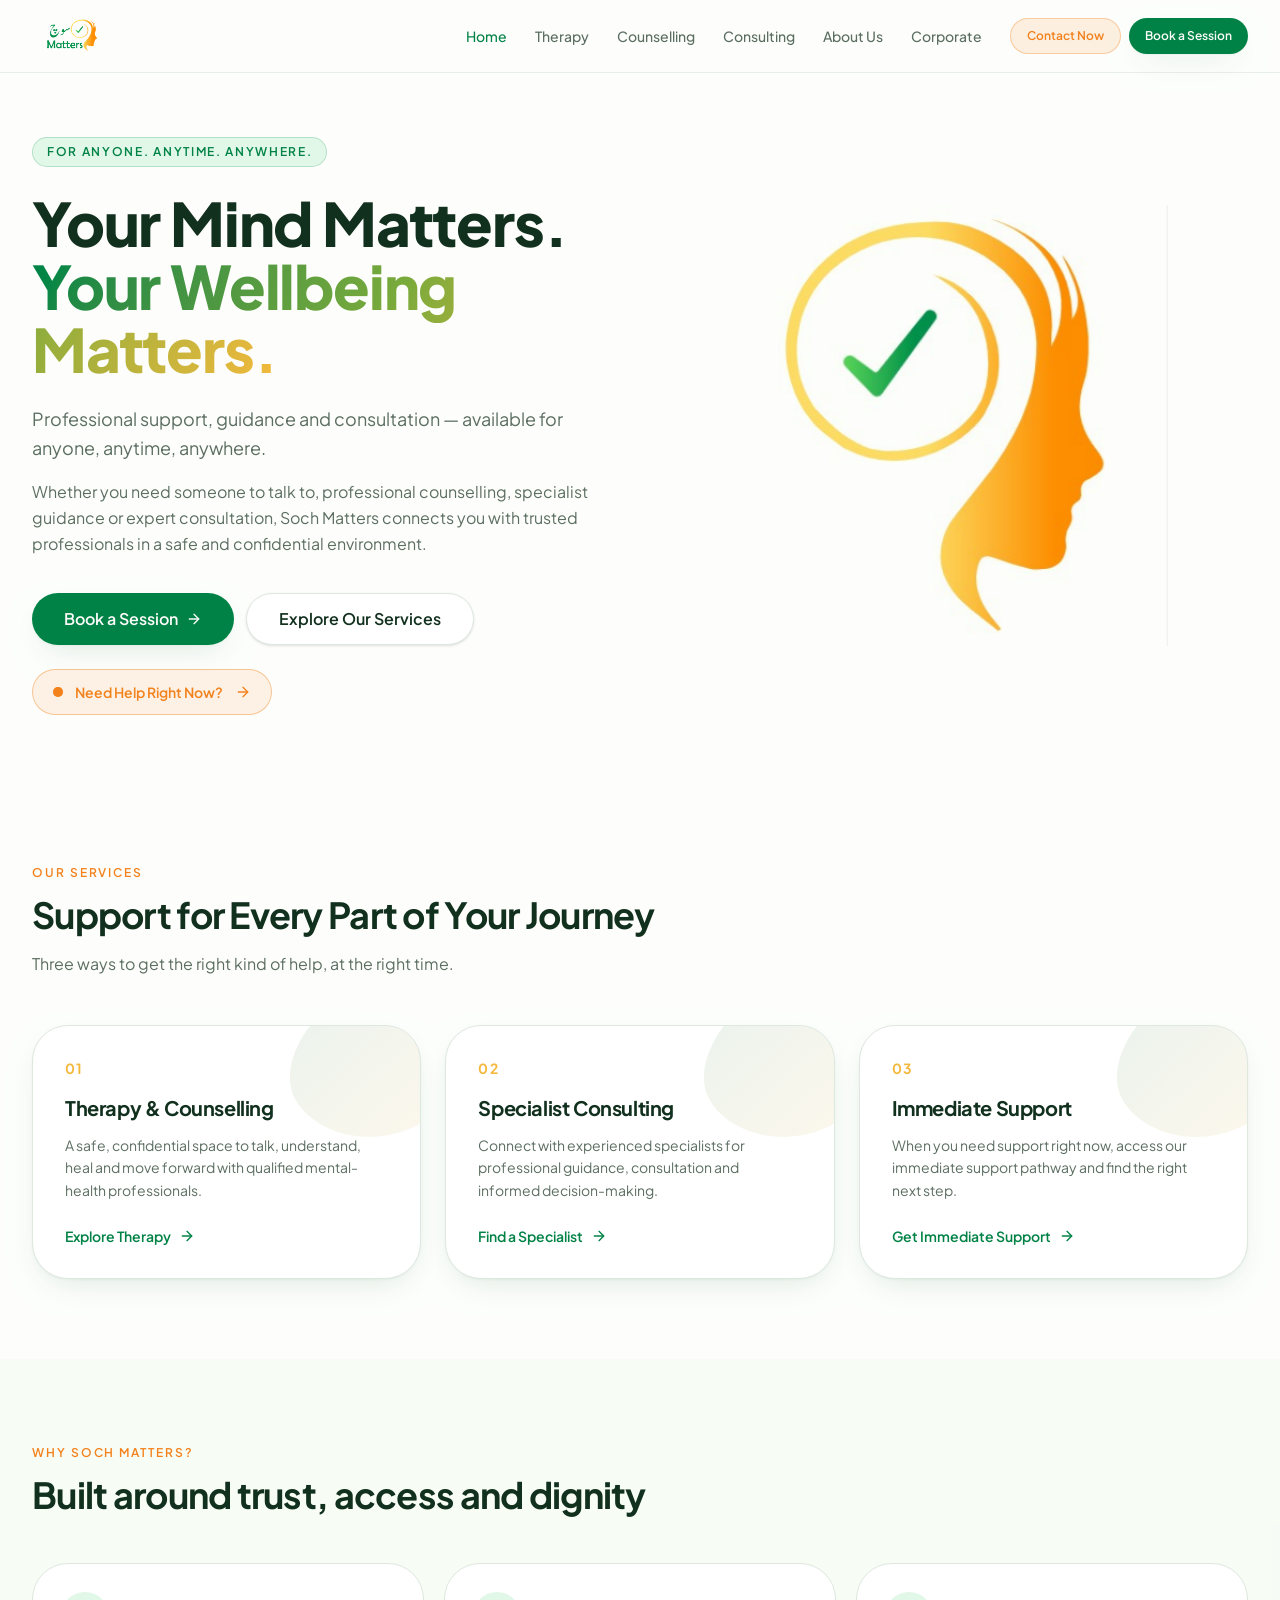
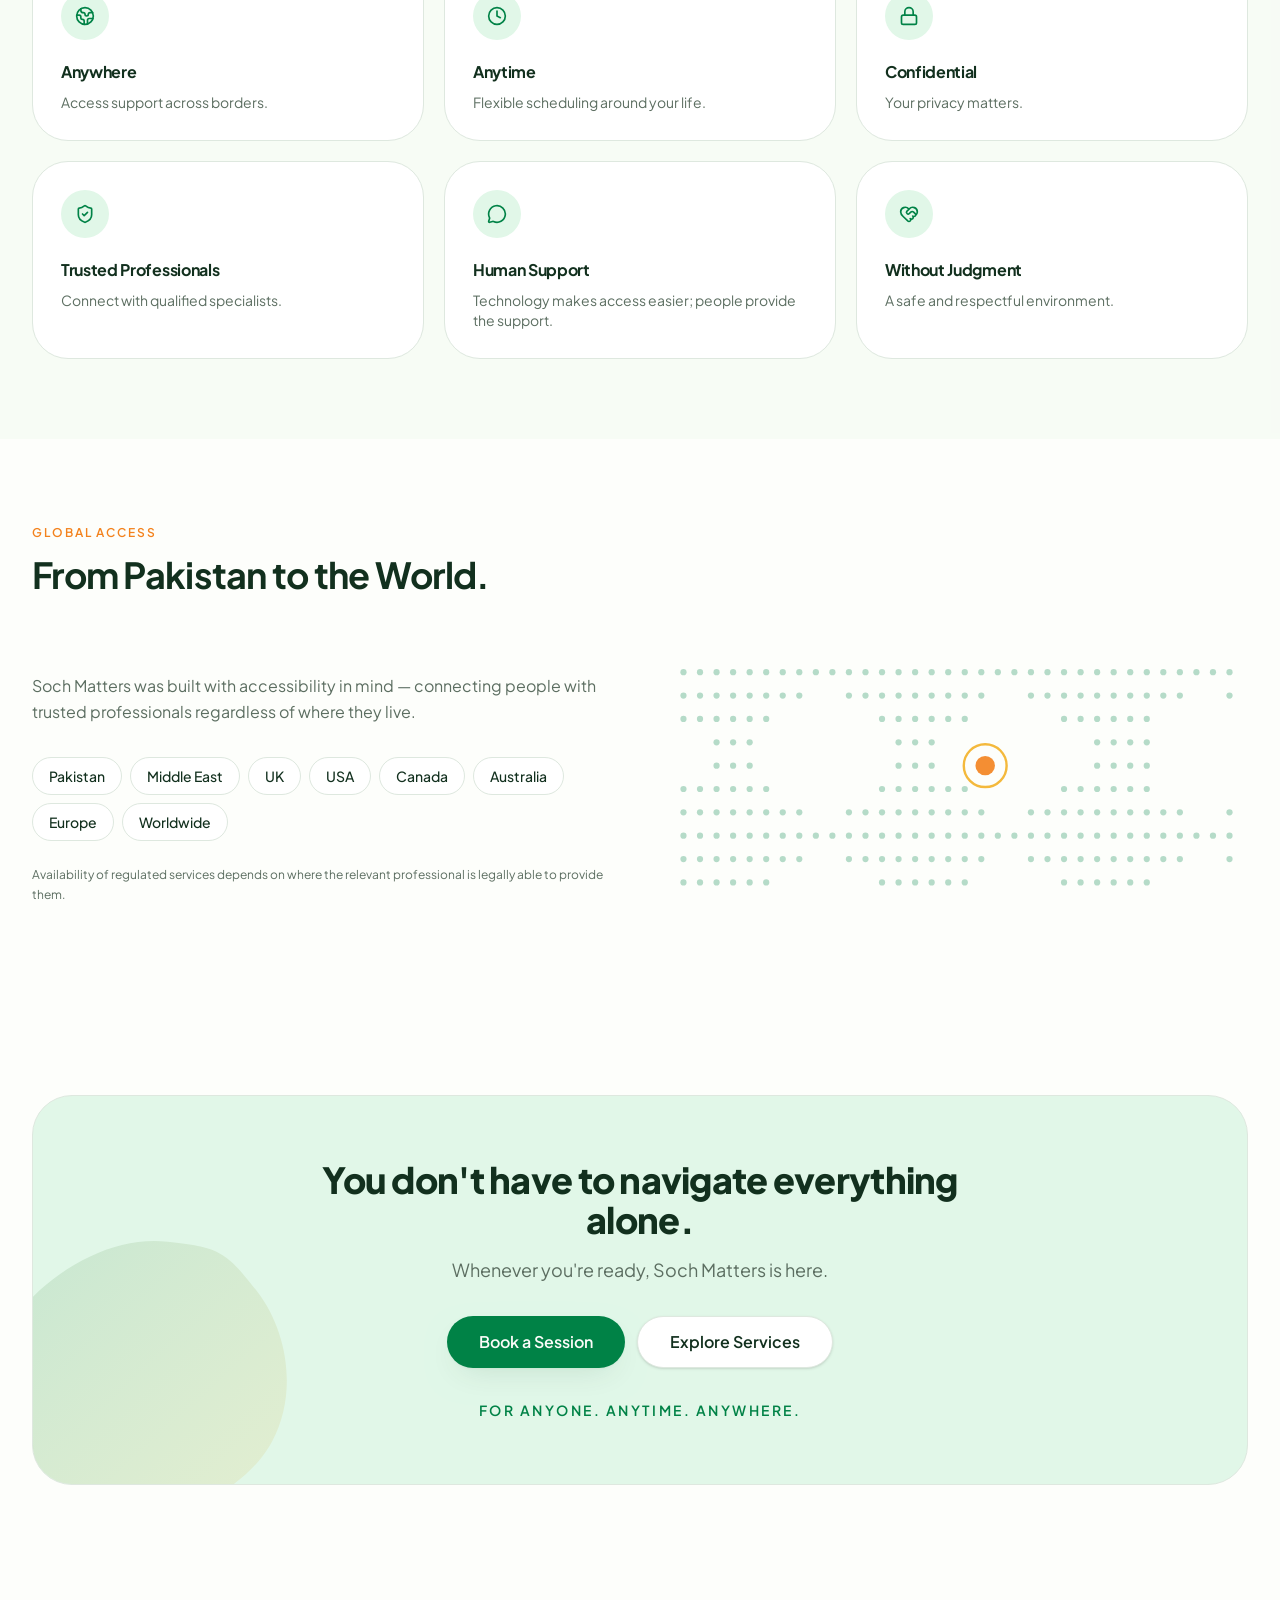
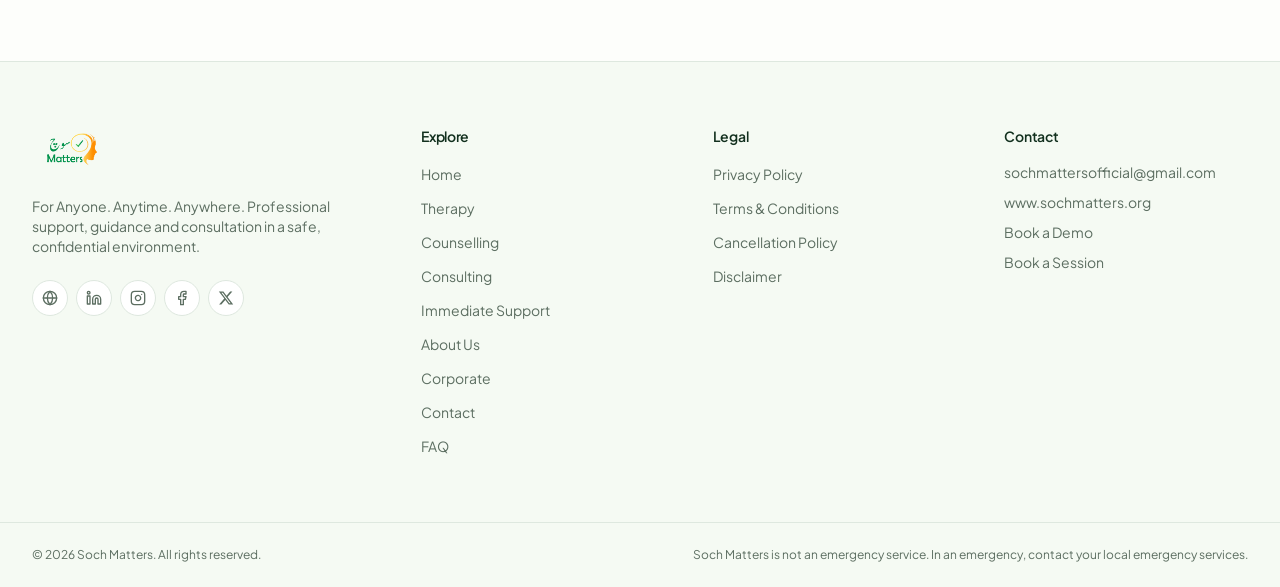
<file: index.html>
<!DOCTYPE html><html lang="en" data-tsd-source="/src/routes/__root.tsx:115:5"><head data-tsd-source="/src/routes/__root.tsx:116:7"><meta charset="utf-8"><meta name="viewport" content="width=device-width, initial-scale=1"><title>Soch Matters — Therapy, Counselling &amp; Specialist Consultation</title><meta name="author" content="Soch Matters"><meta property="og:site_name" content="Soch Matters"><meta name="theme-color" content="#0f7a3d"><meta name="description" content="Your mind matters. Book therapy, counselling or specialist consultation with trusted professionals — for anyone, anytime, anywhere."><meta property="og:title" content="Soch Matters — For Anyone. Anytime. Anywhere."><meta property="og:description" content="Professional support, guidance and consultation in a safe, confidential environment."><meta property="og:type" content="website"><meta name="twitter:card" content="summary_large_image"><link rel="icon" type="image/png" href="favicon.png"><link rel="preconnect" href="https://fonts.googleapis.com"><link rel="preconnect" href="https://fonts.gstatic.com" crossorigin="anonymous"><link rel="stylesheet" href="assets/styles.css"><link rel="stylesheet" href="https://fonts.googleapis.com/css2?family=Plus+Jakarta+Sans:wght@300;400;500;600;700;800&display=swap"></head><body data-tsd-source="/src/routes/__root.tsx:119:7"><a href="#main" class="sr-only focus:not-sr-only focus:absolute focus:left-4 focus:top-4 focus:z-[60] focus:rounded-full focus:bg-primary focus:px-4 focus:py-2 focus:text-sm focus:text-primary-foreground" data-tsd-source="/src/routes/__root.tsx:132:7">Skip to content</a><header class="sticky top-0 z-50 border-b border-border/70 bg-background/85 backdrop-blur-xl" data-tsd-source="/src/components/site/Navbar.tsx:20:5"><nav class="mx-auto grid max-w-7xl grid-cols-[minmax(0,1fr)_auto] items-center gap-4 px-4 py-3 sm:px-6 lg:px-8" aria-label="Main" data-tsd-source="/src/components/site/Navbar.tsx:21:7"><a class="inline-flex items-center gap-3 active" aria-label="Soch Matters home" data-tsd-source="/src/components/site/Logo.tsx:7:5" href="index.html" data-status="active" aria-current="page"><img src="assets/img-83f2485e.png" alt="Soch Matters" width="160" height="80" class="h-11 w-auto sm:h-12" data-tsd-source="/src/components/site/Logo.tsx:8:7"></a><div class="hidden items-center gap-1 lg:flex" data-tsd-source="/src/components/site/Navbar.tsx:27:9"><a class="rounded-full px-3 py-2 text-sm font-medium transition-colors hover:text-primary text-primary" data-tsd-source="/src/components/site/Navbar.tsx:29:13" href="index.html" data-status="active" aria-current="page">Home</a><a class="rounded-full px-3 py-2 text-sm font-medium transition-colors hover:text-primary text-muted-foreground" data-tsd-source="/src/components/site/Navbar.tsx:29:13" href="therapy.html">Therapy</a><a class="rounded-full px-3 py-2 text-sm font-medium transition-colors hover:text-primary text-muted-foreground" data-tsd-source="/src/components/site/Navbar.tsx:29:13" href="counselling.html">Counselling</a><a class="rounded-full px-3 py-2 text-sm font-medium transition-colors hover:text-primary text-muted-foreground" data-tsd-source="/src/components/site/Navbar.tsx:29:13" href="consulting.html">Consulting</a><a class="rounded-full px-3 py-2 text-sm font-medium transition-colors hover:text-primary text-muted-foreground" data-tsd-source="/src/components/site/Navbar.tsx:29:13" href="about.html">About Us</a><a class="rounded-full px-3 py-2 text-sm font-medium transition-colors hover:text-primary text-muted-foreground" data-tsd-source="/src/components/site/Navbar.tsx:29:13" href="corporate.html">Corporate</a><div class="ml-3 flex items-center gap-2" data-tsd-source="/src/components/site/Navbar.tsx:40:11"><a data-tsd-source="/src/components/site/Navbar.tsx:42:15" class="inline-flex items-center justify-center gap-2 whitespace-nowrap rounded-full font-semibold cursor-pointer transition-all duration-200 focus-visible:outline-none focus-visible:ring-2 focus-visible:ring-ring focus-visible:ring-offset-2 focus-visible:ring-offset-background disabled:pointer-events-none disabled:opacity-50 disabled:cursor-not-allowed [&amp;_svg]:pointer-events-none [&amp;_svg]:size-4 [&amp;_svg]:shrink-0 bg-accent/12 text-accent border border-accent/35 hover:bg-accent/20 h-9 px-4 text-xs" href="immediate-support.html">Contact Now</a><a data-tsd-source="/src/components/site/Navbar.tsx:45:15" class="inline-flex items-center justify-center gap-2 whitespace-nowrap rounded-full font-semibold cursor-pointer transition-all duration-200 focus-visible:outline-none focus-visible:ring-2 focus-visible:ring-ring focus-visible:ring-offset-2 focus-visible:ring-offset-background disabled:pointer-events-none disabled:opacity-50 disabled:cursor-not-allowed [&amp;_svg]:pointer-events-none [&amp;_svg]:size-4 [&amp;_svg]:shrink-0 bg-primary text-primary-foreground shadow-soft hover:bg-primary/90 hover:-translate-y-0.5 h-9 px-4 text-xs" href="book.html">Book a Session</a></div></div><button type="button" class="grid size-10 shrink-0 place-items-center rounded-xl border border-border text-foreground lg:hidden" aria-expanded="false" aria-label="Open menu" data-tsd-source="/src/components/site/Navbar.tsx:50:9"><svg xmlns="http://www.w3.org/2000/svg" width="24" height="24" viewBox="0 0 24 24" fill="none" stroke="currentColor" stroke-width="2" stroke-linecap="round" stroke-linejoin="round" class="lucide lucide-menu size-5" aria-hidden="true" data-tsd-source="/src/components/site/Navbar.tsx:57:46"><path d="M4 5h16"></path><path d="M4 12h16"></path><path d="M4 19h16"></path></svg></button></nav></header><main id="main" data-tsd-source="/src/routes/__root.tsx:139:7"><!--$--><section class="relative overflow-hidden bg-background" data-tsd-source="/src/routes/index.tsx:90:7"><div class="mx-auto grid max-w-7xl items-center gap-8 px-4 py-12 sm:px-6 sm:py-16 lg:grid-cols-[1.05fr_0.95fr] lg:gap-14 lg:px-8" data-tsd-source="/src/routes/index.tsx:91:9"><div class="animate-rise-in" data-tsd-source="/src/routes/index.tsx:92:11"><span class="inline-flex items-center rounded-full border border-primary/20 bg-primary-soft px-3.5 py-1.5 text-xs font-semibold uppercase tracking-[0.14em] text-primary" data-tsd-source="/src/routes/index.tsx:93:13">For Anyone. Anytime. Anywhere.</span><h1 class="mt-6 text-4xl font-extrabold leading-[1.05] text-foreground sm:text-6xl" data-tsd-source="/src/routes/index.tsx:96:13">Your Mind Matters.<br data-tsd-source="/src/routes/index.tsx:98:15"><span class="text-gradient-brand" data-tsd-source="/src/routes/index.tsx:99:15">Your Wellbeing Matters.</span></h1><p class="mt-6 max-w-xl text-lg leading-relaxed text-muted-foreground" data-tsd-source="/src/routes/index.tsx:101:13">Professional support, guidance and consultation — available for anyone, anytime, anywhere.</p><p class="mt-4 max-w-xl text-base leading-relaxed text-muted-foreground" data-tsd-source="/src/routes/index.tsx:105:13">Whether you need someone to talk to, professional counselling, specialist guidance or expert consultation, Soch Matters connects you with trusted professionals in a safe and confidential environment.</p><div class="mt-9 flex flex-wrap items-center gap-3" data-tsd-source="/src/routes/index.tsx:110:13"><a data-tsd-source="/src/routes/index.tsx:112:17" class="inline-flex items-center justify-center gap-2 whitespace-nowrap rounded-full font-semibold cursor-pointer transition-all duration-200 focus-visible:outline-none focus-visible:ring-2 focus-visible:ring-ring focus-visible:ring-offset-2 focus-visible:ring-offset-background disabled:pointer-events-none disabled:opacity-50 disabled:cursor-not-allowed [&amp;_svg]:pointer-events-none [&amp;_svg]:size-4 [&amp;_svg]:shrink-0 bg-primary text-primary-foreground shadow-soft hover:bg-primary/90 hover:-translate-y-0.5 h-13 px-8 text-base" href="book.html">Book a Session <svg xmlns="http://www.w3.org/2000/svg" width="24" height="24" viewBox="0 0 24 24" fill="none" stroke="currentColor" stroke-width="2" stroke-linecap="round" stroke-linejoin="round" class="lucide lucide-arrow-right" aria-hidden="true" data-tsd-source="/src/routes/index.tsx:113:34"><path d="M5 12h14"></path><path d="m12 5 7 7-7 7"></path></svg></a><a data-tsd-source="/src/routes/index.tsx:117:17" class="inline-flex items-center justify-center gap-2 whitespace-nowrap rounded-full font-semibold cursor-pointer transition-all duration-200 focus-visible:outline-none focus-visible:ring-2 focus-visible:ring-ring focus-visible:ring-offset-2 focus-visible:ring-offset-background disabled:pointer-events-none disabled:opacity-50 disabled:cursor-not-allowed [&amp;_svg]:pointer-events-none [&amp;_svg]:size-4 [&amp;_svg]:shrink-0 border border-border bg-card text-foreground shadow-sm hover:border-primary/40 hover:bg-primary-soft h-13 px-8 text-base" href="therapy.html">Explore Our Services</a></div><a class="group mt-6 inline-flex items-center gap-3 rounded-full border border-accent/40 bg-accent/10 px-5 py-3 text-sm font-semibold text-accent transition-colors hover:bg-accent/20" data-tsd-source="/src/routes/index.tsx:120:13" href="immediate-support.html"><span class="relative flex size-2.5" data-tsd-source="/src/routes/index.tsx:124:15"><span class="absolute inline-flex size-full animate-ping rounded-full bg-accent opacity-60" data-tsd-source="/src/routes/index.tsx:125:17"></span><span class="relative inline-flex size-2.5 rounded-full bg-accent" data-tsd-source="/src/routes/index.tsx:126:17"></span></span>Need Help Right Now?<svg xmlns="http://www.w3.org/2000/svg" width="24" height="24" viewBox="0 0 24 24" fill="none" stroke="currentColor" stroke-width="2" stroke-linecap="round" stroke-linejoin="round" class="lucide lucide-arrow-right size-4 transition-transform group-hover:translate-x-1" aria-hidden="true" data-tsd-source="/src/routes/index.tsx:129:15"><path d="M5 12h14"></path><path d="m12 5 7 7-7 7"></path></svg></a></div><div class="relative mx-auto flex w-full max-w-lg items-center justify-center" data-tsd-source="/src/routes/index.tsx:133:11"><img src="assets/img-e00fc472.png" alt="Soch Matters head profile with a checkmark inside a golden circle" width="364" height="412" class="h-auto w-full max-w-[220px] object-contain mix-blend-multiply dark:mix-blend-normal sm:max-w-[300px] lg:max-w-[390px]" data-tsd-source="/src/routes/index.tsx:134:13"></div></div></section><section class="py-20" data-tsd-source="/src/components/site/PageHeader.tsx:50:5"><div class="mx-auto max-w-7xl px-4 sm:px-6 lg:px-8" data-tsd-source="/src/components/site/PageHeader.tsx:51:7"><div class="mb-12 max-w-2xl" data-tsd-source="/src/components/site/PageHeader.tsx:53:11"><span class="text-xs font-semibold uppercase tracking-[0.16em] text-accent" data-tsd-source="/src/components/site/PageHeader.tsx:55:15">Our Services</span><h2 class="mt-3 text-3xl font-bold text-foreground sm:text-4xl" data-tsd-source="/src/components/site/PageHeader.tsx:60:15">Support for Every Part of Your Journey</h2><p class="mt-4 text-base leading-relaxed text-muted-foreground" data-tsd-source="/src/components/site/PageHeader.tsx:62:23">Three ways to get the right kind of help, at the right time.</p></div><div class="grid gap-6 md:grid-cols-3" data-tsd-source="/src/routes/index.tsx:151:9"><article class="group relative flex flex-col overflow-hidden rounded-3xl border border-border bg-card p-8 shadow-soft transition-all duration-300 hover:-translate-y-1 hover:shadow-lift" data-tsd-source="/src/routes/index.tsx:153:13"><svg viewBox="0 0 400 400" aria-hidden="true" class="pointer-events-none absolute -right-16 -top-16 size-52 opacity-70 transition-opacity group-hover:opacity-100" data-tsd-source="/src/components/site/MindMotif.tsx:80:5"><defs data-tsd-source="/src/components/site/MindMotif.tsx:81:7"><linearGradient id="blob-g" x1="0" y1="0" x2="1" y2="1" data-tsd-source="/src/components/site/MindMotif.tsx:82:9"><stop offset="0%" stop-color="var(--primary)" data-tsd-source="/src/components/site/MindMotif.tsx:83:11"></stop><stop offset="100%" stop-color="var(--gold)" data-tsd-source="/src/components/site/MindMotif.tsx:84:11"></stop></linearGradient></defs><path fill="url(#blob-g)" opacity="0.14" d="M320 96c34 44 42 110 16 158s-86 78-146 82-124-22-152-70 0-116 40-158 96-70 148-64 60 8 94 52z" data-tsd-source="/src/components/site/MindMotif.tsx:87:7"></path></svg><span class="relative text-sm font-bold tracking-widest text-gold" data-tsd-source="/src/routes/index.tsx:158:15">01</span><h3 class="relative mt-4 text-xl font-bold text-foreground" data-tsd-source="/src/routes/index.tsx:159:15">Therapy &amp; Counselling</h3><p class="relative mt-3 flex-1 text-sm leading-relaxed text-muted-foreground" data-tsd-source="/src/routes/index.tsx:160:15">A safe, confidential space to talk, understand, heal and move forward with qualified mental-health professionals.</p><a class="relative mt-6 inline-flex items-center gap-2 text-sm font-semibold text-primary" data-tsd-source="/src/routes/index.tsx:163:15" href="therapy.html">Explore Therapy<svg xmlns="http://www.w3.org/2000/svg" width="24" height="24" viewBox="0 0 24 24" fill="none" stroke="currentColor" stroke-width="2" stroke-linecap="round" stroke-linejoin="round" class="lucide lucide-arrow-right size-4 transition-transform group-hover:translate-x-1" aria-hidden="true" data-tsd-source="/src/routes/index.tsx:168:17"><path d="M5 12h14"></path><path d="m12 5 7 7-7 7"></path></svg></a></article><article class="group relative flex flex-col overflow-hidden rounded-3xl border border-border bg-card p-8 shadow-soft transition-all duration-300 hover:-translate-y-1 hover:shadow-lift" data-tsd-source="/src/routes/index.tsx:153:13"><svg viewBox="0 0 400 400" aria-hidden="true" class="pointer-events-none absolute -right-16 -top-16 size-52 opacity-70 transition-opacity group-hover:opacity-100" data-tsd-source="/src/components/site/MindMotif.tsx:80:5"><defs data-tsd-source="/src/components/site/MindMotif.tsx:81:7"><linearGradient id="blob-g" x1="0" y1="0" x2="1" y2="1" data-tsd-source="/src/components/site/MindMotif.tsx:82:9"><stop offset="0%" stop-color="var(--primary)" data-tsd-source="/src/components/site/MindMotif.tsx:83:11"></stop><stop offset="100%" stop-color="var(--gold)" data-tsd-source="/src/components/site/MindMotif.tsx:84:11"></stop></linearGradient></defs><path fill="url(#blob-g)" opacity="0.14" d="M320 96c34 44 42 110 16 158s-86 78-146 82-124-22-152-70 0-116 40-158 96-70 148-64 60 8 94 52z" data-tsd-source="/src/components/site/MindMotif.tsx:87:7"></path></svg><span class="relative text-sm font-bold tracking-widest text-gold" data-tsd-source="/src/routes/index.tsx:158:15">02</span><h3 class="relative mt-4 text-xl font-bold text-foreground" data-tsd-source="/src/routes/index.tsx:159:15">Specialist Consulting</h3><p class="relative mt-3 flex-1 text-sm leading-relaxed text-muted-foreground" data-tsd-source="/src/routes/index.tsx:160:15">Connect with experienced specialists for professional guidance, consultation and informed decision-making.</p><a class="relative mt-6 inline-flex items-center gap-2 text-sm font-semibold text-primary" data-tsd-source="/src/routes/index.tsx:163:15" href="consulting.html">Find a Specialist<svg xmlns="http://www.w3.org/2000/svg" width="24" height="24" viewBox="0 0 24 24" fill="none" stroke="currentColor" stroke-width="2" stroke-linecap="round" stroke-linejoin="round" class="lucide lucide-arrow-right size-4 transition-transform group-hover:translate-x-1" aria-hidden="true" data-tsd-source="/src/routes/index.tsx:168:17"><path d="M5 12h14"></path><path d="m12 5 7 7-7 7"></path></svg></a></article><article class="group relative flex flex-col overflow-hidden rounded-3xl border border-border bg-card p-8 shadow-soft transition-all duration-300 hover:-translate-y-1 hover:shadow-lift" data-tsd-source="/src/routes/index.tsx:153:13"><svg viewBox="0 0 400 400" aria-hidden="true" class="pointer-events-none absolute -right-16 -top-16 size-52 opacity-70 transition-opacity group-hover:opacity-100" data-tsd-source="/src/components/site/MindMotif.tsx:80:5"><defs data-tsd-source="/src/components/site/MindMotif.tsx:81:7"><linearGradient id="blob-g" x1="0" y1="0" x2="1" y2="1" data-tsd-source="/src/components/site/MindMotif.tsx:82:9"><stop offset="0%" stop-color="var(--primary)" data-tsd-source="/src/components/site/MindMotif.tsx:83:11"></stop><stop offset="100%" stop-color="var(--gold)" data-tsd-source="/src/components/site/MindMotif.tsx:84:11"></stop></linearGradient></defs><path fill="url(#blob-g)" opacity="0.14" d="M320 96c34 44 42 110 16 158s-86 78-146 82-124-22-152-70 0-116 40-158 96-70 148-64 60 8 94 52z" data-tsd-source="/src/components/site/MindMotif.tsx:87:7"></path></svg><span class="relative text-sm font-bold tracking-widest text-gold" data-tsd-source="/src/routes/index.tsx:158:15">03</span><h3 class="relative mt-4 text-xl font-bold text-foreground" data-tsd-source="/src/routes/index.tsx:159:15">Immediate Support</h3><p class="relative mt-3 flex-1 text-sm leading-relaxed text-muted-foreground" data-tsd-source="/src/routes/index.tsx:160:15">When you need support right now, access our immediate support pathway and find the right next step.</p><a class="relative mt-6 inline-flex items-center gap-2 text-sm font-semibold text-primary" data-tsd-source="/src/routes/index.tsx:163:15" href="immediate-support.html">Get Immediate Support<svg xmlns="http://www.w3.org/2000/svg" width="24" height="24" viewBox="0 0 24 24" fill="none" stroke="currentColor" stroke-width="2" stroke-linecap="round" stroke-linejoin="round" class="lucide lucide-arrow-right size-4 transition-transform group-hover:translate-x-1" aria-hidden="true" data-tsd-source="/src/routes/index.tsx:168:17"><path d="M5 12h14"></path><path d="m12 5 7 7-7 7"></path></svg></a></article></div></div></section><section class="bg-secondary/40 py-20" data-tsd-source="/src/components/site/PageHeader.tsx:50:5"><div class="mx-auto max-w-7xl px-4 sm:px-6 lg:px-8" data-tsd-source="/src/components/site/PageHeader.tsx:51:7"><div class="mb-12 max-w-2xl" data-tsd-source="/src/components/site/PageHeader.tsx:53:11"><span class="text-xs font-semibold uppercase tracking-[0.16em] text-accent" data-tsd-source="/src/components/site/PageHeader.tsx:55:15">Why Soch Matters?</span><h2 class="mt-3 text-3xl font-bold text-foreground sm:text-4xl" data-tsd-source="/src/components/site/PageHeader.tsx:60:15">Built around trust, access and dignity</h2></div><div class="grid gap-5 sm:grid-cols-2 lg:grid-cols-3" data-tsd-source="/src/routes/index.tsx:181:9"><div class="rounded-3xl border border-border bg-card p-7 transition-shadow hover:shadow-soft" data-tsd-source="/src/routes/index.tsx:183:13"><span class="grid size-12 place-items-center rounded-2xl bg-primary-soft text-primary" data-tsd-source="/src/routes/index.tsx:187:15"><svg xmlns="http://www.w3.org/2000/svg" width="24" height="24" viewBox="0 0 24 24" fill="none" stroke="currentColor" stroke-width="2" stroke-linecap="round" stroke-linejoin="round" class="lucide lucide-earth size-5" aria-hidden="true" data-tsd-source="/src/routes/index.tsx:188:17"><path d="M21.54 15H17a2 2 0 0 0-2 2v4.54"></path><path d="M7 3.34V5a3 3 0 0 0 3 3a2 2 0 0 1 2 2c0 1.1.9 2 2 2a2 2 0 0 0 2-2c0-1.1.9-2 2-2h3.17"></path><path d="M11 21.95V18a2 2 0 0 0-2-2a2 2 0 0 1-2-2v-1a2 2 0 0 0-2-2H2.05"></path><circle cx="12" cy="12" r="10"></circle></svg></span><h3 class="mt-5 text-base font-bold text-foreground" data-tsd-source="/src/routes/index.tsx:190:15">Anywhere</h3><p class="mt-2 text-sm text-muted-foreground" data-tsd-source="/src/routes/index.tsx:191:15">Access support across borders.</p></div><div class="rounded-3xl border border-border bg-card p-7 transition-shadow hover:shadow-soft" data-tsd-source="/src/routes/index.tsx:183:13"><span class="grid size-12 place-items-center rounded-2xl bg-primary-soft text-primary" data-tsd-source="/src/routes/index.tsx:187:15"><svg xmlns="http://www.w3.org/2000/svg" width="24" height="24" viewBox="0 0 24 24" fill="none" stroke="currentColor" stroke-width="2" stroke-linecap="round" stroke-linejoin="round" class="lucide lucide-clock size-5" aria-hidden="true" data-tsd-source="/src/routes/index.tsx:188:17"><circle cx="12" cy="12" r="10"></circle><path d="M12 6v6l4 2"></path></svg></span><h3 class="mt-5 text-base font-bold text-foreground" data-tsd-source="/src/routes/index.tsx:190:15">Anytime</h3><p class="mt-2 text-sm text-muted-foreground" data-tsd-source="/src/routes/index.tsx:191:15">Flexible scheduling around your life.</p></div><div class="rounded-3xl border border-border bg-card p-7 transition-shadow hover:shadow-soft" data-tsd-source="/src/routes/index.tsx:183:13"><span class="grid size-12 place-items-center rounded-2xl bg-primary-soft text-primary" data-tsd-source="/src/routes/index.tsx:187:15"><svg xmlns="http://www.w3.org/2000/svg" width="24" height="24" viewBox="0 0 24 24" fill="none" stroke="currentColor" stroke-width="2" stroke-linecap="round" stroke-linejoin="round" class="lucide lucide-lock size-5" aria-hidden="true" data-tsd-source="/src/routes/index.tsx:188:17"><rect width="18" height="11" x="3" y="11" rx="2" ry="2"></rect><path d="M7 11V7a5 5 0 0 1 10 0v4"></path></svg></span><h3 class="mt-5 text-base font-bold text-foreground" data-tsd-source="/src/routes/index.tsx:190:15">Confidential</h3><p class="mt-2 text-sm text-muted-foreground" data-tsd-source="/src/routes/index.tsx:191:15">Your privacy matters.</p></div><div class="rounded-3xl border border-border bg-card p-7 transition-shadow hover:shadow-soft" data-tsd-source="/src/routes/index.tsx:183:13"><span class="grid size-12 place-items-center rounded-2xl bg-primary-soft text-primary" data-tsd-source="/src/routes/index.tsx:187:15"><svg xmlns="http://www.w3.org/2000/svg" width="24" height="24" viewBox="0 0 24 24" fill="none" stroke="currentColor" stroke-width="2" stroke-linecap="round" stroke-linejoin="round" class="lucide lucide-shield-check size-5" aria-hidden="true" data-tsd-source="/src/routes/index.tsx:188:17"><path d="M20 13c0 5-3.5 7.5-7.66 8.95a1 1 0 0 1-.67-.01C7.5 20.5 4 18 4 13V6a1 1 0 0 1 1-1c2 0 4.5-1.2 6.24-2.72a1.17 1.17 0 0 1 1.52 0C14.51 3.81 17 5 19 5a1 1 0 0 1 1 1z"></path><path d="m9 12 2 2 4-4"></path></svg></span><h3 class="mt-5 text-base font-bold text-foreground" data-tsd-source="/src/routes/index.tsx:190:15">Trusted Professionals</h3><p class="mt-2 text-sm text-muted-foreground" data-tsd-source="/src/routes/index.tsx:191:15">Connect with qualified specialists.</p></div><div class="rounded-3xl border border-border bg-card p-7 transition-shadow hover:shadow-soft" data-tsd-source="/src/routes/index.tsx:183:13"><span class="grid size-12 place-items-center rounded-2xl bg-primary-soft text-primary" data-tsd-source="/src/routes/index.tsx:187:15"><svg xmlns="http://www.w3.org/2000/svg" width="24" height="24" viewBox="0 0 24 24" fill="none" stroke="currentColor" stroke-width="2" stroke-linecap="round" stroke-linejoin="round" class="lucide lucide-message-circle size-5" aria-hidden="true" data-tsd-source="/src/routes/index.tsx:188:17"><path d="M2.992 16.342a2 2 0 0 1 .094 1.167l-1.065 3.29a1 1 0 0 0 1.236 1.168l3.413-.998a2 2 0 0 1 1.099.092 10 10 0 1 0-4.777-4.719"></path></svg></span><h3 class="mt-5 text-base font-bold text-foreground" data-tsd-source="/src/routes/index.tsx:190:15">Human Support</h3><p class="mt-2 text-sm text-muted-foreground" data-tsd-source="/src/routes/index.tsx:191:15">Technology makes access easier; people provide the support.</p></div><div class="rounded-3xl border border-border bg-card p-7 transition-shadow hover:shadow-soft" data-tsd-source="/src/routes/index.tsx:183:13"><span class="grid size-12 place-items-center rounded-2xl bg-primary-soft text-primary" data-tsd-source="/src/routes/index.tsx:187:15"><svg xmlns="http://www.w3.org/2000/svg" width="24" height="24" viewBox="0 0 24 24" fill="none" stroke="currentColor" stroke-width="2" stroke-linecap="round" stroke-linejoin="round" class="lucide lucide-heart-handshake size-5" aria-hidden="true" data-tsd-source="/src/routes/index.tsx:188:17"><path d="M19.414 14.414C21 12.828 22 11.5 22 9.5a5.5 5.5 0 0 0-9.591-3.676.6.6 0 0 1-.818.001A5.5 5.5 0 0 0 2 9.5c0 2.3 1.5 4 3 5.5l5.535 5.362a2 2 0 0 0 2.879.052 2.12 2.12 0 0 0-.004-3 2.124 2.124 0 1 0 3-3 2.124 2.124 0 0 0 3.004 0 2 2 0 0 0 0-2.828l-1.881-1.882a2.41 2.41 0 0 0-3.409 0l-1.71 1.71a2 2 0 0 1-2.828 0 2 2 0 0 1 0-2.828l2.823-2.762"></path></svg></span><h3 class="mt-5 text-base font-bold text-foreground" data-tsd-source="/src/routes/index.tsx:190:15">Without Judgment</h3><p class="mt-2 text-sm text-muted-foreground" data-tsd-source="/src/routes/index.tsx:191:15">A safe and respectful environment.</p></div></div></div></section><section class="py-20" data-tsd-source="/src/components/site/PageHeader.tsx:50:5"><div class="mx-auto max-w-7xl px-4 sm:px-6 lg:px-8" data-tsd-source="/src/components/site/PageHeader.tsx:51:7"><div class="mb-12 max-w-2xl" data-tsd-source="/src/components/site/PageHeader.tsx:53:11"><span class="text-xs font-semibold uppercase tracking-[0.16em] text-accent" data-tsd-source="/src/components/site/PageHeader.tsx:55:15">Global Access</span><h2 class="mt-3 text-3xl font-bold text-foreground sm:text-4xl" data-tsd-source="/src/components/site/PageHeader.tsx:60:15">From Pakistan to the World.</h2></div><div class="grid items-center gap-12 lg:grid-cols-[1fr_1fr]" data-tsd-source="/src/routes/index.tsx:199:9"><div data-tsd-source="/src/routes/index.tsx:200:11"><p class="max-w-xl text-base leading-relaxed text-muted-foreground" data-tsd-source="/src/routes/index.tsx:201:13">Soch Matters was built with accessibility in mind — connecting people with trusted professionals regardless of where they live.</p><ul class="mt-8 flex flex-wrap gap-2" data-tsd-source="/src/routes/index.tsx:205:13"><li class="rounded-full border border-border bg-card px-4 py-2 text-sm font-medium text-foreground" data-tsd-source="/src/routes/index.tsx:207:17">Pakistan</li><li class="rounded-full border border-border bg-card px-4 py-2 text-sm font-medium text-foreground" data-tsd-source="/src/routes/index.tsx:207:17">Middle East</li><li class="rounded-full border border-border bg-card px-4 py-2 text-sm font-medium text-foreground" data-tsd-source="/src/routes/index.tsx:207:17">UK</li><li class="rounded-full border border-border bg-card px-4 py-2 text-sm font-medium text-foreground" data-tsd-source="/src/routes/index.tsx:207:17">USA</li><li class="rounded-full border border-border bg-card px-4 py-2 text-sm font-medium text-foreground" data-tsd-source="/src/routes/index.tsx:207:17">Canada</li><li class="rounded-full border border-border bg-card px-4 py-2 text-sm font-medium text-foreground" data-tsd-source="/src/routes/index.tsx:207:17">Australia</li><li class="rounded-full border border-border bg-card px-4 py-2 text-sm font-medium text-foreground" data-tsd-source="/src/routes/index.tsx:207:17">Europe</li><li class="rounded-full border border-border bg-card px-4 py-2 text-sm font-medium text-foreground" data-tsd-source="/src/routes/index.tsx:207:17">Worldwide</li></ul><p class="mt-6 max-w-xl text-xs leading-relaxed text-muted-foreground" data-tsd-source="/src/routes/index.tsx:215:13">Availability of regulated services depends on where the relevant professional is legally able to provide them.</p></div><svg viewBox="0 0 600 300" role="img" aria-label="Abstract dotted world map" class="w-full" data-tsd-source="/src/routes/index.tsx:220:11"><g fill="var(--primary)" opacity="0.28" data-tsd-source="/src/routes/index.tsx:226:13"><circle cx="20" cy="30" r="3.2" data-tsd-source="/src/routes/index.tsx:234:34"></circle><circle cx="37" cy="30" r="3.2" data-tsd-source="/src/routes/index.tsx:234:34"></circle><circle cx="54" cy="30" r="3.2" data-tsd-source="/src/routes/index.tsx:234:34"></circle><circle cx="71" cy="30" r="3.2" data-tsd-source="/src/routes/index.tsx:234:34"></circle><circle cx="88" cy="30" r="3.2" data-tsd-source="/src/routes/index.tsx:234:34"></circle><circle cx="105" cy="30" r="3.2" data-tsd-source="/src/routes/index.tsx:234:34"></circle><circle cx="122" cy="30" r="3.2" data-tsd-source="/src/routes/index.tsx:234:34"></circle><circle cx="139" cy="30" r="3.2" data-tsd-source="/src/routes/index.tsx:234:34"></circle><circle cx="156" cy="30" r="3.2" data-tsd-source="/src/routes/index.tsx:234:34"></circle><circle cx="173" cy="30" r="3.2" data-tsd-source="/src/routes/index.tsx:234:34"></circle><circle cx="190" cy="30" r="3.2" data-tsd-source="/src/routes/index.tsx:234:34"></circle><circle cx="207" cy="30" r="3.2" data-tsd-source="/src/routes/index.tsx:234:34"></circle><circle cx="224" cy="30" r="3.2" data-tsd-source="/src/routes/index.tsx:234:34"></circle><circle cx="241" cy="30" r="3.2" data-tsd-source="/src/routes/index.tsx:234:34"></circle><circle cx="258" cy="30" r="3.2" data-tsd-source="/src/routes/index.tsx:234:34"></circle><circle cx="275" cy="30" r="3.2" data-tsd-source="/src/routes/index.tsx:234:34"></circle><circle cx="292" cy="30" r="3.2" data-tsd-source="/src/routes/index.tsx:234:34"></circle><circle cx="309" cy="30" r="3.2" data-tsd-source="/src/routes/index.tsx:234:34"></circle><circle cx="326" cy="30" r="3.2" data-tsd-source="/src/routes/index.tsx:234:34"></circle><circle cx="343" cy="30" r="3.2" data-tsd-source="/src/routes/index.tsx:234:34"></circle><circle cx="360" cy="30" r="3.2" data-tsd-source="/src/routes/index.tsx:234:34"></circle><circle cx="377" cy="30" r="3.2" data-tsd-source="/src/routes/index.tsx:234:34"></circle><circle cx="394" cy="30" r="3.2" data-tsd-source="/src/routes/index.tsx:234:34"></circle><circle cx="411" cy="30" r="3.2" data-tsd-source="/src/routes/index.tsx:234:34"></circle><circle cx="428" cy="30" r="3.2" data-tsd-source="/src/routes/index.tsx:234:34"></circle><circle cx="445" cy="30" r="3.2" data-tsd-source="/src/routes/index.tsx:234:34"></circle><circle cx="462" cy="30" r="3.2" data-tsd-source="/src/routes/index.tsx:234:34"></circle><circle cx="479" cy="30" r="3.2" data-tsd-source="/src/routes/index.tsx:234:34"></circle><circle cx="496" cy="30" r="3.2" data-tsd-source="/src/routes/index.tsx:234:34"></circle><circle cx="513" cy="30" r="3.2" data-tsd-source="/src/routes/index.tsx:234:34"></circle><circle cx="530" cy="30" r="3.2" data-tsd-source="/src/routes/index.tsx:234:34"></circle><circle cx="547" cy="30" r="3.2" data-tsd-source="/src/routes/index.tsx:234:34"></circle><circle cx="564" cy="30" r="3.2" data-tsd-source="/src/routes/index.tsx:234:34"></circle><circle cx="581" cy="30" r="3.2" data-tsd-source="/src/routes/index.tsx:234:34"></circle><circle cx="20" cy="54" r="3.2" data-tsd-source="/src/routes/index.tsx:234:34"></circle><circle cx="37" cy="54" r="3.2" data-tsd-source="/src/routes/index.tsx:234:34"></circle><circle cx="54" cy="54" r="3.2" data-tsd-source="/src/routes/index.tsx:234:34"></circle><circle cx="71" cy="54" r="3.2" data-tsd-source="/src/routes/index.tsx:234:34"></circle><circle cx="88" cy="54" r="3.2" data-tsd-source="/src/routes/index.tsx:234:34"></circle><circle cx="105" cy="54" r="3.2" data-tsd-source="/src/routes/index.tsx:234:34"></circle><circle cx="122" cy="54" r="3.2" data-tsd-source="/src/routes/index.tsx:234:34"></circle><circle cx="139" cy="54" r="3.2" data-tsd-source="/src/routes/index.tsx:234:34"></circle><circle cx="190" cy="54" r="3.2" data-tsd-source="/src/routes/index.tsx:234:34"></circle><circle cx="207" cy="54" r="3.2" data-tsd-source="/src/routes/index.tsx:234:34"></circle><circle cx="224" cy="54" r="3.2" data-tsd-source="/src/routes/index.tsx:234:34"></circle><circle cx="241" cy="54" r="3.2" data-tsd-source="/src/routes/index.tsx:234:34"></circle><circle cx="258" cy="54" r="3.2" data-tsd-source="/src/routes/index.tsx:234:34"></circle><circle cx="275" cy="54" r="3.2" data-tsd-source="/src/routes/index.tsx:234:34"></circle><circle cx="292" cy="54" r="3.2" data-tsd-source="/src/routes/index.tsx:234:34"></circle><circle cx="309" cy="54" r="3.2" data-tsd-source="/src/routes/index.tsx:234:34"></circle><circle cx="326" cy="54" r="3.2" data-tsd-source="/src/routes/index.tsx:234:34"></circle><circle cx="377" cy="54" r="3.2" data-tsd-source="/src/routes/index.tsx:234:34"></circle><circle cx="394" cy="54" r="3.2" data-tsd-source="/src/routes/index.tsx:234:34"></circle><circle cx="411" cy="54" r="3.2" data-tsd-source="/src/routes/index.tsx:234:34"></circle><circle cx="428" cy="54" r="3.2" data-tsd-source="/src/routes/index.tsx:234:34"></circle><circle cx="445" cy="54" r="3.2" data-tsd-source="/src/routes/index.tsx:234:34"></circle><circle cx="462" cy="54" r="3.2" data-tsd-source="/src/routes/index.tsx:234:34"></circle><circle cx="479" cy="54" r="3.2" data-tsd-source="/src/routes/index.tsx:234:34"></circle><circle cx="496" cy="54" r="3.2" data-tsd-source="/src/routes/index.tsx:234:34"></circle><circle cx="513" cy="54" r="3.2" data-tsd-source="/src/routes/index.tsx:234:34"></circle><circle cx="530" cy="54" r="3.2" data-tsd-source="/src/routes/index.tsx:234:34"></circle><circle cx="581" cy="54" r="3.2" data-tsd-source="/src/routes/index.tsx:234:34"></circle><circle cx="20" cy="78" r="3.2" data-tsd-source="/src/routes/index.tsx:234:34"></circle><circle cx="37" cy="78" r="3.2" data-tsd-source="/src/routes/index.tsx:234:34"></circle><circle cx="54" cy="78" r="3.2" data-tsd-source="/src/routes/index.tsx:234:34"></circle><circle cx="71" cy="78" r="3.2" data-tsd-source="/src/routes/index.tsx:234:34"></circle><circle cx="88" cy="78" r="3.2" data-tsd-source="/src/routes/index.tsx:234:34"></circle><circle cx="105" cy="78" r="3.2" data-tsd-source="/src/routes/index.tsx:234:34"></circle><circle cx="224" cy="78" r="3.2" data-tsd-source="/src/routes/index.tsx:234:34"></circle><circle cx="241" cy="78" r="3.2" data-tsd-source="/src/routes/index.tsx:234:34"></circle><circle cx="258" cy="78" r="3.2" data-tsd-source="/src/routes/index.tsx:234:34"></circle><circle cx="275" cy="78" r="3.2" data-tsd-source="/src/routes/index.tsx:234:34"></circle><circle cx="292" cy="78" r="3.2" data-tsd-source="/src/routes/index.tsx:234:34"></circle><circle cx="309" cy="78" r="3.2" data-tsd-source="/src/routes/index.tsx:234:34"></circle><circle cx="411" cy="78" r="3.2" data-tsd-source="/src/routes/index.tsx:234:34"></circle><circle cx="428" cy="78" r="3.2" data-tsd-source="/src/routes/index.tsx:234:34"></circle><circle cx="445" cy="78" r="3.2" data-tsd-source="/src/routes/index.tsx:234:34"></circle><circle cx="462" cy="78" r="3.2" data-tsd-source="/src/routes/index.tsx:234:34"></circle><circle cx="479" cy="78" r="3.2" data-tsd-source="/src/routes/index.tsx:234:34"></circle><circle cx="496" cy="78" r="3.2" data-tsd-source="/src/routes/index.tsx:234:34"></circle><circle cx="54" cy="102" r="3.2" data-tsd-source="/src/routes/index.tsx:234:34"></circle><circle cx="71" cy="102" r="3.2" data-tsd-source="/src/routes/index.tsx:234:34"></circle><circle cx="88" cy="102" r="3.2" data-tsd-source="/src/routes/index.tsx:234:34"></circle><circle cx="241" cy="102" r="3.2" data-tsd-source="/src/routes/index.tsx:234:34"></circle><circle cx="258" cy="102" r="3.2" data-tsd-source="/src/routes/index.tsx:234:34"></circle><circle cx="275" cy="102" r="3.2" data-tsd-source="/src/routes/index.tsx:234:34"></circle><circle cx="445" cy="102" r="3.2" data-tsd-source="/src/routes/index.tsx:234:34"></circle><circle cx="462" cy="102" r="3.2" data-tsd-source="/src/routes/index.tsx:234:34"></circle><circle cx="479" cy="102" r="3.2" data-tsd-source="/src/routes/index.tsx:234:34"></circle><circle cx="496" cy="102" r="3.2" data-tsd-source="/src/routes/index.tsx:234:34"></circle><circle cx="54" cy="126" r="3.2" data-tsd-source="/src/routes/index.tsx:234:34"></circle><circle cx="71" cy="126" r="3.2" data-tsd-source="/src/routes/index.tsx:234:34"></circle><circle cx="88" cy="126" r="3.2" data-tsd-source="/src/routes/index.tsx:234:34"></circle><circle cx="241" cy="126" r="3.2" data-tsd-source="/src/routes/index.tsx:234:34"></circle><circle cx="258" cy="126" r="3.2" data-tsd-source="/src/routes/index.tsx:234:34"></circle><circle cx="275" cy="126" r="3.2" data-tsd-source="/src/routes/index.tsx:234:34"></circle><circle cx="445" cy="126" r="3.2" data-tsd-source="/src/routes/index.tsx:234:34"></circle><circle cx="462" cy="126" r="3.2" data-tsd-source="/src/routes/index.tsx:234:34"></circle><circle cx="479" cy="126" r="3.2" data-tsd-source="/src/routes/index.tsx:234:34"></circle><circle cx="496" cy="126" r="3.2" data-tsd-source="/src/routes/index.tsx:234:34"></circle><circle cx="20" cy="150" r="3.2" data-tsd-source="/src/routes/index.tsx:234:34"></circle><circle cx="37" cy="150" r="3.2" data-tsd-source="/src/routes/index.tsx:234:34"></circle><circle cx="54" cy="150" r="3.2" data-tsd-source="/src/routes/index.tsx:234:34"></circle><circle cx="71" cy="150" r="3.2" data-tsd-source="/src/routes/index.tsx:234:34"></circle><circle cx="88" cy="150" r="3.2" data-tsd-source="/src/routes/index.tsx:234:34"></circle><circle cx="105" cy="150" r="3.2" data-tsd-source="/src/routes/index.tsx:234:34"></circle><circle cx="224" cy="150" r="3.2" data-tsd-source="/src/routes/index.tsx:234:34"></circle><circle cx="241" cy="150" r="3.2" data-tsd-source="/src/routes/index.tsx:234:34"></circle><circle cx="258" cy="150" r="3.2" data-tsd-source="/src/routes/index.tsx:234:34"></circle><circle cx="275" cy="150" r="3.2" data-tsd-source="/src/routes/index.tsx:234:34"></circle><circle cx="292" cy="150" r="3.2" data-tsd-source="/src/routes/index.tsx:234:34"></circle><circle cx="309" cy="150" r="3.2" data-tsd-source="/src/routes/index.tsx:234:34"></circle><circle cx="411" cy="150" r="3.2" data-tsd-source="/src/routes/index.tsx:234:34"></circle><circle cx="428" cy="150" r="3.2" data-tsd-source="/src/routes/index.tsx:234:34"></circle><circle cx="445" cy="150" r="3.2" data-tsd-source="/src/routes/index.tsx:234:34"></circle><circle cx="462" cy="150" r="3.2" data-tsd-source="/src/routes/index.tsx:234:34"></circle><circle cx="479" cy="150" r="3.2" data-tsd-source="/src/routes/index.tsx:234:34"></circle><circle cx="496" cy="150" r="3.2" data-tsd-source="/src/routes/index.tsx:234:34"></circle><circle cx="20" cy="174" r="3.2" data-tsd-source="/src/routes/index.tsx:234:34"></circle><circle cx="37" cy="174" r="3.2" data-tsd-source="/src/routes/index.tsx:234:34"></circle><circle cx="54" cy="174" r="3.2" data-tsd-source="/src/routes/index.tsx:234:34"></circle><circle cx="71" cy="174" r="3.2" data-tsd-source="/src/routes/index.tsx:234:34"></circle><circle cx="88" cy="174" r="3.2" data-tsd-source="/src/routes/index.tsx:234:34"></circle><circle cx="105" cy="174" r="3.2" data-tsd-source="/src/routes/index.tsx:234:34"></circle><circle cx="122" cy="174" r="3.2" data-tsd-source="/src/routes/index.tsx:234:34"></circle><circle cx="139" cy="174" r="3.2" data-tsd-source="/src/routes/index.tsx:234:34"></circle><circle cx="190" cy="174" r="3.2" data-tsd-source="/src/routes/index.tsx:234:34"></circle><circle cx="207" cy="174" r="3.2" data-tsd-source="/src/routes/index.tsx:234:34"></circle><circle cx="224" cy="174" r="3.2" data-tsd-source="/src/routes/index.tsx:234:34"></circle><circle cx="241" cy="174" r="3.2" data-tsd-source="/src/routes/index.tsx:234:34"></circle><circle cx="258" cy="174" r="3.2" data-tsd-source="/src/routes/index.tsx:234:34"></circle><circle cx="275" cy="174" r="3.2" data-tsd-source="/src/routes/index.tsx:234:34"></circle><circle cx="292" cy="174" r="3.2" data-tsd-source="/src/routes/index.tsx:234:34"></circle><circle cx="309" cy="174" r="3.2" data-tsd-source="/src/routes/index.tsx:234:34"></circle><circle cx="326" cy="174" r="3.2" data-tsd-source="/src/routes/index.tsx:234:34"></circle><circle cx="377" cy="174" r="3.2" data-tsd-source="/src/routes/index.tsx:234:34"></circle><circle cx="394" cy="174" r="3.2" data-tsd-source="/src/routes/index.tsx:234:34"></circle><circle cx="411" cy="174" r="3.2" data-tsd-source="/src/routes/index.tsx:234:34"></circle><circle cx="428" cy="174" r="3.2" data-tsd-source="/src/routes/index.tsx:234:34"></circle><circle cx="445" cy="174" r="3.2" data-tsd-source="/src/routes/index.tsx:234:34"></circle><circle cx="462" cy="174" r="3.2" data-tsd-source="/src/routes/index.tsx:234:34"></circle><circle cx="479" cy="174" r="3.2" data-tsd-source="/src/routes/index.tsx:234:34"></circle><circle cx="496" cy="174" r="3.2" data-tsd-source="/src/routes/index.tsx:234:34"></circle><circle cx="513" cy="174" r="3.2" data-tsd-source="/src/routes/index.tsx:234:34"></circle><circle cx="530" cy="174" r="3.2" data-tsd-source="/src/routes/index.tsx:234:34"></circle><circle cx="581" cy="174" r="3.2" data-tsd-source="/src/routes/index.tsx:234:34"></circle><circle cx="20" cy="198" r="3.2" data-tsd-source="/src/routes/index.tsx:234:34"></circle><circle cx="37" cy="198" r="3.2" data-tsd-source="/src/routes/index.tsx:234:34"></circle><circle cx="54" cy="198" r="3.2" data-tsd-source="/src/routes/index.tsx:234:34"></circle><circle cx="71" cy="198" r="3.2" data-tsd-source="/src/routes/index.tsx:234:34"></circle><circle cx="88" cy="198" r="3.2" data-tsd-source="/src/routes/index.tsx:234:34"></circle><circle cx="105" cy="198" r="3.2" data-tsd-source="/src/routes/index.tsx:234:34"></circle><circle cx="122" cy="198" r="3.2" data-tsd-source="/src/routes/index.tsx:234:34"></circle><circle cx="139" cy="198" r="3.2" data-tsd-source="/src/routes/index.tsx:234:34"></circle><circle cx="156" cy="198" r="3.2" data-tsd-source="/src/routes/index.tsx:234:34"></circle><circle cx="173" cy="198" r="3.2" data-tsd-source="/src/routes/index.tsx:234:34"></circle><circle cx="190" cy="198" r="3.2" data-tsd-source="/src/routes/index.tsx:234:34"></circle><circle cx="207" cy="198" r="3.2" data-tsd-source="/src/routes/index.tsx:234:34"></circle><circle cx="224" cy="198" r="3.2" data-tsd-source="/src/routes/index.tsx:234:34"></circle><circle cx="241" cy="198" r="3.2" data-tsd-source="/src/routes/index.tsx:234:34"></circle><circle cx="258" cy="198" r="3.2" data-tsd-source="/src/routes/index.tsx:234:34"></circle><circle cx="275" cy="198" r="3.2" data-tsd-source="/src/routes/index.tsx:234:34"></circle><circle cx="292" cy="198" r="3.2" data-tsd-source="/src/routes/index.tsx:234:34"></circle><circle cx="309" cy="198" r="3.2" data-tsd-source="/src/routes/index.tsx:234:34"></circle><circle cx="326" cy="198" r="3.2" data-tsd-source="/src/routes/index.tsx:234:34"></circle><circle cx="343" cy="198" r="3.2" data-tsd-source="/src/routes/index.tsx:234:34"></circle><circle cx="360" cy="198" r="3.2" data-tsd-source="/src/routes/index.tsx:234:34"></circle><circle cx="377" cy="198" r="3.2" data-tsd-source="/src/routes/index.tsx:234:34"></circle><circle cx="394" cy="198" r="3.2" data-tsd-source="/src/routes/index.tsx:234:34"></circle><circle cx="411" cy="198" r="3.2" data-tsd-source="/src/routes/index.tsx:234:34"></circle><circle cx="428" cy="198" r="3.2" data-tsd-source="/src/routes/index.tsx:234:34"></circle><circle cx="445" cy="198" r="3.2" data-tsd-source="/src/routes/index.tsx:234:34"></circle><circle cx="462" cy="198" r="3.2" data-tsd-source="/src/routes/index.tsx:234:34"></circle><circle cx="479" cy="198" r="3.2" data-tsd-source="/src/routes/index.tsx:234:34"></circle><circle cx="496" cy="198" r="3.2" data-tsd-source="/src/routes/index.tsx:234:34"></circle><circle cx="513" cy="198" r="3.2" data-tsd-source="/src/routes/index.tsx:234:34"></circle><circle cx="530" cy="198" r="3.2" data-tsd-source="/src/routes/index.tsx:234:34"></circle><circle cx="547" cy="198" r="3.2" data-tsd-source="/src/routes/index.tsx:234:34"></circle><circle cx="564" cy="198" r="3.2" data-tsd-source="/src/routes/index.tsx:234:34"></circle><circle cx="581" cy="198" r="3.2" data-tsd-source="/src/routes/index.tsx:234:34"></circle><circle cx="20" cy="222" r="3.2" data-tsd-source="/src/routes/index.tsx:234:34"></circle><circle cx="37" cy="222" r="3.2" data-tsd-source="/src/routes/index.tsx:234:34"></circle><circle cx="54" cy="222" r="3.2" data-tsd-source="/src/routes/index.tsx:234:34"></circle><circle cx="71" cy="222" r="3.2" data-tsd-source="/src/routes/index.tsx:234:34"></circle><circle cx="88" cy="222" r="3.2" data-tsd-source="/src/routes/index.tsx:234:34"></circle><circle cx="105" cy="222" r="3.2" data-tsd-source="/src/routes/index.tsx:234:34"></circle><circle cx="122" cy="222" r="3.2" data-tsd-source="/src/routes/index.tsx:234:34"></circle><circle cx="139" cy="222" r="3.2" data-tsd-source="/src/routes/index.tsx:234:34"></circle><circle cx="190" cy="222" r="3.2" data-tsd-source="/src/routes/index.tsx:234:34"></circle><circle cx="207" cy="222" r="3.2" data-tsd-source="/src/routes/index.tsx:234:34"></circle><circle cx="224" cy="222" r="3.2" data-tsd-source="/src/routes/index.tsx:234:34"></circle><circle cx="241" cy="222" r="3.2" data-tsd-source="/src/routes/index.tsx:234:34"></circle><circle cx="258" cy="222" r="3.2" data-tsd-source="/src/routes/index.tsx:234:34"></circle><circle cx="275" cy="222" r="3.2" data-tsd-source="/src/routes/index.tsx:234:34"></circle><circle cx="292" cy="222" r="3.2" data-tsd-source="/src/routes/index.tsx:234:34"></circle><circle cx="309" cy="222" r="3.2" data-tsd-source="/src/routes/index.tsx:234:34"></circle><circle cx="326" cy="222" r="3.2" data-tsd-source="/src/routes/index.tsx:234:34"></circle><circle cx="377" cy="222" r="3.2" data-tsd-source="/src/routes/index.tsx:234:34"></circle><circle cx="394" cy="222" r="3.2" data-tsd-source="/src/routes/index.tsx:234:34"></circle><circle cx="411" cy="222" r="3.2" data-tsd-source="/src/routes/index.tsx:234:34"></circle><circle cx="428" cy="222" r="3.2" data-tsd-source="/src/routes/index.tsx:234:34"></circle><circle cx="445" cy="222" r="3.2" data-tsd-source="/src/routes/index.tsx:234:34"></circle><circle cx="462" cy="222" r="3.2" data-tsd-source="/src/routes/index.tsx:234:34"></circle><circle cx="479" cy="222" r="3.2" data-tsd-source="/src/routes/index.tsx:234:34"></circle><circle cx="496" cy="222" r="3.2" data-tsd-source="/src/routes/index.tsx:234:34"></circle><circle cx="513" cy="222" r="3.2" data-tsd-source="/src/routes/index.tsx:234:34"></circle><circle cx="530" cy="222" r="3.2" data-tsd-source="/src/routes/index.tsx:234:34"></circle><circle cx="581" cy="222" r="3.2" data-tsd-source="/src/routes/index.tsx:234:34"></circle><circle cx="20" cy="246" r="3.2" data-tsd-source="/src/routes/index.tsx:234:34"></circle><circle cx="37" cy="246" r="3.2" data-tsd-source="/src/routes/index.tsx:234:34"></circle><circle cx="54" cy="246" r="3.2" data-tsd-source="/src/routes/index.tsx:234:34"></circle><circle cx="71" cy="246" r="3.2" data-tsd-source="/src/routes/index.tsx:234:34"></circle><circle cx="88" cy="246" r="3.2" data-tsd-source="/src/routes/index.tsx:234:34"></circle><circle cx="105" cy="246" r="3.2" data-tsd-source="/src/routes/index.tsx:234:34"></circle><circle cx="224" cy="246" r="3.2" data-tsd-source="/src/routes/index.tsx:234:34"></circle><circle cx="241" cy="246" r="3.2" data-tsd-source="/src/routes/index.tsx:234:34"></circle><circle cx="258" cy="246" r="3.2" data-tsd-source="/src/routes/index.tsx:234:34"></circle><circle cx="275" cy="246" r="3.2" data-tsd-source="/src/routes/index.tsx:234:34"></circle><circle cx="292" cy="246" r="3.2" data-tsd-source="/src/routes/index.tsx:234:34"></circle><circle cx="309" cy="246" r="3.2" data-tsd-source="/src/routes/index.tsx:234:34"></circle><circle cx="411" cy="246" r="3.2" data-tsd-source="/src/routes/index.tsx:234:34"></circle><circle cx="428" cy="246" r="3.2" data-tsd-source="/src/routes/index.tsx:234:34"></circle><circle cx="445" cy="246" r="3.2" data-tsd-source="/src/routes/index.tsx:234:34"></circle><circle cx="462" cy="246" r="3.2" data-tsd-source="/src/routes/index.tsx:234:34"></circle><circle cx="479" cy="246" r="3.2" data-tsd-source="/src/routes/index.tsx:234:34"></circle><circle cx="496" cy="246" r="3.2" data-tsd-source="/src/routes/index.tsx:234:34"></circle></g><g data-tsd-source="/src/routes/index.tsx:237:13"><circle cx="330" cy="126" r="10" fill="var(--accent)" opacity="0.9" data-tsd-source="/src/routes/index.tsx:238:15"></circle><circle cx="330" cy="126" r="22" fill="none" stroke="var(--gold)" stroke-width="2.5" data-tsd-source="/src/routes/index.tsx:239:15"></circle></g></svg></div></div></section><section class="py-20" data-tsd-source="/src/routes/index.tsx:246:7"><div class="mx-auto max-w-7xl px-4 sm:px-6 lg:px-8" data-tsd-source="/src/routes/index.tsx:247:9"><div class="relative overflow-hidden rounded-[2.5rem] border border-border bg-primary-soft px-6 py-16 text-center sm:px-16" data-tsd-source="/src/routes/index.tsx:248:11"><svg viewBox="0 0 400 400" aria-hidden="true" class="pointer-events-none absolute -left-20 -bottom-24 size-[380px]" data-tsd-source="/src/components/site/MindMotif.tsx:80:5"><defs data-tsd-source="/src/components/site/MindMotif.tsx:81:7"><linearGradient id="blob-g" x1="0" y1="0" x2="1" y2="1" data-tsd-source="/src/components/site/MindMotif.tsx:82:9"><stop offset="0%" stop-color="var(--primary)" data-tsd-source="/src/components/site/MindMotif.tsx:83:11"></stop><stop offset="100%" stop-color="var(--gold)" data-tsd-source="/src/components/site/MindMotif.tsx:84:11"></stop></linearGradient></defs><path fill="url(#blob-g)" opacity="0.14" d="M320 96c34 44 42 110 16 158s-86 78-146 82-124-22-152-70 0-116 40-158 96-70 148-64 60 8 94 52z" data-tsd-source="/src/components/site/MindMotif.tsx:87:7"></path></svg><div class="relative mx-auto max-w-2xl" data-tsd-source="/src/routes/index.tsx:250:13"><h2 class="text-3xl font-extrabold text-foreground sm:text-4xl" data-tsd-source="/src/routes/index.tsx:251:15">You don't have to navigate everything alone.</h2><p class="mt-4 text-lg text-muted-foreground" data-tsd-source="/src/routes/index.tsx:254:15">Whenever you're ready, Soch Matters is here.</p><div class="mt-8 flex flex-wrap justify-center gap-3" data-tsd-source="/src/routes/index.tsx:257:15"><a data-tsd-source="/src/routes/index.tsx:259:19" class="inline-flex items-center justify-center gap-2 whitespace-nowrap rounded-full font-semibold cursor-pointer transition-all duration-200 focus-visible:outline-none focus-visible:ring-2 focus-visible:ring-ring focus-visible:ring-offset-2 focus-visible:ring-offset-background disabled:pointer-events-none disabled:opacity-50 disabled:cursor-not-allowed [&amp;_svg]:pointer-events-none [&amp;_svg]:size-4 [&amp;_svg]:shrink-0 bg-primary text-primary-foreground shadow-soft hover:bg-primary/90 hover:-translate-y-0.5 h-13 px-8 text-base" href="book.html">Book a Session</a><a data-tsd-source="/src/routes/index.tsx:262:19" class="inline-flex items-center justify-center gap-2 whitespace-nowrap rounded-full font-semibold cursor-pointer transition-all duration-200 focus-visible:outline-none focus-visible:ring-2 focus-visible:ring-ring focus-visible:ring-offset-2 focus-visible:ring-offset-background disabled:pointer-events-none disabled:opacity-50 disabled:cursor-not-allowed [&amp;_svg]:pointer-events-none [&amp;_svg]:size-4 [&amp;_svg]:shrink-0 border border-border bg-card text-foreground shadow-sm hover:border-primary/40 hover:bg-primary-soft h-13 px-8 text-base" href="consulting.html">Explore Services</a></div><p class="mt-8 text-sm font-semibold uppercase tracking-[0.18em] text-primary" data-tsd-source="/src/routes/index.tsx:265:15">For Anyone. Anytime. Anywhere.</p></div></div></div></section><!--/$--></main><footer class="mt-24 border-t border-border bg-secondary/50" data-tsd-source="/src/components/site/Footer.tsx:26:5"><div class="mx-auto grid max-w-7xl gap-12 px-4 py-16 sm:px-6 lg:grid-cols-[1.4fr_1fr_1fr_1fr] lg:px-8" data-tsd-source="/src/components/site/Footer.tsx:27:7"><div class="max-w-sm" data-tsd-source="/src/components/site/Footer.tsx:28:9"><a class="inline-flex items-center gap-3 active" aria-label="Soch Matters home" data-tsd-source="/src/components/site/Logo.tsx:7:5" href="index.html" data-status="active" aria-current="page"><img src="assets/img-83f2485e.png" alt="Soch Matters" width="160" height="80" class="h-11 w-auto sm:h-12" data-tsd-source="/src/components/site/Logo.tsx:8:7"></a><p class="mt-4 text-sm text-muted-foreground" data-tsd-source="/src/components/site/Footer.tsx:30:11">For Anyone. Anytime. Anywhere. Professional support, guidance and consultation in a safe, confidential environment.</p><div class="mt-6 flex gap-2" data-tsd-source="/src/components/site/Footer.tsx:34:11"><a href="https://www.sochmatters.org" target="_blank" rel="noopener noreferrer" aria-label="Soch Matters website" class="grid size-9 place-items-center rounded-xl border border-border bg-card text-muted-foreground transition-colors hover:text-primary hover:border-primary/40 hover:bg-primary-soft" data-tsd-source="/src/components/site/Footer.tsx:36:15"><svg xmlns="http://www.w3.org/2000/svg" width="24" height="24" viewBox="0 0 24 24" fill="none" stroke="currentColor" stroke-width="2" stroke-linecap="round" stroke-linejoin="round" class="lucide lucide-globe size-4" aria-hidden="true" data-tsd-source="/src/components/site/Footer.tsx:40:17"><circle cx="12" cy="12" r="10"></circle><path d="M12 2a14.5 14.5 0 0 0 0 20 14.5 14.5 0 0 0 0-20"></path><path d="M2 12h20"></path></svg></a><a href="https://www.linkedin.com/company/soch-matters/" target="_blank" rel="noopener noreferrer" aria-label="Soch Matters on LinkedIn" class="grid size-9 place-items-center rounded-xl border border-border bg-card text-muted-foreground transition-colors hover:text-primary hover:border-primary/40 hover:bg-primary-soft" data-tsd-source="/src/components/site/Footer.tsx:36:15"><svg xmlns="http://www.w3.org/2000/svg" width="24" height="24" viewBox="0 0 24 24" fill="none" stroke="currentColor" stroke-width="2" stroke-linecap="round" stroke-linejoin="round" class="lucide lucide-linkedin size-4" aria-hidden="true" data-tsd-source="/src/components/site/Footer.tsx:40:17"><path d="M16 8a6 6 0 0 1 6 6v7h-4v-7a2 2 0 0 0-2-2 2 2 0 0 0-2 2v7h-4v-7a6 6 0 0 1 6-6z"></path><rect width="4" height="12" x="2" y="9"></rect><circle cx="4" cy="4" r="2"></circle></svg></a><a href="https://www.instagram.com/sochmatters/" target="_blank" rel="noopener noreferrer" aria-label="Soch Matters on Instagram" class="grid size-9 place-items-center rounded-xl border border-border bg-card text-muted-foreground transition-colors hover:text-primary hover:border-primary/40 hover:bg-primary-soft" data-tsd-source="/src/components/site/Footer.tsx:36:15"><svg xmlns="http://www.w3.org/2000/svg" width="24" height="24" viewBox="0 0 24 24" fill="none" stroke="currentColor" stroke-width="2" stroke-linecap="round" stroke-linejoin="round" class="lucide lucide-instagram size-4" aria-hidden="true" data-tsd-source="/src/components/site/Footer.tsx:40:17"><rect width="20" height="20" x="2" y="2" rx="5" ry="5"></rect><path d="M16 11.37A4 4 0 1 1 12.63 8 4 4 0 0 1 16 11.37z"></path><line x1="17.5" x2="17.51" y1="6.5" y2="6.5"></line></svg></a><a href="https://www.facebook.com/sochmatters/" target="_blank" rel="noopener noreferrer" aria-label="Soch Matters on Facebook" class="grid size-9 place-items-center rounded-xl border border-border bg-card text-muted-foreground transition-colors hover:text-primary hover:border-primary/40 hover:bg-primary-soft" data-tsd-source="/src/components/site/Footer.tsx:36:15"><svg xmlns="http://www.w3.org/2000/svg" width="24" height="24" viewBox="0 0 24 24" fill="none" stroke="currentColor" stroke-width="2" stroke-linecap="round" stroke-linejoin="round" class="lucide lucide-facebook size-4" aria-hidden="true" data-tsd-source="/src/components/site/Footer.tsx:40:17"><path d="M18 2h-3a5 5 0 0 0-5 5v3H7v4h3v8h4v-8h3l1-4h-4V7a1 1 0 0 1 1-1h3z"></path></svg></a><a href="https://x.com/sochmatters" target="_blank" rel="noopener noreferrer" aria-label="Soch Matters on X" class="grid size-9 place-items-center rounded-xl border border-border bg-card text-muted-foreground transition-colors hover:text-primary hover:border-primary/40 hover:bg-primary-soft"><svg xmlns="http://www.w3.org/2000/svg" width="24" height="24" viewBox="0 0 24 24" fill="currentColor" class="size-4" aria-hidden="true"><path d="M18.244 2.25h3.308l-7.227 8.26 8.502 11.24H16.17l-5.214-6.817L4.99 21.75H1.68l7.73-8.835L1.254 2.25H8.08l4.713 6.231zm-1.161 17.52h1.833L7.084 4.126H5.117z"/></svg></a></div></div><div data-tsd-source="/src/components/site/Footer.tsx:46:9"><h2 class="text-sm font-semibold text-foreground" data-tsd-source="/src/components/site/Footer.tsx:47:11">Explore</h2><ul class="mt-4 space-y-2.5" data-tsd-source="/src/components/site/Footer.tsx:48:11"><li data-tsd-source="/src/components/site/Footer.tsx:50:15"><a class="text-sm text-muted-foreground transition-colors hover:text-primary active" data-tsd-source="/src/components/site/Footer.tsx:51:17" href="index.html" data-status="active" aria-current="page">Home</a></li><li data-tsd-source="/src/components/site/Footer.tsx:50:15"><a class="text-sm text-muted-foreground transition-colors hover:text-primary" data-tsd-source="/src/components/site/Footer.tsx:51:17" href="therapy.html">Therapy</a></li><li data-tsd-source="/src/components/site/Footer.tsx:50:15"><a class="text-sm text-muted-foreground transition-colors hover:text-primary" data-tsd-source="/src/components/site/Footer.tsx:51:17" href="counselling.html">Counselling</a></li><li data-tsd-source="/src/components/site/Footer.tsx:50:15"><a class="text-sm text-muted-foreground transition-colors hover:text-primary" data-tsd-source="/src/components/site/Footer.tsx:51:17" href="consulting.html">Consulting</a></li><li data-tsd-source="/src/components/site/Footer.tsx:50:15"><a class="text-sm text-muted-foreground transition-colors hover:text-primary" data-tsd-source="/src/components/site/Footer.tsx:51:17" href="immediate-support.html">Immediate Support</a></li><li data-tsd-source="/src/components/site/Footer.tsx:50:15"><a class="text-sm text-muted-foreground transition-colors hover:text-primary" data-tsd-source="/src/components/site/Footer.tsx:51:17" href="about.html">About Us</a></li><li data-tsd-source="/src/components/site/Footer.tsx:50:15"><a class="text-sm text-muted-foreground transition-colors hover:text-primary" data-tsd-source="/src/components/site/Footer.tsx:51:17" href="corporate.html">Corporate</a></li><li data-tsd-source="/src/components/site/Footer.tsx:50:15"><a class="text-sm text-muted-foreground transition-colors hover:text-primary" data-tsd-source="/src/components/site/Footer.tsx:51:17" href="contact.html">Contact</a></li><li data-tsd-source="/src/components/site/Footer.tsx:50:15"><a class="text-sm text-muted-foreground transition-colors hover:text-primary" data-tsd-source="/src/components/site/Footer.tsx:51:17" href="faq.html">FAQ</a></li></ul></div><div data-tsd-source="/src/components/site/Footer.tsx:59:9"><h2 class="text-sm font-semibold text-foreground" data-tsd-source="/src/components/site/Footer.tsx:60:11">Legal</h2><ul class="mt-4 space-y-2.5" data-tsd-source="/src/components/site/Footer.tsx:61:11"><li data-tsd-source="/src/components/site/Footer.tsx:63:15"><a class="text-sm text-muted-foreground transition-colors hover:text-primary" data-tsd-source="/src/components/site/Footer.tsx:64:17" href="privacy.html">Privacy Policy</a></li><li data-tsd-source="/src/components/site/Footer.tsx:63:15"><a class="text-sm text-muted-foreground transition-colors hover:text-primary" data-tsd-source="/src/components/site/Footer.tsx:64:17" href="terms.html">Terms &amp; Conditions</a></li><li data-tsd-source="/src/components/site/Footer.tsx:63:15"><a class="text-sm text-muted-foreground transition-colors hover:text-primary" data-tsd-source="/src/components/site/Footer.tsx:64:17" href="terms.html">Cancellation Policy</a></li><li data-tsd-source="/src/components/site/Footer.tsx:63:15"><a class="text-sm text-muted-foreground transition-colors hover:text-primary" data-tsd-source="/src/components/site/Footer.tsx:64:17" href="terms.html">Disclaimer</a></li></ul></div><div data-tsd-source="/src/components/site/Footer.tsx:72:9"><h2 class="text-sm font-semibold text-foreground" data-tsd-source="/src/components/site/Footer.tsx:73:11">Contact</h2><ul class="mt-4 space-y-2.5 text-sm text-muted-foreground" data-tsd-source="/src/components/site/Footer.tsx:74:11"><li data-tsd-source="/src/components/site/Footer.tsx:75:13"><a href="mailto:sochmattersofficial@gmail.com" class="transition-colors hover:text-primary" data-tsd-source="/src/components/site/Footer.tsx:76:15">sochmattersofficial@gmail.com</a></li><li data-tsd-source="/src/components/site/Footer.tsx:80:13"><a href="https://www.sochmatters.org" class="transition-colors hover:text-primary" data-tsd-source="/src/components/site/Footer.tsx:81:15">www.sochmatters.org</a></li><li data-tsd-source="/src/components/site/Footer.tsx:85:13"><a class="transition-colors hover:text-primary" data-tsd-source="/src/components/site/Footer.tsx:86:15" href="demo.html">Book a Demo</a></li><li data-tsd-source="/src/components/site/Footer.tsx:90:13"><a class="transition-colors hover:text-primary" data-tsd-source="/src/components/site/Footer.tsx:91:15" href="book.html">Book a Session</a></li></ul></div></div><div class="border-t border-border" data-tsd-source="/src/components/site/Footer.tsx:99:7"><div class="mx-auto flex max-w-7xl flex-col gap-3 px-4 py-6 text-xs text-muted-foreground sm:flex-row sm:items-center sm:justify-between sm:px-6 lg:px-8" data-tsd-source="/src/components/site/Footer.tsx:100:9"><p data-tsd-source="/src/components/site/Footer.tsx:101:11">© <!-- -->2026<!-- --> Soch Matters. All rights reserved.</p><p data-tsd-source="/src/components/site/Footer.tsx:102:11">Soch Matters is not an emergency service. In an emergency, contact your local emergency services.</p></div></div></footer><section aria-label="Notifications alt+T" tabindex="-1" aria-live="polite" aria-relevant="additions text" aria-atomic="false"></section><nav id="sm-mobile" style="display:none;position:fixed;top:68px;left:0;right:0;z-index:60;flex-direction:column;gap:10px;padding:20px" class="bg-background border-b shadow-lift"><a class="rounded-full px-3 py-2 text-sm font-medium transition-colors hover:text-primary text-primary" data-tsd-source="/src/components/site/Navbar.tsx:29:13" href="index.html" data-status="active" aria-current="page">Home</a><a class="rounded-full px-3 py-2 text-sm font-medium transition-colors hover:text-primary text-muted-foreground" data-tsd-source="/src/components/site/Navbar.tsx:29:13" href="therapy.html">Therapy</a><a class="rounded-full px-3 py-2 text-sm font-medium transition-colors hover:text-primary text-muted-foreground" data-tsd-source="/src/components/site/Navbar.tsx:29:13" href="counselling.html">Counselling</a><a class="rounded-full px-3 py-2 text-sm font-medium transition-colors hover:text-primary text-muted-foreground" data-tsd-source="/src/components/site/Navbar.tsx:29:13" href="consulting.html">Consulting</a><a class="rounded-full px-3 py-2 text-sm font-medium transition-colors hover:text-primary text-muted-foreground" data-tsd-source="/src/components/site/Navbar.tsx:29:13" href="about.html">About Us</a><a class="rounded-full px-3 py-2 text-sm font-medium transition-colors hover:text-primary text-muted-foreground" data-tsd-source="/src/components/site/Navbar.tsx:29:13" href="corporate.html">Corporate</a><a data-tsd-source="/src/components/site/Navbar.tsx:42:15" class="inline-flex items-center justify-center gap-2 whitespace-nowrap rounded-full font-semibold cursor-pointer transition-all duration-200 focus-visible:outline-none focus-visible:ring-2 focus-visible:ring-ring focus-visible:ring-offset-2 focus-visible:ring-offset-background disabled:pointer-events-none disabled:opacity-50 disabled:cursor-not-allowed [&amp;_svg]:pointer-events-none [&amp;_svg]:size-4 [&amp;_svg]:shrink-0 bg-accent/12 text-accent border border-accent/35 hover:bg-accent/20 h-9 px-4 text-xs" href="immediate-support.html">Contact Now</a><a data-tsd-source="/src/components/site/Navbar.tsx:45:15" class="inline-flex items-center justify-center gap-2 whitespace-nowrap rounded-full font-semibold cursor-pointer transition-all duration-200 focus-visible:outline-none focus-visible:ring-2 focus-visible:ring-ring focus-visible:ring-offset-2 focus-visible:ring-offset-background disabled:pointer-events-none disabled:opacity-50 disabled:cursor-not-allowed [&amp;_svg]:pointer-events-none [&amp;_svg]:size-4 [&amp;_svg]:shrink-0 bg-primary text-primary-foreground shadow-soft hover:bg-primary/90 hover:-translate-y-0.5 h-9 px-4 text-xs" href="book.html">Book a Session</a></nav><script src="assets/site.js"></script></body></html>
</file>
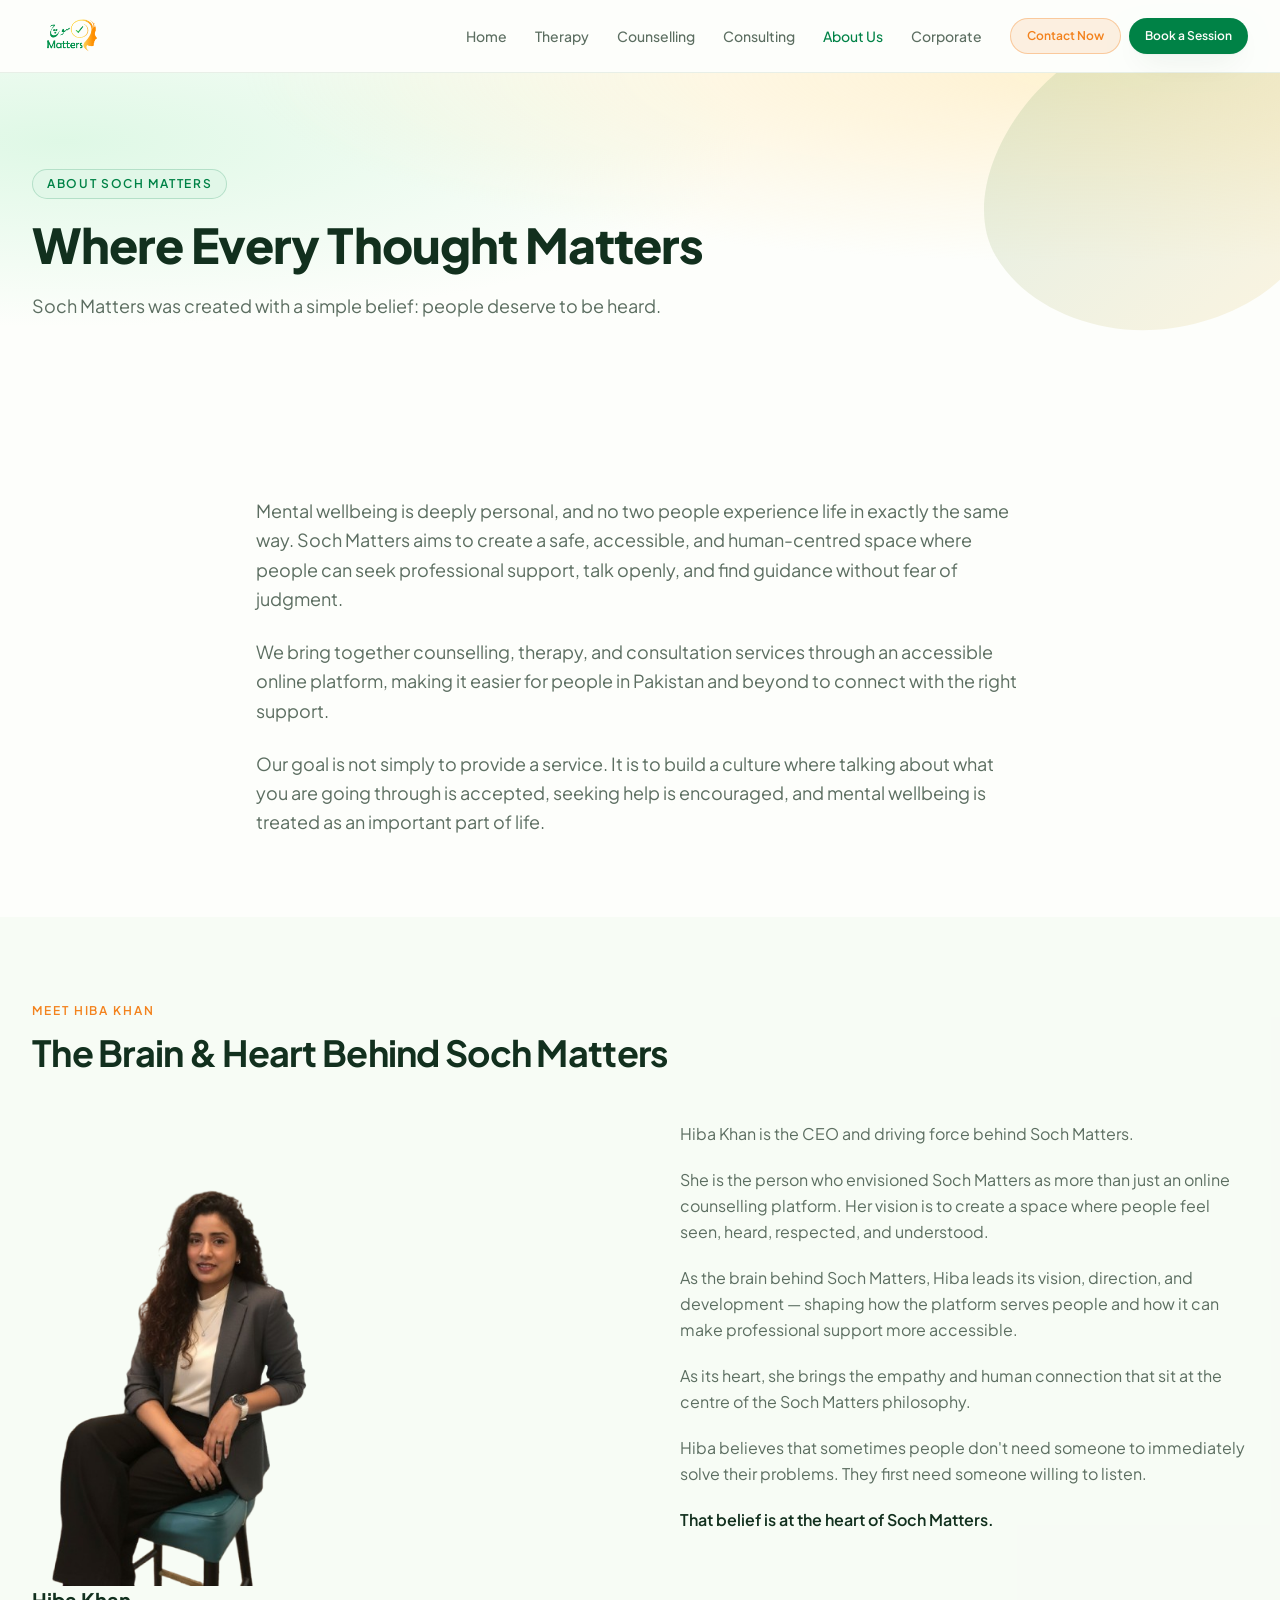
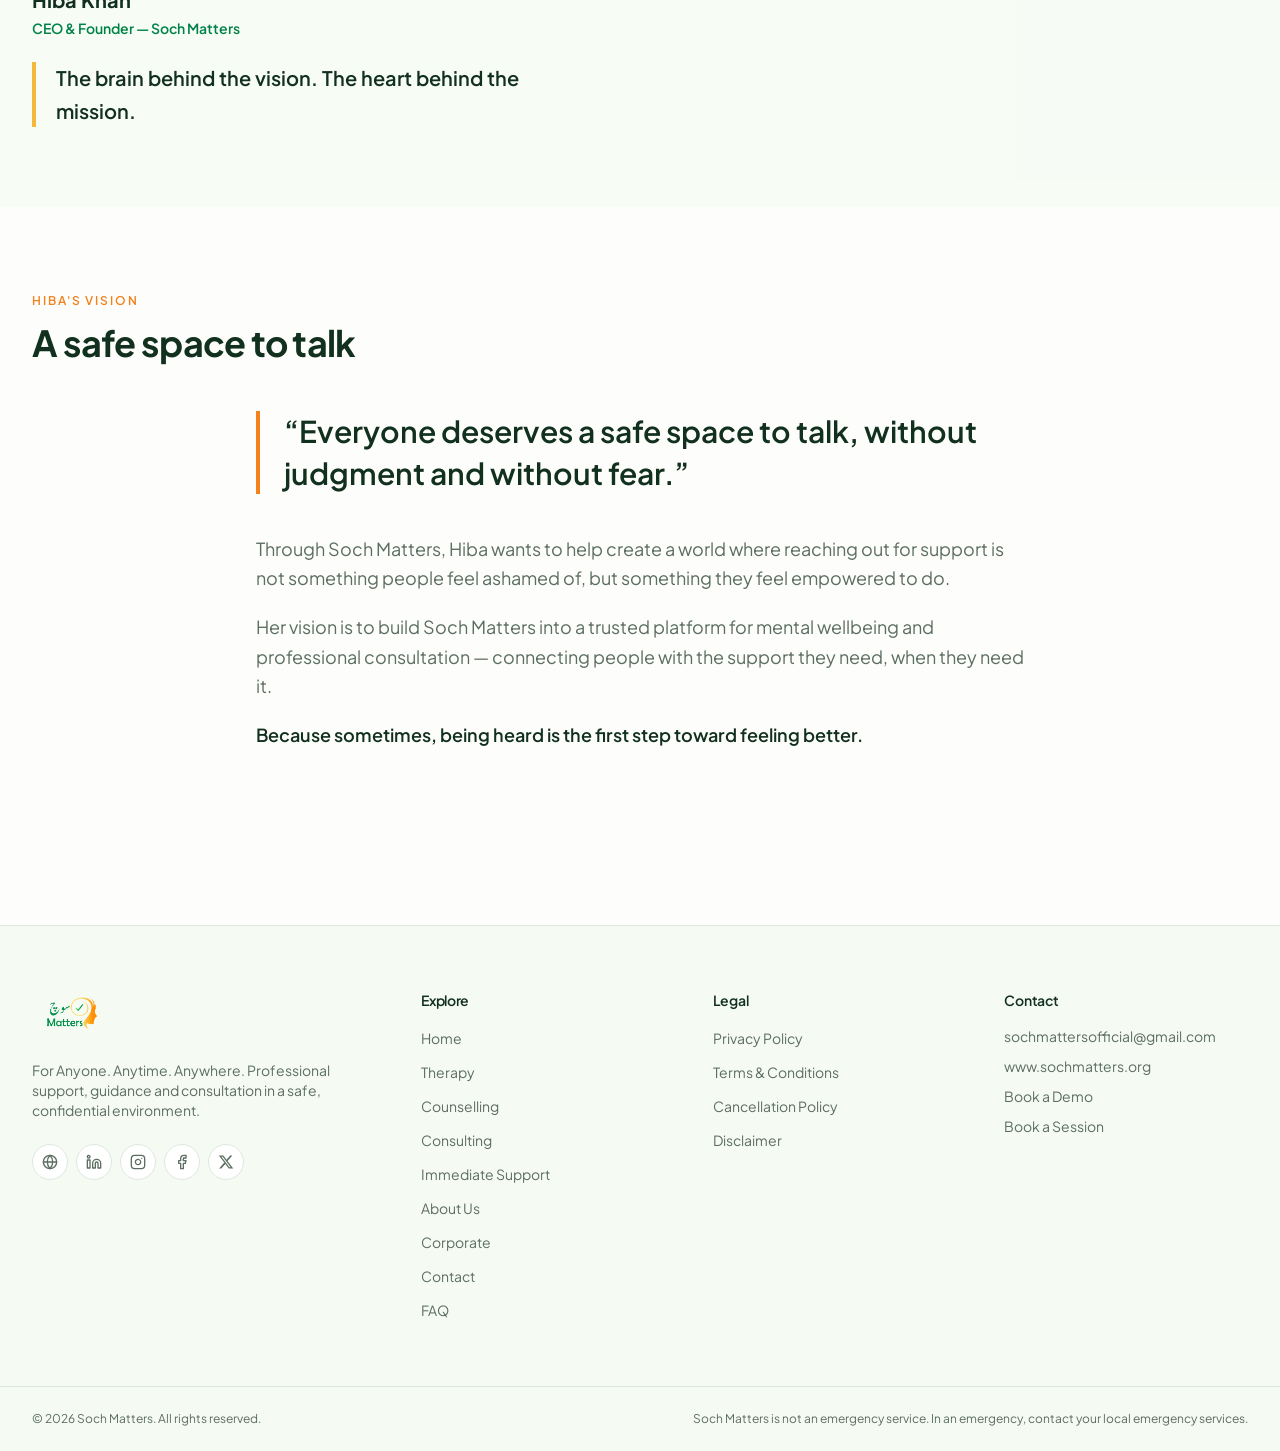
<file: about.html>
<!DOCTYPE html><html lang="en" data-tsd-source="/src/routes/__root.tsx:115:5"><head data-tsd-source="/src/routes/__root.tsx:116:7"><meta charset="utf-8"><meta name="viewport" content="width=device-width, initial-scale=1"><title>About Us — Soch Matters</title><meta name="author" content="Soch Matters"><meta property="og:site_name" content="Soch Matters"><meta name="theme-color" content="#0f7a3d"><meta name="description" content="Where Every Thought Matters. Discover the story behind Soch Matters and meet founder Hiba Khan."><meta property="og:title" content="About Soch Matters"><meta property="og:description" content="Where Every Thought Matters. Meet Hiba Khan, the brain and heart behind Soch Matters."><meta property="og:type" content="website"><meta name="twitter:card" content="summary_large_image"><link rel="icon" type="image/png" href="favicon.png"><link rel="preconnect" href="https://fonts.googleapis.com"><link rel="preconnect" href="https://fonts.gstatic.com" crossorigin="anonymous"><link rel="stylesheet" href="assets/styles.css"><link rel="stylesheet" href="https://fonts.googleapis.com/css2?family=Plus+Jakarta+Sans:wght@300;400;500;600;700;800&display=swap"></head><body data-tsd-source="/src/routes/__root.tsx:119:7"><a href="#main" class="sr-only focus:not-sr-only focus:absolute focus:left-4 focus:top-4 focus:z-[60] focus:rounded-full focus:bg-primary focus:px-4 focus:py-2 focus:text-sm focus:text-primary-foreground" data-tsd-source="/src/routes/__root.tsx:132:7">Skip to content</a><header class="sticky top-0 z-50 border-b border-border/70 bg-background/85 backdrop-blur-xl" data-tsd-source="/src/components/site/Navbar.tsx:20:5"><nav class="mx-auto grid max-w-7xl grid-cols-[minmax(0,1fr)_auto] items-center gap-4 px-4 py-3 sm:px-6 lg:px-8" aria-label="Main" data-tsd-source="/src/components/site/Navbar.tsx:21:7"><a class="inline-flex items-center gap-3" aria-label="Soch Matters home" data-tsd-source="/src/components/site/Logo.tsx:7:5" href="index.html"><img src="assets/img-83f2485e.png" alt="Soch Matters" width="160" height="80" class="h-11 w-auto sm:h-12" data-tsd-source="/src/components/site/Logo.tsx:8:7"></a><div class="hidden items-center gap-1 lg:flex" data-tsd-source="/src/components/site/Navbar.tsx:27:9"><a class="rounded-full px-3 py-2 text-sm font-medium transition-colors hover:text-primary text-muted-foreground" data-tsd-source="/src/components/site/Navbar.tsx:29:13" href="index.html">Home</a><a class="rounded-full px-3 py-2 text-sm font-medium transition-colors hover:text-primary text-muted-foreground" data-tsd-source="/src/components/site/Navbar.tsx:29:13" href="therapy.html">Therapy</a><a class="rounded-full px-3 py-2 text-sm font-medium transition-colors hover:text-primary text-muted-foreground" data-tsd-source="/src/components/site/Navbar.tsx:29:13" href="counselling.html">Counselling</a><a class="rounded-full px-3 py-2 text-sm font-medium transition-colors hover:text-primary text-muted-foreground" data-tsd-source="/src/components/site/Navbar.tsx:29:13" href="consulting.html">Consulting</a><a class="rounded-full px-3 py-2 text-sm font-medium transition-colors hover:text-primary text-primary" data-tsd-source="/src/components/site/Navbar.tsx:29:13" href="about.html" data-status="active" aria-current="page">About Us</a><a class="rounded-full px-3 py-2 text-sm font-medium transition-colors hover:text-primary text-muted-foreground" data-tsd-source="/src/components/site/Navbar.tsx:29:13" href="corporate.html">Corporate</a><div class="ml-3 flex items-center gap-2" data-tsd-source="/src/components/site/Navbar.tsx:40:11"><a data-tsd-source="/src/components/site/Navbar.tsx:42:15" class="inline-flex items-center justify-center gap-2 whitespace-nowrap rounded-full font-semibold cursor-pointer transition-all duration-200 focus-visible:outline-none focus-visible:ring-2 focus-visible:ring-ring focus-visible:ring-offset-2 focus-visible:ring-offset-background disabled:pointer-events-none disabled:opacity-50 disabled:cursor-not-allowed [&amp;_svg]:pointer-events-none [&amp;_svg]:size-4 [&amp;_svg]:shrink-0 bg-accent/12 text-accent border border-accent/35 hover:bg-accent/20 h-9 px-4 text-xs" href="immediate-support.html">Contact Now</a><a data-tsd-source="/src/components/site/Navbar.tsx:45:15" class="inline-flex items-center justify-center gap-2 whitespace-nowrap rounded-full font-semibold cursor-pointer transition-all duration-200 focus-visible:outline-none focus-visible:ring-2 focus-visible:ring-ring focus-visible:ring-offset-2 focus-visible:ring-offset-background disabled:pointer-events-none disabled:opacity-50 disabled:cursor-not-allowed [&amp;_svg]:pointer-events-none [&amp;_svg]:size-4 [&amp;_svg]:shrink-0 bg-primary text-primary-foreground shadow-soft hover:bg-primary/90 hover:-translate-y-0.5 h-9 px-4 text-xs" href="book.html">Book a Session</a></div></div><button type="button" class="grid size-10 shrink-0 place-items-center rounded-xl border border-border text-foreground lg:hidden" aria-expanded="false" aria-label="Open menu" data-tsd-source="/src/components/site/Navbar.tsx:50:9"><svg xmlns="http://www.w3.org/2000/svg" width="24" height="24" viewBox="0 0 24 24" fill="none" stroke="currentColor" stroke-width="2" stroke-linecap="round" stroke-linejoin="round" class="lucide lucide-menu size-5" aria-hidden="true" data-tsd-source="/src/components/site/Navbar.tsx:57:46"><path d="M4 5h16"></path><path d="M4 12h16"></path><path d="M4 19h16"></path></svg></button></nav></header><main id="main" data-tsd-source="/src/routes/__root.tsx:139:7"><!--$--><section class="relative overflow-hidden bg-hero-glow" data-tsd-source="/src/components/site/PageHeader.tsx:16:5"><svg viewBox="0 0 400 400" aria-hidden="true" class="pointer-events-none absolute -right-24 -top-24 size-[420px]" data-tsd-source="/src/components/site/MindMotif.tsx:80:5"><defs data-tsd-source="/src/components/site/MindMotif.tsx:81:7"><linearGradient id="blob-g" x1="0" y1="0" x2="1" y2="1" data-tsd-source="/src/components/site/MindMotif.tsx:82:9"><stop offset="0%" stop-color="var(--primary)" data-tsd-source="/src/components/site/MindMotif.tsx:83:11"></stop><stop offset="100%" stop-color="var(--gold)" data-tsd-source="/src/components/site/MindMotif.tsx:84:11"></stop></linearGradient></defs><path fill="url(#blob-g)" opacity="0.14" d="M320 96c34 44 42 110 16 158s-86 78-146 82-124-22-152-70 0-116 40-158 96-70 148-64 60 8 94 52z" data-tsd-source="/src/components/site/MindMotif.tsx:87:7"></path></svg><div class="relative mx-auto max-w-7xl px-4 py-16 sm:px-6 sm:py-24 lg:px-8" data-tsd-source="/src/components/site/PageHeader.tsx:18:7"><div class="max-w-3xl animate-rise-in" data-tsd-source="/src/components/site/PageHeader.tsx:19:9"><span class="inline-flex items-center rounded-full border border-primary/20 bg-primary-soft px-3.5 py-1.5 text-xs font-semibold uppercase tracking-[0.14em] text-primary" data-tsd-source="/src/components/site/PageHeader.tsx:21:13">About Soch Matters</span><h1 class="mt-5 text-4xl font-extrabold leading-[1.08] text-foreground sm:text-5xl" data-tsd-source="/src/components/site/PageHeader.tsx:25:11">Where Every Thought Matters</h1><p class="mt-5 text-lg leading-relaxed text-muted-foreground" data-tsd-source="/src/components/site/PageHeader.tsx:28:21">Soch Matters was created with a simple belief: people deserve to be heard.</p></div></div></section><section class="py-20" data-tsd-source="/src/components/site/PageHeader.tsx:50:5"><div class="mx-auto max-w-7xl px-4 sm:px-6 lg:px-8" data-tsd-source="/src/components/site/PageHeader.tsx:51:7"><div class="mx-auto max-w-3xl space-y-6 text-base leading-relaxed text-muted-foreground sm:text-lg" data-tsd-source="/src/routes/about.tsx:36:9"><p data-tsd-source="/src/routes/about.tsx:37:11">Mental wellbeing is deeply personal, and no two people experience life in exactly the same way. Soch Matters aims to create a safe, accessible, and human-centred space where people can seek professional support, talk openly, and find guidance without fear of judgment.</p><p data-tsd-source="/src/routes/about.tsx:38:11">We bring together counselling, therapy, and consultation services through an accessible online platform, making it easier for people in Pakistan and beyond to connect with the right support.</p><p data-tsd-source="/src/routes/about.tsx:39:11">Our goal is not simply to provide a service. It is to build a culture where talking about what you are going through is accepted, seeking help is encouraged, and mental wellbeing is treated as an important part of life.</p></div></div></section><section class="bg-secondary/40 py-20" data-tsd-source="/src/components/site/PageHeader.tsx:50:5"><div class="mx-auto max-w-7xl px-4 sm:px-6 lg:px-8" data-tsd-source="/src/components/site/PageHeader.tsx:51:7"><div class="mb-12 max-w-2xl" data-tsd-source="/src/components/site/PageHeader.tsx:53:11"><span class="text-xs font-semibold uppercase tracking-[0.16em] text-accent" data-tsd-source="/src/components/site/PageHeader.tsx:55:15">Meet Hiba Khan</span><h2 class="mt-3 text-3xl font-bold text-foreground sm:text-4xl" data-tsd-source="/src/components/site/PageHeader.tsx:60:15">The Brain &amp; Heart Behind Soch Matters</h2></div><div class="grid gap-10 lg:grid-cols-[minmax(0,1fr)_minmax(0,1fr)] lg:gap-20" data-tsd-source="/src/routes/about.tsx:44:9"><div data-tsd-source="/src/routes/about.tsx:45:11"><img src="assets/img-ac28742e.png" alt="Hiba Khan, CEO and Founder of Soch Matters" width="420" height="510" class="w-full max-w-[300px] object-contain sm:max-w-[340px]" data-tsd-source="/src/routes/about.tsx:46:13"><p class="text-xl font-bold text-foreground" data-tsd-source="/src/routes/about.tsx:53:13">Hiba Khan</p><p class="mt-1 text-sm font-semibold text-primary" data-tsd-source="/src/routes/about.tsx:54:13">CEO &amp; Founder — Soch Matters</p><p class="mt-6 border-l-4 border-gold pl-5 text-xl font-semibold leading-relaxed text-foreground" data-tsd-source="/src/routes/about.tsx:55:13">The brain behind the vision. The heart behind the mission.</p></div><div class="space-y-5 text-base leading-relaxed text-muted-foreground" data-tsd-source="/src/routes/about.tsx:59:11"><p data-tsd-source="/src/routes/about.tsx:60:13">Hiba Khan is the CEO and driving force behind Soch Matters.</p><p data-tsd-source="/src/routes/about.tsx:61:13">She is the person who envisioned Soch Matters as more than just an online counselling platform. Her vision is to create a space where people feel seen, heard, respected, and understood.</p><p data-tsd-source="/src/routes/about.tsx:62:13">As the brain behind Soch Matters, Hiba leads its vision, direction, and development — shaping how the platform serves people and how it can make professional support more accessible.</p><p data-tsd-source="/src/routes/about.tsx:63:13">As its heart, she brings the empathy and human connection that sit at the centre of the Soch Matters philosophy.</p><p data-tsd-source="/src/routes/about.tsx:64:13">Hiba believes that sometimes people don't need someone to immediately solve their problems. They first need someone willing to listen.</p><p class="font-semibold text-foreground" data-tsd-source="/src/routes/about.tsx:65:13">That belief is at the heart of Soch Matters.</p></div></div></div></section><section class="py-20" data-tsd-source="/src/components/site/PageHeader.tsx:50:5"><div class="mx-auto max-w-7xl px-4 sm:px-6 lg:px-8" data-tsd-source="/src/components/site/PageHeader.tsx:51:7"><div class="mb-12 max-w-2xl" data-tsd-source="/src/components/site/PageHeader.tsx:53:11"><span class="text-xs font-semibold uppercase tracking-[0.16em] text-accent" data-tsd-source="/src/components/site/PageHeader.tsx:55:15">Hiba's Vision</span><h2 class="mt-3 text-3xl font-bold text-foreground sm:text-4xl" data-tsd-source="/src/components/site/PageHeader.tsx:60:15">A safe space to talk</h2></div><div class="mx-auto max-w-3xl" data-tsd-source="/src/routes/about.tsx:71:9"><blockquote class="border-l-4 border-accent pl-6 text-2xl font-semibold leading-snug text-foreground sm:text-3xl" data-tsd-source="/src/routes/about.tsx:72:11">“Everyone deserves a safe space to talk, without judgment and without fear.”</blockquote><div class="mt-10 space-y-5 text-base leading-relaxed text-muted-foreground sm:text-lg" data-tsd-source="/src/routes/about.tsx:75:11"><p data-tsd-source="/src/routes/about.tsx:76:13">Through Soch Matters, Hiba wants to help create a world where reaching out for support is not something people feel ashamed of, but something they feel empowered to do.</p><p data-tsd-source="/src/routes/about.tsx:77:13">Her vision is to build Soch Matters into a trusted platform for mental wellbeing and professional consultation — connecting people with the support they need, when they need it.</p><p class="font-semibold text-foreground" data-tsd-source="/src/routes/about.tsx:78:13">Because sometimes, being heard is the first step toward feeling better.</p></div></div></div></section><!--/$--></main><footer class="mt-24 border-t border-border bg-secondary/50" data-tsd-source="/src/components/site/Footer.tsx:26:5"><div class="mx-auto grid max-w-7xl gap-12 px-4 py-16 sm:px-6 lg:grid-cols-[1.4fr_1fr_1fr_1fr] lg:px-8" data-tsd-source="/src/components/site/Footer.tsx:27:7"><div class="max-w-sm" data-tsd-source="/src/components/site/Footer.tsx:28:9"><a class="inline-flex items-center gap-3" aria-label="Soch Matters home" data-tsd-source="/src/components/site/Logo.tsx:7:5" href="index.html"><img src="assets/img-83f2485e.png" alt="Soch Matters" width="160" height="80" class="h-11 w-auto sm:h-12" data-tsd-source="/src/components/site/Logo.tsx:8:7"></a><p class="mt-4 text-sm text-muted-foreground" data-tsd-source="/src/components/site/Footer.tsx:30:11">For Anyone. Anytime. Anywhere. Professional support, guidance and consultation in a safe, confidential environment.</p><div class="mt-6 flex gap-2" data-tsd-source="/src/components/site/Footer.tsx:34:11"><a href="https://www.sochmatters.org" target="_blank" rel="noopener noreferrer" aria-label="Soch Matters website" class="grid size-9 place-items-center rounded-xl border border-border bg-card text-muted-foreground transition-colors hover:text-primary hover:border-primary/40 hover:bg-primary-soft" data-tsd-source="/src/components/site/Footer.tsx:36:15"><svg xmlns="http://www.w3.org/2000/svg" width="24" height="24" viewBox="0 0 24 24" fill="none" stroke="currentColor" stroke-width="2" stroke-linecap="round" stroke-linejoin="round" class="lucide lucide-globe size-4" aria-hidden="true" data-tsd-source="/src/components/site/Footer.tsx:40:17"><circle cx="12" cy="12" r="10"></circle><path d="M12 2a14.5 14.5 0 0 0 0 20 14.5 14.5 0 0 0 0-20"></path><path d="M2 12h20"></path></svg></a><a href="https://www.linkedin.com/company/soch-matters/" target="_blank" rel="noopener noreferrer" aria-label="Soch Matters on LinkedIn" class="grid size-9 place-items-center rounded-xl border border-border bg-card text-muted-foreground transition-colors hover:text-primary hover:border-primary/40 hover:bg-primary-soft" data-tsd-source="/src/components/site/Footer.tsx:36:15"><svg xmlns="http://www.w3.org/2000/svg" width="24" height="24" viewBox="0 0 24 24" fill="none" stroke="currentColor" stroke-width="2" stroke-linecap="round" stroke-linejoin="round" class="lucide lucide-linkedin size-4" aria-hidden="true" data-tsd-source="/src/components/site/Footer.tsx:40:17"><path d="M16 8a6 6 0 0 1 6 6v7h-4v-7a2 2 0 0 0-2-2 2 2 0 0 0-2 2v7h-4v-7a6 6 0 0 1 6-6z"></path><rect width="4" height="12" x="2" y="9"></rect><circle cx="4" cy="4" r="2"></circle></svg></a><a href="https://www.instagram.com/sochmatters/" target="_blank" rel="noopener noreferrer" aria-label="Soch Matters on Instagram" class="grid size-9 place-items-center rounded-xl border border-border bg-card text-muted-foreground transition-colors hover:text-primary hover:border-primary/40 hover:bg-primary-soft" data-tsd-source="/src/components/site/Footer.tsx:36:15"><svg xmlns="http://www.w3.org/2000/svg" width="24" height="24" viewBox="0 0 24 24" fill="none" stroke="currentColor" stroke-width="2" stroke-linecap="round" stroke-linejoin="round" class="lucide lucide-instagram size-4" aria-hidden="true" data-tsd-source="/src/components/site/Footer.tsx:40:17"><rect width="20" height="20" x="2" y="2" rx="5" ry="5"></rect><path d="M16 11.37A4 4 0 1 1 12.63 8 4 4 0 0 1 16 11.37z"></path><line x1="17.5" x2="17.51" y1="6.5" y2="6.5"></line></svg></a><a href="https://www.facebook.com/sochmatters/" target="_blank" rel="noopener noreferrer" aria-label="Soch Matters on Facebook" class="grid size-9 place-items-center rounded-xl border border-border bg-card text-muted-foreground transition-colors hover:text-primary hover:border-primary/40 hover:bg-primary-soft" data-tsd-source="/src/components/site/Footer.tsx:36:15"><svg xmlns="http://www.w3.org/2000/svg" width="24" height="24" viewBox="0 0 24 24" fill="none" stroke="currentColor" stroke-width="2" stroke-linecap="round" stroke-linejoin="round" class="lucide lucide-facebook size-4" aria-hidden="true" data-tsd-source="/src/components/site/Footer.tsx:40:17"><path d="M18 2h-3a5 5 0 0 0-5 5v3H7v4h3v8h4v-8h3l1-4h-4V7a1 1 0 0 1 1-1h3z"></path></svg></a><a href="https://x.com/sochmatters" target="_blank" rel="noopener noreferrer" aria-label="Soch Matters on X" class="grid size-9 place-items-center rounded-xl border border-border bg-card text-muted-foreground transition-colors hover:text-primary hover:border-primary/40 hover:bg-primary-soft"><svg xmlns="http://www.w3.org/2000/svg" width="24" height="24" viewBox="0 0 24 24" fill="currentColor" class="size-4" aria-hidden="true"><path d="M18.244 2.25h3.308l-7.227 8.26 8.502 11.24H16.17l-5.214-6.817L4.99 21.75H1.68l7.73-8.835L1.254 2.25H8.08l4.713 6.231zm-1.161 17.52h1.833L7.084 4.126H5.117z"/></svg></a></div></div><div data-tsd-source="/src/components/site/Footer.tsx:46:9"><h2 class="text-sm font-semibold text-foreground" data-tsd-source="/src/components/site/Footer.tsx:47:11">Explore</h2><ul class="mt-4 space-y-2.5" data-tsd-source="/src/components/site/Footer.tsx:48:11"><li data-tsd-source="/src/components/site/Footer.tsx:50:15"><a class="text-sm text-muted-foreground transition-colors hover:text-primary" data-tsd-source="/src/components/site/Footer.tsx:51:17" href="index.html">Home</a></li><li data-tsd-source="/src/components/site/Footer.tsx:50:15"><a class="text-sm text-muted-foreground transition-colors hover:text-primary" data-tsd-source="/src/components/site/Footer.tsx:51:17" href="therapy.html">Therapy</a></li><li data-tsd-source="/src/components/site/Footer.tsx:50:15"><a class="text-sm text-muted-foreground transition-colors hover:text-primary" data-tsd-source="/src/components/site/Footer.tsx:51:17" href="counselling.html">Counselling</a></li><li data-tsd-source="/src/components/site/Footer.tsx:50:15"><a class="text-sm text-muted-foreground transition-colors hover:text-primary" data-tsd-source="/src/components/site/Footer.tsx:51:17" href="consulting.html">Consulting</a></li><li data-tsd-source="/src/components/site/Footer.tsx:50:15"><a class="text-sm text-muted-foreground transition-colors hover:text-primary" data-tsd-source="/src/components/site/Footer.tsx:51:17" href="immediate-support.html">Immediate Support</a></li><li data-tsd-source="/src/components/site/Footer.tsx:50:15"><a class="text-sm text-muted-foreground transition-colors hover:text-primary active" data-tsd-source="/src/components/site/Footer.tsx:51:17" href="about.html" data-status="active" aria-current="page">About Us</a></li><li data-tsd-source="/src/components/site/Footer.tsx:50:15"><a class="text-sm text-muted-foreground transition-colors hover:text-primary" data-tsd-source="/src/components/site/Footer.tsx:51:17" href="corporate.html">Corporate</a></li><li data-tsd-source="/src/components/site/Footer.tsx:50:15"><a class="text-sm text-muted-foreground transition-colors hover:text-primary" data-tsd-source="/src/components/site/Footer.tsx:51:17" href="contact.html">Contact</a></li><li data-tsd-source="/src/components/site/Footer.tsx:50:15"><a class="text-sm text-muted-foreground transition-colors hover:text-primary" data-tsd-source="/src/components/site/Footer.tsx:51:17" href="faq.html">FAQ</a></li></ul></div><div data-tsd-source="/src/components/site/Footer.tsx:59:9"><h2 class="text-sm font-semibold text-foreground" data-tsd-source="/src/components/site/Footer.tsx:60:11">Legal</h2><ul class="mt-4 space-y-2.5" data-tsd-source="/src/components/site/Footer.tsx:61:11"><li data-tsd-source="/src/components/site/Footer.tsx:63:15"><a class="text-sm text-muted-foreground transition-colors hover:text-primary" data-tsd-source="/src/components/site/Footer.tsx:64:17" href="privacy.html">Privacy Policy</a></li><li data-tsd-source="/src/components/site/Footer.tsx:63:15"><a class="text-sm text-muted-foreground transition-colors hover:text-primary" data-tsd-source="/src/components/site/Footer.tsx:64:17" href="terms.html">Terms &amp; Conditions</a></li><li data-tsd-source="/src/components/site/Footer.tsx:63:15"><a class="text-sm text-muted-foreground transition-colors hover:text-primary" data-tsd-source="/src/components/site/Footer.tsx:64:17" href="terms.html">Cancellation Policy</a></li><li data-tsd-source="/src/components/site/Footer.tsx:63:15"><a class="text-sm text-muted-foreground transition-colors hover:text-primary" data-tsd-source="/src/components/site/Footer.tsx:64:17" href="terms.html">Disclaimer</a></li></ul></div><div data-tsd-source="/src/components/site/Footer.tsx:72:9"><h2 class="text-sm font-semibold text-foreground" data-tsd-source="/src/components/site/Footer.tsx:73:11">Contact</h2><ul class="mt-4 space-y-2.5 text-sm text-muted-foreground" data-tsd-source="/src/components/site/Footer.tsx:74:11"><li data-tsd-source="/src/components/site/Footer.tsx:75:13"><a href="mailto:sochmattersofficial@gmail.com" class="transition-colors hover:text-primary" data-tsd-source="/src/components/site/Footer.tsx:76:15">sochmattersofficial@gmail.com</a></li><li data-tsd-source="/src/components/site/Footer.tsx:80:13"><a href="https://www.sochmatters.org" class="transition-colors hover:text-primary" data-tsd-source="/src/components/site/Footer.tsx:81:15">www.sochmatters.org</a></li><li data-tsd-source="/src/components/site/Footer.tsx:85:13"><a class="transition-colors hover:text-primary" data-tsd-source="/src/components/site/Footer.tsx:86:15" href="demo.html">Book a Demo</a></li><li data-tsd-source="/src/components/site/Footer.tsx:90:13"><a class="transition-colors hover:text-primary" data-tsd-source="/src/components/site/Footer.tsx:91:15" href="book.html">Book a Session</a></li></ul></div></div><div class="border-t border-border" data-tsd-source="/src/components/site/Footer.tsx:99:7"><div class="mx-auto flex max-w-7xl flex-col gap-3 px-4 py-6 text-xs text-muted-foreground sm:flex-row sm:items-center sm:justify-between sm:px-6 lg:px-8" data-tsd-source="/src/components/site/Footer.tsx:100:9"><p data-tsd-source="/src/components/site/Footer.tsx:101:11">© <!-- -->2026<!-- --> Soch Matters. All rights reserved.</p><p data-tsd-source="/src/components/site/Footer.tsx:102:11">Soch Matters is not an emergency service. In an emergency, contact your local emergency services.</p></div></div></footer><section aria-label="Notifications alt+T" tabindex="-1" aria-live="polite" aria-relevant="additions text" aria-atomic="false"></section><nav id="sm-mobile" style="display:none;position:fixed;top:68px;left:0;right:0;z-index:60;flex-direction:column;gap:10px;padding:20px" class="bg-background border-b shadow-lift"><a class="rounded-full px-3 py-2 text-sm font-medium transition-colors hover:text-primary text-muted-foreground" data-tsd-source="/src/components/site/Navbar.tsx:29:13" href="index.html">Home</a><a class="rounded-full px-3 py-2 text-sm font-medium transition-colors hover:text-primary text-muted-foreground" data-tsd-source="/src/components/site/Navbar.tsx:29:13" href="therapy.html">Therapy</a><a class="rounded-full px-3 py-2 text-sm font-medium transition-colors hover:text-primary text-muted-foreground" data-tsd-source="/src/components/site/Navbar.tsx:29:13" href="counselling.html">Counselling</a><a class="rounded-full px-3 py-2 text-sm font-medium transition-colors hover:text-primary text-muted-foreground" data-tsd-source="/src/components/site/Navbar.tsx:29:13" href="consulting.html">Consulting</a><a class="rounded-full px-3 py-2 text-sm font-medium transition-colors hover:text-primary text-primary" data-tsd-source="/src/components/site/Navbar.tsx:29:13" href="about.html" data-status="active" aria-current="page">About Us</a><a class="rounded-full px-3 py-2 text-sm font-medium transition-colors hover:text-primary text-muted-foreground" data-tsd-source="/src/components/site/Navbar.tsx:29:13" href="corporate.html">Corporate</a><a data-tsd-source="/src/components/site/Navbar.tsx:42:15" class="inline-flex items-center justify-center gap-2 whitespace-nowrap rounded-full font-semibold cursor-pointer transition-all duration-200 focus-visible:outline-none focus-visible:ring-2 focus-visible:ring-ring focus-visible:ring-offset-2 focus-visible:ring-offset-background disabled:pointer-events-none disabled:opacity-50 disabled:cursor-not-allowed [&amp;_svg]:pointer-events-none [&amp;_svg]:size-4 [&amp;_svg]:shrink-0 bg-accent/12 text-accent border border-accent/35 hover:bg-accent/20 h-9 px-4 text-xs" href="immediate-support.html">Contact Now</a><a data-tsd-source="/src/components/site/Navbar.tsx:45:15" class="inline-flex items-center justify-center gap-2 whitespace-nowrap rounded-full font-semibold cursor-pointer transition-all duration-200 focus-visible:outline-none focus-visible:ring-2 focus-visible:ring-ring focus-visible:ring-offset-2 focus-visible:ring-offset-background disabled:pointer-events-none disabled:opacity-50 disabled:cursor-not-allowed [&amp;_svg]:pointer-events-none [&amp;_svg]:size-4 [&amp;_svg]:shrink-0 bg-primary text-primary-foreground shadow-soft hover:bg-primary/90 hover:-translate-y-0.5 h-9 px-4 text-xs" href="book.html">Book a Session</a></nav><script src="assets/site.js"></script></body></html>
</file>
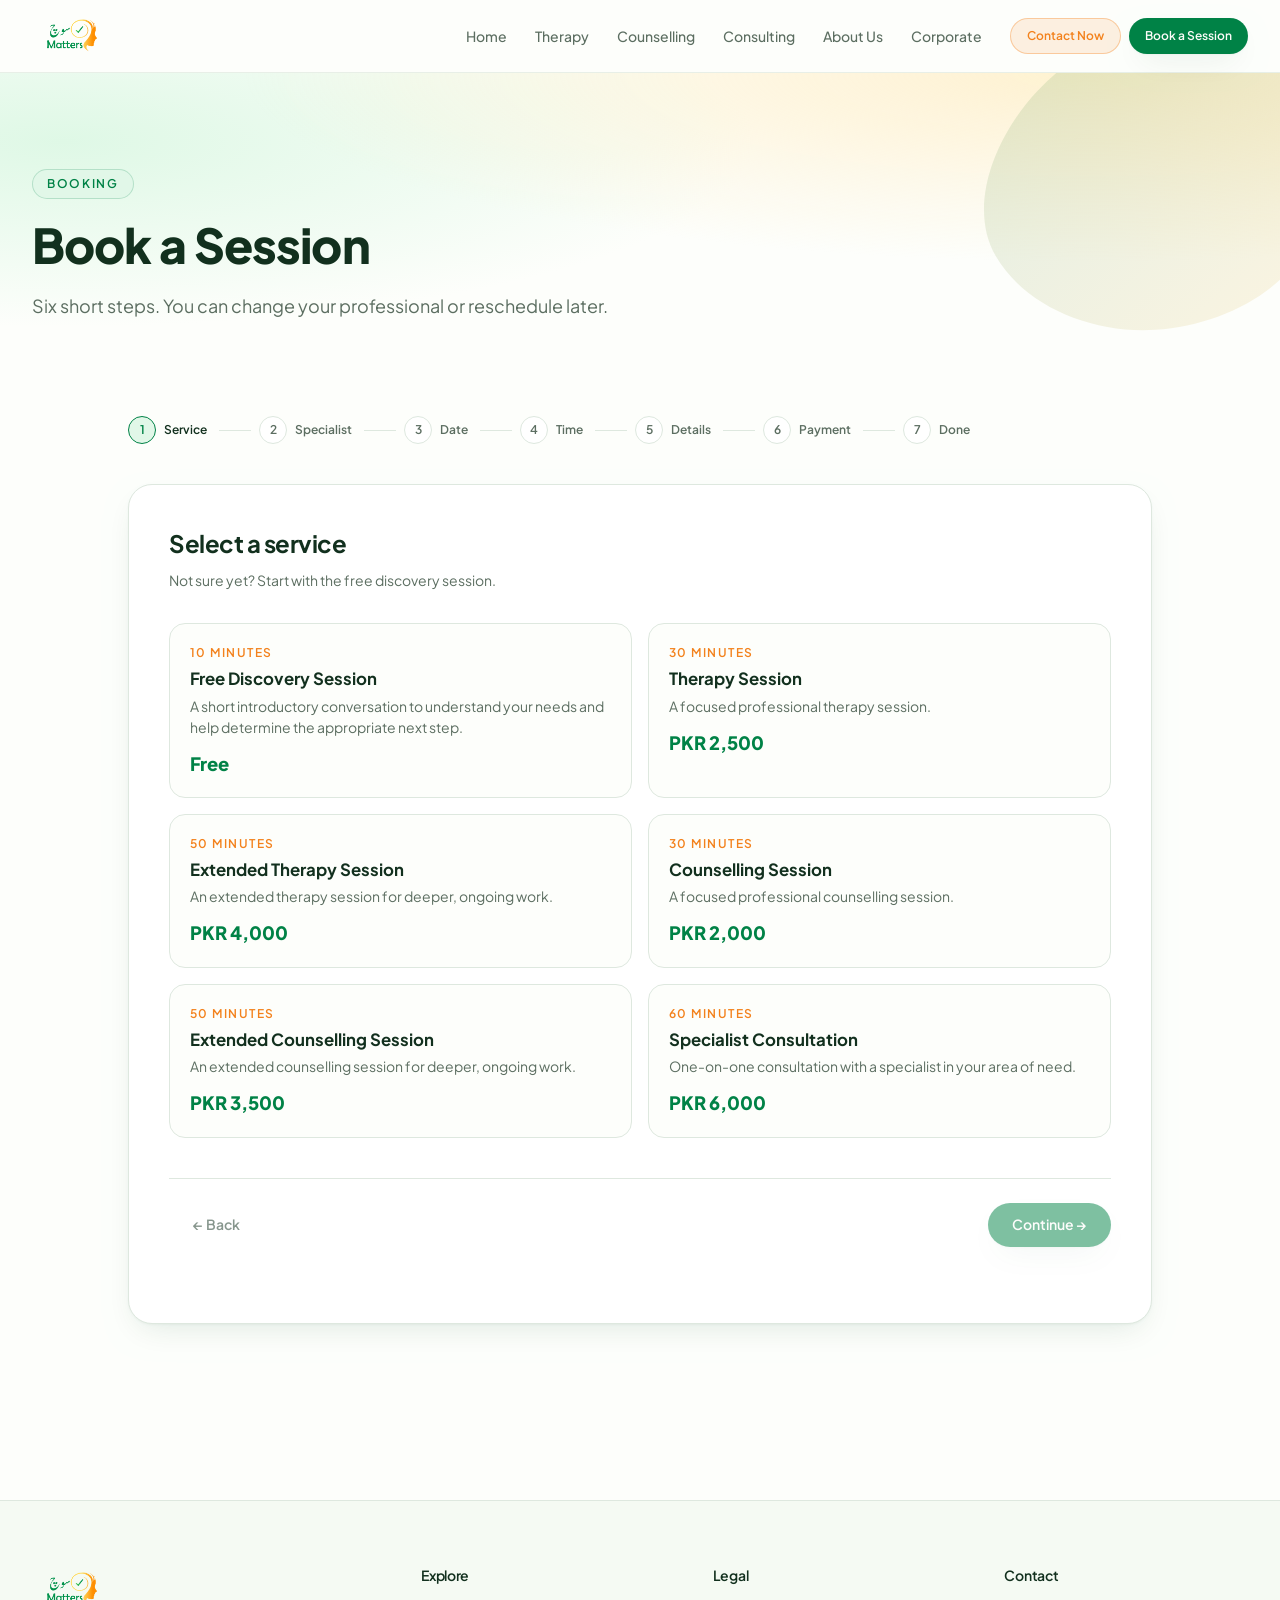
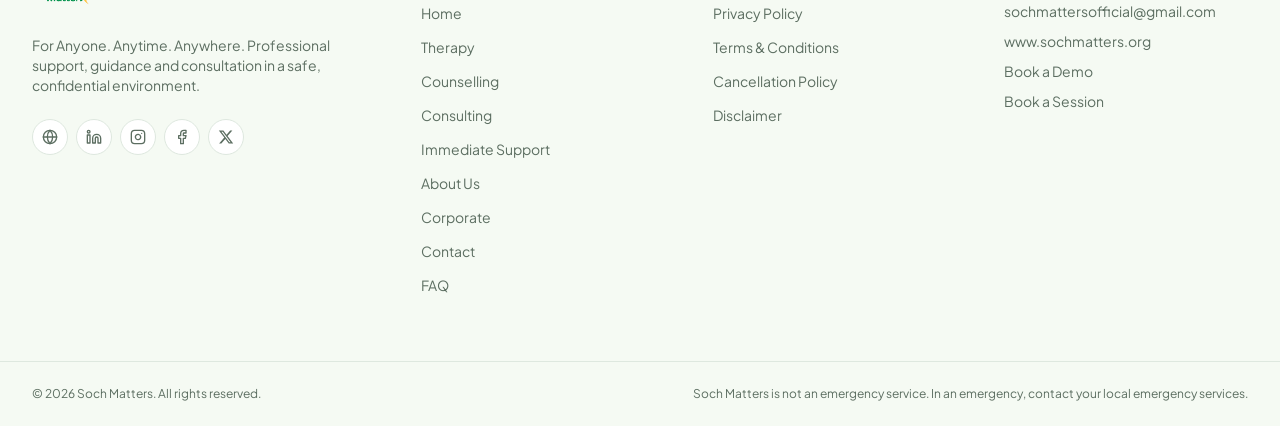
<file: book.html>
<!DOCTYPE html><html lang="en" data-tsd-source="/src/routes/__root.tsx:115:5"><head data-tsd-source="/src/routes/__root.tsx:116:7"><meta charset="utf-8"><meta name="viewport" content="width=device-width, initial-scale=1"><title>Book a Session — Soch Matters</title><meta name="author" content="Soch Matters"><meta property="og:site_name" content="Soch Matters"><meta property="og:type" content="website"><meta name="twitter:card" content="summary_large_image"><meta name="theme-color" content="#0f7a3d"><meta name="description" content="Book therapy, counselling or a specialist consultation in a few steps. Times shown in your local timezone."><meta property="og:title" content="Book a Session — Soch Matters"><meta property="og:description" content="Choose a service, a professional, a date and a time that works for you."><link rel="icon" type="image/png" href="favicon.png"><link rel="preconnect" href="https://fonts.googleapis.com"><link rel="preconnect" href="https://fonts.gstatic.com" crossorigin="anonymous"><link rel="stylesheet" href="assets/styles.css"><link rel="stylesheet" href="https://fonts.googleapis.com/css2?family=Plus+Jakarta+Sans:wght@300;400;500;600;700;800&display=swap"><style>.bk-steps{display:flex;flex-wrap:wrap;align-items:center;gap:.75rem .5rem;margin:0 0 2.5rem;padding:0;list-style:none;font-size:.75rem;font-weight:600}
.bk-steps li{display:flex;align-items:center;gap:.5rem;color:var(--muted-foreground)}
.bk-dot{display:grid;place-items:center;width:1.75rem;height:1.75rem;border-radius:999px;border:1px solid var(--border);background:var(--card);transition:all .2s}
.bk-steps li.is-active{color:var(--foreground)}
.bk-steps li.is-active .bk-dot{border-color:var(--primary);background:var(--primary-soft);color:var(--primary)}
.bk-steps li.is-done{color:var(--foreground)}
.bk-steps li.is-done .bk-dot{border-color:var(--primary);background:var(--primary);color:var(--primary-foreground)}
.bk-line{display:block;width:1rem;height:1px;background:var(--border);margin-left:.25rem}
@media(min-width:640px){.bk-line{width:2rem}}
.bk-card{border:1px solid var(--border);background:var(--card);border-radius:1.5rem;padding:1.5rem;box-shadow:var(--shadow-soft)}
@media(min-width:640px){.bk-card{padding:2.5rem}}
.bk-h{margin:0;font-size:1.5rem;font-weight:700;color:var(--foreground);outline:none}
.bk-sub{margin:.5rem 0 0;font-size:.875rem;line-height:1.6;color:var(--muted-foreground)}
.bk-grid{display:grid;gap:1rem;margin-top:2rem}
@media(min-width:640px){.bk-grid.cols2,.bk-pay{grid-template-columns:repeat(2,minmax(0,1fr))}}
.bk-dates{grid-template-columns:repeat(auto-fill,minmax(5.5rem,1fr))}
.bk-times{grid-template-columns:repeat(auto-fill,minmax(7.5rem,1fr))}
.bk-opt{display:flex;flex-direction:column;align-items:flex-start;gap:.25rem;text-align:left;border:1px solid var(--border);background:var(--background);border-radius:1rem;padding:1.25rem;cursor:pointer;font:inherit;color:var(--foreground);transition:transform .2s,box-shadow .2s,border-color .2s,background .2s}
.bk-opt:hover:not(:disabled){transform:translateY(-2px);box-shadow:var(--shadow-soft)}
.bk-opt:focus-visible,.bk-btn:focus-visible{outline:2px solid var(--ring);outline-offset:2px}
.bk-opt[aria-pressed=true]{border-color:var(--primary);background:var(--primary-soft);box-shadow:0 0 0 1px var(--primary)}
.bk-opt:disabled{opacity:.4;cursor:not-allowed}
.bk-date,.bk-times .bk-opt{padding:.9rem 1rem}
.bk-kicker{font-size:.75rem;font-weight:600;letter-spacing:.12em;text-transform:uppercase;color:var(--accent)}
.bk-title{font-size:1.05rem;font-weight:700}
.bk-desc{font-size:.875rem;line-height:1.5;color:var(--muted-foreground)}
.bk-price{margin-top:.5rem;font-size:1.15rem;font-weight:800;color:var(--primary)}
.bk-times .bk-price{margin-top:0;font-size:.75rem;font-weight:600;color:var(--muted-foreground)}
.bk-nav{display:flex;align-items:center;justify-content:space-between;gap:1rem;margin-top:2.5rem;padding-top:1.5rem;border-top:1px solid var(--border)}
.bk-btn{display:inline-flex;align-items:center;justify-content:center;gap:.5rem;height:2.75rem;padding:0 1.5rem;border:0;border-radius:999px;font:inherit;font-size:.875rem;font-weight:600;cursor:pointer;transition:all .2s}
.bk-btn.primary{background:var(--primary);color:var(--primary-foreground);box-shadow:var(--shadow-soft)}
.bk-btn.primary:hover:not(:disabled){transform:translateY(-2px);filter:brightness(1.05)}
.bk-btn.ghost{background:transparent;color:var(--foreground)}
.bk-btn.ghost:hover:not(:disabled){background:var(--secondary)}
.bk-btn:disabled{opacity:.5;cursor:not-allowed}
.bk-form{display:grid;gap:1.25rem;margin-top:2rem}
@media(min-width:640px){.bk-form{grid-template-columns:repeat(2,minmax(0,1fr))}.bk-wide{grid-column:1/-1}}
.bk-field label{display:block;margin-bottom:.375rem;font-size:.875rem;font-weight:500}
.bk-field input,.bk-field textarea{width:100%;box-sizing:border-box;border:1px solid var(--input);border-radius:.5rem;padding:.6rem .75rem;font:inherit;font-size:.9rem;background:transparent;color:var(--foreground)}
.bk-field input:focus,.bk-field textarea:focus{outline:2px solid var(--ring);outline-offset:1px}
.bk-check{display:flex;gap:.75rem;align-items:flex-start;font-size:.85rem;line-height:1.5;color:var(--muted-foreground);cursor:pointer}
.bk-check input{margin-top:.2rem;width:1rem;height:1rem;accent-color:var(--primary);flex:none}
.bk-check a{color:var(--primary);text-decoration:underline}
.bk-sum{margin:1.75rem 0 0;padding:1rem 1.25rem;border:1px solid var(--border);border-radius:1rem;background:var(--secondary);font-size:.875rem}
.bk-sum div{display:flex;justify-content:space-between;gap:1rem;padding:.35rem 0}
.bk-sum dt{color:var(--muted-foreground)}
.bk-sum dd{margin:0;font-weight:600;text-align:right}
.bk-err{margin:1rem 0 0;min-height:1.25rem;font-size:.875rem;font-weight:600;color:var(--destructive)}
.bk-err a{text-decoration:underline}
.bk-done{text-align:center}
.bk-tick{display:grid;place-items:center;width:3.5rem;height:3.5rem;margin:0 auto 1rem;border-radius:999px;background:var(--primary);color:var(--primary-foreground);font-size:1.5rem;font-weight:700}
.bk-ref{margin:1rem 0 0;font-size:.9rem;color:var(--muted-foreground)}
</style></head><body data-tsd-source="/src/routes/__root.tsx:119:7"><a href="#main" class="sr-only focus:not-sr-only focus:absolute focus:left-4 focus:top-4 focus:z-[60] focus:rounded-full focus:bg-primary focus:px-4 focus:py-2 focus:text-sm focus:text-primary-foreground" data-tsd-source="/src/routes/__root.tsx:132:7">Skip to content</a><header class="sticky top-0 z-50 border-b border-border/70 bg-background/85 backdrop-blur-xl" data-tsd-source="/src/components/site/Navbar.tsx:20:5"><nav class="mx-auto grid max-w-7xl grid-cols-[minmax(0,1fr)_auto] items-center gap-4 px-4 py-3 sm:px-6 lg:px-8" aria-label="Main" data-tsd-source="/src/components/site/Navbar.tsx:21:7"><a class="inline-flex items-center gap-3" aria-label="Soch Matters home" data-tsd-source="/src/components/site/Logo.tsx:7:5" href="index.html"><img src="assets/img-83f2485e.png" alt="Soch Matters" width="160" height="80" class="h-11 w-auto sm:h-12" data-tsd-source="/src/components/site/Logo.tsx:8:7"></a><div class="hidden items-center gap-1 lg:flex" data-tsd-source="/src/components/site/Navbar.tsx:27:9"><a class="rounded-full px-3 py-2 text-sm font-medium transition-colors hover:text-primary text-muted-foreground" data-tsd-source="/src/components/site/Navbar.tsx:29:13" href="index.html">Home</a><a class="rounded-full px-3 py-2 text-sm font-medium transition-colors hover:text-primary text-muted-foreground" data-tsd-source="/src/components/site/Navbar.tsx:29:13" href="therapy.html">Therapy</a><a class="rounded-full px-3 py-2 text-sm font-medium transition-colors hover:text-primary text-muted-foreground" data-tsd-source="/src/components/site/Navbar.tsx:29:13" href="counselling.html">Counselling</a><a class="rounded-full px-3 py-2 text-sm font-medium transition-colors hover:text-primary text-muted-foreground" data-tsd-source="/src/components/site/Navbar.tsx:29:13" href="consulting.html">Consulting</a><a class="rounded-full px-3 py-2 text-sm font-medium transition-colors hover:text-primary text-muted-foreground" data-tsd-source="/src/components/site/Navbar.tsx:29:13" href="about.html">About Us</a><a class="rounded-full px-3 py-2 text-sm font-medium transition-colors hover:text-primary text-muted-foreground" data-tsd-source="/src/components/site/Navbar.tsx:29:13" href="corporate.html">Corporate</a><div class="ml-3 flex items-center gap-2" data-tsd-source="/src/components/site/Navbar.tsx:40:11"><a data-tsd-source="/src/components/site/Navbar.tsx:42:15" class="inline-flex items-center justify-center gap-2 whitespace-nowrap rounded-full font-semibold cursor-pointer transition-all duration-200 focus-visible:outline-none focus-visible:ring-2 focus-visible:ring-ring focus-visible:ring-offset-2 focus-visible:ring-offset-background disabled:pointer-events-none disabled:opacity-50 disabled:cursor-not-allowed [&amp;_svg]:pointer-events-none [&amp;_svg]:size-4 [&amp;_svg]:shrink-0 bg-accent/12 text-accent border border-accent/35 hover:bg-accent/20 h-9 px-4 text-xs" href="immediate-support.html">Contact Now</a><a data-tsd-source="/src/components/site/Navbar.tsx:45:15" class="inline-flex items-center justify-center gap-2 whitespace-nowrap rounded-full font-semibold cursor-pointer transition-all duration-200 focus-visible:outline-none focus-visible:ring-2 focus-visible:ring-ring focus-visible:ring-offset-2 focus-visible:ring-offset-background disabled:pointer-events-none disabled:opacity-50 disabled:cursor-not-allowed [&amp;_svg]:pointer-events-none [&amp;_svg]:size-4 [&amp;_svg]:shrink-0 bg-primary text-primary-foreground shadow-soft hover:bg-primary/90 hover:-translate-y-0.5 h-9 px-4 text-xs active" href="book.html" data-status="active" aria-current="page">Book a Session</a></div></div><button type="button" class="grid size-10 shrink-0 place-items-center rounded-xl border border-border text-foreground lg:hidden" aria-expanded="false" aria-label="Open menu" data-tsd-source="/src/components/site/Navbar.tsx:50:9"><svg xmlns="http://www.w3.org/2000/svg" width="24" height="24" viewBox="0 0 24 24" fill="none" stroke="currentColor" stroke-width="2" stroke-linecap="round" stroke-linejoin="round" class="lucide lucide-menu size-5" aria-hidden="true" data-tsd-source="/src/components/site/Navbar.tsx:57:46"><path d="M4 5h16"></path><path d="M4 12h16"></path><path d="M4 19h16"></path></svg></button></nav></header><main id="main" data-tsd-source="/src/routes/__root.tsx:139:7"><!--$--><section class="relative overflow-hidden bg-hero-glow" data-tsd-source="/src/components/site/PageHeader.tsx:16:5"><svg viewBox="0 0 400 400" aria-hidden="true" class="pointer-events-none absolute -right-24 -top-24 size-[420px]" data-tsd-source="/src/components/site/MindMotif.tsx:80:5"><defs data-tsd-source="/src/components/site/MindMotif.tsx:81:7"><linearGradient id="blob-g" x1="0" y1="0" x2="1" y2="1" data-tsd-source="/src/components/site/MindMotif.tsx:82:9"><stop offset="0%" stop-color="var(--primary)" data-tsd-source="/src/components/site/MindMotif.tsx:83:11"></stop><stop offset="100%" stop-color="var(--gold)" data-tsd-source="/src/components/site/MindMotif.tsx:84:11"></stop></linearGradient></defs><path fill="url(#blob-g)" opacity="0.14" d="M320 96c34 44 42 110 16 158s-86 78-146 82-124-22-152-70 0-116 40-158 96-70 148-64 60 8 94 52z" data-tsd-source="/src/components/site/MindMotif.tsx:87:7"></path></svg><div class="relative mx-auto max-w-7xl px-4 py-16 sm:px-6 sm:py-24 lg:px-8" data-tsd-source="/src/components/site/PageHeader.tsx:18:7"><div class="max-w-3xl animate-rise-in" data-tsd-source="/src/components/site/PageHeader.tsx:19:9"><span class="inline-flex items-center rounded-full border border-primary/20 bg-primary-soft px-3.5 py-1.5 text-xs font-semibold uppercase tracking-[0.14em] text-primary" data-tsd-source="/src/components/site/PageHeader.tsx:21:13">Booking</span><h1 class="mt-5 text-4xl font-extrabold leading-[1.08] text-foreground sm:text-5xl" data-tsd-source="/src/components/site/PageHeader.tsx:25:11">Book a Session</h1><p class="mt-5 text-lg leading-relaxed text-muted-foreground" data-tsd-source="/src/components/site/PageHeader.tsx:28:21">Six short steps. You can change your professional or reschedule later.</p></div></div></section><div class="px-4 pb-20 sm:px-6 lg:px-8"><div id="sm-booking" class="mx-auto max-w-5xl"><noscript><p style="padding:2rem;text-align:center">Online booking needs JavaScript. Please email <a href="mailto:sochmattersofficial@gmail.com" style="text-decoration:underline">sochmattersofficial@gmail.com</a> to book your session.</p></noscript></div></div><!--/$--></main><footer class="mt-24 border-t border-border bg-secondary/50" data-tsd-source="/src/components/site/Footer.tsx:26:5"><div class="mx-auto grid max-w-7xl gap-12 px-4 py-16 sm:px-6 lg:grid-cols-[1.4fr_1fr_1fr_1fr] lg:px-8" data-tsd-source="/src/components/site/Footer.tsx:27:7"><div class="max-w-sm" data-tsd-source="/src/components/site/Footer.tsx:28:9"><a class="inline-flex items-center gap-3" aria-label="Soch Matters home" data-tsd-source="/src/components/site/Logo.tsx:7:5" href="index.html"><img src="assets/img-83f2485e.png" alt="Soch Matters" width="160" height="80" class="h-11 w-auto sm:h-12" data-tsd-source="/src/components/site/Logo.tsx:8:7"></a><p class="mt-4 text-sm text-muted-foreground" data-tsd-source="/src/components/site/Footer.tsx:30:11">For Anyone. Anytime. Anywhere. Professional support, guidance and consultation in a safe, confidential environment.</p><div class="mt-6 flex gap-2" data-tsd-source="/src/components/site/Footer.tsx:34:11"><a href="https://www.sochmatters.org" target="_blank" rel="noopener noreferrer" aria-label="Soch Matters website" class="grid size-9 place-items-center rounded-xl border border-border bg-card text-muted-foreground transition-colors hover:text-primary hover:border-primary/40 hover:bg-primary-soft" data-tsd-source="/src/components/site/Footer.tsx:36:15"><svg xmlns="http://www.w3.org/2000/svg" width="24" height="24" viewBox="0 0 24 24" fill="none" stroke="currentColor" stroke-width="2" stroke-linecap="round" stroke-linejoin="round" class="lucide lucide-globe size-4" aria-hidden="true" data-tsd-source="/src/components/site/Footer.tsx:40:17"><circle cx="12" cy="12" r="10"></circle><path d="M12 2a14.5 14.5 0 0 0 0 20 14.5 14.5 0 0 0 0-20"></path><path d="M2 12h20"></path></svg></a><a href="https://www.linkedin.com/company/soch-matters/" target="_blank" rel="noopener noreferrer" aria-label="Soch Matters on LinkedIn" class="grid size-9 place-items-center rounded-xl border border-border bg-card text-muted-foreground transition-colors hover:text-primary hover:border-primary/40 hover:bg-primary-soft" data-tsd-source="/src/components/site/Footer.tsx:36:15"><svg xmlns="http://www.w3.org/2000/svg" width="24" height="24" viewBox="0 0 24 24" fill="none" stroke="currentColor" stroke-width="2" stroke-linecap="round" stroke-linejoin="round" class="lucide lucide-linkedin size-4" aria-hidden="true" data-tsd-source="/src/components/site/Footer.tsx:40:17"><path d="M16 8a6 6 0 0 1 6 6v7h-4v-7a2 2 0 0 0-2-2 2 2 0 0 0-2 2v7h-4v-7a6 6 0 0 1 6-6z"></path><rect width="4" height="12" x="2" y="9"></rect><circle cx="4" cy="4" r="2"></circle></svg></a><a href="https://www.instagram.com/sochmatters/" target="_blank" rel="noopener noreferrer" aria-label="Soch Matters on Instagram" class="grid size-9 place-items-center rounded-xl border border-border bg-card text-muted-foreground transition-colors hover:text-primary hover:border-primary/40 hover:bg-primary-soft" data-tsd-source="/src/components/site/Footer.tsx:36:15"><svg xmlns="http://www.w3.org/2000/svg" width="24" height="24" viewBox="0 0 24 24" fill="none" stroke="currentColor" stroke-width="2" stroke-linecap="round" stroke-linejoin="round" class="lucide lucide-instagram size-4" aria-hidden="true" data-tsd-source="/src/components/site/Footer.tsx:40:17"><rect width="20" height="20" x="2" y="2" rx="5" ry="5"></rect><path d="M16 11.37A4 4 0 1 1 12.63 8 4 4 0 0 1 16 11.37z"></path><line x1="17.5" x2="17.51" y1="6.5" y2="6.5"></line></svg></a><a href="https://www.facebook.com/sochmatters/" target="_blank" rel="noopener noreferrer" aria-label="Soch Matters on Facebook" class="grid size-9 place-items-center rounded-xl border border-border bg-card text-muted-foreground transition-colors hover:text-primary hover:border-primary/40 hover:bg-primary-soft" data-tsd-source="/src/components/site/Footer.tsx:36:15"><svg xmlns="http://www.w3.org/2000/svg" width="24" height="24" viewBox="0 0 24 24" fill="none" stroke="currentColor" stroke-width="2" stroke-linecap="round" stroke-linejoin="round" class="lucide lucide-facebook size-4" aria-hidden="true" data-tsd-source="/src/components/site/Footer.tsx:40:17"><path d="M18 2h-3a5 5 0 0 0-5 5v3H7v4h3v8h4v-8h3l1-4h-4V7a1 1 0 0 1 1-1h3z"></path></svg></a><a href="https://x.com/sochmatters" target="_blank" rel="noopener noreferrer" aria-label="Soch Matters on X" class="grid size-9 place-items-center rounded-xl border border-border bg-card text-muted-foreground transition-colors hover:text-primary hover:border-primary/40 hover:bg-primary-soft"><svg xmlns="http://www.w3.org/2000/svg" width="24" height="24" viewBox="0 0 24 24" fill="currentColor" class="size-4" aria-hidden="true"><path d="M18.244 2.25h3.308l-7.227 8.26 8.502 11.24H16.17l-5.214-6.817L4.99 21.75H1.68l7.73-8.835L1.254 2.25H8.08l4.713 6.231zm-1.161 17.52h1.833L7.084 4.126H5.117z"/></svg></a></div></div><div data-tsd-source="/src/components/site/Footer.tsx:46:9"><h2 class="text-sm font-semibold text-foreground" data-tsd-source="/src/components/site/Footer.tsx:47:11">Explore</h2><ul class="mt-4 space-y-2.5" data-tsd-source="/src/components/site/Footer.tsx:48:11"><li data-tsd-source="/src/components/site/Footer.tsx:50:15"><a class="text-sm text-muted-foreground transition-colors hover:text-primary" data-tsd-source="/src/components/site/Footer.tsx:51:17" href="index.html">Home</a></li><li data-tsd-source="/src/components/site/Footer.tsx:50:15"><a class="text-sm text-muted-foreground transition-colors hover:text-primary" data-tsd-source="/src/components/site/Footer.tsx:51:17" href="therapy.html">Therapy</a></li><li data-tsd-source="/src/components/site/Footer.tsx:50:15"><a class="text-sm text-muted-foreground transition-colors hover:text-primary" data-tsd-source="/src/components/site/Footer.tsx:51:17" href="counselling.html">Counselling</a></li><li data-tsd-source="/src/components/site/Footer.tsx:50:15"><a class="text-sm text-muted-foreground transition-colors hover:text-primary" data-tsd-source="/src/components/site/Footer.tsx:51:17" href="consulting.html">Consulting</a></li><li data-tsd-source="/src/components/site/Footer.tsx:50:15"><a class="text-sm text-muted-foreground transition-colors hover:text-primary" data-tsd-source="/src/components/site/Footer.tsx:51:17" href="immediate-support.html">Immediate Support</a></li><li data-tsd-source="/src/components/site/Footer.tsx:50:15"><a class="text-sm text-muted-foreground transition-colors hover:text-primary" data-tsd-source="/src/components/site/Footer.tsx:51:17" href="about.html">About Us</a></li><li data-tsd-source="/src/components/site/Footer.tsx:50:15"><a class="text-sm text-muted-foreground transition-colors hover:text-primary" data-tsd-source="/src/components/site/Footer.tsx:51:17" href="corporate.html">Corporate</a></li><li data-tsd-source="/src/components/site/Footer.tsx:50:15"><a class="text-sm text-muted-foreground transition-colors hover:text-primary" data-tsd-source="/src/components/site/Footer.tsx:51:17" href="contact.html">Contact</a></li><li data-tsd-source="/src/components/site/Footer.tsx:50:15"><a class="text-sm text-muted-foreground transition-colors hover:text-primary" data-tsd-source="/src/components/site/Footer.tsx:51:17" href="faq.html">FAQ</a></li></ul></div><div data-tsd-source="/src/components/site/Footer.tsx:59:9"><h2 class="text-sm font-semibold text-foreground" data-tsd-source="/src/components/site/Footer.tsx:60:11">Legal</h2><ul class="mt-4 space-y-2.5" data-tsd-source="/src/components/site/Footer.tsx:61:11"><li data-tsd-source="/src/components/site/Footer.tsx:63:15"><a class="text-sm text-muted-foreground transition-colors hover:text-primary" data-tsd-source="/src/components/site/Footer.tsx:64:17" href="privacy.html">Privacy Policy</a></li><li data-tsd-source="/src/components/site/Footer.tsx:63:15"><a class="text-sm text-muted-foreground transition-colors hover:text-primary" data-tsd-source="/src/components/site/Footer.tsx:64:17" href="terms.html">Terms &amp; Conditions</a></li><li data-tsd-source="/src/components/site/Footer.tsx:63:15"><a class="text-sm text-muted-foreground transition-colors hover:text-primary" data-tsd-source="/src/components/site/Footer.tsx:64:17" href="terms.html">Cancellation Policy</a></li><li data-tsd-source="/src/components/site/Footer.tsx:63:15"><a class="text-sm text-muted-foreground transition-colors hover:text-primary" data-tsd-source="/src/components/site/Footer.tsx:64:17" href="terms.html">Disclaimer</a></li></ul></div><div data-tsd-source="/src/components/site/Footer.tsx:72:9"><h2 class="text-sm font-semibold text-foreground" data-tsd-source="/src/components/site/Footer.tsx:73:11">Contact</h2><ul class="mt-4 space-y-2.5 text-sm text-muted-foreground" data-tsd-source="/src/components/site/Footer.tsx:74:11"><li data-tsd-source="/src/components/site/Footer.tsx:75:13"><a href="mailto:sochmattersofficial@gmail.com" class="transition-colors hover:text-primary" data-tsd-source="/src/components/site/Footer.tsx:76:15">sochmattersofficial@gmail.com</a></li><li data-tsd-source="/src/components/site/Footer.tsx:80:13"><a href="https://www.sochmatters.org" class="transition-colors hover:text-primary" data-tsd-source="/src/components/site/Footer.tsx:81:15">www.sochmatters.org</a></li><li data-tsd-source="/src/components/site/Footer.tsx:85:13"><a class="transition-colors hover:text-primary" data-tsd-source="/src/components/site/Footer.tsx:86:15" href="demo.html">Book a Demo</a></li><li data-tsd-source="/src/components/site/Footer.tsx:90:13"><a class="transition-colors hover:text-primary active" data-tsd-source="/src/components/site/Footer.tsx:91:15" href="book.html" data-status="active" aria-current="page">Book a Session</a></li></ul></div></div><div class="border-t border-border" data-tsd-source="/src/components/site/Footer.tsx:99:7"><div class="mx-auto flex max-w-7xl flex-col gap-3 px-4 py-6 text-xs text-muted-foreground sm:flex-row sm:items-center sm:justify-between sm:px-6 lg:px-8" data-tsd-source="/src/components/site/Footer.tsx:100:9"><p data-tsd-source="/src/components/site/Footer.tsx:101:11">© <!-- -->2026<!-- --> Soch Matters. All rights reserved.</p><p data-tsd-source="/src/components/site/Footer.tsx:102:11">Soch Matters is not an emergency service. In an emergency, contact your local emergency services.</p></div></div></footer><section aria-label="Notifications alt+T" tabindex="-1" aria-live="polite" aria-relevant="additions text" aria-atomic="false"></section><nav id="sm-mobile" style="display:none;position:fixed;top:68px;left:0;right:0;z-index:60;flex-direction:column;gap:10px;padding:20px" class="bg-background border-b shadow-lift"><a class="rounded-full px-3 py-2 text-sm font-medium transition-colors hover:text-primary text-muted-foreground" data-tsd-source="/src/components/site/Navbar.tsx:29:13" href="index.html">Home</a><a class="rounded-full px-3 py-2 text-sm font-medium transition-colors hover:text-primary text-muted-foreground" data-tsd-source="/src/components/site/Navbar.tsx:29:13" href="therapy.html">Therapy</a><a class="rounded-full px-3 py-2 text-sm font-medium transition-colors hover:text-primary text-muted-foreground" data-tsd-source="/src/components/site/Navbar.tsx:29:13" href="counselling.html">Counselling</a><a class="rounded-full px-3 py-2 text-sm font-medium transition-colors hover:text-primary text-muted-foreground" data-tsd-source="/src/components/site/Navbar.tsx:29:13" href="consulting.html">Consulting</a><a class="rounded-full px-3 py-2 text-sm font-medium transition-colors hover:text-primary text-muted-foreground" data-tsd-source="/src/components/site/Navbar.tsx:29:13" href="about.html">About Us</a><a class="rounded-full px-3 py-2 text-sm font-medium transition-colors hover:text-primary text-muted-foreground" data-tsd-source="/src/components/site/Navbar.tsx:29:13" href="corporate.html">Corporate</a><a data-tsd-source="/src/components/site/Navbar.tsx:42:15" class="inline-flex items-center justify-center gap-2 whitespace-nowrap rounded-full font-semibold cursor-pointer transition-all duration-200 focus-visible:outline-none focus-visible:ring-2 focus-visible:ring-ring focus-visible:ring-offset-2 focus-visible:ring-offset-background disabled:pointer-events-none disabled:opacity-50 disabled:cursor-not-allowed [&amp;_svg]:pointer-events-none [&amp;_svg]:size-4 [&amp;_svg]:shrink-0 bg-accent/12 text-accent border border-accent/35 hover:bg-accent/20 h-9 px-4 text-xs" href="immediate-support.html">Contact Now</a><a data-tsd-source="/src/components/site/Navbar.tsx:45:15" class="inline-flex items-center justify-center gap-2 whitespace-nowrap rounded-full font-semibold cursor-pointer transition-all duration-200 focus-visible:outline-none focus-visible:ring-2 focus-visible:ring-ring focus-visible:ring-offset-2 focus-visible:ring-offset-background disabled:pointer-events-none disabled:opacity-50 disabled:cursor-not-allowed [&amp;_svg]:pointer-events-none [&amp;_svg]:size-4 [&amp;_svg]:shrink-0 bg-primary text-primary-foreground shadow-soft hover:bg-primary/90 hover:-translate-y-0.5 h-9 px-4 text-xs active" href="book.html" data-status="active" aria-current="page">Book a Session</a></nav><script src="assets/site.js"></script></body></html>
</file>
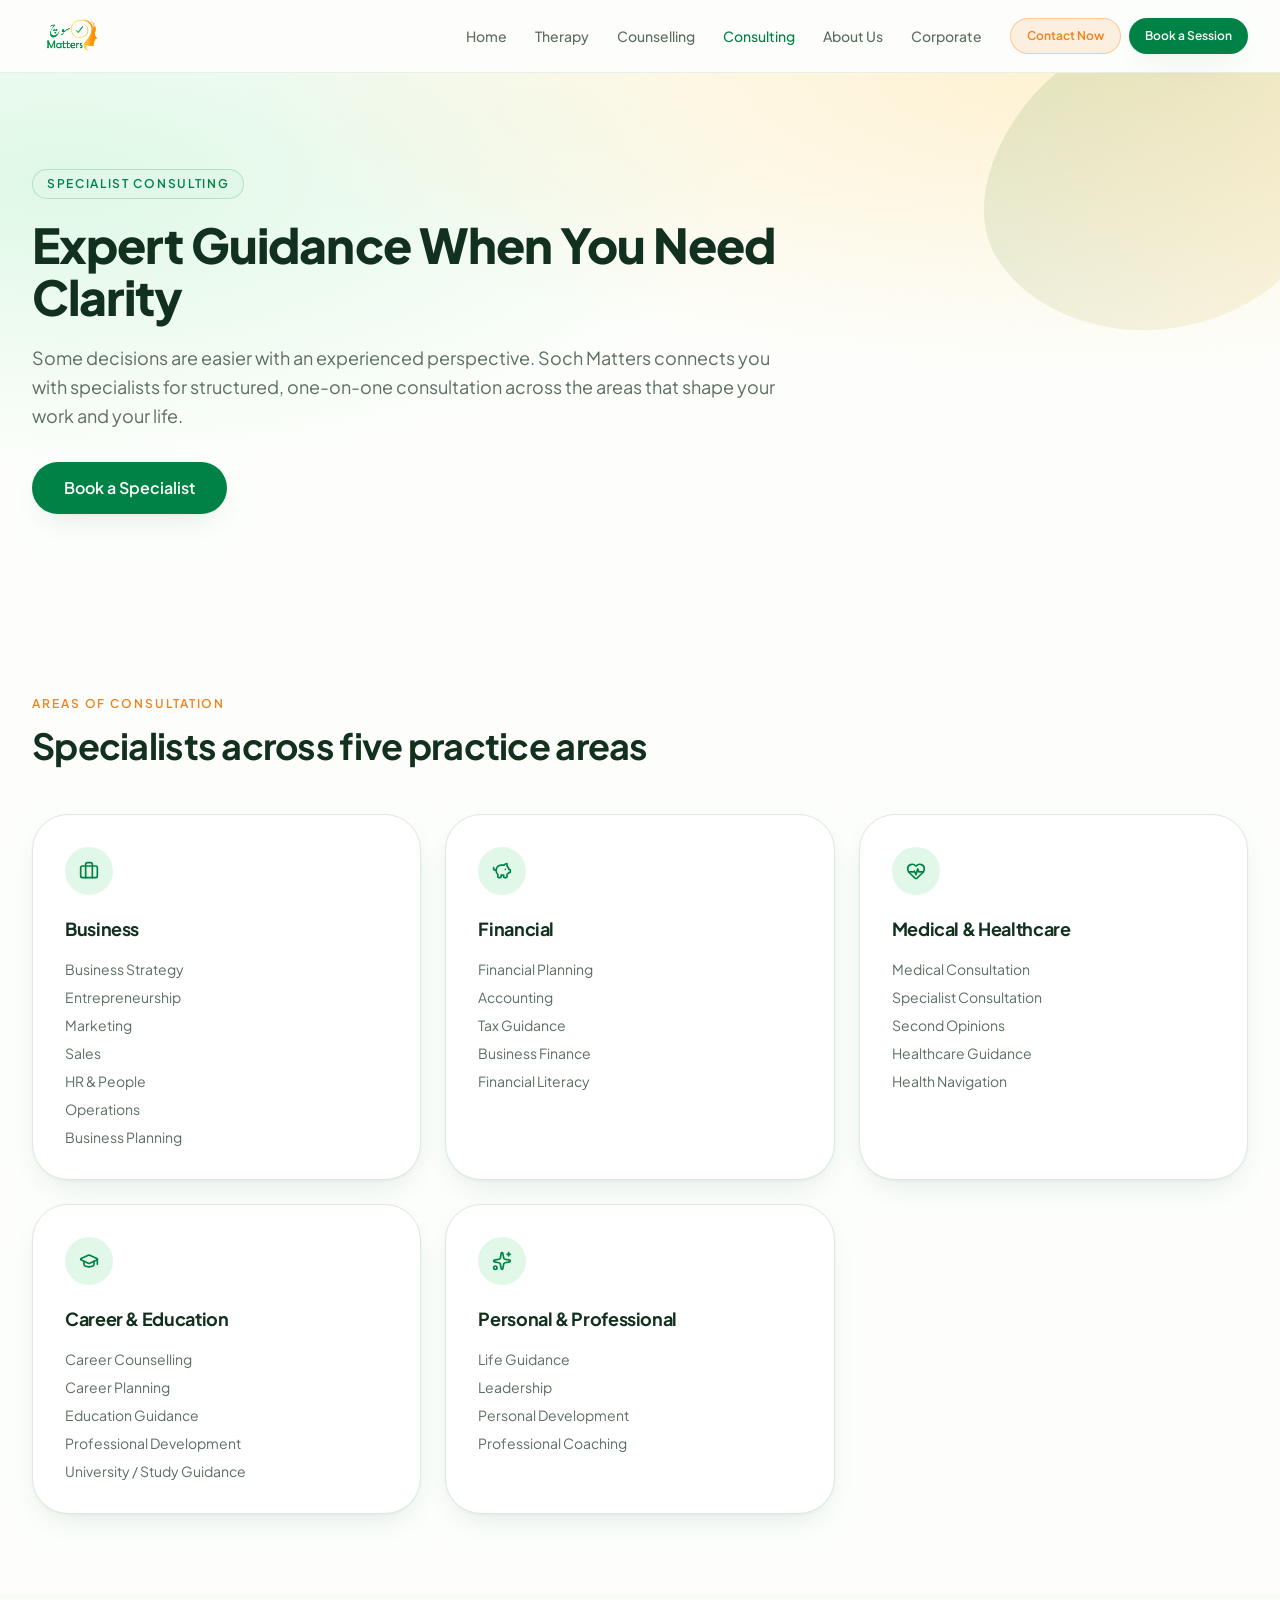
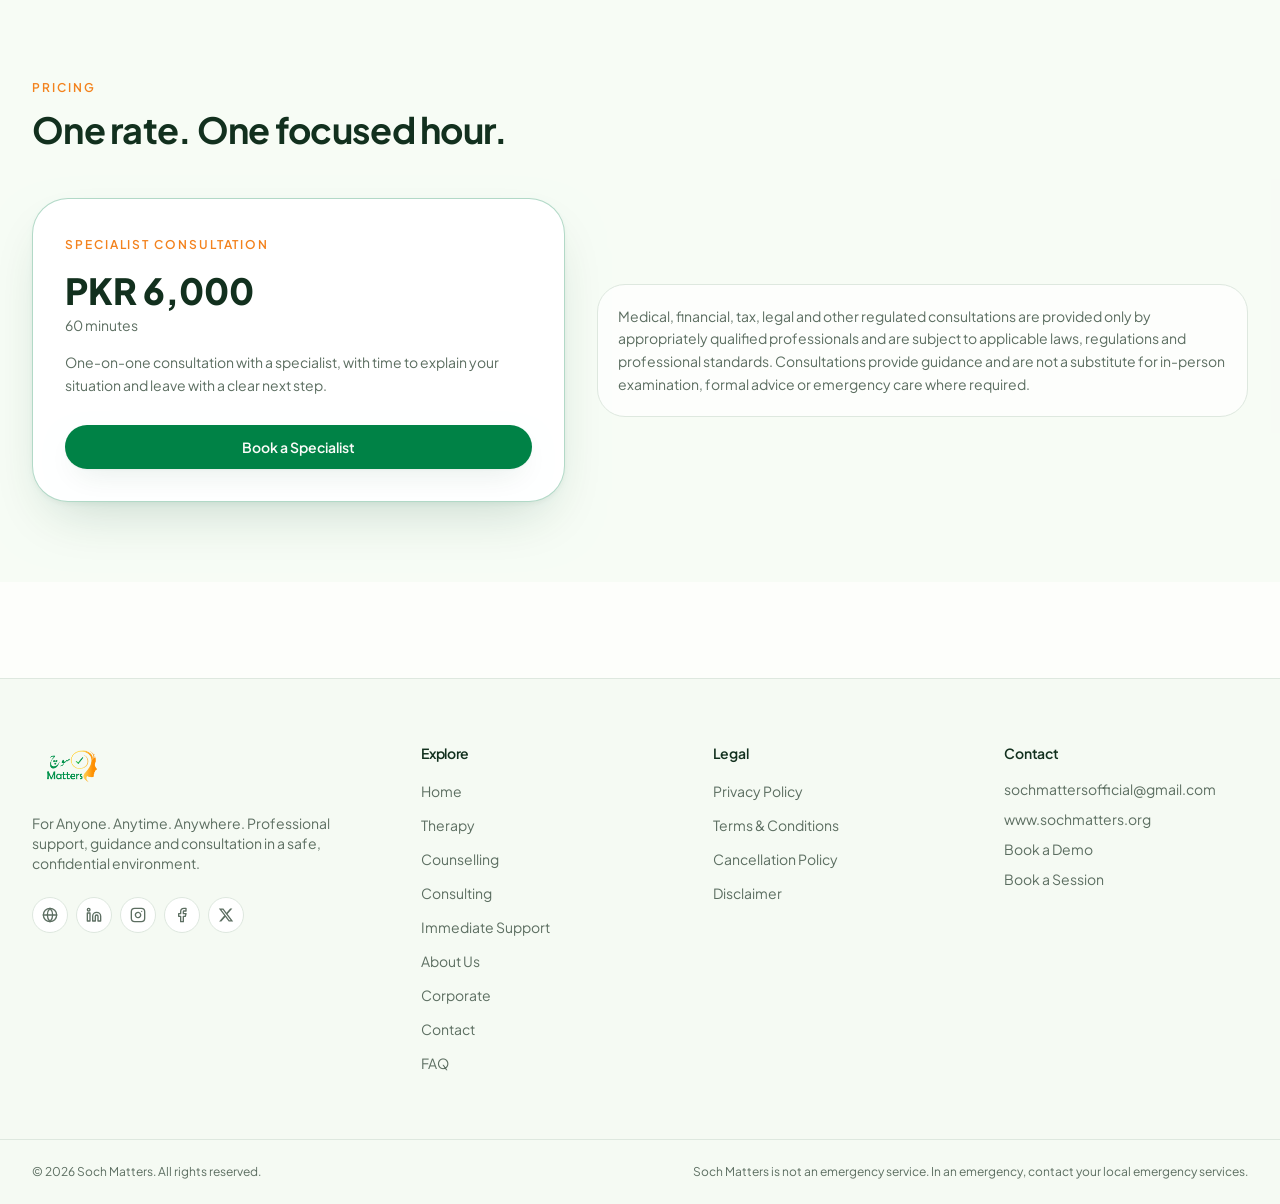
<file: consulting.html>
<!DOCTYPE html><html lang="en" data-tsd-source="/src/routes/__root.tsx:115:5"><head data-tsd-source="/src/routes/__root.tsx:116:7"><meta charset="utf-8"><meta name="viewport" content="width=device-width, initial-scale=1"><title>Specialist Consulting — Soch Matters</title><meta name="author" content="Soch Matters"><meta property="og:site_name" content="Soch Matters"><meta property="og:type" content="website"><meta name="twitter:card" content="summary_large_image"><meta name="theme-color" content="#0f7a3d"><meta name="description" content="Book a 60-minute consultation with specialists across business, finance, healthcare, career and personal development."><meta property="og:title" content="Specialist Consulting — Soch Matters"><meta property="og:description" content="Expert guidance when you need clarity — one-on-one specialist consultation."><link rel="icon" type="image/png" href="favicon.png"><link rel="preconnect" href="https://fonts.googleapis.com"><link rel="preconnect" href="https://fonts.gstatic.com" crossorigin="anonymous"><link rel="stylesheet" href="assets/styles.css"><link rel="stylesheet" href="https://fonts.googleapis.com/css2?family=Plus+Jakarta+Sans:wght@300;400;500;600;700;800&display=swap"></head><body data-tsd-source="/src/routes/__root.tsx:119:7"><a href="#main" class="sr-only focus:not-sr-only focus:absolute focus:left-4 focus:top-4 focus:z-[60] focus:rounded-full focus:bg-primary focus:px-4 focus:py-2 focus:text-sm focus:text-primary-foreground" data-tsd-source="/src/routes/__root.tsx:132:7">Skip to content</a><header class="sticky top-0 z-50 border-b border-border/70 bg-background/85 backdrop-blur-xl" data-tsd-source="/src/components/site/Navbar.tsx:20:5"><nav class="mx-auto grid max-w-7xl grid-cols-[minmax(0,1fr)_auto] items-center gap-4 px-4 py-3 sm:px-6 lg:px-8" aria-label="Main" data-tsd-source="/src/components/site/Navbar.tsx:21:7"><a class="inline-flex items-center gap-3" aria-label="Soch Matters home" data-tsd-source="/src/components/site/Logo.tsx:7:5" href="index.html"><img src="assets/img-83f2485e.png" alt="Soch Matters" width="160" height="80" class="h-11 w-auto sm:h-12" data-tsd-source="/src/components/site/Logo.tsx:8:7"></a><div class="hidden items-center gap-1 lg:flex" data-tsd-source="/src/components/site/Navbar.tsx:27:9"><a class="rounded-full px-3 py-2 text-sm font-medium transition-colors hover:text-primary text-muted-foreground" data-tsd-source="/src/components/site/Navbar.tsx:29:13" href="index.html">Home</a><a class="rounded-full px-3 py-2 text-sm font-medium transition-colors hover:text-primary text-muted-foreground" data-tsd-source="/src/components/site/Navbar.tsx:29:13" href="therapy.html">Therapy</a><a class="rounded-full px-3 py-2 text-sm font-medium transition-colors hover:text-primary text-muted-foreground" data-tsd-source="/src/components/site/Navbar.tsx:29:13" href="counselling.html">Counselling</a><a class="rounded-full px-3 py-2 text-sm font-medium transition-colors hover:text-primary text-primary" data-tsd-source="/src/components/site/Navbar.tsx:29:13" href="consulting.html" data-status="active" aria-current="page">Consulting</a><a class="rounded-full px-3 py-2 text-sm font-medium transition-colors hover:text-primary text-muted-foreground" data-tsd-source="/src/components/site/Navbar.tsx:29:13" href="about.html">About Us</a><a class="rounded-full px-3 py-2 text-sm font-medium transition-colors hover:text-primary text-muted-foreground" data-tsd-source="/src/components/site/Navbar.tsx:29:13" href="corporate.html">Corporate</a><div class="ml-3 flex items-center gap-2" data-tsd-source="/src/components/site/Navbar.tsx:40:11"><a data-tsd-source="/src/components/site/Navbar.tsx:42:15" class="inline-flex items-center justify-center gap-2 whitespace-nowrap rounded-full font-semibold cursor-pointer transition-all duration-200 focus-visible:outline-none focus-visible:ring-2 focus-visible:ring-ring focus-visible:ring-offset-2 focus-visible:ring-offset-background disabled:pointer-events-none disabled:opacity-50 disabled:cursor-not-allowed [&amp;_svg]:pointer-events-none [&amp;_svg]:size-4 [&amp;_svg]:shrink-0 bg-accent/12 text-accent border border-accent/35 hover:bg-accent/20 h-9 px-4 text-xs" href="immediate-support.html">Contact Now</a><a data-tsd-source="/src/components/site/Navbar.tsx:45:15" class="inline-flex items-center justify-center gap-2 whitespace-nowrap rounded-full font-semibold cursor-pointer transition-all duration-200 focus-visible:outline-none focus-visible:ring-2 focus-visible:ring-ring focus-visible:ring-offset-2 focus-visible:ring-offset-background disabled:pointer-events-none disabled:opacity-50 disabled:cursor-not-allowed [&amp;_svg]:pointer-events-none [&amp;_svg]:size-4 [&amp;_svg]:shrink-0 bg-primary text-primary-foreground shadow-soft hover:bg-primary/90 hover:-translate-y-0.5 h-9 px-4 text-xs" href="book.html">Book a Session</a></div></div><button type="button" class="grid size-10 shrink-0 place-items-center rounded-xl border border-border text-foreground lg:hidden" aria-expanded="false" aria-label="Open menu" data-tsd-source="/src/components/site/Navbar.tsx:50:9"><svg xmlns="http://www.w3.org/2000/svg" width="24" height="24" viewBox="0 0 24 24" fill="none" stroke="currentColor" stroke-width="2" stroke-linecap="round" stroke-linejoin="round" class="lucide lucide-menu size-5" aria-hidden="true" data-tsd-source="/src/components/site/Navbar.tsx:57:46"><path d="M4 5h16"></path><path d="M4 12h16"></path><path d="M4 19h16"></path></svg></button></nav></header><main id="main" data-tsd-source="/src/routes/__root.tsx:139:7"><!--$--><section class="relative overflow-hidden bg-hero-glow" data-tsd-source="/src/components/site/PageHeader.tsx:16:5"><svg viewBox="0 0 400 400" aria-hidden="true" class="pointer-events-none absolute -right-24 -top-24 size-[420px]" data-tsd-source="/src/components/site/MindMotif.tsx:80:5"><defs data-tsd-source="/src/components/site/MindMotif.tsx:81:7"><linearGradient id="blob-g" x1="0" y1="0" x2="1" y2="1" data-tsd-source="/src/components/site/MindMotif.tsx:82:9"><stop offset="0%" stop-color="var(--primary)" data-tsd-source="/src/components/site/MindMotif.tsx:83:11"></stop><stop offset="100%" stop-color="var(--gold)" data-tsd-source="/src/components/site/MindMotif.tsx:84:11"></stop></linearGradient></defs><path fill="url(#blob-g)" opacity="0.14" d="M320 96c34 44 42 110 16 158s-86 78-146 82-124-22-152-70 0-116 40-158 96-70 148-64 60 8 94 52z" data-tsd-source="/src/components/site/MindMotif.tsx:87:7"></path></svg><div class="relative mx-auto max-w-7xl px-4 py-16 sm:px-6 sm:py-24 lg:px-8" data-tsd-source="/src/components/site/PageHeader.tsx:18:7"><div class="max-w-3xl animate-rise-in" data-tsd-source="/src/components/site/PageHeader.tsx:19:9"><span class="inline-flex items-center rounded-full border border-primary/20 bg-primary-soft px-3.5 py-1.5 text-xs font-semibold uppercase tracking-[0.14em] text-primary" data-tsd-source="/src/components/site/PageHeader.tsx:21:13">Specialist Consulting</span><h1 class="mt-5 text-4xl font-extrabold leading-[1.08] text-foreground sm:text-5xl" data-tsd-source="/src/components/site/PageHeader.tsx:25:11">Expert Guidance When You Need Clarity</h1><p class="mt-5 text-lg leading-relaxed text-muted-foreground" data-tsd-source="/src/components/site/PageHeader.tsx:28:21">Some decisions are easier with an experienced perspective. Soch Matters connects you with specialists for structured, one-on-one consultation across the areas that shape your work and your life.</p><div class="mt-8" data-tsd-source="/src/components/site/PageHeader.tsx:29:24"><a data-tsd-source="/src/routes/consulting.tsx:88:11" class="inline-flex items-center justify-center gap-2 whitespace-nowrap rounded-full font-semibold cursor-pointer transition-all duration-200 focus-visible:outline-none focus-visible:ring-2 focus-visible:ring-ring focus-visible:ring-offset-2 focus-visible:ring-offset-background disabled:pointer-events-none disabled:opacity-50 disabled:cursor-not-allowed [&amp;_svg]:pointer-events-none [&amp;_svg]:size-4 [&amp;_svg]:shrink-0 bg-primary text-primary-foreground shadow-soft hover:bg-primary/90 hover:-translate-y-0.5 h-13 px-8 text-base" href="book.html">Book a Specialist</a></div></div></div></section><section class="py-20" data-tsd-source="/src/components/site/PageHeader.tsx:50:5"><div class="mx-auto max-w-7xl px-4 sm:px-6 lg:px-8" data-tsd-source="/src/components/site/PageHeader.tsx:51:7"><div class="mb-12 max-w-2xl" data-tsd-source="/src/components/site/PageHeader.tsx:53:11"><span class="text-xs font-semibold uppercase tracking-[0.16em] text-accent" data-tsd-source="/src/components/site/PageHeader.tsx:55:15">Areas of consultation</span><h2 class="mt-3 text-3xl font-bold text-foreground sm:text-4xl" data-tsd-source="/src/components/site/PageHeader.tsx:60:15">Specialists across five practice areas</h2></div><div class="grid gap-6 md:grid-cols-2 lg:grid-cols-3" data-tsd-source="/src/routes/consulting.tsx:95:9"><article class="rounded-3xl border border-border bg-card p-8 shadow-soft transition-all duration-300 hover:-translate-y-1 hover:shadow-lift" data-tsd-source="/src/routes/consulting.tsx:97:13"><span class="grid size-12 place-items-center rounded-2xl bg-primary-soft text-primary" data-tsd-source="/src/routes/consulting.tsx:101:15"><svg xmlns="http://www.w3.org/2000/svg" width="24" height="24" viewBox="0 0 24 24" fill="none" stroke="currentColor" stroke-width="2" stroke-linecap="round" stroke-linejoin="round" class="lucide lucide-briefcase size-5" aria-hidden="true" data-tsd-source="/src/routes/consulting.tsx:102:17"><path d="M16 20V4a2 2 0 0 0-2-2h-4a2 2 0 0 0-2 2v16"></path><rect width="20" height="14" x="2" y="6" rx="2"></rect></svg></span><h3 class="mt-5 text-lg font-bold text-foreground" data-tsd-source="/src/routes/consulting.tsx:104:15">Business</h3><ul class="mt-4 space-y-2" data-tsd-source="/src/routes/consulting.tsx:105:15"><li class="text-sm text-muted-foreground" data-tsd-source="/src/routes/consulting.tsx:107:19">Business Strategy</li><li class="text-sm text-muted-foreground" data-tsd-source="/src/routes/consulting.tsx:107:19">Entrepreneurship</li><li class="text-sm text-muted-foreground" data-tsd-source="/src/routes/consulting.tsx:107:19">Marketing</li><li class="text-sm text-muted-foreground" data-tsd-source="/src/routes/consulting.tsx:107:19">Sales</li><li class="text-sm text-muted-foreground" data-tsd-source="/src/routes/consulting.tsx:107:19">HR &amp; People</li><li class="text-sm text-muted-foreground" data-tsd-source="/src/routes/consulting.tsx:107:19">Operations</li><li class="text-sm text-muted-foreground" data-tsd-source="/src/routes/consulting.tsx:107:19">Business Planning</li></ul></article><article class="rounded-3xl border border-border bg-card p-8 shadow-soft transition-all duration-300 hover:-translate-y-1 hover:shadow-lift" data-tsd-source="/src/routes/consulting.tsx:97:13"><span class="grid size-12 place-items-center rounded-2xl bg-primary-soft text-primary" data-tsd-source="/src/routes/consulting.tsx:101:15"><svg xmlns="http://www.w3.org/2000/svg" width="24" height="24" viewBox="0 0 24 24" fill="none" stroke="currentColor" stroke-width="2" stroke-linecap="round" stroke-linejoin="round" class="lucide lucide-piggy-bank size-5" aria-hidden="true" data-tsd-source="/src/routes/consulting.tsx:102:17"><path d="M11 17h3v2a1 1 0 0 0 1 1h2a1 1 0 0 0 1-1v-3a3.16 3.16 0 0 0 2-2h1a1 1 0 0 0 1-1v-2a1 1 0 0 0-1-1h-1a5 5 0 0 0-2-4V3a4 4 0 0 0-3.2 1.6l-.3.4H11a6 6 0 0 0-6 6v1a5 5 0 0 0 2 4v3a1 1 0 0 0 1 1h2a1 1 0 0 0 1-1z"></path><path d="M16 10h.01"></path><path d="M2 8v1a2 2 0 0 0 2 2h1"></path></svg></span><h3 class="mt-5 text-lg font-bold text-foreground" data-tsd-source="/src/routes/consulting.tsx:104:15">Financial</h3><ul class="mt-4 space-y-2" data-tsd-source="/src/routes/consulting.tsx:105:15"><li class="text-sm text-muted-foreground" data-tsd-source="/src/routes/consulting.tsx:107:19">Financial Planning</li><li class="text-sm text-muted-foreground" data-tsd-source="/src/routes/consulting.tsx:107:19">Accounting</li><li class="text-sm text-muted-foreground" data-tsd-source="/src/routes/consulting.tsx:107:19">Tax Guidance</li><li class="text-sm text-muted-foreground" data-tsd-source="/src/routes/consulting.tsx:107:19">Business Finance</li><li class="text-sm text-muted-foreground" data-tsd-source="/src/routes/consulting.tsx:107:19">Financial Literacy</li></ul></article><article class="rounded-3xl border border-border bg-card p-8 shadow-soft transition-all duration-300 hover:-translate-y-1 hover:shadow-lift" data-tsd-source="/src/routes/consulting.tsx:97:13"><span class="grid size-12 place-items-center rounded-2xl bg-primary-soft text-primary" data-tsd-source="/src/routes/consulting.tsx:101:15"><svg xmlns="http://www.w3.org/2000/svg" width="24" height="24" viewBox="0 0 24 24" fill="none" stroke="currentColor" stroke-width="2" stroke-linecap="round" stroke-linejoin="round" class="lucide lucide-heart-pulse size-5" aria-hidden="true" data-tsd-source="/src/routes/consulting.tsx:102:17"><path d="M2 9.5a5.5 5.5 0 0 1 9.591-3.676.56.56 0 0 0 .818 0A5.49 5.49 0 0 1 22 9.5c0 2.29-1.5 4-3 5.5l-5.492 5.313a2 2 0 0 1-3 .019L5 15c-1.5-1.5-3-3.2-3-5.5"></path><path d="M3.22 13H9.5l.5-1 2 4.5 2-7 1.5 3.5h5.27"></path></svg></span><h3 class="mt-5 text-lg font-bold text-foreground" data-tsd-source="/src/routes/consulting.tsx:104:15">Medical &amp; Healthcare</h3><ul class="mt-4 space-y-2" data-tsd-source="/src/routes/consulting.tsx:105:15"><li class="text-sm text-muted-foreground" data-tsd-source="/src/routes/consulting.tsx:107:19">Medical Consultation</li><li class="text-sm text-muted-foreground" data-tsd-source="/src/routes/consulting.tsx:107:19">Specialist Consultation</li><li class="text-sm text-muted-foreground" data-tsd-source="/src/routes/consulting.tsx:107:19">Second Opinions</li><li class="text-sm text-muted-foreground" data-tsd-source="/src/routes/consulting.tsx:107:19">Healthcare Guidance</li><li class="text-sm text-muted-foreground" data-tsd-source="/src/routes/consulting.tsx:107:19">Health Navigation</li></ul></article><article class="rounded-3xl border border-border bg-card p-8 shadow-soft transition-all duration-300 hover:-translate-y-1 hover:shadow-lift" data-tsd-source="/src/routes/consulting.tsx:97:13"><span class="grid size-12 place-items-center rounded-2xl bg-primary-soft text-primary" data-tsd-source="/src/routes/consulting.tsx:101:15"><svg xmlns="http://www.w3.org/2000/svg" width="24" height="24" viewBox="0 0 24 24" fill="none" stroke="currentColor" stroke-width="2" stroke-linecap="round" stroke-linejoin="round" class="lucide lucide-graduation-cap size-5" aria-hidden="true" data-tsd-source="/src/routes/consulting.tsx:102:17"><path d="M21.42 10.922a1 1 0 0 0-.019-1.838L12.83 5.18a2 2 0 0 0-1.66 0L2.6 9.08a1 1 0 0 0 0 1.832l8.57 3.908a2 2 0 0 0 1.66 0z"></path><path d="M22 10v6"></path><path d="M6 12.5V16a6 3 0 0 0 12 0v-3.5"></path></svg></span><h3 class="mt-5 text-lg font-bold text-foreground" data-tsd-source="/src/routes/consulting.tsx:104:15">Career &amp; Education</h3><ul class="mt-4 space-y-2" data-tsd-source="/src/routes/consulting.tsx:105:15"><li class="text-sm text-muted-foreground" data-tsd-source="/src/routes/consulting.tsx:107:19">Career Counselling</li><li class="text-sm text-muted-foreground" data-tsd-source="/src/routes/consulting.tsx:107:19">Career Planning</li><li class="text-sm text-muted-foreground" data-tsd-source="/src/routes/consulting.tsx:107:19">Education Guidance</li><li class="text-sm text-muted-foreground" data-tsd-source="/src/routes/consulting.tsx:107:19">Professional Development</li><li class="text-sm text-muted-foreground" data-tsd-source="/src/routes/consulting.tsx:107:19">University / Study Guidance</li></ul></article><article class="rounded-3xl border border-border bg-card p-8 shadow-soft transition-all duration-300 hover:-translate-y-1 hover:shadow-lift" data-tsd-source="/src/routes/consulting.tsx:97:13"><span class="grid size-12 place-items-center rounded-2xl bg-primary-soft text-primary" data-tsd-source="/src/routes/consulting.tsx:101:15"><svg xmlns="http://www.w3.org/2000/svg" width="24" height="24" viewBox="0 0 24 24" fill="none" stroke="currentColor" stroke-width="2" stroke-linecap="round" stroke-linejoin="round" class="lucide lucide-sparkles size-5" aria-hidden="true" data-tsd-source="/src/routes/consulting.tsx:102:17"><path d="M11.017 2.814a1 1 0 0 1 1.966 0l1.051 5.558a2 2 0 0 0 1.594 1.594l5.558 1.051a1 1 0 0 1 0 1.966l-5.558 1.051a2 2 0 0 0-1.594 1.594l-1.051 5.558a1 1 0 0 1-1.966 0l-1.051-5.558a2 2 0 0 0-1.594-1.594l-5.558-1.051a1 1 0 0 1 0-1.966l5.558-1.051a2 2 0 0 0 1.594-1.594z"></path><path d="M20 2v4"></path><path d="M22 4h-4"></path><circle cx="4" cy="20" r="2"></circle></svg></span><h3 class="mt-5 text-lg font-bold text-foreground" data-tsd-source="/src/routes/consulting.tsx:104:15">Personal &amp; Professional</h3><ul class="mt-4 space-y-2" data-tsd-source="/src/routes/consulting.tsx:105:15"><li class="text-sm text-muted-foreground" data-tsd-source="/src/routes/consulting.tsx:107:19">Life Guidance</li><li class="text-sm text-muted-foreground" data-tsd-source="/src/routes/consulting.tsx:107:19">Leadership</li><li class="text-sm text-muted-foreground" data-tsd-source="/src/routes/consulting.tsx:107:19">Personal Development</li><li class="text-sm text-muted-foreground" data-tsd-source="/src/routes/consulting.tsx:107:19">Professional Coaching</li></ul></article></div></div></section><section class="bg-secondary/40 py-20" data-tsd-source="/src/components/site/PageHeader.tsx:50:5"><div class="mx-auto max-w-7xl px-4 sm:px-6 lg:px-8" data-tsd-source="/src/components/site/PageHeader.tsx:51:7"><div class="mb-12 max-w-2xl" data-tsd-source="/src/components/site/PageHeader.tsx:53:11"><span class="text-xs font-semibold uppercase tracking-[0.16em] text-accent" data-tsd-source="/src/components/site/PageHeader.tsx:55:15">Pricing</span><h2 class="mt-3 text-3xl font-bold text-foreground sm:text-4xl" data-tsd-source="/src/components/site/PageHeader.tsx:60:15">One rate. One focused hour.</h2></div><div class="grid gap-8 lg:grid-cols-[0.9fr_1.1fr]" data-tsd-source="/src/routes/consulting.tsx:118:9"><div class="rounded-3xl border border-primary/30 bg-card p-8 shadow-lift" data-tsd-source="/src/routes/consulting.tsx:119:11"><span class="text-xs font-semibold uppercase tracking-[0.16em] text-accent" data-tsd-source="/src/routes/consulting.tsx:120:13">Specialist Consultation</span><p class="mt-4 text-4xl font-extrabold text-foreground" data-tsd-source="/src/routes/consulting.tsx:123:13">PKR 6,000</p><p class="mt-1 text-sm text-muted-foreground" data-tsd-source="/src/routes/consulting.tsx:124:13">60 minutes</p><p class="mt-4 text-sm leading-relaxed text-muted-foreground" data-tsd-source="/src/routes/consulting.tsx:125:13">One-on-one consultation with a specialist, with time to explain your situation and leave with a clear next step.</p><a data-tsd-source="/src/routes/consulting.tsx:130:15" class="inline-flex items-center justify-center gap-2 whitespace-nowrap rounded-full text-sm font-semibold cursor-pointer transition-all duration-200 focus-visible:outline-none focus-visible:ring-2 focus-visible:ring-ring focus-visible:ring-offset-2 focus-visible:ring-offset-background disabled:pointer-events-none disabled:opacity-50 disabled:cursor-not-allowed [&amp;_svg]:pointer-events-none [&amp;_svg]:size-4 [&amp;_svg]:shrink-0 bg-primary text-primary-foreground shadow-soft hover:bg-primary/90 hover:-translate-y-0.5 h-11 px-6 py-2 mt-7 w-full" href="book.html">Book a Specialist</a></div><div class="self-center" data-tsd-source="/src/routes/consulting.tsx:135:11"><p class="rounded-2xl border border-border bg-card/70 p-5 text-sm leading-relaxed text-muted-foreground" data-tsd-source="/src/components/site/PageHeader.tsx:73:5">Medical, financial, tax, legal and other regulated consultations are provided only by appropriately qualified professionals and are subject to applicable laws, regulations and professional standards. Consultations provide guidance and are not a substitute for in-person examination, formal advice or emergency care where required.</p></div></div></div></section><!--/$--></main><footer class="mt-24 border-t border-border bg-secondary/50" data-tsd-source="/src/components/site/Footer.tsx:26:5"><div class="mx-auto grid max-w-7xl gap-12 px-4 py-16 sm:px-6 lg:grid-cols-[1.4fr_1fr_1fr_1fr] lg:px-8" data-tsd-source="/src/components/site/Footer.tsx:27:7"><div class="max-w-sm" data-tsd-source="/src/components/site/Footer.tsx:28:9"><a class="inline-flex items-center gap-3" aria-label="Soch Matters home" data-tsd-source="/src/components/site/Logo.tsx:7:5" href="index.html"><img src="assets/img-83f2485e.png" alt="Soch Matters" width="160" height="80" class="h-11 w-auto sm:h-12" data-tsd-source="/src/components/site/Logo.tsx:8:7"></a><p class="mt-4 text-sm text-muted-foreground" data-tsd-source="/src/components/site/Footer.tsx:30:11">For Anyone. Anytime. Anywhere. Professional support, guidance and consultation in a safe, confidential environment.</p><div class="mt-6 flex gap-2" data-tsd-source="/src/components/site/Footer.tsx:34:11"><a href="https://www.sochmatters.org" target="_blank" rel="noopener noreferrer" aria-label="Soch Matters website" class="grid size-9 place-items-center rounded-xl border border-border bg-card text-muted-foreground transition-colors hover:text-primary hover:border-primary/40 hover:bg-primary-soft" data-tsd-source="/src/components/site/Footer.tsx:36:15"><svg xmlns="http://www.w3.org/2000/svg" width="24" height="24" viewBox="0 0 24 24" fill="none" stroke="currentColor" stroke-width="2" stroke-linecap="round" stroke-linejoin="round" class="lucide lucide-globe size-4" aria-hidden="true" data-tsd-source="/src/components/site/Footer.tsx:40:17"><circle cx="12" cy="12" r="10"></circle><path d="M12 2a14.5 14.5 0 0 0 0 20 14.5 14.5 0 0 0 0-20"></path><path d="M2 12h20"></path></svg></a><a href="https://www.linkedin.com/company/soch-matters/" target="_blank" rel="noopener noreferrer" aria-label="Soch Matters on LinkedIn" class="grid size-9 place-items-center rounded-xl border border-border bg-card text-muted-foreground transition-colors hover:text-primary hover:border-primary/40 hover:bg-primary-soft" data-tsd-source="/src/components/site/Footer.tsx:36:15"><svg xmlns="http://www.w3.org/2000/svg" width="24" height="24" viewBox="0 0 24 24" fill="none" stroke="currentColor" stroke-width="2" stroke-linecap="round" stroke-linejoin="round" class="lucide lucide-linkedin size-4" aria-hidden="true" data-tsd-source="/src/components/site/Footer.tsx:40:17"><path d="M16 8a6 6 0 0 1 6 6v7h-4v-7a2 2 0 0 0-2-2 2 2 0 0 0-2 2v7h-4v-7a6 6 0 0 1 6-6z"></path><rect width="4" height="12" x="2" y="9"></rect><circle cx="4" cy="4" r="2"></circle></svg></a><a href="https://www.instagram.com/sochmatters/" target="_blank" rel="noopener noreferrer" aria-label="Soch Matters on Instagram" class="grid size-9 place-items-center rounded-xl border border-border bg-card text-muted-foreground transition-colors hover:text-primary hover:border-primary/40 hover:bg-primary-soft" data-tsd-source="/src/components/site/Footer.tsx:36:15"><svg xmlns="http://www.w3.org/2000/svg" width="24" height="24" viewBox="0 0 24 24" fill="none" stroke="currentColor" stroke-width="2" stroke-linecap="round" stroke-linejoin="round" class="lucide lucide-instagram size-4" aria-hidden="true" data-tsd-source="/src/components/site/Footer.tsx:40:17"><rect width="20" height="20" x="2" y="2" rx="5" ry="5"></rect><path d="M16 11.37A4 4 0 1 1 12.63 8 4 4 0 0 1 16 11.37z"></path><line x1="17.5" x2="17.51" y1="6.5" y2="6.5"></line></svg></a><a href="https://www.facebook.com/sochmatters/" target="_blank" rel="noopener noreferrer" aria-label="Soch Matters on Facebook" class="grid size-9 place-items-center rounded-xl border border-border bg-card text-muted-foreground transition-colors hover:text-primary hover:border-primary/40 hover:bg-primary-soft" data-tsd-source="/src/components/site/Footer.tsx:36:15"><svg xmlns="http://www.w3.org/2000/svg" width="24" height="24" viewBox="0 0 24 24" fill="none" stroke="currentColor" stroke-width="2" stroke-linecap="round" stroke-linejoin="round" class="lucide lucide-facebook size-4" aria-hidden="true" data-tsd-source="/src/components/site/Footer.tsx:40:17"><path d="M18 2h-3a5 5 0 0 0-5 5v3H7v4h3v8h4v-8h3l1-4h-4V7a1 1 0 0 1 1-1h3z"></path></svg></a><a href="https://x.com/sochmatters" target="_blank" rel="noopener noreferrer" aria-label="Soch Matters on X" class="grid size-9 place-items-center rounded-xl border border-border bg-card text-muted-foreground transition-colors hover:text-primary hover:border-primary/40 hover:bg-primary-soft"><svg xmlns="http://www.w3.org/2000/svg" width="24" height="24" viewBox="0 0 24 24" fill="currentColor" class="size-4" aria-hidden="true"><path d="M18.244 2.25h3.308l-7.227 8.26 8.502 11.24H16.17l-5.214-6.817L4.99 21.75H1.68l7.73-8.835L1.254 2.25H8.08l4.713 6.231zm-1.161 17.52h1.833L7.084 4.126H5.117z"/></svg></a></div></div><div data-tsd-source="/src/components/site/Footer.tsx:46:9"><h2 class="text-sm font-semibold text-foreground" data-tsd-source="/src/components/site/Footer.tsx:47:11">Explore</h2><ul class="mt-4 space-y-2.5" data-tsd-source="/src/components/site/Footer.tsx:48:11"><li data-tsd-source="/src/components/site/Footer.tsx:50:15"><a class="text-sm text-muted-foreground transition-colors hover:text-primary" data-tsd-source="/src/components/site/Footer.tsx:51:17" href="index.html">Home</a></li><li data-tsd-source="/src/components/site/Footer.tsx:50:15"><a class="text-sm text-muted-foreground transition-colors hover:text-primary" data-tsd-source="/src/components/site/Footer.tsx:51:17" href="therapy.html">Therapy</a></li><li data-tsd-source="/src/components/site/Footer.tsx:50:15"><a class="text-sm text-muted-foreground transition-colors hover:text-primary" data-tsd-source="/src/components/site/Footer.tsx:51:17" href="counselling.html">Counselling</a></li><li data-tsd-source="/src/components/site/Footer.tsx:50:15"><a class="text-sm text-muted-foreground transition-colors hover:text-primary active" data-tsd-source="/src/components/site/Footer.tsx:51:17" href="consulting.html" data-status="active" aria-current="page">Consulting</a></li><li data-tsd-source="/src/components/site/Footer.tsx:50:15"><a class="text-sm text-muted-foreground transition-colors hover:text-primary" data-tsd-source="/src/components/site/Footer.tsx:51:17" href="immediate-support.html">Immediate Support</a></li><li data-tsd-source="/src/components/site/Footer.tsx:50:15"><a class="text-sm text-muted-foreground transition-colors hover:text-primary" data-tsd-source="/src/components/site/Footer.tsx:51:17" href="about.html">About Us</a></li><li data-tsd-source="/src/components/site/Footer.tsx:50:15"><a class="text-sm text-muted-foreground transition-colors hover:text-primary" data-tsd-source="/src/components/site/Footer.tsx:51:17" href="corporate.html">Corporate</a></li><li data-tsd-source="/src/components/site/Footer.tsx:50:15"><a class="text-sm text-muted-foreground transition-colors hover:text-primary" data-tsd-source="/src/components/site/Footer.tsx:51:17" href="contact.html">Contact</a></li><li data-tsd-source="/src/components/site/Footer.tsx:50:15"><a class="text-sm text-muted-foreground transition-colors hover:text-primary" data-tsd-source="/src/components/site/Footer.tsx:51:17" href="faq.html">FAQ</a></li></ul></div><div data-tsd-source="/src/components/site/Footer.tsx:59:9"><h2 class="text-sm font-semibold text-foreground" data-tsd-source="/src/components/site/Footer.tsx:60:11">Legal</h2><ul class="mt-4 space-y-2.5" data-tsd-source="/src/components/site/Footer.tsx:61:11"><li data-tsd-source="/src/components/site/Footer.tsx:63:15"><a class="text-sm text-muted-foreground transition-colors hover:text-primary" data-tsd-source="/src/components/site/Footer.tsx:64:17" href="privacy.html">Privacy Policy</a></li><li data-tsd-source="/src/components/site/Footer.tsx:63:15"><a class="text-sm text-muted-foreground transition-colors hover:text-primary" data-tsd-source="/src/components/site/Footer.tsx:64:17" href="terms.html">Terms &amp; Conditions</a></li><li data-tsd-source="/src/components/site/Footer.tsx:63:15"><a class="text-sm text-muted-foreground transition-colors hover:text-primary" data-tsd-source="/src/components/site/Footer.tsx:64:17" href="terms.html">Cancellation Policy</a></li><li data-tsd-source="/src/components/site/Footer.tsx:63:15"><a class="text-sm text-muted-foreground transition-colors hover:text-primary" data-tsd-source="/src/components/site/Footer.tsx:64:17" href="terms.html">Disclaimer</a></li></ul></div><div data-tsd-source="/src/components/site/Footer.tsx:72:9"><h2 class="text-sm font-semibold text-foreground" data-tsd-source="/src/components/site/Footer.tsx:73:11">Contact</h2><ul class="mt-4 space-y-2.5 text-sm text-muted-foreground" data-tsd-source="/src/components/site/Footer.tsx:74:11"><li data-tsd-source="/src/components/site/Footer.tsx:75:13"><a href="mailto:sochmattersofficial@gmail.com" class="transition-colors hover:text-primary" data-tsd-source="/src/components/site/Footer.tsx:76:15">sochmattersofficial@gmail.com</a></li><li data-tsd-source="/src/components/site/Footer.tsx:80:13"><a href="https://www.sochmatters.org" class="transition-colors hover:text-primary" data-tsd-source="/src/components/site/Footer.tsx:81:15">www.sochmatters.org</a></li><li data-tsd-source="/src/components/site/Footer.tsx:85:13"><a class="transition-colors hover:text-primary" data-tsd-source="/src/components/site/Footer.tsx:86:15" href="demo.html">Book a Demo</a></li><li data-tsd-source="/src/components/site/Footer.tsx:90:13"><a class="transition-colors hover:text-primary" data-tsd-source="/src/components/site/Footer.tsx:91:15" href="book.html">Book a Session</a></li></ul></div></div><div class="border-t border-border" data-tsd-source="/src/components/site/Footer.tsx:99:7"><div class="mx-auto flex max-w-7xl flex-col gap-3 px-4 py-6 text-xs text-muted-foreground sm:flex-row sm:items-center sm:justify-between sm:px-6 lg:px-8" data-tsd-source="/src/components/site/Footer.tsx:100:9"><p data-tsd-source="/src/components/site/Footer.tsx:101:11">© <!-- -->2026<!-- --> Soch Matters. All rights reserved.</p><p data-tsd-source="/src/components/site/Footer.tsx:102:11">Soch Matters is not an emergency service. In an emergency, contact your local emergency services.</p></div></div></footer><section aria-label="Notifications alt+T" tabindex="-1" aria-live="polite" aria-relevant="additions text" aria-atomic="false"></section><nav id="sm-mobile" style="display:none;position:fixed;top:68px;left:0;right:0;z-index:60;flex-direction:column;gap:10px;padding:20px" class="bg-background border-b shadow-lift"><a class="rounded-full px-3 py-2 text-sm font-medium transition-colors hover:text-primary text-muted-foreground" data-tsd-source="/src/components/site/Navbar.tsx:29:13" href="index.html">Home</a><a class="rounded-full px-3 py-2 text-sm font-medium transition-colors hover:text-primary text-muted-foreground" data-tsd-source="/src/components/site/Navbar.tsx:29:13" href="therapy.html">Therapy</a><a class="rounded-full px-3 py-2 text-sm font-medium transition-colors hover:text-primary text-muted-foreground" data-tsd-source="/src/components/site/Navbar.tsx:29:13" href="counselling.html">Counselling</a><a class="rounded-full px-3 py-2 text-sm font-medium transition-colors hover:text-primary text-primary" data-tsd-source="/src/components/site/Navbar.tsx:29:13" href="consulting.html" data-status="active" aria-current="page">Consulting</a><a class="rounded-full px-3 py-2 text-sm font-medium transition-colors hover:text-primary text-muted-foreground" data-tsd-source="/src/components/site/Navbar.tsx:29:13" href="about.html">About Us</a><a class="rounded-full px-3 py-2 text-sm font-medium transition-colors hover:text-primary text-muted-foreground" data-tsd-source="/src/components/site/Navbar.tsx:29:13" href="corporate.html">Corporate</a><a data-tsd-source="/src/components/site/Navbar.tsx:42:15" class="inline-flex items-center justify-center gap-2 whitespace-nowrap rounded-full font-semibold cursor-pointer transition-all duration-200 focus-visible:outline-none focus-visible:ring-2 focus-visible:ring-ring focus-visible:ring-offset-2 focus-visible:ring-offset-background disabled:pointer-events-none disabled:opacity-50 disabled:cursor-not-allowed [&amp;_svg]:pointer-events-none [&amp;_svg]:size-4 [&amp;_svg]:shrink-0 bg-accent/12 text-accent border border-accent/35 hover:bg-accent/20 h-9 px-4 text-xs" href="immediate-support.html">Contact Now</a><a data-tsd-source="/src/components/site/Navbar.tsx:45:15" class="inline-flex items-center justify-center gap-2 whitespace-nowrap rounded-full font-semibold cursor-pointer transition-all duration-200 focus-visible:outline-none focus-visible:ring-2 focus-visible:ring-ring focus-visible:ring-offset-2 focus-visible:ring-offset-background disabled:pointer-events-none disabled:opacity-50 disabled:cursor-not-allowed [&amp;_svg]:pointer-events-none [&amp;_svg]:size-4 [&amp;_svg]:shrink-0 bg-primary text-primary-foreground shadow-soft hover:bg-primary/90 hover:-translate-y-0.5 h-9 px-4 text-xs" href="book.html">Book a Session</a></nav><script src="assets/site.js"></script></body></html>
</file>
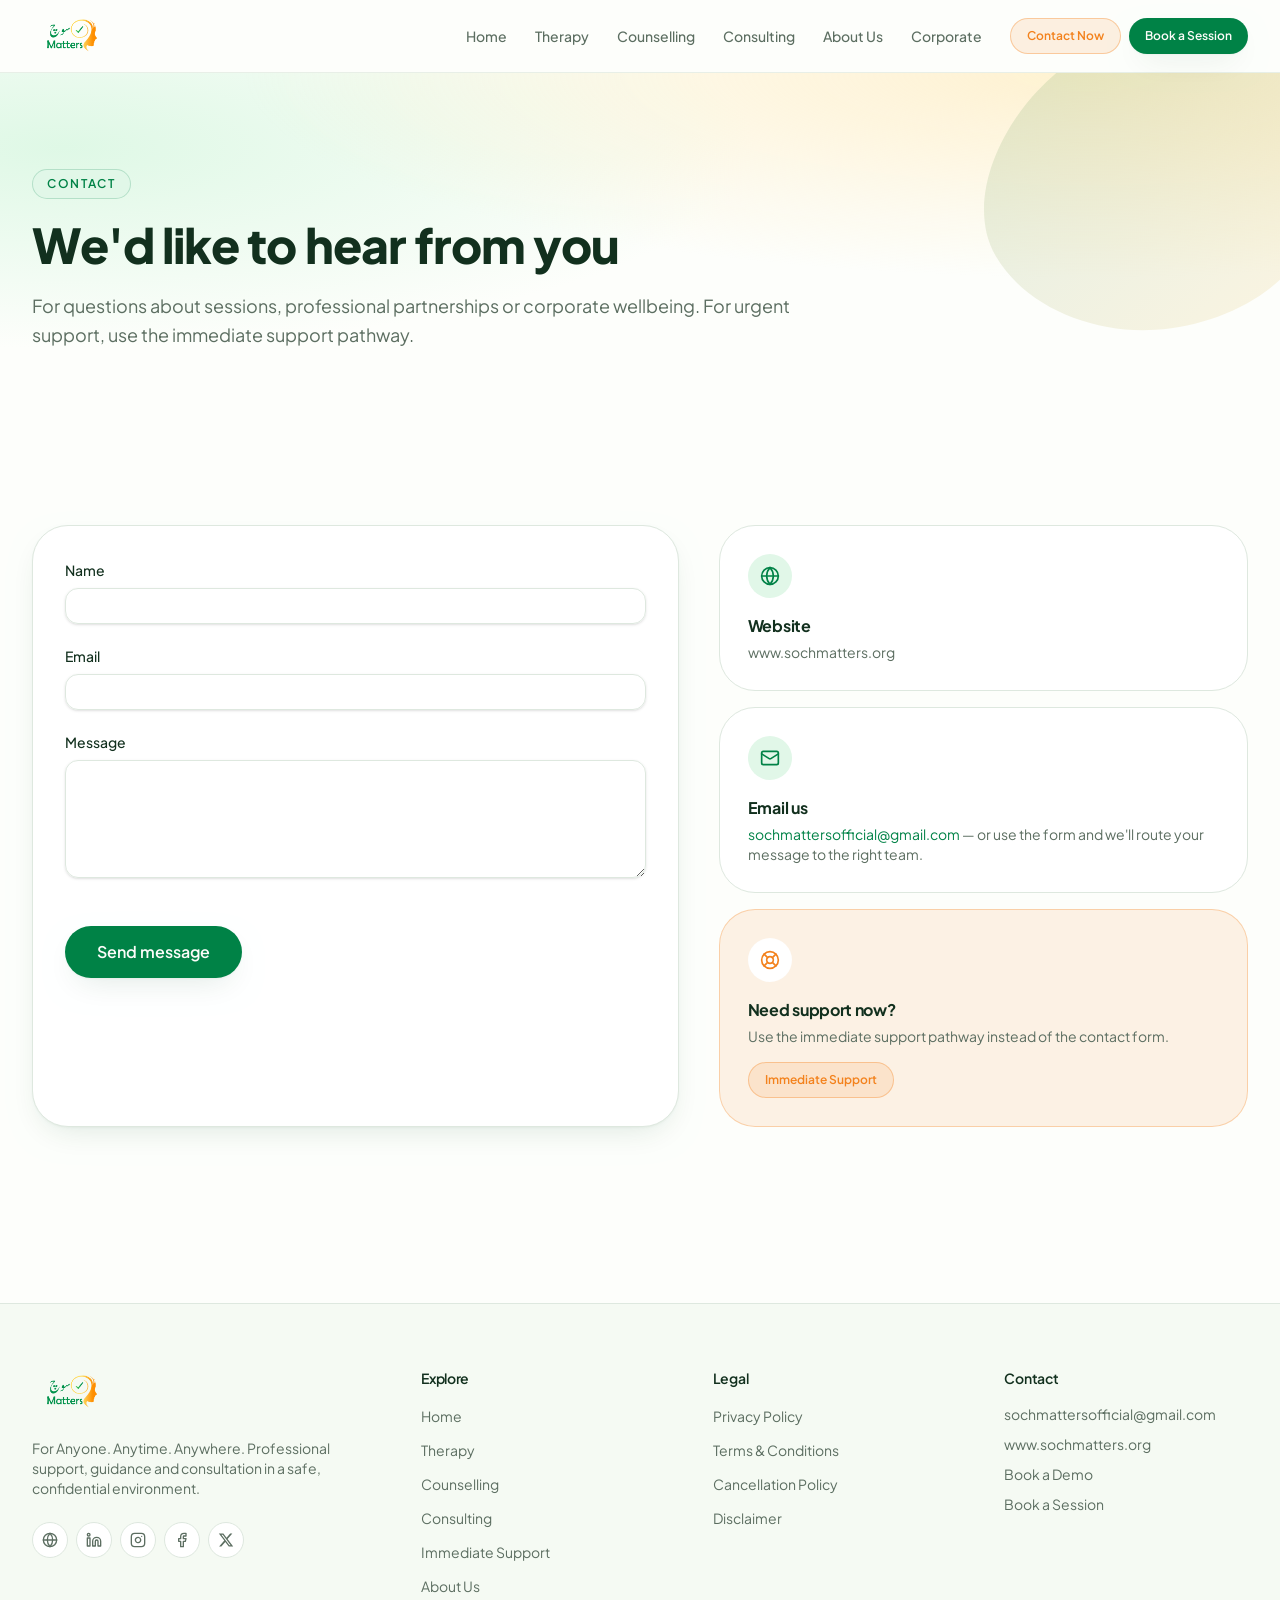
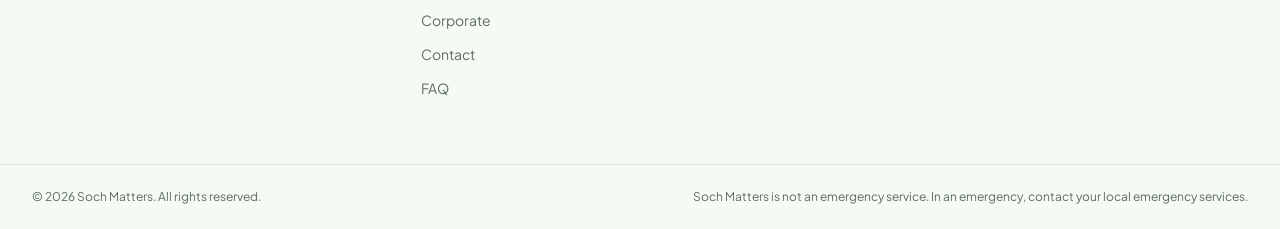
<file: contact.html>
<!DOCTYPE html><html lang="en" data-tsd-source="/src/routes/__root.tsx:115:5"><head data-tsd-source="/src/routes/__root.tsx:116:7"><meta charset="utf-8"><meta name="viewport" content="width=device-width, initial-scale=1"><title>Contact — Soch Matters</title><meta name="author" content="Soch Matters"><meta property="og:site_name" content="Soch Matters"><meta property="og:type" content="website"><meta name="twitter:card" content="summary_large_image"><meta name="theme-color" content="#0f7a3d"><meta name="description" content="Get in touch with Soch Matters about sessions, partnerships or corporate wellbeing."><meta property="og:title" content="Contact Soch Matters"><meta property="og:description" content="Questions about sessions or partnerships? Write to us."><link rel="icon" type="image/png" href="favicon.png"><link rel="preconnect" href="https://fonts.googleapis.com"><link rel="preconnect" href="https://fonts.gstatic.com" crossorigin="anonymous"><link rel="stylesheet" href="assets/styles.css"><link rel="stylesheet" href="https://fonts.googleapis.com/css2?family=Plus+Jakarta+Sans:wght@300;400;500;600;700;800&display=swap"></head><body data-tsd-source="/src/routes/__root.tsx:119:7"><a href="#main" class="sr-only focus:not-sr-only focus:absolute focus:left-4 focus:top-4 focus:z-[60] focus:rounded-full focus:bg-primary focus:px-4 focus:py-2 focus:text-sm focus:text-primary-foreground" data-tsd-source="/src/routes/__root.tsx:132:7">Skip to content</a><header class="sticky top-0 z-50 border-b border-border/70 bg-background/85 backdrop-blur-xl" data-tsd-source="/src/components/site/Navbar.tsx:20:5"><nav class="mx-auto grid max-w-7xl grid-cols-[minmax(0,1fr)_auto] items-center gap-4 px-4 py-3 sm:px-6 lg:px-8" aria-label="Main" data-tsd-source="/src/components/site/Navbar.tsx:21:7"><a class="inline-flex items-center gap-3" aria-label="Soch Matters home" data-tsd-source="/src/components/site/Logo.tsx:7:5" href="index.html"><img src="assets/img-83f2485e.png" alt="Soch Matters" width="160" height="80" class="h-11 w-auto sm:h-12" data-tsd-source="/src/components/site/Logo.tsx:8:7"></a><div class="hidden items-center gap-1 lg:flex" data-tsd-source="/src/components/site/Navbar.tsx:27:9"><a class="rounded-full px-3 py-2 text-sm font-medium transition-colors hover:text-primary text-muted-foreground" data-tsd-source="/src/components/site/Navbar.tsx:29:13" href="index.html">Home</a><a class="rounded-full px-3 py-2 text-sm font-medium transition-colors hover:text-primary text-muted-foreground" data-tsd-source="/src/components/site/Navbar.tsx:29:13" href="therapy.html">Therapy</a><a class="rounded-full px-3 py-2 text-sm font-medium transition-colors hover:text-primary text-muted-foreground" data-tsd-source="/src/components/site/Navbar.tsx:29:13" href="counselling.html">Counselling</a><a class="rounded-full px-3 py-2 text-sm font-medium transition-colors hover:text-primary text-muted-foreground" data-tsd-source="/src/components/site/Navbar.tsx:29:13" href="consulting.html">Consulting</a><a class="rounded-full px-3 py-2 text-sm font-medium transition-colors hover:text-primary text-muted-foreground" data-tsd-source="/src/components/site/Navbar.tsx:29:13" href="about.html">About Us</a><a class="rounded-full px-3 py-2 text-sm font-medium transition-colors hover:text-primary text-muted-foreground" data-tsd-source="/src/components/site/Navbar.tsx:29:13" href="corporate.html">Corporate</a><div class="ml-3 flex items-center gap-2" data-tsd-source="/src/components/site/Navbar.tsx:40:11"><a data-tsd-source="/src/components/site/Navbar.tsx:42:15" class="inline-flex items-center justify-center gap-2 whitespace-nowrap rounded-full font-semibold cursor-pointer transition-all duration-200 focus-visible:outline-none focus-visible:ring-2 focus-visible:ring-ring focus-visible:ring-offset-2 focus-visible:ring-offset-background disabled:pointer-events-none disabled:opacity-50 disabled:cursor-not-allowed [&amp;_svg]:pointer-events-none [&amp;_svg]:size-4 [&amp;_svg]:shrink-0 bg-accent/12 text-accent border border-accent/35 hover:bg-accent/20 h-9 px-4 text-xs" href="immediate-support.html">Contact Now</a><a data-tsd-source="/src/components/site/Navbar.tsx:45:15" class="inline-flex items-center justify-center gap-2 whitespace-nowrap rounded-full font-semibold cursor-pointer transition-all duration-200 focus-visible:outline-none focus-visible:ring-2 focus-visible:ring-ring focus-visible:ring-offset-2 focus-visible:ring-offset-background disabled:pointer-events-none disabled:opacity-50 disabled:cursor-not-allowed [&amp;_svg]:pointer-events-none [&amp;_svg]:size-4 [&amp;_svg]:shrink-0 bg-primary text-primary-foreground shadow-soft hover:bg-primary/90 hover:-translate-y-0.5 h-9 px-4 text-xs" href="book.html">Book a Session</a></div></div><button type="button" class="grid size-10 shrink-0 place-items-center rounded-xl border border-border text-foreground lg:hidden" aria-expanded="false" aria-label="Open menu" data-tsd-source="/src/components/site/Navbar.tsx:50:9"><svg xmlns="http://www.w3.org/2000/svg" width="24" height="24" viewBox="0 0 24 24" fill="none" stroke="currentColor" stroke-width="2" stroke-linecap="round" stroke-linejoin="round" class="lucide lucide-menu size-5" aria-hidden="true" data-tsd-source="/src/components/site/Navbar.tsx:57:46"><path d="M4 5h16"></path><path d="M4 12h16"></path><path d="M4 19h16"></path></svg></button></nav></header><main id="main" data-tsd-source="/src/routes/__root.tsx:139:7"><!--$--><section class="relative overflow-hidden bg-hero-glow" data-tsd-source="/src/components/site/PageHeader.tsx:16:5"><svg viewBox="0 0 400 400" aria-hidden="true" class="pointer-events-none absolute -right-24 -top-24 size-[420px]" data-tsd-source="/src/components/site/MindMotif.tsx:80:5"><defs data-tsd-source="/src/components/site/MindMotif.tsx:81:7"><linearGradient id="blob-g" x1="0" y1="0" x2="1" y2="1" data-tsd-source="/src/components/site/MindMotif.tsx:82:9"><stop offset="0%" stop-color="var(--primary)" data-tsd-source="/src/components/site/MindMotif.tsx:83:11"></stop><stop offset="100%" stop-color="var(--gold)" data-tsd-source="/src/components/site/MindMotif.tsx:84:11"></stop></linearGradient></defs><path fill="url(#blob-g)" opacity="0.14" d="M320 96c34 44 42 110 16 158s-86 78-146 82-124-22-152-70 0-116 40-158 96-70 148-64 60 8 94 52z" data-tsd-source="/src/components/site/MindMotif.tsx:87:7"></path></svg><div class="relative mx-auto max-w-7xl px-4 py-16 sm:px-6 sm:py-24 lg:px-8" data-tsd-source="/src/components/site/PageHeader.tsx:18:7"><div class="max-w-3xl animate-rise-in" data-tsd-source="/src/components/site/PageHeader.tsx:19:9"><span class="inline-flex items-center rounded-full border border-primary/20 bg-primary-soft px-3.5 py-1.5 text-xs font-semibold uppercase tracking-[0.14em] text-primary" data-tsd-source="/src/components/site/PageHeader.tsx:21:13">Contact</span><h1 class="mt-5 text-4xl font-extrabold leading-[1.08] text-foreground sm:text-5xl" data-tsd-source="/src/components/site/PageHeader.tsx:25:11">We'd like to hear from you</h1><p class="mt-5 text-lg leading-relaxed text-muted-foreground" data-tsd-source="/src/components/site/PageHeader.tsx:28:21">For questions about sessions, professional partnerships or corporate wellbeing. For urgent support, use the immediate support pathway.</p></div></div></section><section class="py-20" data-tsd-source="/src/components/site/PageHeader.tsx:50:5"><div class="mx-auto max-w-7xl px-4 sm:px-6 lg:px-8" data-tsd-source="/src/components/site/PageHeader.tsx:51:7"><div class="grid gap-10 lg:grid-cols-[1.1fr_0.9fr]" data-tsd-source="/src/routes/contact.tsx:60:9"><form class="rounded-3xl border border-border bg-card p-8 shadow-soft" data-tsd-source="/src/routes/contact.tsx:61:11" data-sm-form="contact" data-subject="New message from sochmatters.org (Contact form)" style="position:relative"><div class="grid gap-5" data-tsd-source="/src/routes/contact.tsx:62:13"><div data-tsd-source="/src/routes/contact.tsx:63:15"><label class="text-sm font-medium leading-none peer-disabled:cursor-not-allowed peer-disabled:opacity-70" for="name" data-tsd-source="/src/routes/contact.tsx:64:17">Name</label><input class="flex h-9 w-full rounded-md border border-input bg-transparent px-3 py-1 text-base shadow-sm transition-colors file:border-0 file:bg-transparent file:text-sm file:font-medium file:text-foreground placeholder:text-muted-foreground focus-visible:outline-none focus-visible:ring-1 focus-visible:ring-ring disabled:cursor-not-allowed disabled:opacity-50 md:text-sm mt-1.5" id="name" required maxlength="100" aria-invalid="false" data-tsd-source="/src/routes/contact.tsx:65:17" value="" name="name"></div><div data-tsd-source="/src/routes/contact.tsx:75:15"><label class="text-sm font-medium leading-none peer-disabled:cursor-not-allowed peer-disabled:opacity-70" for="email" data-tsd-source="/src/routes/contact.tsx:76:17">Email</label><input type="email" class="flex h-9 w-full rounded-md border border-input bg-transparent px-3 py-1 text-base shadow-sm transition-colors file:border-0 file:bg-transparent file:text-sm file:font-medium file:text-foreground placeholder:text-muted-foreground focus-visible:outline-none focus-visible:ring-1 focus-visible:ring-ring disabled:cursor-not-allowed disabled:opacity-50 md:text-sm mt-1.5" id="email" required maxlength="255" aria-invalid="false" data-tsd-source="/src/routes/contact.tsx:77:17" value="" name="email"></div><div data-tsd-source="/src/routes/contact.tsx:88:15"><label class="text-sm font-medium leading-none peer-disabled:cursor-not-allowed peer-disabled:opacity-70" for="message" data-tsd-source="/src/routes/contact.tsx:89:17">Message</label><textarea class="flex min-h-[60px] w-full rounded-md border border-input bg-transparent px-3 py-2 text-base shadow-sm placeholder:text-muted-foreground focus-visible:outline-none focus-visible:ring-1 focus-visible:ring-ring disabled:cursor-not-allowed disabled:opacity-50 md:text-sm mt-1.5" id="message" required rows="5" maxlength="1000" aria-invalid="false" data-tsd-source="/src/routes/contact.tsx:90:17" name="message"></textarea></div></div><input type="text" name="_honey" tabindex="-1" autocomplete="off" aria-hidden="true" style="position:absolute;left:-9999px;width:1px;height:1px;opacity:0"><p data-sm-status role="status" aria-live="polite" class="mt-5 text-sm"></p><button class="inline-flex items-center justify-center gap-2 whitespace-nowrap rounded-full font-semibold cursor-pointer transition-all duration-200 focus-visible:outline-none focus-visible:ring-2 focus-visible:ring-ring focus-visible:ring-offset-2 focus-visible:ring-offset-background disabled:pointer-events-none disabled:opacity-50 disabled:cursor-not-allowed [&amp;_svg]:pointer-events-none [&amp;_svg]:size-4 [&amp;_svg]:shrink-0 bg-primary text-primary-foreground shadow-soft hover:bg-primary/90 hover:-translate-y-0.5 h-13 px-8 text-base mt-7" type="submit" data-tsd-source="/src/routes/contact.tsx:102:13">Send message</button></form><div class="space-y-4" data-tsd-source="/src/routes/contact.tsx:107:11"><div class="rounded-3xl border border-border bg-card p-7" data-tsd-source="/src/routes/contact.tsx:108:13"><span class="grid size-11 place-items-center rounded-2xl bg-primary-soft text-primary" data-tsd-source="/src/routes/contact.tsx:109:15"><svg xmlns="http://www.w3.org/2000/svg" width="24" height="24" viewBox="0 0 24 24" fill="none" stroke="currentColor" stroke-width="2" stroke-linecap="round" stroke-linejoin="round" class="lucide lucide-globe size-5" aria-hidden="true" data-tsd-source="/src/routes/contact.tsx:110:17"><circle cx="12" cy="12" r="10"></circle><path d="M12 2a14.5 14.5 0 0 0 0 20 14.5 14.5 0 0 0 0-20"></path><path d="M2 12h20"></path></svg></span><h2 class="mt-4 font-bold text-foreground" data-tsd-source="/src/routes/contact.tsx:112:15">Website</h2><p class="mt-1 text-sm text-muted-foreground" data-tsd-source="/src/routes/contact.tsx:113:15">www.sochmatters.org</p></div><div class="rounded-3xl border border-border bg-card p-7" data-tsd-source="/src/routes/contact.tsx:115:13"><span class="grid size-11 place-items-center rounded-2xl bg-primary-soft text-primary" data-tsd-source="/src/routes/contact.tsx:116:15"><svg xmlns="http://www.w3.org/2000/svg" width="24" height="24" viewBox="0 0 24 24" fill="none" stroke="currentColor" stroke-width="2" stroke-linecap="round" stroke-linejoin="round" class="lucide lucide-mail size-5" aria-hidden="true" data-tsd-source="/src/routes/contact.tsx:117:17"><path d="m22 7-8.991 5.727a2 2 0 0 1-2.009 0L2 7"></path><rect x="2" y="4" width="20" height="16" rx="2"></rect></svg></span><h2 class="mt-4 font-bold text-foreground" data-tsd-source="/src/routes/contact.tsx:119:15">Email us</h2><p class="mt-1 text-sm text-muted-foreground" data-tsd-source="/src/routes/contact.tsx:120:15"><a href="mailto:sochmattersofficial@gmail.com" class="text-primary hover:underline" data-tsd-source="/src/routes/contact.tsx:121:17">sochmattersofficial@gmail.com</a> <!-- -->— or use the form and we'll route your message to the right team.</p></div><div class="rounded-3xl border border-accent/30 bg-accent/10 p-7" data-tsd-source="/src/routes/contact.tsx:127:13"><span class="grid size-11 place-items-center rounded-2xl bg-card text-accent" data-tsd-source="/src/routes/contact.tsx:128:15"><svg xmlns="http://www.w3.org/2000/svg" width="24" height="24" viewBox="0 0 24 24" fill="none" stroke="currentColor" stroke-width="2" stroke-linecap="round" stroke-linejoin="round" class="lucide lucide-life-buoy size-5" aria-hidden="true" data-tsd-source="/src/routes/contact.tsx:129:17"><circle cx="12" cy="12" r="10"></circle><path d="m4.93 4.93 4.24 4.24"></path><path d="m14.83 9.17 4.24-4.24"></path><path d="m14.83 14.83 4.24 4.24"></path><path d="m9.17 14.83-4.24 4.24"></path><circle cx="12" cy="12" r="4"></circle></svg></span><h2 class="mt-4 font-bold text-foreground" data-tsd-source="/src/routes/contact.tsx:131:15">Need support now?</h2><p class="mt-1 text-sm text-muted-foreground" data-tsd-source="/src/routes/contact.tsx:132:15">Use the immediate support pathway instead of the contact form.</p><a data-tsd-source="/src/routes/contact.tsx:136:17" class="inline-flex items-center justify-center gap-2 whitespace-nowrap rounded-full font-semibold cursor-pointer transition-all duration-200 focus-visible:outline-none focus-visible:ring-2 focus-visible:ring-ring focus-visible:ring-offset-2 focus-visible:ring-offset-background disabled:pointer-events-none disabled:opacity-50 disabled:cursor-not-allowed [&amp;_svg]:pointer-events-none [&amp;_svg]:size-4 [&amp;_svg]:shrink-0 bg-accent/12 text-accent border border-accent/35 hover:bg-accent/20 h-9 px-4 text-xs mt-4" href="immediate-support.html">Immediate Support</a></div></div></div></div></section><!--/$--></main><footer class="mt-24 border-t border-border bg-secondary/50" data-tsd-source="/src/components/site/Footer.tsx:26:5"><div class="mx-auto grid max-w-7xl gap-12 px-4 py-16 sm:px-6 lg:grid-cols-[1.4fr_1fr_1fr_1fr] lg:px-8" data-tsd-source="/src/components/site/Footer.tsx:27:7"><div class="max-w-sm" data-tsd-source="/src/components/site/Footer.tsx:28:9"><a class="inline-flex items-center gap-3" aria-label="Soch Matters home" data-tsd-source="/src/components/site/Logo.tsx:7:5" href="index.html"><img src="assets/img-83f2485e.png" alt="Soch Matters" width="160" height="80" class="h-11 w-auto sm:h-12" data-tsd-source="/src/components/site/Logo.tsx:8:7"></a><p class="mt-4 text-sm text-muted-foreground" data-tsd-source="/src/components/site/Footer.tsx:30:11">For Anyone. Anytime. Anywhere. Professional support, guidance and consultation in a safe, confidential environment.</p><div class="mt-6 flex gap-2" data-tsd-source="/src/components/site/Footer.tsx:34:11"><a href="https://www.sochmatters.org" target="_blank" rel="noopener noreferrer" aria-label="Soch Matters website" class="grid size-9 place-items-center rounded-xl border border-border bg-card text-muted-foreground transition-colors hover:text-primary hover:border-primary/40 hover:bg-primary-soft" data-tsd-source="/src/components/site/Footer.tsx:36:15"><svg xmlns="http://www.w3.org/2000/svg" width="24" height="24" viewBox="0 0 24 24" fill="none" stroke="currentColor" stroke-width="2" stroke-linecap="round" stroke-linejoin="round" class="lucide lucide-globe size-4" aria-hidden="true" data-tsd-source="/src/components/site/Footer.tsx:40:17"><circle cx="12" cy="12" r="10"></circle><path d="M12 2a14.5 14.5 0 0 0 0 20 14.5 14.5 0 0 0 0-20"></path><path d="M2 12h20"></path></svg></a><a href="https://www.linkedin.com/company/soch-matters/" target="_blank" rel="noopener noreferrer" aria-label="Soch Matters on LinkedIn" class="grid size-9 place-items-center rounded-xl border border-border bg-card text-muted-foreground transition-colors hover:text-primary hover:border-primary/40 hover:bg-primary-soft" data-tsd-source="/src/components/site/Footer.tsx:36:15"><svg xmlns="http://www.w3.org/2000/svg" width="24" height="24" viewBox="0 0 24 24" fill="none" stroke="currentColor" stroke-width="2" stroke-linecap="round" stroke-linejoin="round" class="lucide lucide-linkedin size-4" aria-hidden="true" data-tsd-source="/src/components/site/Footer.tsx:40:17"><path d="M16 8a6 6 0 0 1 6 6v7h-4v-7a2 2 0 0 0-2-2 2 2 0 0 0-2 2v7h-4v-7a6 6 0 0 1 6-6z"></path><rect width="4" height="12" x="2" y="9"></rect><circle cx="4" cy="4" r="2"></circle></svg></a><a href="https://www.instagram.com/sochmatters/" target="_blank" rel="noopener noreferrer" aria-label="Soch Matters on Instagram" class="grid size-9 place-items-center rounded-xl border border-border bg-card text-muted-foreground transition-colors hover:text-primary hover:border-primary/40 hover:bg-primary-soft" data-tsd-source="/src/components/site/Footer.tsx:36:15"><svg xmlns="http://www.w3.org/2000/svg" width="24" height="24" viewBox="0 0 24 24" fill="none" stroke="currentColor" stroke-width="2" stroke-linecap="round" stroke-linejoin="round" class="lucide lucide-instagram size-4" aria-hidden="true" data-tsd-source="/src/components/site/Footer.tsx:40:17"><rect width="20" height="20" x="2" y="2" rx="5" ry="5"></rect><path d="M16 11.37A4 4 0 1 1 12.63 8 4 4 0 0 1 16 11.37z"></path><line x1="17.5" x2="17.51" y1="6.5" y2="6.5"></line></svg></a><a href="https://www.facebook.com/sochmatters/" target="_blank" rel="noopener noreferrer" aria-label="Soch Matters on Facebook" class="grid size-9 place-items-center rounded-xl border border-border bg-card text-muted-foreground transition-colors hover:text-primary hover:border-primary/40 hover:bg-primary-soft" data-tsd-source="/src/components/site/Footer.tsx:36:15"><svg xmlns="http://www.w3.org/2000/svg" width="24" height="24" viewBox="0 0 24 24" fill="none" stroke="currentColor" stroke-width="2" stroke-linecap="round" stroke-linejoin="round" class="lucide lucide-facebook size-4" aria-hidden="true" data-tsd-source="/src/components/site/Footer.tsx:40:17"><path d="M18 2h-3a5 5 0 0 0-5 5v3H7v4h3v8h4v-8h3l1-4h-4V7a1 1 0 0 1 1-1h3z"></path></svg></a><a href="https://x.com/sochmatters" target="_blank" rel="noopener noreferrer" aria-label="Soch Matters on X" class="grid size-9 place-items-center rounded-xl border border-border bg-card text-muted-foreground transition-colors hover:text-primary hover:border-primary/40 hover:bg-primary-soft"><svg xmlns="http://www.w3.org/2000/svg" width="24" height="24" viewBox="0 0 24 24" fill="currentColor" class="size-4" aria-hidden="true"><path d="M18.244 2.25h3.308l-7.227 8.26 8.502 11.24H16.17l-5.214-6.817L4.99 21.75H1.68l7.73-8.835L1.254 2.25H8.08l4.713 6.231zm-1.161 17.52h1.833L7.084 4.126H5.117z"/></svg></a></div></div><div data-tsd-source="/src/components/site/Footer.tsx:46:9"><h2 class="text-sm font-semibold text-foreground" data-tsd-source="/src/components/site/Footer.tsx:47:11">Explore</h2><ul class="mt-4 space-y-2.5" data-tsd-source="/src/components/site/Footer.tsx:48:11"><li data-tsd-source="/src/components/site/Footer.tsx:50:15"><a class="text-sm text-muted-foreground transition-colors hover:text-primary" data-tsd-source="/src/components/site/Footer.tsx:51:17" href="index.html">Home</a></li><li data-tsd-source="/src/components/site/Footer.tsx:50:15"><a class="text-sm text-muted-foreground transition-colors hover:text-primary" data-tsd-source="/src/components/site/Footer.tsx:51:17" href="therapy.html">Therapy</a></li><li data-tsd-source="/src/components/site/Footer.tsx:50:15"><a class="text-sm text-muted-foreground transition-colors hover:text-primary" data-tsd-source="/src/components/site/Footer.tsx:51:17" href="counselling.html">Counselling</a></li><li data-tsd-source="/src/components/site/Footer.tsx:50:15"><a class="text-sm text-muted-foreground transition-colors hover:text-primary" data-tsd-source="/src/components/site/Footer.tsx:51:17" href="consulting.html">Consulting</a></li><li data-tsd-source="/src/components/site/Footer.tsx:50:15"><a class="text-sm text-muted-foreground transition-colors hover:text-primary" data-tsd-source="/src/components/site/Footer.tsx:51:17" href="immediate-support.html">Immediate Support</a></li><li data-tsd-source="/src/components/site/Footer.tsx:50:15"><a class="text-sm text-muted-foreground transition-colors hover:text-primary" data-tsd-source="/src/components/site/Footer.tsx:51:17" href="about.html">About Us</a></li><li data-tsd-source="/src/components/site/Footer.tsx:50:15"><a class="text-sm text-muted-foreground transition-colors hover:text-primary" data-tsd-source="/src/components/site/Footer.tsx:51:17" href="corporate.html">Corporate</a></li><li data-tsd-source="/src/components/site/Footer.tsx:50:15"><a class="text-sm text-muted-foreground transition-colors hover:text-primary active" data-tsd-source="/src/components/site/Footer.tsx:51:17" href="contact.html" data-status="active" aria-current="page">Contact</a></li><li data-tsd-source="/src/components/site/Footer.tsx:50:15"><a class="text-sm text-muted-foreground transition-colors hover:text-primary" data-tsd-source="/src/components/site/Footer.tsx:51:17" href="faq.html">FAQ</a></li></ul></div><div data-tsd-source="/src/components/site/Footer.tsx:59:9"><h2 class="text-sm font-semibold text-foreground" data-tsd-source="/src/components/site/Footer.tsx:60:11">Legal</h2><ul class="mt-4 space-y-2.5" data-tsd-source="/src/components/site/Footer.tsx:61:11"><li data-tsd-source="/src/components/site/Footer.tsx:63:15"><a class="text-sm text-muted-foreground transition-colors hover:text-primary" data-tsd-source="/src/components/site/Footer.tsx:64:17" href="privacy.html">Privacy Policy</a></li><li data-tsd-source="/src/components/site/Footer.tsx:63:15"><a class="text-sm text-muted-foreground transition-colors hover:text-primary" data-tsd-source="/src/components/site/Footer.tsx:64:17" href="terms.html">Terms &amp; Conditions</a></li><li data-tsd-source="/src/components/site/Footer.tsx:63:15"><a class="text-sm text-muted-foreground transition-colors hover:text-primary" data-tsd-source="/src/components/site/Footer.tsx:64:17" href="terms.html">Cancellation Policy</a></li><li data-tsd-source="/src/components/site/Footer.tsx:63:15"><a class="text-sm text-muted-foreground transition-colors hover:text-primary" data-tsd-source="/src/components/site/Footer.tsx:64:17" href="terms.html">Disclaimer</a></li></ul></div><div data-tsd-source="/src/components/site/Footer.tsx:72:9"><h2 class="text-sm font-semibold text-foreground" data-tsd-source="/src/components/site/Footer.tsx:73:11">Contact</h2><ul class="mt-4 space-y-2.5 text-sm text-muted-foreground" data-tsd-source="/src/components/site/Footer.tsx:74:11"><li data-tsd-source="/src/components/site/Footer.tsx:75:13"><a href="mailto:sochmattersofficial@gmail.com" class="transition-colors hover:text-primary" data-tsd-source="/src/components/site/Footer.tsx:76:15">sochmattersofficial@gmail.com</a></li><li data-tsd-source="/src/components/site/Footer.tsx:80:13"><a href="https://www.sochmatters.org" class="transition-colors hover:text-primary" data-tsd-source="/src/components/site/Footer.tsx:81:15">www.sochmatters.org</a></li><li data-tsd-source="/src/components/site/Footer.tsx:85:13"><a class="transition-colors hover:text-primary" data-tsd-source="/src/components/site/Footer.tsx:86:15" href="demo.html">Book a Demo</a></li><li data-tsd-source="/src/components/site/Footer.tsx:90:13"><a class="transition-colors hover:text-primary" data-tsd-source="/src/components/site/Footer.tsx:91:15" href="book.html">Book a Session</a></li></ul></div></div><div class="border-t border-border" data-tsd-source="/src/components/site/Footer.tsx:99:7"><div class="mx-auto flex max-w-7xl flex-col gap-3 px-4 py-6 text-xs text-muted-foreground sm:flex-row sm:items-center sm:justify-between sm:px-6 lg:px-8" data-tsd-source="/src/components/site/Footer.tsx:100:9"><p data-tsd-source="/src/components/site/Footer.tsx:101:11">© <!-- -->2026<!-- --> Soch Matters. All rights reserved.</p><p data-tsd-source="/src/components/site/Footer.tsx:102:11">Soch Matters is not an emergency service. In an emergency, contact your local emergency services.</p></div></div></footer><section aria-label="Notifications alt+T" tabindex="-1" aria-live="polite" aria-relevant="additions text" aria-atomic="false"></section><nav id="sm-mobile" style="display:none;position:fixed;top:68px;left:0;right:0;z-index:60;flex-direction:column;gap:10px;padding:20px" class="bg-background border-b shadow-lift"><a class="rounded-full px-3 py-2 text-sm font-medium transition-colors hover:text-primary text-muted-foreground" data-tsd-source="/src/components/site/Navbar.tsx:29:13" href="index.html">Home</a><a class="rounded-full px-3 py-2 text-sm font-medium transition-colors hover:text-primary text-muted-foreground" data-tsd-source="/src/components/site/Navbar.tsx:29:13" href="therapy.html">Therapy</a><a class="rounded-full px-3 py-2 text-sm font-medium transition-colors hover:text-primary text-muted-foreground" data-tsd-source="/src/components/site/Navbar.tsx:29:13" href="counselling.html">Counselling</a><a class="rounded-full px-3 py-2 text-sm font-medium transition-colors hover:text-primary text-muted-foreground" data-tsd-source="/src/components/site/Navbar.tsx:29:13" href="consulting.html">Consulting</a><a class="rounded-full px-3 py-2 text-sm font-medium transition-colors hover:text-primary text-muted-foreground" data-tsd-source="/src/components/site/Navbar.tsx:29:13" href="about.html">About Us</a><a class="rounded-full px-3 py-2 text-sm font-medium transition-colors hover:text-primary text-muted-foreground" data-tsd-source="/src/components/site/Navbar.tsx:29:13" href="corporate.html">Corporate</a><a data-tsd-source="/src/components/site/Navbar.tsx:42:15" class="inline-flex items-center justify-center gap-2 whitespace-nowrap rounded-full font-semibold cursor-pointer transition-all duration-200 focus-visible:outline-none focus-visible:ring-2 focus-visible:ring-ring focus-visible:ring-offset-2 focus-visible:ring-offset-background disabled:pointer-events-none disabled:opacity-50 disabled:cursor-not-allowed [&amp;_svg]:pointer-events-none [&amp;_svg]:size-4 [&amp;_svg]:shrink-0 bg-accent/12 text-accent border border-accent/35 hover:bg-accent/20 h-9 px-4 text-xs" href="immediate-support.html">Contact Now</a><a data-tsd-source="/src/components/site/Navbar.tsx:45:15" class="inline-flex items-center justify-center gap-2 whitespace-nowrap rounded-full font-semibold cursor-pointer transition-all duration-200 focus-visible:outline-none focus-visible:ring-2 focus-visible:ring-ring focus-visible:ring-offset-2 focus-visible:ring-offset-background disabled:pointer-events-none disabled:opacity-50 disabled:cursor-not-allowed [&amp;_svg]:pointer-events-none [&amp;_svg]:size-4 [&amp;_svg]:shrink-0 bg-primary text-primary-foreground shadow-soft hover:bg-primary/90 hover:-translate-y-0.5 h-9 px-4 text-xs" href="book.html">Book a Session</a></nav><script src="assets/site.js"></script></body></html>
</file>
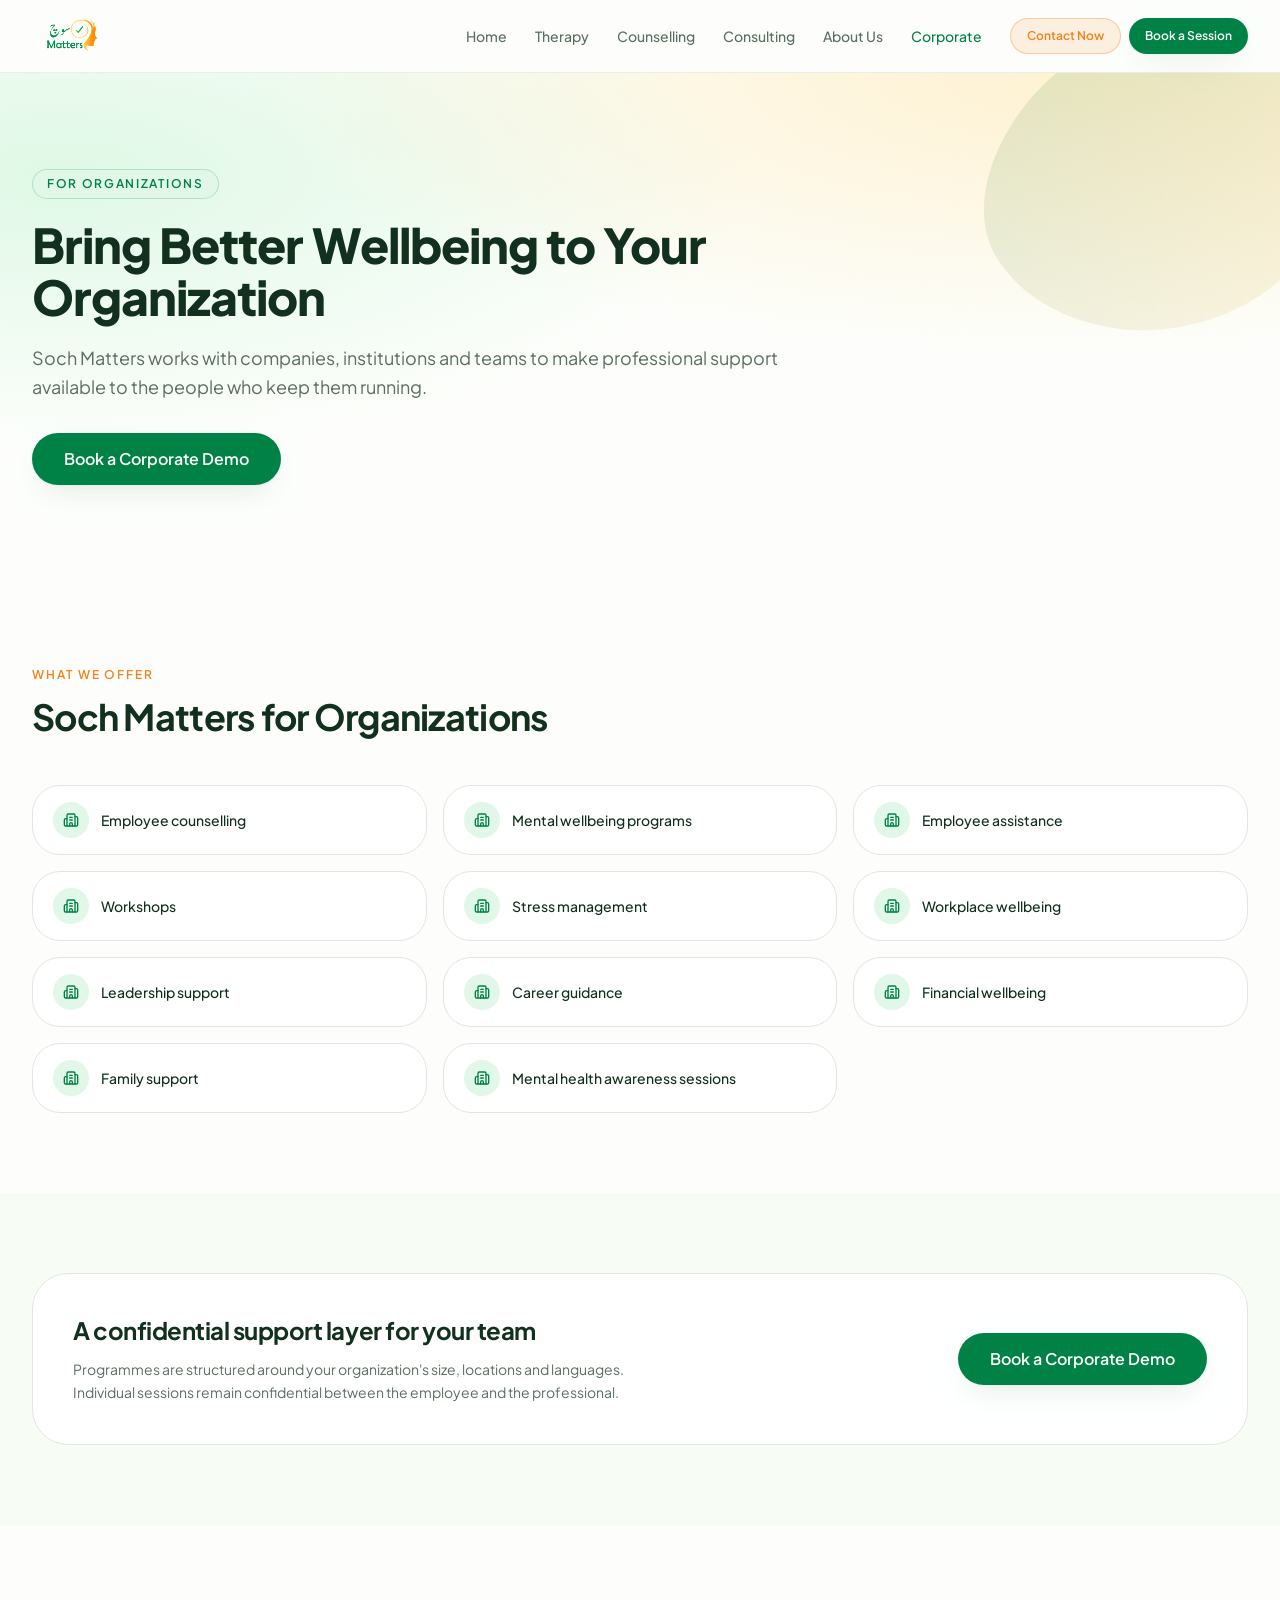
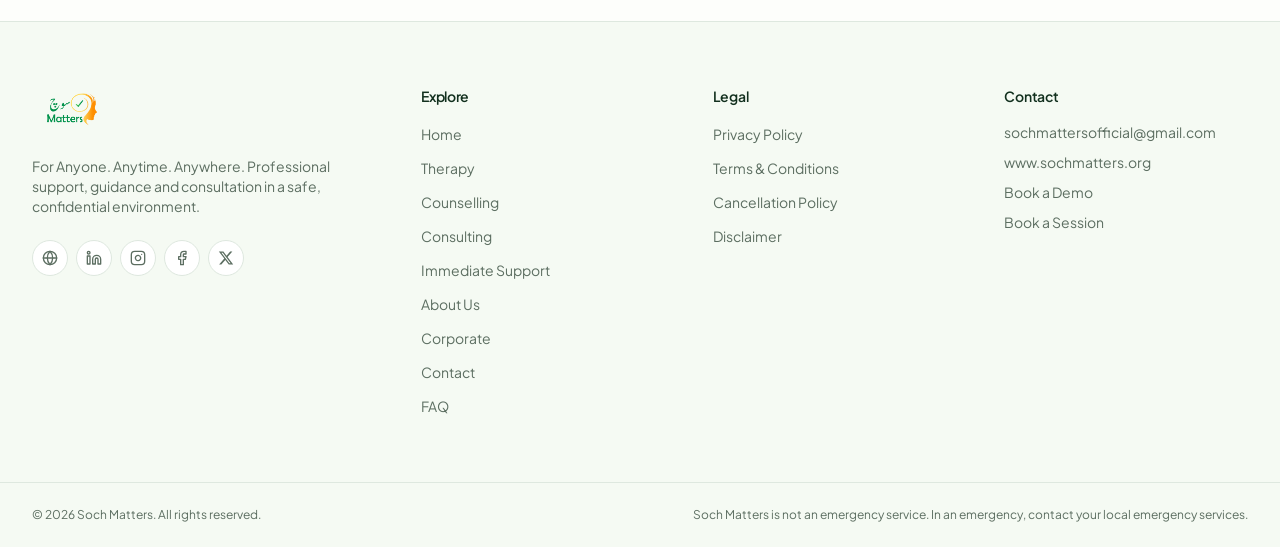
<file: corporate.html>
<!DOCTYPE html><html lang="en" data-tsd-source="/src/routes/__root.tsx:115:5"><head data-tsd-source="/src/routes/__root.tsx:116:7"><meta charset="utf-8"><meta name="viewport" content="width=device-width, initial-scale=1"><title>Soch Matters for Organizations</title><meta name="author" content="Soch Matters"><meta property="og:site_name" content="Soch Matters"><meta property="og:type" content="website"><meta name="twitter:card" content="summary_large_image"><meta name="theme-color" content="#0f7a3d"><meta name="description" content="Employee counselling, wellbeing programmes, workshops and professional support for organizations and institutions."><meta property="og:title" content="Soch Matters for Organizations"><meta property="og:description" content="Bring better wellbeing to your organization. Book a corporate demo."><link rel="icon" type="image/png" href="favicon.png"><link rel="preconnect" href="https://fonts.googleapis.com"><link rel="preconnect" href="https://fonts.gstatic.com" crossorigin="anonymous"><link rel="stylesheet" href="assets/styles.css"><link rel="stylesheet" href="https://fonts.googleapis.com/css2?family=Plus+Jakarta+Sans:wght@300;400;500;600;700;800&display=swap"></head><body data-tsd-source="/src/routes/__root.tsx:119:7"><a href="#main" class="sr-only focus:not-sr-only focus:absolute focus:left-4 focus:top-4 focus:z-[60] focus:rounded-full focus:bg-primary focus:px-4 focus:py-2 focus:text-sm focus:text-primary-foreground" data-tsd-source="/src/routes/__root.tsx:132:7">Skip to content</a><header class="sticky top-0 z-50 border-b border-border/70 bg-background/85 backdrop-blur-xl" data-tsd-source="/src/components/site/Navbar.tsx:20:5"><nav class="mx-auto grid max-w-7xl grid-cols-[minmax(0,1fr)_auto] items-center gap-4 px-4 py-3 sm:px-6 lg:px-8" aria-label="Main" data-tsd-source="/src/components/site/Navbar.tsx:21:7"><a class="inline-flex items-center gap-3" aria-label="Soch Matters home" data-tsd-source="/src/components/site/Logo.tsx:7:5" href="index.html"><img src="assets/img-83f2485e.png" alt="Soch Matters" width="160" height="80" class="h-11 w-auto sm:h-12" data-tsd-source="/src/components/site/Logo.tsx:8:7"></a><div class="hidden items-center gap-1 lg:flex" data-tsd-source="/src/components/site/Navbar.tsx:27:9"><a class="rounded-full px-3 py-2 text-sm font-medium transition-colors hover:text-primary text-muted-foreground" data-tsd-source="/src/components/site/Navbar.tsx:29:13" href="index.html">Home</a><a class="rounded-full px-3 py-2 text-sm font-medium transition-colors hover:text-primary text-muted-foreground" data-tsd-source="/src/components/site/Navbar.tsx:29:13" href="therapy.html">Therapy</a><a class="rounded-full px-3 py-2 text-sm font-medium transition-colors hover:text-primary text-muted-foreground" data-tsd-source="/src/components/site/Navbar.tsx:29:13" href="counselling.html">Counselling</a><a class="rounded-full px-3 py-2 text-sm font-medium transition-colors hover:text-primary text-muted-foreground" data-tsd-source="/src/components/site/Navbar.tsx:29:13" href="consulting.html">Consulting</a><a class="rounded-full px-3 py-2 text-sm font-medium transition-colors hover:text-primary text-muted-foreground" data-tsd-source="/src/components/site/Navbar.tsx:29:13" href="about.html">About Us</a><a class="rounded-full px-3 py-2 text-sm font-medium transition-colors hover:text-primary text-primary" data-tsd-source="/src/components/site/Navbar.tsx:29:13" href="corporate.html" data-status="active" aria-current="page">Corporate</a><div class="ml-3 flex items-center gap-2" data-tsd-source="/src/components/site/Navbar.tsx:40:11"><a data-tsd-source="/src/components/site/Navbar.tsx:42:15" class="inline-flex items-center justify-center gap-2 whitespace-nowrap rounded-full font-semibold cursor-pointer transition-all duration-200 focus-visible:outline-none focus-visible:ring-2 focus-visible:ring-ring focus-visible:ring-offset-2 focus-visible:ring-offset-background disabled:pointer-events-none disabled:opacity-50 disabled:cursor-not-allowed [&amp;_svg]:pointer-events-none [&amp;_svg]:size-4 [&amp;_svg]:shrink-0 bg-accent/12 text-accent border border-accent/35 hover:bg-accent/20 h-9 px-4 text-xs" href="immediate-support.html">Contact Now</a><a data-tsd-source="/src/components/site/Navbar.tsx:45:15" class="inline-flex items-center justify-center gap-2 whitespace-nowrap rounded-full font-semibold cursor-pointer transition-all duration-200 focus-visible:outline-none focus-visible:ring-2 focus-visible:ring-ring focus-visible:ring-offset-2 focus-visible:ring-offset-background disabled:pointer-events-none disabled:opacity-50 disabled:cursor-not-allowed [&amp;_svg]:pointer-events-none [&amp;_svg]:size-4 [&amp;_svg]:shrink-0 bg-primary text-primary-foreground shadow-soft hover:bg-primary/90 hover:-translate-y-0.5 h-9 px-4 text-xs" href="book.html">Book a Session</a></div></div><button type="button" class="grid size-10 shrink-0 place-items-center rounded-xl border border-border text-foreground lg:hidden" aria-expanded="false" aria-label="Open menu" data-tsd-source="/src/components/site/Navbar.tsx:50:9"><svg xmlns="http://www.w3.org/2000/svg" width="24" height="24" viewBox="0 0 24 24" fill="none" stroke="currentColor" stroke-width="2" stroke-linecap="round" stroke-linejoin="round" class="lucide lucide-menu size-5" aria-hidden="true" data-tsd-source="/src/components/site/Navbar.tsx:57:46"><path d="M4 5h16"></path><path d="M4 12h16"></path><path d="M4 19h16"></path></svg></button></nav></header><main id="main" data-tsd-source="/src/routes/__root.tsx:139:7"><!--$--><section class="relative overflow-hidden bg-hero-glow" data-tsd-source="/src/components/site/PageHeader.tsx:16:5"><svg viewBox="0 0 400 400" aria-hidden="true" class="pointer-events-none absolute -right-24 -top-24 size-[420px]" data-tsd-source="/src/components/site/MindMotif.tsx:80:5"><defs data-tsd-source="/src/components/site/MindMotif.tsx:81:7"><linearGradient id="blob-g" x1="0" y1="0" x2="1" y2="1" data-tsd-source="/src/components/site/MindMotif.tsx:82:9"><stop offset="0%" stop-color="var(--primary)" data-tsd-source="/src/components/site/MindMotif.tsx:83:11"></stop><stop offset="100%" stop-color="var(--gold)" data-tsd-source="/src/components/site/MindMotif.tsx:84:11"></stop></linearGradient></defs><path fill="url(#blob-g)" opacity="0.14" d="M320 96c34 44 42 110 16 158s-86 78-146 82-124-22-152-70 0-116 40-158 96-70 148-64 60 8 94 52z" data-tsd-source="/src/components/site/MindMotif.tsx:87:7"></path></svg><div class="relative mx-auto max-w-7xl px-4 py-16 sm:px-6 sm:py-24 lg:px-8" data-tsd-source="/src/components/site/PageHeader.tsx:18:7"><div class="max-w-3xl animate-rise-in" data-tsd-source="/src/components/site/PageHeader.tsx:19:9"><span class="inline-flex items-center rounded-full border border-primary/20 bg-primary-soft px-3.5 py-1.5 text-xs font-semibold uppercase tracking-[0.14em] text-primary" data-tsd-source="/src/components/site/PageHeader.tsx:21:13">For Organizations</span><h1 class="mt-5 text-4xl font-extrabold leading-[1.08] text-foreground sm:text-5xl" data-tsd-source="/src/components/site/PageHeader.tsx:25:11">Bring Better Wellbeing to Your Organization</h1><p class="mt-5 text-lg leading-relaxed text-muted-foreground" data-tsd-source="/src/components/site/PageHeader.tsx:28:21">Soch Matters works with companies, institutions and teams to make professional support available to the people who keep them running.</p><div class="mt-8" data-tsd-source="/src/components/site/PageHeader.tsx:29:24"><a data-tsd-source="/src/routes/corporate.tsx:48:11" class="inline-flex items-center justify-center gap-2 whitespace-nowrap rounded-full font-semibold cursor-pointer transition-all duration-200 focus-visible:outline-none focus-visible:ring-2 focus-visible:ring-ring focus-visible:ring-offset-2 focus-visible:ring-offset-background disabled:pointer-events-none disabled:opacity-50 disabled:cursor-not-allowed [&amp;_svg]:pointer-events-none [&amp;_svg]:size-4 [&amp;_svg]:shrink-0 bg-primary text-primary-foreground shadow-soft hover:bg-primary/90 hover:-translate-y-0.5 h-13 px-8 text-base" href="demo.html">Book a Corporate Demo</a></div></div></div></section><section class="py-20" data-tsd-source="/src/components/site/PageHeader.tsx:50:5"><div class="mx-auto max-w-7xl px-4 sm:px-6 lg:px-8" data-tsd-source="/src/components/site/PageHeader.tsx:51:7"><div class="mb-12 max-w-2xl" data-tsd-source="/src/components/site/PageHeader.tsx:53:11"><span class="text-xs font-semibold uppercase tracking-[0.16em] text-accent" data-tsd-source="/src/components/site/PageHeader.tsx:55:15">What we offer</span><h2 class="mt-3 text-3xl font-bold text-foreground sm:text-4xl" data-tsd-source="/src/components/site/PageHeader.tsx:60:15">Soch Matters for Organizations</h2></div><div class="grid gap-4 sm:grid-cols-2 lg:grid-cols-3" data-tsd-source="/src/routes/corporate.tsx:53:9"><div class="flex items-center gap-3 rounded-2xl border border-border bg-card px-5 py-4 transition-shadow hover:shadow-soft" data-tsd-source="/src/routes/corporate.tsx:55:13"><span class="grid size-9 shrink-0 place-items-center rounded-xl bg-primary-soft text-primary" data-tsd-source="/src/routes/corporate.tsx:59:15"><svg xmlns="http://www.w3.org/2000/svg" width="24" height="24" viewBox="0 0 24 24" fill="none" stroke="currentColor" stroke-width="2" stroke-linecap="round" stroke-linejoin="round" class="lucide lucide-building2 lucide-building-2 size-4" aria-hidden="true" data-tsd-source="/src/routes/corporate.tsx:60:17"><path d="M10 12h4"></path><path d="M10 8h4"></path><path d="M14 21v-3a2 2 0 0 0-4 0v3"></path><path d="M6 10H4a2 2 0 0 0-2 2v7a2 2 0 0 0 2 2h16a2 2 0 0 0 2-2V9a2 2 0 0 0-2-2h-2"></path><path d="M6 21V5a2 2 0 0 1 2-2h8a2 2 0 0 1 2 2v16"></path></svg></span><span class="text-sm font-medium text-foreground" data-tsd-source="/src/routes/corporate.tsx:62:15">Employee counselling</span></div><div class="flex items-center gap-3 rounded-2xl border border-border bg-card px-5 py-4 transition-shadow hover:shadow-soft" data-tsd-source="/src/routes/corporate.tsx:55:13"><span class="grid size-9 shrink-0 place-items-center rounded-xl bg-primary-soft text-primary" data-tsd-source="/src/routes/corporate.tsx:59:15"><svg xmlns="http://www.w3.org/2000/svg" width="24" height="24" viewBox="0 0 24 24" fill="none" stroke="currentColor" stroke-width="2" stroke-linecap="round" stroke-linejoin="round" class="lucide lucide-building2 lucide-building-2 size-4" aria-hidden="true" data-tsd-source="/src/routes/corporate.tsx:60:17"><path d="M10 12h4"></path><path d="M10 8h4"></path><path d="M14 21v-3a2 2 0 0 0-4 0v3"></path><path d="M6 10H4a2 2 0 0 0-2 2v7a2 2 0 0 0 2 2h16a2 2 0 0 0 2-2V9a2 2 0 0 0-2-2h-2"></path><path d="M6 21V5a2 2 0 0 1 2-2h8a2 2 0 0 1 2 2v16"></path></svg></span><span class="text-sm font-medium text-foreground" data-tsd-source="/src/routes/corporate.tsx:62:15">Mental wellbeing programs</span></div><div class="flex items-center gap-3 rounded-2xl border border-border bg-card px-5 py-4 transition-shadow hover:shadow-soft" data-tsd-source="/src/routes/corporate.tsx:55:13"><span class="grid size-9 shrink-0 place-items-center rounded-xl bg-primary-soft text-primary" data-tsd-source="/src/routes/corporate.tsx:59:15"><svg xmlns="http://www.w3.org/2000/svg" width="24" height="24" viewBox="0 0 24 24" fill="none" stroke="currentColor" stroke-width="2" stroke-linecap="round" stroke-linejoin="round" class="lucide lucide-building2 lucide-building-2 size-4" aria-hidden="true" data-tsd-source="/src/routes/corporate.tsx:60:17"><path d="M10 12h4"></path><path d="M10 8h4"></path><path d="M14 21v-3a2 2 0 0 0-4 0v3"></path><path d="M6 10H4a2 2 0 0 0-2 2v7a2 2 0 0 0 2 2h16a2 2 0 0 0 2-2V9a2 2 0 0 0-2-2h-2"></path><path d="M6 21V5a2 2 0 0 1 2-2h8a2 2 0 0 1 2 2v16"></path></svg></span><span class="text-sm font-medium text-foreground" data-tsd-source="/src/routes/corporate.tsx:62:15">Employee assistance</span></div><div class="flex items-center gap-3 rounded-2xl border border-border bg-card px-5 py-4 transition-shadow hover:shadow-soft" data-tsd-source="/src/routes/corporate.tsx:55:13"><span class="grid size-9 shrink-0 place-items-center rounded-xl bg-primary-soft text-primary" data-tsd-source="/src/routes/corporate.tsx:59:15"><svg xmlns="http://www.w3.org/2000/svg" width="24" height="24" viewBox="0 0 24 24" fill="none" stroke="currentColor" stroke-width="2" stroke-linecap="round" stroke-linejoin="round" class="lucide lucide-building2 lucide-building-2 size-4" aria-hidden="true" data-tsd-source="/src/routes/corporate.tsx:60:17"><path d="M10 12h4"></path><path d="M10 8h4"></path><path d="M14 21v-3a2 2 0 0 0-4 0v3"></path><path d="M6 10H4a2 2 0 0 0-2 2v7a2 2 0 0 0 2 2h16a2 2 0 0 0 2-2V9a2 2 0 0 0-2-2h-2"></path><path d="M6 21V5a2 2 0 0 1 2-2h8a2 2 0 0 1 2 2v16"></path></svg></span><span class="text-sm font-medium text-foreground" data-tsd-source="/src/routes/corporate.tsx:62:15">Workshops</span></div><div class="flex items-center gap-3 rounded-2xl border border-border bg-card px-5 py-4 transition-shadow hover:shadow-soft" data-tsd-source="/src/routes/corporate.tsx:55:13"><span class="grid size-9 shrink-0 place-items-center rounded-xl bg-primary-soft text-primary" data-tsd-source="/src/routes/corporate.tsx:59:15"><svg xmlns="http://www.w3.org/2000/svg" width="24" height="24" viewBox="0 0 24 24" fill="none" stroke="currentColor" stroke-width="2" stroke-linecap="round" stroke-linejoin="round" class="lucide lucide-building2 lucide-building-2 size-4" aria-hidden="true" data-tsd-source="/src/routes/corporate.tsx:60:17"><path d="M10 12h4"></path><path d="M10 8h4"></path><path d="M14 21v-3a2 2 0 0 0-4 0v3"></path><path d="M6 10H4a2 2 0 0 0-2 2v7a2 2 0 0 0 2 2h16a2 2 0 0 0 2-2V9a2 2 0 0 0-2-2h-2"></path><path d="M6 21V5a2 2 0 0 1 2-2h8a2 2 0 0 1 2 2v16"></path></svg></span><span class="text-sm font-medium text-foreground" data-tsd-source="/src/routes/corporate.tsx:62:15">Stress management</span></div><div class="flex items-center gap-3 rounded-2xl border border-border bg-card px-5 py-4 transition-shadow hover:shadow-soft" data-tsd-source="/src/routes/corporate.tsx:55:13"><span class="grid size-9 shrink-0 place-items-center rounded-xl bg-primary-soft text-primary" data-tsd-source="/src/routes/corporate.tsx:59:15"><svg xmlns="http://www.w3.org/2000/svg" width="24" height="24" viewBox="0 0 24 24" fill="none" stroke="currentColor" stroke-width="2" stroke-linecap="round" stroke-linejoin="round" class="lucide lucide-building2 lucide-building-2 size-4" aria-hidden="true" data-tsd-source="/src/routes/corporate.tsx:60:17"><path d="M10 12h4"></path><path d="M10 8h4"></path><path d="M14 21v-3a2 2 0 0 0-4 0v3"></path><path d="M6 10H4a2 2 0 0 0-2 2v7a2 2 0 0 0 2 2h16a2 2 0 0 0 2-2V9a2 2 0 0 0-2-2h-2"></path><path d="M6 21V5a2 2 0 0 1 2-2h8a2 2 0 0 1 2 2v16"></path></svg></span><span class="text-sm font-medium text-foreground" data-tsd-source="/src/routes/corporate.tsx:62:15">Workplace wellbeing</span></div><div class="flex items-center gap-3 rounded-2xl border border-border bg-card px-5 py-4 transition-shadow hover:shadow-soft" data-tsd-source="/src/routes/corporate.tsx:55:13"><span class="grid size-9 shrink-0 place-items-center rounded-xl bg-primary-soft text-primary" data-tsd-source="/src/routes/corporate.tsx:59:15"><svg xmlns="http://www.w3.org/2000/svg" width="24" height="24" viewBox="0 0 24 24" fill="none" stroke="currentColor" stroke-width="2" stroke-linecap="round" stroke-linejoin="round" class="lucide lucide-building2 lucide-building-2 size-4" aria-hidden="true" data-tsd-source="/src/routes/corporate.tsx:60:17"><path d="M10 12h4"></path><path d="M10 8h4"></path><path d="M14 21v-3a2 2 0 0 0-4 0v3"></path><path d="M6 10H4a2 2 0 0 0-2 2v7a2 2 0 0 0 2 2h16a2 2 0 0 0 2-2V9a2 2 0 0 0-2-2h-2"></path><path d="M6 21V5a2 2 0 0 1 2-2h8a2 2 0 0 1 2 2v16"></path></svg></span><span class="text-sm font-medium text-foreground" data-tsd-source="/src/routes/corporate.tsx:62:15">Leadership support</span></div><div class="flex items-center gap-3 rounded-2xl border border-border bg-card px-5 py-4 transition-shadow hover:shadow-soft" data-tsd-source="/src/routes/corporate.tsx:55:13"><span class="grid size-9 shrink-0 place-items-center rounded-xl bg-primary-soft text-primary" data-tsd-source="/src/routes/corporate.tsx:59:15"><svg xmlns="http://www.w3.org/2000/svg" width="24" height="24" viewBox="0 0 24 24" fill="none" stroke="currentColor" stroke-width="2" stroke-linecap="round" stroke-linejoin="round" class="lucide lucide-building2 lucide-building-2 size-4" aria-hidden="true" data-tsd-source="/src/routes/corporate.tsx:60:17"><path d="M10 12h4"></path><path d="M10 8h4"></path><path d="M14 21v-3a2 2 0 0 0-4 0v3"></path><path d="M6 10H4a2 2 0 0 0-2 2v7a2 2 0 0 0 2 2h16a2 2 0 0 0 2-2V9a2 2 0 0 0-2-2h-2"></path><path d="M6 21V5a2 2 0 0 1 2-2h8a2 2 0 0 1 2 2v16"></path></svg></span><span class="text-sm font-medium text-foreground" data-tsd-source="/src/routes/corporate.tsx:62:15">Career guidance</span></div><div class="flex items-center gap-3 rounded-2xl border border-border bg-card px-5 py-4 transition-shadow hover:shadow-soft" data-tsd-source="/src/routes/corporate.tsx:55:13"><span class="grid size-9 shrink-0 place-items-center rounded-xl bg-primary-soft text-primary" data-tsd-source="/src/routes/corporate.tsx:59:15"><svg xmlns="http://www.w3.org/2000/svg" width="24" height="24" viewBox="0 0 24 24" fill="none" stroke="currentColor" stroke-width="2" stroke-linecap="round" stroke-linejoin="round" class="lucide lucide-building2 lucide-building-2 size-4" aria-hidden="true" data-tsd-source="/src/routes/corporate.tsx:60:17"><path d="M10 12h4"></path><path d="M10 8h4"></path><path d="M14 21v-3a2 2 0 0 0-4 0v3"></path><path d="M6 10H4a2 2 0 0 0-2 2v7a2 2 0 0 0 2 2h16a2 2 0 0 0 2-2V9a2 2 0 0 0-2-2h-2"></path><path d="M6 21V5a2 2 0 0 1 2-2h8a2 2 0 0 1 2 2v16"></path></svg></span><span class="text-sm font-medium text-foreground" data-tsd-source="/src/routes/corporate.tsx:62:15">Financial wellbeing</span></div><div class="flex items-center gap-3 rounded-2xl border border-border bg-card px-5 py-4 transition-shadow hover:shadow-soft" data-tsd-source="/src/routes/corporate.tsx:55:13"><span class="grid size-9 shrink-0 place-items-center rounded-xl bg-primary-soft text-primary" data-tsd-source="/src/routes/corporate.tsx:59:15"><svg xmlns="http://www.w3.org/2000/svg" width="24" height="24" viewBox="0 0 24 24" fill="none" stroke="currentColor" stroke-width="2" stroke-linecap="round" stroke-linejoin="round" class="lucide lucide-building2 lucide-building-2 size-4" aria-hidden="true" data-tsd-source="/src/routes/corporate.tsx:60:17"><path d="M10 12h4"></path><path d="M10 8h4"></path><path d="M14 21v-3a2 2 0 0 0-4 0v3"></path><path d="M6 10H4a2 2 0 0 0-2 2v7a2 2 0 0 0 2 2h16a2 2 0 0 0 2-2V9a2 2 0 0 0-2-2h-2"></path><path d="M6 21V5a2 2 0 0 1 2-2h8a2 2 0 0 1 2 2v16"></path></svg></span><span class="text-sm font-medium text-foreground" data-tsd-source="/src/routes/corporate.tsx:62:15">Family support</span></div><div class="flex items-center gap-3 rounded-2xl border border-border bg-card px-5 py-4 transition-shadow hover:shadow-soft" data-tsd-source="/src/routes/corporate.tsx:55:13"><span class="grid size-9 shrink-0 place-items-center rounded-xl bg-primary-soft text-primary" data-tsd-source="/src/routes/corporate.tsx:59:15"><svg xmlns="http://www.w3.org/2000/svg" width="24" height="24" viewBox="0 0 24 24" fill="none" stroke="currentColor" stroke-width="2" stroke-linecap="round" stroke-linejoin="round" class="lucide lucide-building2 lucide-building-2 size-4" aria-hidden="true" data-tsd-source="/src/routes/corporate.tsx:60:17"><path d="M10 12h4"></path><path d="M10 8h4"></path><path d="M14 21v-3a2 2 0 0 0-4 0v3"></path><path d="M6 10H4a2 2 0 0 0-2 2v7a2 2 0 0 0 2 2h16a2 2 0 0 0 2-2V9a2 2 0 0 0-2-2h-2"></path><path d="M6 21V5a2 2 0 0 1 2-2h8a2 2 0 0 1 2 2v16"></path></svg></span><span class="text-sm font-medium text-foreground" data-tsd-source="/src/routes/corporate.tsx:62:15">Mental health awareness sessions</span></div></div></div></section><section class="bg-secondary/40 py-20" data-tsd-source="/src/components/site/PageHeader.tsx:50:5"><div class="mx-auto max-w-7xl px-4 sm:px-6 lg:px-8" data-tsd-source="/src/components/site/PageHeader.tsx:51:7"><div class="flex flex-wrap items-center justify-between gap-6 rounded-3xl border border-border bg-card p-10" data-tsd-source="/src/routes/corporate.tsx:69:9"><div class="max-w-xl" data-tsd-source="/src/routes/corporate.tsx:70:11"><h2 class="text-2xl font-bold text-foreground" data-tsd-source="/src/routes/corporate.tsx:71:13">A confidential support layer for your team</h2><p class="mt-3 text-sm leading-relaxed text-muted-foreground" data-tsd-source="/src/routes/corporate.tsx:74:13">Programmes are structured around your organization's size, locations and languages. Individual sessions remain confidential between the employee and the professional.</p></div><a data-tsd-source="/src/routes/corporate.tsx:80:13" class="inline-flex items-center justify-center gap-2 whitespace-nowrap rounded-full font-semibold cursor-pointer transition-all duration-200 focus-visible:outline-none focus-visible:ring-2 focus-visible:ring-ring focus-visible:ring-offset-2 focus-visible:ring-offset-background disabled:pointer-events-none disabled:opacity-50 disabled:cursor-not-allowed [&amp;_svg]:pointer-events-none [&amp;_svg]:size-4 [&amp;_svg]:shrink-0 bg-primary text-primary-foreground shadow-soft hover:bg-primary/90 hover:-translate-y-0.5 h-13 px-8 text-base" href="demo.html">Book a Corporate Demo</a></div></div></section><!--/$--></main><footer class="mt-24 border-t border-border bg-secondary/50" data-tsd-source="/src/components/site/Footer.tsx:26:5"><div class="mx-auto grid max-w-7xl gap-12 px-4 py-16 sm:px-6 lg:grid-cols-[1.4fr_1fr_1fr_1fr] lg:px-8" data-tsd-source="/src/components/site/Footer.tsx:27:7"><div class="max-w-sm" data-tsd-source="/src/components/site/Footer.tsx:28:9"><a class="inline-flex items-center gap-3" aria-label="Soch Matters home" data-tsd-source="/src/components/site/Logo.tsx:7:5" href="index.html"><img src="assets/img-83f2485e.png" alt="Soch Matters" width="160" height="80" class="h-11 w-auto sm:h-12" data-tsd-source="/src/components/site/Logo.tsx:8:7"></a><p class="mt-4 text-sm text-muted-foreground" data-tsd-source="/src/components/site/Footer.tsx:30:11">For Anyone. Anytime. Anywhere. Professional support, guidance and consultation in a safe, confidential environment.</p><div class="mt-6 flex gap-2" data-tsd-source="/src/components/site/Footer.tsx:34:11"><a href="https://www.sochmatters.org" target="_blank" rel="noopener noreferrer" aria-label="Soch Matters website" class="grid size-9 place-items-center rounded-xl border border-border bg-card text-muted-foreground transition-colors hover:text-primary hover:border-primary/40 hover:bg-primary-soft" data-tsd-source="/src/components/site/Footer.tsx:36:15"><svg xmlns="http://www.w3.org/2000/svg" width="24" height="24" viewBox="0 0 24 24" fill="none" stroke="currentColor" stroke-width="2" stroke-linecap="round" stroke-linejoin="round" class="lucide lucide-globe size-4" aria-hidden="true" data-tsd-source="/src/components/site/Footer.tsx:40:17"><circle cx="12" cy="12" r="10"></circle><path d="M12 2a14.5 14.5 0 0 0 0 20 14.5 14.5 0 0 0 0-20"></path><path d="M2 12h20"></path></svg></a><a href="https://www.linkedin.com/company/soch-matters/" target="_blank" rel="noopener noreferrer" aria-label="Soch Matters on LinkedIn" class="grid size-9 place-items-center rounded-xl border border-border bg-card text-muted-foreground transition-colors hover:text-primary hover:border-primary/40 hover:bg-primary-soft" data-tsd-source="/src/components/site/Footer.tsx:36:15"><svg xmlns="http://www.w3.org/2000/svg" width="24" height="24" viewBox="0 0 24 24" fill="none" stroke="currentColor" stroke-width="2" stroke-linecap="round" stroke-linejoin="round" class="lucide lucide-linkedin size-4" aria-hidden="true" data-tsd-source="/src/components/site/Footer.tsx:40:17"><path d="M16 8a6 6 0 0 1 6 6v7h-4v-7a2 2 0 0 0-2-2 2 2 0 0 0-2 2v7h-4v-7a6 6 0 0 1 6-6z"></path><rect width="4" height="12" x="2" y="9"></rect><circle cx="4" cy="4" r="2"></circle></svg></a><a href="https://www.instagram.com/sochmatters/" target="_blank" rel="noopener noreferrer" aria-label="Soch Matters on Instagram" class="grid size-9 place-items-center rounded-xl border border-border bg-card text-muted-foreground transition-colors hover:text-primary hover:border-primary/40 hover:bg-primary-soft" data-tsd-source="/src/components/site/Footer.tsx:36:15"><svg xmlns="http://www.w3.org/2000/svg" width="24" height="24" viewBox="0 0 24 24" fill="none" stroke="currentColor" stroke-width="2" stroke-linecap="round" stroke-linejoin="round" class="lucide lucide-instagram size-4" aria-hidden="true" data-tsd-source="/src/components/site/Footer.tsx:40:17"><rect width="20" height="20" x="2" y="2" rx="5" ry="5"></rect><path d="M16 11.37A4 4 0 1 1 12.63 8 4 4 0 0 1 16 11.37z"></path><line x1="17.5" x2="17.51" y1="6.5" y2="6.5"></line></svg></a><a href="https://www.facebook.com/sochmatters/" target="_blank" rel="noopener noreferrer" aria-label="Soch Matters on Facebook" class="grid size-9 place-items-center rounded-xl border border-border bg-card text-muted-foreground transition-colors hover:text-primary hover:border-primary/40 hover:bg-primary-soft" data-tsd-source="/src/components/site/Footer.tsx:36:15"><svg xmlns="http://www.w3.org/2000/svg" width="24" height="24" viewBox="0 0 24 24" fill="none" stroke="currentColor" stroke-width="2" stroke-linecap="round" stroke-linejoin="round" class="lucide lucide-facebook size-4" aria-hidden="true" data-tsd-source="/src/components/site/Footer.tsx:40:17"><path d="M18 2h-3a5 5 0 0 0-5 5v3H7v4h3v8h4v-8h3l1-4h-4V7a1 1 0 0 1 1-1h3z"></path></svg></a><a href="https://x.com/sochmatters" target="_blank" rel="noopener noreferrer" aria-label="Soch Matters on X" class="grid size-9 place-items-center rounded-xl border border-border bg-card text-muted-foreground transition-colors hover:text-primary hover:border-primary/40 hover:bg-primary-soft"><svg xmlns="http://www.w3.org/2000/svg" width="24" height="24" viewBox="0 0 24 24" fill="currentColor" class="size-4" aria-hidden="true"><path d="M18.244 2.25h3.308l-7.227 8.26 8.502 11.24H16.17l-5.214-6.817L4.99 21.75H1.68l7.73-8.835L1.254 2.25H8.08l4.713 6.231zm-1.161 17.52h1.833L7.084 4.126H5.117z"/></svg></a></div></div><div data-tsd-source="/src/components/site/Footer.tsx:46:9"><h2 class="text-sm font-semibold text-foreground" data-tsd-source="/src/components/site/Footer.tsx:47:11">Explore</h2><ul class="mt-4 space-y-2.5" data-tsd-source="/src/components/site/Footer.tsx:48:11"><li data-tsd-source="/src/components/site/Footer.tsx:50:15"><a class="text-sm text-muted-foreground transition-colors hover:text-primary" data-tsd-source="/src/components/site/Footer.tsx:51:17" href="index.html">Home</a></li><li data-tsd-source="/src/components/site/Footer.tsx:50:15"><a class="text-sm text-muted-foreground transition-colors hover:text-primary" data-tsd-source="/src/components/site/Footer.tsx:51:17" href="therapy.html">Therapy</a></li><li data-tsd-source="/src/components/site/Footer.tsx:50:15"><a class="text-sm text-muted-foreground transition-colors hover:text-primary" data-tsd-source="/src/components/site/Footer.tsx:51:17" href="counselling.html">Counselling</a></li><li data-tsd-source="/src/components/site/Footer.tsx:50:15"><a class="text-sm text-muted-foreground transition-colors hover:text-primary" data-tsd-source="/src/components/site/Footer.tsx:51:17" href="consulting.html">Consulting</a></li><li data-tsd-source="/src/components/site/Footer.tsx:50:15"><a class="text-sm text-muted-foreground transition-colors hover:text-primary" data-tsd-source="/src/components/site/Footer.tsx:51:17" href="immediate-support.html">Immediate Support</a></li><li data-tsd-source="/src/components/site/Footer.tsx:50:15"><a class="text-sm text-muted-foreground transition-colors hover:text-primary" data-tsd-source="/src/components/site/Footer.tsx:51:17" href="about.html">About Us</a></li><li data-tsd-source="/src/components/site/Footer.tsx:50:15"><a class="text-sm text-muted-foreground transition-colors hover:text-primary active" data-tsd-source="/src/components/site/Footer.tsx:51:17" href="corporate.html" data-status="active" aria-current="page">Corporate</a></li><li data-tsd-source="/src/components/site/Footer.tsx:50:15"><a class="text-sm text-muted-foreground transition-colors hover:text-primary" data-tsd-source="/src/components/site/Footer.tsx:51:17" href="contact.html">Contact</a></li><li data-tsd-source="/src/components/site/Footer.tsx:50:15"><a class="text-sm text-muted-foreground transition-colors hover:text-primary" data-tsd-source="/src/components/site/Footer.tsx:51:17" href="faq.html">FAQ</a></li></ul></div><div data-tsd-source="/src/components/site/Footer.tsx:59:9"><h2 class="text-sm font-semibold text-foreground" data-tsd-source="/src/components/site/Footer.tsx:60:11">Legal</h2><ul class="mt-4 space-y-2.5" data-tsd-source="/src/components/site/Footer.tsx:61:11"><li data-tsd-source="/src/components/site/Footer.tsx:63:15"><a class="text-sm text-muted-foreground transition-colors hover:text-primary" data-tsd-source="/src/components/site/Footer.tsx:64:17" href="privacy.html">Privacy Policy</a></li><li data-tsd-source="/src/components/site/Footer.tsx:63:15"><a class="text-sm text-muted-foreground transition-colors hover:text-primary" data-tsd-source="/src/components/site/Footer.tsx:64:17" href="terms.html">Terms &amp; Conditions</a></li><li data-tsd-source="/src/components/site/Footer.tsx:63:15"><a class="text-sm text-muted-foreground transition-colors hover:text-primary" data-tsd-source="/src/components/site/Footer.tsx:64:17" href="terms.html">Cancellation Policy</a></li><li data-tsd-source="/src/components/site/Footer.tsx:63:15"><a class="text-sm text-muted-foreground transition-colors hover:text-primary" data-tsd-source="/src/components/site/Footer.tsx:64:17" href="terms.html">Disclaimer</a></li></ul></div><div data-tsd-source="/src/components/site/Footer.tsx:72:9"><h2 class="text-sm font-semibold text-foreground" data-tsd-source="/src/components/site/Footer.tsx:73:11">Contact</h2><ul class="mt-4 space-y-2.5 text-sm text-muted-foreground" data-tsd-source="/src/components/site/Footer.tsx:74:11"><li data-tsd-source="/src/components/site/Footer.tsx:75:13"><a href="mailto:sochmattersofficial@gmail.com" class="transition-colors hover:text-primary" data-tsd-source="/src/components/site/Footer.tsx:76:15">sochmattersofficial@gmail.com</a></li><li data-tsd-source="/src/components/site/Footer.tsx:80:13"><a href="https://www.sochmatters.org" class="transition-colors hover:text-primary" data-tsd-source="/src/components/site/Footer.tsx:81:15">www.sochmatters.org</a></li><li data-tsd-source="/src/components/site/Footer.tsx:85:13"><a class="transition-colors hover:text-primary" data-tsd-source="/src/components/site/Footer.tsx:86:15" href="demo.html">Book a Demo</a></li><li data-tsd-source="/src/components/site/Footer.tsx:90:13"><a class="transition-colors hover:text-primary" data-tsd-source="/src/components/site/Footer.tsx:91:15" href="book.html">Book a Session</a></li></ul></div></div><div class="border-t border-border" data-tsd-source="/src/components/site/Footer.tsx:99:7"><div class="mx-auto flex max-w-7xl flex-col gap-3 px-4 py-6 text-xs text-muted-foreground sm:flex-row sm:items-center sm:justify-between sm:px-6 lg:px-8" data-tsd-source="/src/components/site/Footer.tsx:100:9"><p data-tsd-source="/src/components/site/Footer.tsx:101:11">© <!-- -->2026<!-- --> Soch Matters. All rights reserved.</p><p data-tsd-source="/src/components/site/Footer.tsx:102:11">Soch Matters is not an emergency service. In an emergency, contact your local emergency services.</p></div></div></footer><section aria-label="Notifications alt+T" tabindex="-1" aria-live="polite" aria-relevant="additions text" aria-atomic="false"></section><nav id="sm-mobile" style="display:none;position:fixed;top:68px;left:0;right:0;z-index:60;flex-direction:column;gap:10px;padding:20px" class="bg-background border-b shadow-lift"><a class="rounded-full px-3 py-2 text-sm font-medium transition-colors hover:text-primary text-muted-foreground" data-tsd-source="/src/components/site/Navbar.tsx:29:13" href="index.html">Home</a><a class="rounded-full px-3 py-2 text-sm font-medium transition-colors hover:text-primary text-muted-foreground" data-tsd-source="/src/components/site/Navbar.tsx:29:13" href="therapy.html">Therapy</a><a class="rounded-full px-3 py-2 text-sm font-medium transition-colors hover:text-primary text-muted-foreground" data-tsd-source="/src/components/site/Navbar.tsx:29:13" href="counselling.html">Counselling</a><a class="rounded-full px-3 py-2 text-sm font-medium transition-colors hover:text-primary text-muted-foreground" data-tsd-source="/src/components/site/Navbar.tsx:29:13" href="consulting.html">Consulting</a><a class="rounded-full px-3 py-2 text-sm font-medium transition-colors hover:text-primary text-muted-foreground" data-tsd-source="/src/components/site/Navbar.tsx:29:13" href="about.html">About Us</a><a class="rounded-full px-3 py-2 text-sm font-medium transition-colors hover:text-primary text-primary" data-tsd-source="/src/components/site/Navbar.tsx:29:13" href="corporate.html" data-status="active" aria-current="page">Corporate</a><a data-tsd-source="/src/components/site/Navbar.tsx:42:15" class="inline-flex items-center justify-center gap-2 whitespace-nowrap rounded-full font-semibold cursor-pointer transition-all duration-200 focus-visible:outline-none focus-visible:ring-2 focus-visible:ring-ring focus-visible:ring-offset-2 focus-visible:ring-offset-background disabled:pointer-events-none disabled:opacity-50 disabled:cursor-not-allowed [&amp;_svg]:pointer-events-none [&amp;_svg]:size-4 [&amp;_svg]:shrink-0 bg-accent/12 text-accent border border-accent/35 hover:bg-accent/20 h-9 px-4 text-xs" href="immediate-support.html">Contact Now</a><a data-tsd-source="/src/components/site/Navbar.tsx:45:15" class="inline-flex items-center justify-center gap-2 whitespace-nowrap rounded-full font-semibold cursor-pointer transition-all duration-200 focus-visible:outline-none focus-visible:ring-2 focus-visible:ring-ring focus-visible:ring-offset-2 focus-visible:ring-offset-background disabled:pointer-events-none disabled:opacity-50 disabled:cursor-not-allowed [&amp;_svg]:pointer-events-none [&amp;_svg]:size-4 [&amp;_svg]:shrink-0 bg-primary text-primary-foreground shadow-soft hover:bg-primary/90 hover:-translate-y-0.5 h-9 px-4 text-xs" href="book.html">Book a Session</a></nav><script src="assets/site.js"></script></body></html>
</file>
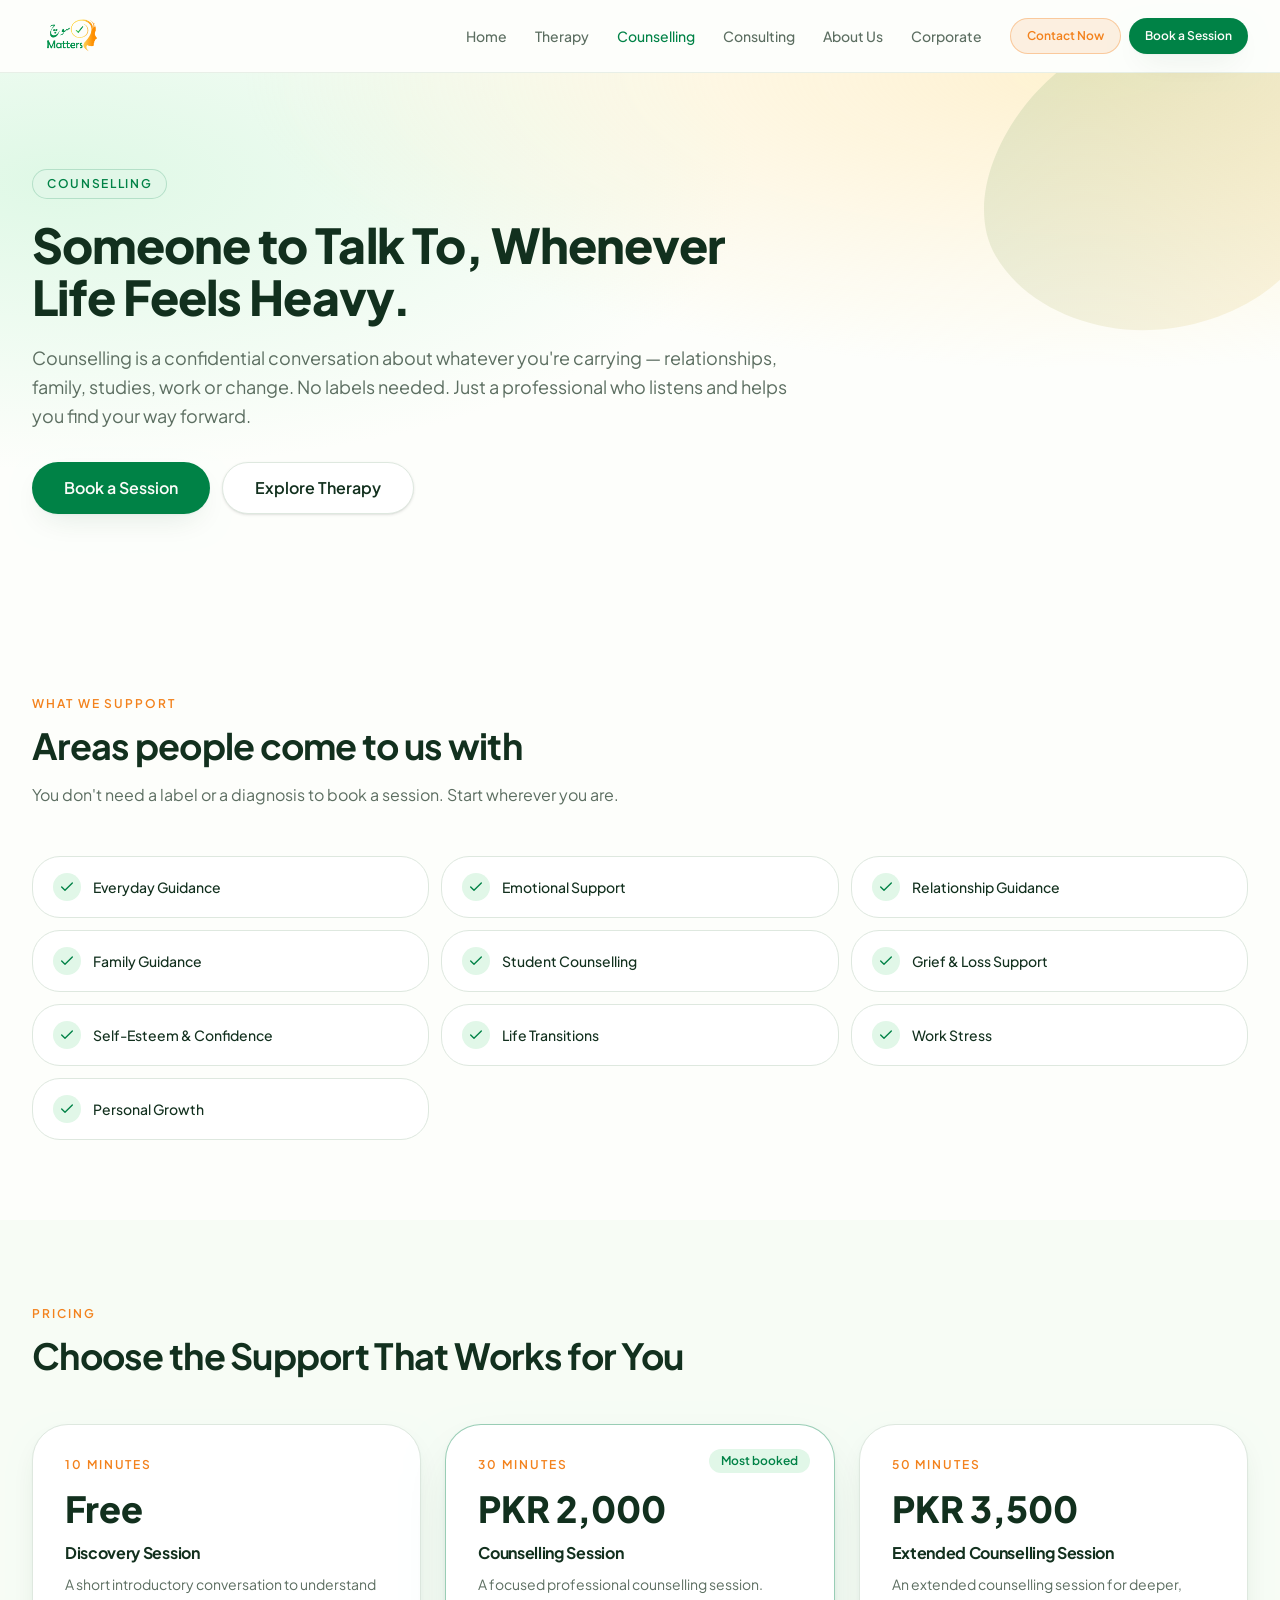
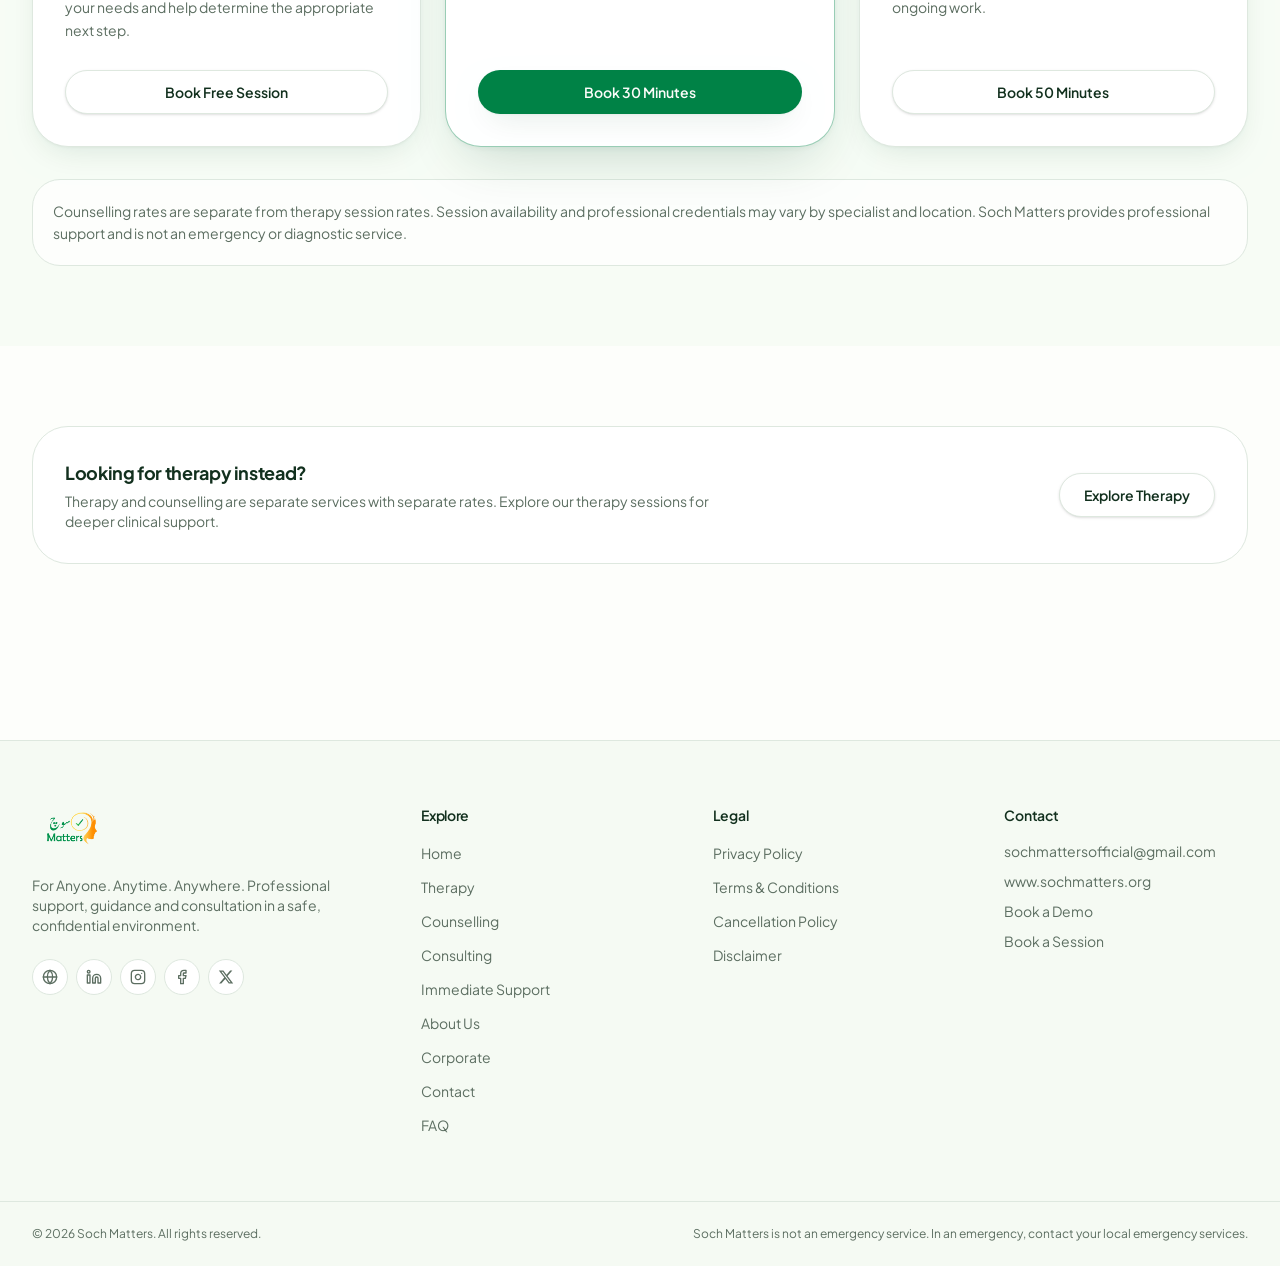
<file: counselling.html>
<!DOCTYPE html><html lang="en" data-tsd-source="/src/routes/__root.tsx:115:5"><head data-tsd-source="/src/routes/__root.tsx:116:7"><meta charset="utf-8"><meta name="viewport" content="width=device-width, initial-scale=1"><title>Counselling — Soch Matters</title><meta name="author" content="Soch Matters"><meta property="og:site_name" content="Soch Matters"><meta property="og:type" content="website"><meta name="twitter:card" content="summary_large_image"><meta name="theme-color" content="#0f7a3d"><meta name="description" content="Confidential online counselling with qualified professionals. Free 10-minute discovery session, 30 and 50 minute sessions."><meta property="og:title" content="Counselling — Soch Matters"><meta property="og:description" content="A confidential space to talk through everyday life, relationships and change."><link rel="icon" type="image/png" href="favicon.png"><link rel="preconnect" href="https://fonts.googleapis.com"><link rel="preconnect" href="https://fonts.gstatic.com" crossorigin="anonymous"><link rel="stylesheet" href="assets/styles.css"><link rel="stylesheet" href="https://fonts.googleapis.com/css2?family=Plus+Jakarta+Sans:wght@300;400;500;600;700;800&display=swap"></head><body data-tsd-source="/src/routes/__root.tsx:119:7"><a href="#main" class="sr-only focus:not-sr-only focus:absolute focus:left-4 focus:top-4 focus:z-[60] focus:rounded-full focus:bg-primary focus:px-4 focus:py-2 focus:text-sm focus:text-primary-foreground" data-tsd-source="/src/routes/__root.tsx:132:7">Skip to content</a><header class="sticky top-0 z-50 border-b border-border/70 bg-background/85 backdrop-blur-xl" data-tsd-source="/src/components/site/Navbar.tsx:20:5"><nav class="mx-auto grid max-w-7xl grid-cols-[minmax(0,1fr)_auto] items-center gap-4 px-4 py-3 sm:px-6 lg:px-8" aria-label="Main" data-tsd-source="/src/components/site/Navbar.tsx:21:7"><a class="inline-flex items-center gap-3" aria-label="Soch Matters home" data-tsd-source="/src/components/site/Logo.tsx:7:5" href="index.html"><img src="assets/img-83f2485e.png" alt="Soch Matters" width="160" height="80" class="h-11 w-auto sm:h-12" data-tsd-source="/src/components/site/Logo.tsx:8:7"></a><div class="hidden items-center gap-1 lg:flex" data-tsd-source="/src/components/site/Navbar.tsx:27:9"><a class="rounded-full px-3 py-2 text-sm font-medium transition-colors hover:text-primary text-muted-foreground" data-tsd-source="/src/components/site/Navbar.tsx:29:13" href="index.html">Home</a><a class="rounded-full px-3 py-2 text-sm font-medium transition-colors hover:text-primary text-muted-foreground" data-tsd-source="/src/components/site/Navbar.tsx:29:13" href="therapy.html">Therapy</a><a class="rounded-full px-3 py-2 text-sm font-medium transition-colors hover:text-primary text-primary" data-tsd-source="/src/components/site/Navbar.tsx:29:13" href="counselling.html" data-status="active" aria-current="page">Counselling</a><a class="rounded-full px-3 py-2 text-sm font-medium transition-colors hover:text-primary text-muted-foreground" data-tsd-source="/src/components/site/Navbar.tsx:29:13" href="consulting.html">Consulting</a><a class="rounded-full px-3 py-2 text-sm font-medium transition-colors hover:text-primary text-muted-foreground" data-tsd-source="/src/components/site/Navbar.tsx:29:13" href="about.html">About Us</a><a class="rounded-full px-3 py-2 text-sm font-medium transition-colors hover:text-primary text-muted-foreground" data-tsd-source="/src/components/site/Navbar.tsx:29:13" href="corporate.html">Corporate</a><div class="ml-3 flex items-center gap-2" data-tsd-source="/src/components/site/Navbar.tsx:40:11"><a data-tsd-source="/src/components/site/Navbar.tsx:42:15" class="inline-flex items-center justify-center gap-2 whitespace-nowrap rounded-full font-semibold cursor-pointer transition-all duration-200 focus-visible:outline-none focus-visible:ring-2 focus-visible:ring-ring focus-visible:ring-offset-2 focus-visible:ring-offset-background disabled:pointer-events-none disabled:opacity-50 disabled:cursor-not-allowed [&amp;_svg]:pointer-events-none [&amp;_svg]:size-4 [&amp;_svg]:shrink-0 bg-accent/12 text-accent border border-accent/35 hover:bg-accent/20 h-9 px-4 text-xs" href="immediate-support.html">Contact Now</a><a data-tsd-source="/src/components/site/Navbar.tsx:45:15" class="inline-flex items-center justify-center gap-2 whitespace-nowrap rounded-full font-semibold cursor-pointer transition-all duration-200 focus-visible:outline-none focus-visible:ring-2 focus-visible:ring-ring focus-visible:ring-offset-2 focus-visible:ring-offset-background disabled:pointer-events-none disabled:opacity-50 disabled:cursor-not-allowed [&amp;_svg]:pointer-events-none [&amp;_svg]:size-4 [&amp;_svg]:shrink-0 bg-primary text-primary-foreground shadow-soft hover:bg-primary/90 hover:-translate-y-0.5 h-9 px-4 text-xs" href="book.html">Book a Session</a></div></div><button type="button" class="grid size-10 shrink-0 place-items-center rounded-xl border border-border text-foreground lg:hidden" aria-expanded="false" aria-label="Open menu" data-tsd-source="/src/components/site/Navbar.tsx:50:9"><svg xmlns="http://www.w3.org/2000/svg" width="24" height="24" viewBox="0 0 24 24" fill="none" stroke="currentColor" stroke-width="2" stroke-linecap="round" stroke-linejoin="round" class="lucide lucide-menu size-5" aria-hidden="true" data-tsd-source="/src/components/site/Navbar.tsx:57:46"><path d="M4 5h16"></path><path d="M4 12h16"></path><path d="M4 19h16"></path></svg></button></nav></header><main id="main" data-tsd-source="/src/routes/__root.tsx:139:7"><!--$--><section class="relative overflow-hidden bg-hero-glow" data-tsd-source="/src/components/site/PageHeader.tsx:16:5"><svg viewBox="0 0 400 400" aria-hidden="true" class="pointer-events-none absolute -right-24 -top-24 size-[420px]" data-tsd-source="/src/components/site/MindMotif.tsx:80:5"><defs data-tsd-source="/src/components/site/MindMotif.tsx:81:7"><linearGradient id="blob-g" x1="0" y1="0" x2="1" y2="1" data-tsd-source="/src/components/site/MindMotif.tsx:82:9"><stop offset="0%" stop-color="var(--primary)" data-tsd-source="/src/components/site/MindMotif.tsx:83:11"></stop><stop offset="100%" stop-color="var(--gold)" data-tsd-source="/src/components/site/MindMotif.tsx:84:11"></stop></linearGradient></defs><path fill="url(#blob-g)" opacity="0.14" d="M320 96c34 44 42 110 16 158s-86 78-146 82-124-22-152-70 0-116 40-158 96-70 148-64 60 8 94 52z" data-tsd-source="/src/components/site/MindMotif.tsx:87:7"></path></svg><div class="relative mx-auto max-w-7xl px-4 py-16 sm:px-6 sm:py-24 lg:px-8" data-tsd-source="/src/components/site/PageHeader.tsx:18:7"><div class="max-w-3xl animate-rise-in" data-tsd-source="/src/components/site/PageHeader.tsx:19:9"><span class="inline-flex items-center rounded-full border border-primary/20 bg-primary-soft px-3.5 py-1.5 text-xs font-semibold uppercase tracking-[0.14em] text-primary" data-tsd-source="/src/components/site/PageHeader.tsx:21:13">Counselling</span><h1 class="mt-5 text-4xl font-extrabold leading-[1.08] text-foreground sm:text-5xl" data-tsd-source="/src/components/site/PageHeader.tsx:25:11">Someone to Talk To, Whenever Life Feels Heavy.</h1><p class="mt-5 text-lg leading-relaxed text-muted-foreground" data-tsd-source="/src/components/site/PageHeader.tsx:28:21">Counselling is a confidential conversation about whatever you're carrying — relationships, family, studies, work or change. No labels needed. Just a professional who listens and helps you find your way forward.</p><div class="mt-8" data-tsd-source="/src/components/site/PageHeader.tsx:29:24"><div class="flex flex-wrap gap-3" data-tsd-source="/src/routes/counselling.tsx:77:9"><a data-tsd-source="/src/routes/counselling.tsx:79:13" class="inline-flex items-center justify-center gap-2 whitespace-nowrap rounded-full font-semibold cursor-pointer transition-all duration-200 focus-visible:outline-none focus-visible:ring-2 focus-visible:ring-ring focus-visible:ring-offset-2 focus-visible:ring-offset-background disabled:pointer-events-none disabled:opacity-50 disabled:cursor-not-allowed [&amp;_svg]:pointer-events-none [&amp;_svg]:size-4 [&amp;_svg]:shrink-0 bg-primary text-primary-foreground shadow-soft hover:bg-primary/90 hover:-translate-y-0.5 h-13 px-8 text-base" href="book.html">Book a Session</a><a data-tsd-source="/src/routes/counselling.tsx:82:13" class="inline-flex items-center justify-center gap-2 whitespace-nowrap rounded-full font-semibold cursor-pointer transition-all duration-200 focus-visible:outline-none focus-visible:ring-2 focus-visible:ring-ring focus-visible:ring-offset-2 focus-visible:ring-offset-background disabled:pointer-events-none disabled:opacity-50 disabled:cursor-not-allowed [&amp;_svg]:pointer-events-none [&amp;_svg]:size-4 [&amp;_svg]:shrink-0 border border-border bg-card text-foreground shadow-sm hover:border-primary/40 hover:bg-primary-soft h-13 px-8 text-base" href="therapy.html">Explore Therapy</a></div></div></div></div></section><section class="py-20" data-tsd-source="/src/components/site/PageHeader.tsx:50:5"><div class="mx-auto max-w-7xl px-4 sm:px-6 lg:px-8" data-tsd-source="/src/components/site/PageHeader.tsx:51:7"><div class="mb-12 max-w-2xl" data-tsd-source="/src/components/site/PageHeader.tsx:53:11"><span class="text-xs font-semibold uppercase tracking-[0.16em] text-accent" data-tsd-source="/src/components/site/PageHeader.tsx:55:15">What we support</span><h2 class="mt-3 text-3xl font-bold text-foreground sm:text-4xl" data-tsd-source="/src/components/site/PageHeader.tsx:60:15">Areas people come to us with</h2><p class="mt-4 text-base leading-relaxed text-muted-foreground" data-tsd-source="/src/components/site/PageHeader.tsx:62:23">You don't need a label or a diagnosis to book a session. Start wherever you are.</p></div><ul class="grid gap-3 sm:grid-cols-2 lg:grid-cols-3" data-tsd-source="/src/routes/counselling.tsx:92:9"><li class="flex items-center gap-3 rounded-2xl border border-border bg-card px-5 py-4 text-sm font-medium text-foreground transition-shadow hover:shadow-soft" data-tsd-source="/src/routes/counselling.tsx:94:13"><span class="grid size-7 shrink-0 place-items-center rounded-full bg-primary-soft text-primary" data-tsd-source="/src/routes/counselling.tsx:98:15"><svg xmlns="http://www.w3.org/2000/svg" width="24" height="24" viewBox="0 0 24 24" fill="none" stroke="currentColor" stroke-width="2" stroke-linecap="round" stroke-linejoin="round" class="lucide lucide-check size-4" aria-hidden="true" data-tsd-source="/src/routes/counselling.tsx:99:17"><path d="M20 6 9 17l-5-5"></path></svg></span>Everyday Guidance</li><li class="flex items-center gap-3 rounded-2xl border border-border bg-card px-5 py-4 text-sm font-medium text-foreground transition-shadow hover:shadow-soft" data-tsd-source="/src/routes/counselling.tsx:94:13"><span class="grid size-7 shrink-0 place-items-center rounded-full bg-primary-soft text-primary" data-tsd-source="/src/routes/counselling.tsx:98:15"><svg xmlns="http://www.w3.org/2000/svg" width="24" height="24" viewBox="0 0 24 24" fill="none" stroke="currentColor" stroke-width="2" stroke-linecap="round" stroke-linejoin="round" class="lucide lucide-check size-4" aria-hidden="true" data-tsd-source="/src/routes/counselling.tsx:99:17"><path d="M20 6 9 17l-5-5"></path></svg></span>Emotional Support</li><li class="flex items-center gap-3 rounded-2xl border border-border bg-card px-5 py-4 text-sm font-medium text-foreground transition-shadow hover:shadow-soft" data-tsd-source="/src/routes/counselling.tsx:94:13"><span class="grid size-7 shrink-0 place-items-center rounded-full bg-primary-soft text-primary" data-tsd-source="/src/routes/counselling.tsx:98:15"><svg xmlns="http://www.w3.org/2000/svg" width="24" height="24" viewBox="0 0 24 24" fill="none" stroke="currentColor" stroke-width="2" stroke-linecap="round" stroke-linejoin="round" class="lucide lucide-check size-4" aria-hidden="true" data-tsd-source="/src/routes/counselling.tsx:99:17"><path d="M20 6 9 17l-5-5"></path></svg></span>Relationship Guidance</li><li class="flex items-center gap-3 rounded-2xl border border-border bg-card px-5 py-4 text-sm font-medium text-foreground transition-shadow hover:shadow-soft" data-tsd-source="/src/routes/counselling.tsx:94:13"><span class="grid size-7 shrink-0 place-items-center rounded-full bg-primary-soft text-primary" data-tsd-source="/src/routes/counselling.tsx:98:15"><svg xmlns="http://www.w3.org/2000/svg" width="24" height="24" viewBox="0 0 24 24" fill="none" stroke="currentColor" stroke-width="2" stroke-linecap="round" stroke-linejoin="round" class="lucide lucide-check size-4" aria-hidden="true" data-tsd-source="/src/routes/counselling.tsx:99:17"><path d="M20 6 9 17l-5-5"></path></svg></span>Family Guidance</li><li class="flex items-center gap-3 rounded-2xl border border-border bg-card px-5 py-4 text-sm font-medium text-foreground transition-shadow hover:shadow-soft" data-tsd-source="/src/routes/counselling.tsx:94:13"><span class="grid size-7 shrink-0 place-items-center rounded-full bg-primary-soft text-primary" data-tsd-source="/src/routes/counselling.tsx:98:15"><svg xmlns="http://www.w3.org/2000/svg" width="24" height="24" viewBox="0 0 24 24" fill="none" stroke="currentColor" stroke-width="2" stroke-linecap="round" stroke-linejoin="round" class="lucide lucide-check size-4" aria-hidden="true" data-tsd-source="/src/routes/counselling.tsx:99:17"><path d="M20 6 9 17l-5-5"></path></svg></span>Student Counselling</li><li class="flex items-center gap-3 rounded-2xl border border-border bg-card px-5 py-4 text-sm font-medium text-foreground transition-shadow hover:shadow-soft" data-tsd-source="/src/routes/counselling.tsx:94:13"><span class="grid size-7 shrink-0 place-items-center rounded-full bg-primary-soft text-primary" data-tsd-source="/src/routes/counselling.tsx:98:15"><svg xmlns="http://www.w3.org/2000/svg" width="24" height="24" viewBox="0 0 24 24" fill="none" stroke="currentColor" stroke-width="2" stroke-linecap="round" stroke-linejoin="round" class="lucide lucide-check size-4" aria-hidden="true" data-tsd-source="/src/routes/counselling.tsx:99:17"><path d="M20 6 9 17l-5-5"></path></svg></span>Grief &amp; Loss Support</li><li class="flex items-center gap-3 rounded-2xl border border-border bg-card px-5 py-4 text-sm font-medium text-foreground transition-shadow hover:shadow-soft" data-tsd-source="/src/routes/counselling.tsx:94:13"><span class="grid size-7 shrink-0 place-items-center rounded-full bg-primary-soft text-primary" data-tsd-source="/src/routes/counselling.tsx:98:15"><svg xmlns="http://www.w3.org/2000/svg" width="24" height="24" viewBox="0 0 24 24" fill="none" stroke="currentColor" stroke-width="2" stroke-linecap="round" stroke-linejoin="round" class="lucide lucide-check size-4" aria-hidden="true" data-tsd-source="/src/routes/counselling.tsx:99:17"><path d="M20 6 9 17l-5-5"></path></svg></span>Self-Esteem &amp; Confidence</li><li class="flex items-center gap-3 rounded-2xl border border-border bg-card px-5 py-4 text-sm font-medium text-foreground transition-shadow hover:shadow-soft" data-tsd-source="/src/routes/counselling.tsx:94:13"><span class="grid size-7 shrink-0 place-items-center rounded-full bg-primary-soft text-primary" data-tsd-source="/src/routes/counselling.tsx:98:15"><svg xmlns="http://www.w3.org/2000/svg" width="24" height="24" viewBox="0 0 24 24" fill="none" stroke="currentColor" stroke-width="2" stroke-linecap="round" stroke-linejoin="round" class="lucide lucide-check size-4" aria-hidden="true" data-tsd-source="/src/routes/counselling.tsx:99:17"><path d="M20 6 9 17l-5-5"></path></svg></span>Life Transitions</li><li class="flex items-center gap-3 rounded-2xl border border-border bg-card px-5 py-4 text-sm font-medium text-foreground transition-shadow hover:shadow-soft" data-tsd-source="/src/routes/counselling.tsx:94:13"><span class="grid size-7 shrink-0 place-items-center rounded-full bg-primary-soft text-primary" data-tsd-source="/src/routes/counselling.tsx:98:15"><svg xmlns="http://www.w3.org/2000/svg" width="24" height="24" viewBox="0 0 24 24" fill="none" stroke="currentColor" stroke-width="2" stroke-linecap="round" stroke-linejoin="round" class="lucide lucide-check size-4" aria-hidden="true" data-tsd-source="/src/routes/counselling.tsx:99:17"><path d="M20 6 9 17l-5-5"></path></svg></span>Work Stress</li><li class="flex items-center gap-3 rounded-2xl border border-border bg-card px-5 py-4 text-sm font-medium text-foreground transition-shadow hover:shadow-soft" data-tsd-source="/src/routes/counselling.tsx:94:13"><span class="grid size-7 shrink-0 place-items-center rounded-full bg-primary-soft text-primary" data-tsd-source="/src/routes/counselling.tsx:98:15"><svg xmlns="http://www.w3.org/2000/svg" width="24" height="24" viewBox="0 0 24 24" fill="none" stroke="currentColor" stroke-width="2" stroke-linecap="round" stroke-linejoin="round" class="lucide lucide-check size-4" aria-hidden="true" data-tsd-source="/src/routes/counselling.tsx:99:17"><path d="M20 6 9 17l-5-5"></path></svg></span>Personal Growth</li></ul></div></section><section class="bg-secondary/40 py-20" data-tsd-source="/src/components/site/PageHeader.tsx:50:5"><div class="mx-auto max-w-7xl px-4 sm:px-6 lg:px-8" data-tsd-source="/src/components/site/PageHeader.tsx:51:7"><div class="mb-12 max-w-2xl" data-tsd-source="/src/components/site/PageHeader.tsx:53:11"><span class="text-xs font-semibold uppercase tracking-[0.16em] text-accent" data-tsd-source="/src/components/site/PageHeader.tsx:55:15">Pricing</span><h2 class="mt-3 text-3xl font-bold text-foreground sm:text-4xl" data-tsd-source="/src/components/site/PageHeader.tsx:60:15">Choose the Support That Works for You</h2></div><div class="grid gap-6 lg:grid-cols-3" data-tsd-source="/src/routes/counselling.tsx:108:9"><div class="relative flex flex-col rounded-3xl border p-8 transition-all duration-300 hover:-translate-y-1 border-border bg-card shadow-soft" data-tsd-source="/src/routes/counselling.tsx:110:13"><span class="text-xs font-semibold uppercase tracking-[0.16em] text-accent" data-tsd-source="/src/routes/counselling.tsx:123:15">10 Minutes</span><p class="mt-4 text-4xl font-extrabold text-foreground" data-tsd-source="/src/routes/counselling.tsx:126:15">Free</p><h3 class="mt-3 text-base font-bold text-foreground" data-tsd-source="/src/routes/counselling.tsx:127:15">Discovery Session</h3><p class="mt-2 flex-1 text-sm leading-relaxed text-muted-foreground" data-tsd-source="/src/routes/counselling.tsx:128:15">A short introductory conversation to understand your needs and help determine the appropriate next step.</p><a data-tsd-source="/src/routes/counselling.tsx:130:17" class="inline-flex items-center justify-center gap-2 whitespace-nowrap rounded-full text-sm font-semibold cursor-pointer transition-all duration-200 focus-visible:outline-none focus-visible:ring-2 focus-visible:ring-ring focus-visible:ring-offset-2 focus-visible:ring-offset-background disabled:pointer-events-none disabled:opacity-50 disabled:cursor-not-allowed [&amp;_svg]:pointer-events-none [&amp;_svg]:size-4 [&amp;_svg]:shrink-0 border border-border bg-card text-foreground shadow-sm hover:border-primary/40 hover:bg-primary-soft h-11 px-6 py-2 mt-7" href="book.html">Book Free Session</a></div><div class="relative flex flex-col rounded-3xl border p-8 transition-all duration-300 hover:-translate-y-1 border-primary/40 bg-card shadow-lift" data-tsd-source="/src/routes/counselling.tsx:110:13"><span class="absolute right-6 top-6 rounded-full bg-primary-soft px-3 py-1 text-xs font-semibold text-primary" data-tsd-source="/src/routes/counselling.tsx:119:17">Most booked</span><span class="text-xs font-semibold uppercase tracking-[0.16em] text-accent" data-tsd-source="/src/routes/counselling.tsx:123:15">30 Minutes</span><p class="mt-4 text-4xl font-extrabold text-foreground" data-tsd-source="/src/routes/counselling.tsx:126:15">PKR 2,000</p><h3 class="mt-3 text-base font-bold text-foreground" data-tsd-source="/src/routes/counselling.tsx:127:15">Counselling Session</h3><p class="mt-2 flex-1 text-sm leading-relaxed text-muted-foreground" data-tsd-source="/src/routes/counselling.tsx:128:15">A focused professional counselling session.</p><a data-tsd-source="/src/routes/counselling.tsx:130:17" class="inline-flex items-center justify-center gap-2 whitespace-nowrap rounded-full text-sm font-semibold cursor-pointer transition-all duration-200 focus-visible:outline-none focus-visible:ring-2 focus-visible:ring-ring focus-visible:ring-offset-2 focus-visible:ring-offset-background disabled:pointer-events-none disabled:opacity-50 disabled:cursor-not-allowed [&amp;_svg]:pointer-events-none [&amp;_svg]:size-4 [&amp;_svg]:shrink-0 bg-primary text-primary-foreground shadow-soft hover:bg-primary/90 hover:-translate-y-0.5 h-11 px-6 py-2 mt-7" href="book.html">Book 30 Minutes</a></div><div class="relative flex flex-col rounded-3xl border p-8 transition-all duration-300 hover:-translate-y-1 border-border bg-card shadow-soft" data-tsd-source="/src/routes/counselling.tsx:110:13"><span class="text-xs font-semibold uppercase tracking-[0.16em] text-accent" data-tsd-source="/src/routes/counselling.tsx:123:15">50 Minutes</span><p class="mt-4 text-4xl font-extrabold text-foreground" data-tsd-source="/src/routes/counselling.tsx:126:15">PKR 3,500</p><h3 class="mt-3 text-base font-bold text-foreground" data-tsd-source="/src/routes/counselling.tsx:127:15">Extended Counselling Session</h3><p class="mt-2 flex-1 text-sm leading-relaxed text-muted-foreground" data-tsd-source="/src/routes/counselling.tsx:128:15">An extended counselling session for deeper, ongoing work.</p><a data-tsd-source="/src/routes/counselling.tsx:130:17" class="inline-flex items-center justify-center gap-2 whitespace-nowrap rounded-full text-sm font-semibold cursor-pointer transition-all duration-200 focus-visible:outline-none focus-visible:ring-2 focus-visible:ring-ring focus-visible:ring-offset-2 focus-visible:ring-offset-background disabled:pointer-events-none disabled:opacity-50 disabled:cursor-not-allowed [&amp;_svg]:pointer-events-none [&amp;_svg]:size-4 [&amp;_svg]:shrink-0 border border-border bg-card text-foreground shadow-sm hover:border-primary/40 hover:bg-primary-soft h-11 px-6 py-2 mt-7" href="book.html">Book 50 Minutes</a></div></div><div class="mt-8" data-tsd-source="/src/routes/counselling.tsx:137:9"><p class="rounded-2xl border border-border bg-card/70 p-5 text-sm leading-relaxed text-muted-foreground" data-tsd-source="/src/components/site/PageHeader.tsx:73:5">Counselling rates are separate from therapy session rates. Session availability and professional credentials may vary by specialist and location. Soch Matters provides professional support and is not an emergency or diagnostic service.</p></div></div></section><section class="py-20" data-tsd-source="/src/components/site/PageHeader.tsx:50:5"><div class="mx-auto max-w-7xl px-4 sm:px-6 lg:px-8" data-tsd-source="/src/components/site/PageHeader.tsx:51:7"><div class="flex flex-col items-start justify-between gap-6 rounded-3xl border border-border bg-card p-8 sm:flex-row sm:items-center" data-tsd-source="/src/routes/counselling.tsx:147:9"><div data-tsd-source="/src/routes/counselling.tsx:148:11"><h2 class="text-lg font-bold text-foreground" data-tsd-source="/src/routes/counselling.tsx:149:13">Looking for therapy instead?</h2><p class="mt-1 max-w-2xl text-sm text-muted-foreground" data-tsd-source="/src/routes/counselling.tsx:150:13">Therapy and counselling are separate services with separate rates. Explore our therapy sessions for deeper clinical support.</p></div><a data-tsd-source="/src/routes/counselling.tsx:156:13" class="inline-flex items-center justify-center gap-2 whitespace-nowrap rounded-full text-sm font-semibold cursor-pointer transition-all duration-200 focus-visible:outline-none focus-visible:ring-2 focus-visible:ring-ring focus-visible:ring-offset-2 focus-visible:ring-offset-background disabled:pointer-events-none disabled:opacity-50 disabled:cursor-not-allowed [&amp;_svg]:pointer-events-none [&amp;_svg]:size-4 [&amp;_svg]:shrink-0 border border-border bg-card text-foreground shadow-sm hover:border-primary/40 hover:bg-primary-soft h-11 px-6 py-2" href="therapy.html">Explore Therapy</a></div></div></section><!--/$--></main><footer class="mt-24 border-t border-border bg-secondary/50" data-tsd-source="/src/components/site/Footer.tsx:26:5"><div class="mx-auto grid max-w-7xl gap-12 px-4 py-16 sm:px-6 lg:grid-cols-[1.4fr_1fr_1fr_1fr] lg:px-8" data-tsd-source="/src/components/site/Footer.tsx:27:7"><div class="max-w-sm" data-tsd-source="/src/components/site/Footer.tsx:28:9"><a class="inline-flex items-center gap-3" aria-label="Soch Matters home" data-tsd-source="/src/components/site/Logo.tsx:7:5" href="index.html"><img src="assets/img-83f2485e.png" alt="Soch Matters" width="160" height="80" class="h-11 w-auto sm:h-12" data-tsd-source="/src/components/site/Logo.tsx:8:7"></a><p class="mt-4 text-sm text-muted-foreground" data-tsd-source="/src/components/site/Footer.tsx:30:11">For Anyone. Anytime. Anywhere. Professional support, guidance and consultation in a safe, confidential environment.</p><div class="mt-6 flex gap-2" data-tsd-source="/src/components/site/Footer.tsx:34:11"><a href="https://www.sochmatters.org" target="_blank" rel="noopener noreferrer" aria-label="Soch Matters website" class="grid size-9 place-items-center rounded-xl border border-border bg-card text-muted-foreground transition-colors hover:text-primary hover:border-primary/40 hover:bg-primary-soft" data-tsd-source="/src/components/site/Footer.tsx:36:15"><svg xmlns="http://www.w3.org/2000/svg" width="24" height="24" viewBox="0 0 24 24" fill="none" stroke="currentColor" stroke-width="2" stroke-linecap="round" stroke-linejoin="round" class="lucide lucide-globe size-4" aria-hidden="true" data-tsd-source="/src/components/site/Footer.tsx:40:17"><circle cx="12" cy="12" r="10"></circle><path d="M12 2a14.5 14.5 0 0 0 0 20 14.5 14.5 0 0 0 0-20"></path><path d="M2 12h20"></path></svg></a><a href="https://www.linkedin.com/company/soch-matters/" target="_blank" rel="noopener noreferrer" aria-label="Soch Matters on LinkedIn" class="grid size-9 place-items-center rounded-xl border border-border bg-card text-muted-foreground transition-colors hover:text-primary hover:border-primary/40 hover:bg-primary-soft" data-tsd-source="/src/components/site/Footer.tsx:36:15"><svg xmlns="http://www.w3.org/2000/svg" width="24" height="24" viewBox="0 0 24 24" fill="none" stroke="currentColor" stroke-width="2" stroke-linecap="round" stroke-linejoin="round" class="lucide lucide-linkedin size-4" aria-hidden="true" data-tsd-source="/src/components/site/Footer.tsx:40:17"><path d="M16 8a6 6 0 0 1 6 6v7h-4v-7a2 2 0 0 0-2-2 2 2 0 0 0-2 2v7h-4v-7a6 6 0 0 1 6-6z"></path><rect width="4" height="12" x="2" y="9"></rect><circle cx="4" cy="4" r="2"></circle></svg></a><a href="https://www.instagram.com/sochmatters/" target="_blank" rel="noopener noreferrer" aria-label="Soch Matters on Instagram" class="grid size-9 place-items-center rounded-xl border border-border bg-card text-muted-foreground transition-colors hover:text-primary hover:border-primary/40 hover:bg-primary-soft" data-tsd-source="/src/components/site/Footer.tsx:36:15"><svg xmlns="http://www.w3.org/2000/svg" width="24" height="24" viewBox="0 0 24 24" fill="none" stroke="currentColor" stroke-width="2" stroke-linecap="round" stroke-linejoin="round" class="lucide lucide-instagram size-4" aria-hidden="true" data-tsd-source="/src/components/site/Footer.tsx:40:17"><rect width="20" height="20" x="2" y="2" rx="5" ry="5"></rect><path d="M16 11.37A4 4 0 1 1 12.63 8 4 4 0 0 1 16 11.37z"></path><line x1="17.5" x2="17.51" y1="6.5" y2="6.5"></line></svg></a><a href="https://www.facebook.com/sochmatters/" target="_blank" rel="noopener noreferrer" aria-label="Soch Matters on Facebook" class="grid size-9 place-items-center rounded-xl border border-border bg-card text-muted-foreground transition-colors hover:text-primary hover:border-primary/40 hover:bg-primary-soft" data-tsd-source="/src/components/site/Footer.tsx:36:15"><svg xmlns="http://www.w3.org/2000/svg" width="24" height="24" viewBox="0 0 24 24" fill="none" stroke="currentColor" stroke-width="2" stroke-linecap="round" stroke-linejoin="round" class="lucide lucide-facebook size-4" aria-hidden="true" data-tsd-source="/src/components/site/Footer.tsx:40:17"><path d="M18 2h-3a5 5 0 0 0-5 5v3H7v4h3v8h4v-8h3l1-4h-4V7a1 1 0 0 1 1-1h3z"></path></svg></a><a href="https://x.com/sochmatters" target="_blank" rel="noopener noreferrer" aria-label="Soch Matters on X" class="grid size-9 place-items-center rounded-xl border border-border bg-card text-muted-foreground transition-colors hover:text-primary hover:border-primary/40 hover:bg-primary-soft"><svg xmlns="http://www.w3.org/2000/svg" width="24" height="24" viewBox="0 0 24 24" fill="currentColor" class="size-4" aria-hidden="true"><path d="M18.244 2.25h3.308l-7.227 8.26 8.502 11.24H16.17l-5.214-6.817L4.99 21.75H1.68l7.73-8.835L1.254 2.25H8.08l4.713 6.231zm-1.161 17.52h1.833L7.084 4.126H5.117z"/></svg></a></div></div><div data-tsd-source="/src/components/site/Footer.tsx:46:9"><h2 class="text-sm font-semibold text-foreground" data-tsd-source="/src/components/site/Footer.tsx:47:11">Explore</h2><ul class="mt-4 space-y-2.5" data-tsd-source="/src/components/site/Footer.tsx:48:11"><li data-tsd-source="/src/components/site/Footer.tsx:50:15"><a class="text-sm text-muted-foreground transition-colors hover:text-primary" data-tsd-source="/src/components/site/Footer.tsx:51:17" href="index.html">Home</a></li><li data-tsd-source="/src/components/site/Footer.tsx:50:15"><a class="text-sm text-muted-foreground transition-colors hover:text-primary" data-tsd-source="/src/components/site/Footer.tsx:51:17" href="therapy.html">Therapy</a></li><li data-tsd-source="/src/components/site/Footer.tsx:50:15"><a class="text-sm text-muted-foreground transition-colors hover:text-primary active" data-tsd-source="/src/components/site/Footer.tsx:51:17" href="counselling.html" data-status="active" aria-current="page">Counselling</a></li><li data-tsd-source="/src/components/site/Footer.tsx:50:15"><a class="text-sm text-muted-foreground transition-colors hover:text-primary" data-tsd-source="/src/components/site/Footer.tsx:51:17" href="consulting.html">Consulting</a></li><li data-tsd-source="/src/components/site/Footer.tsx:50:15"><a class="text-sm text-muted-foreground transition-colors hover:text-primary" data-tsd-source="/src/components/site/Footer.tsx:51:17" href="immediate-support.html">Immediate Support</a></li><li data-tsd-source="/src/components/site/Footer.tsx:50:15"><a class="text-sm text-muted-foreground transition-colors hover:text-primary" data-tsd-source="/src/components/site/Footer.tsx:51:17" href="about.html">About Us</a></li><li data-tsd-source="/src/components/site/Footer.tsx:50:15"><a class="text-sm text-muted-foreground transition-colors hover:text-primary" data-tsd-source="/src/components/site/Footer.tsx:51:17" href="corporate.html">Corporate</a></li><li data-tsd-source="/src/components/site/Footer.tsx:50:15"><a class="text-sm text-muted-foreground transition-colors hover:text-primary" data-tsd-source="/src/components/site/Footer.tsx:51:17" href="contact.html">Contact</a></li><li data-tsd-source="/src/components/site/Footer.tsx:50:15"><a class="text-sm text-muted-foreground transition-colors hover:text-primary" data-tsd-source="/src/components/site/Footer.tsx:51:17" href="faq.html">FAQ</a></li></ul></div><div data-tsd-source="/src/components/site/Footer.tsx:59:9"><h2 class="text-sm font-semibold text-foreground" data-tsd-source="/src/components/site/Footer.tsx:60:11">Legal</h2><ul class="mt-4 space-y-2.5" data-tsd-source="/src/components/site/Footer.tsx:61:11"><li data-tsd-source="/src/components/site/Footer.tsx:63:15"><a class="text-sm text-muted-foreground transition-colors hover:text-primary" data-tsd-source="/src/components/site/Footer.tsx:64:17" href="privacy.html">Privacy Policy</a></li><li data-tsd-source="/src/components/site/Footer.tsx:63:15"><a class="text-sm text-muted-foreground transition-colors hover:text-primary" data-tsd-source="/src/components/site/Footer.tsx:64:17" href="terms.html">Terms &amp; Conditions</a></li><li data-tsd-source="/src/components/site/Footer.tsx:63:15"><a class="text-sm text-muted-foreground transition-colors hover:text-primary" data-tsd-source="/src/components/site/Footer.tsx:64:17" href="terms.html">Cancellation Policy</a></li><li data-tsd-source="/src/components/site/Footer.tsx:63:15"><a class="text-sm text-muted-foreground transition-colors hover:text-primary" data-tsd-source="/src/components/site/Footer.tsx:64:17" href="terms.html">Disclaimer</a></li></ul></div><div data-tsd-source="/src/components/site/Footer.tsx:72:9"><h2 class="text-sm font-semibold text-foreground" data-tsd-source="/src/components/site/Footer.tsx:73:11">Contact</h2><ul class="mt-4 space-y-2.5 text-sm text-muted-foreground" data-tsd-source="/src/components/site/Footer.tsx:74:11"><li data-tsd-source="/src/components/site/Footer.tsx:75:13"><a href="mailto:sochmattersofficial@gmail.com" class="transition-colors hover:text-primary" data-tsd-source="/src/components/site/Footer.tsx:76:15">sochmattersofficial@gmail.com</a></li><li data-tsd-source="/src/components/site/Footer.tsx:80:13"><a href="https://www.sochmatters.org" class="transition-colors hover:text-primary" data-tsd-source="/src/components/site/Footer.tsx:81:15">www.sochmatters.org</a></li><li data-tsd-source="/src/components/site/Footer.tsx:85:13"><a class="transition-colors hover:text-primary" data-tsd-source="/src/components/site/Footer.tsx:86:15" href="demo.html">Book a Demo</a></li><li data-tsd-source="/src/components/site/Footer.tsx:90:13"><a class="transition-colors hover:text-primary" data-tsd-source="/src/components/site/Footer.tsx:91:15" href="book.html">Book a Session</a></li></ul></div></div><div class="border-t border-border" data-tsd-source="/src/components/site/Footer.tsx:99:7"><div class="mx-auto flex max-w-7xl flex-col gap-3 px-4 py-6 text-xs text-muted-foreground sm:flex-row sm:items-center sm:justify-between sm:px-6 lg:px-8" data-tsd-source="/src/components/site/Footer.tsx:100:9"><p data-tsd-source="/src/components/site/Footer.tsx:101:11">© <!-- -->2026<!-- --> Soch Matters. All rights reserved.</p><p data-tsd-source="/src/components/site/Footer.tsx:102:11">Soch Matters is not an emergency service. In an emergency, contact your local emergency services.</p></div></div></footer><section aria-label="Notifications alt+T" tabindex="-1" aria-live="polite" aria-relevant="additions text" aria-atomic="false"></section><nav id="sm-mobile" style="display:none;position:fixed;top:68px;left:0;right:0;z-index:60;flex-direction:column;gap:10px;padding:20px" class="bg-background border-b shadow-lift"><a class="rounded-full px-3 py-2 text-sm font-medium transition-colors hover:text-primary text-muted-foreground" data-tsd-source="/src/components/site/Navbar.tsx:29:13" href="index.html">Home</a><a class="rounded-full px-3 py-2 text-sm font-medium transition-colors hover:text-primary text-muted-foreground" data-tsd-source="/src/components/site/Navbar.tsx:29:13" href="therapy.html">Therapy</a><a class="rounded-full px-3 py-2 text-sm font-medium transition-colors hover:text-primary text-primary" data-tsd-source="/src/components/site/Navbar.tsx:29:13" href="counselling.html" data-status="active" aria-current="page">Counselling</a><a class="rounded-full px-3 py-2 text-sm font-medium transition-colors hover:text-primary text-muted-foreground" data-tsd-source="/src/components/site/Navbar.tsx:29:13" href="consulting.html">Consulting</a><a class="rounded-full px-3 py-2 text-sm font-medium transition-colors hover:text-primary text-muted-foreground" data-tsd-source="/src/components/site/Navbar.tsx:29:13" href="about.html">About Us</a><a class="rounded-full px-3 py-2 text-sm font-medium transition-colors hover:text-primary text-muted-foreground" data-tsd-source="/src/components/site/Navbar.tsx:29:13" href="corporate.html">Corporate</a><a data-tsd-source="/src/components/site/Navbar.tsx:42:15" class="inline-flex items-center justify-center gap-2 whitespace-nowrap rounded-full font-semibold cursor-pointer transition-all duration-200 focus-visible:outline-none focus-visible:ring-2 focus-visible:ring-ring focus-visible:ring-offset-2 focus-visible:ring-offset-background disabled:pointer-events-none disabled:opacity-50 disabled:cursor-not-allowed [&amp;_svg]:pointer-events-none [&amp;_svg]:size-4 [&amp;_svg]:shrink-0 bg-accent/12 text-accent border border-accent/35 hover:bg-accent/20 h-9 px-4 text-xs" href="immediate-support.html">Contact Now</a><a data-tsd-source="/src/components/site/Navbar.tsx:45:15" class="inline-flex items-center justify-center gap-2 whitespace-nowrap rounded-full font-semibold cursor-pointer transition-all duration-200 focus-visible:outline-none focus-visible:ring-2 focus-visible:ring-ring focus-visible:ring-offset-2 focus-visible:ring-offset-background disabled:pointer-events-none disabled:opacity-50 disabled:cursor-not-allowed [&amp;_svg]:pointer-events-none [&amp;_svg]:size-4 [&amp;_svg]:shrink-0 bg-primary text-primary-foreground shadow-soft hover:bg-primary/90 hover:-translate-y-0.5 h-9 px-4 text-xs" href="book.html">Book a Session</a></nav><script src="assets/site.js"></script></body></html>
</file>
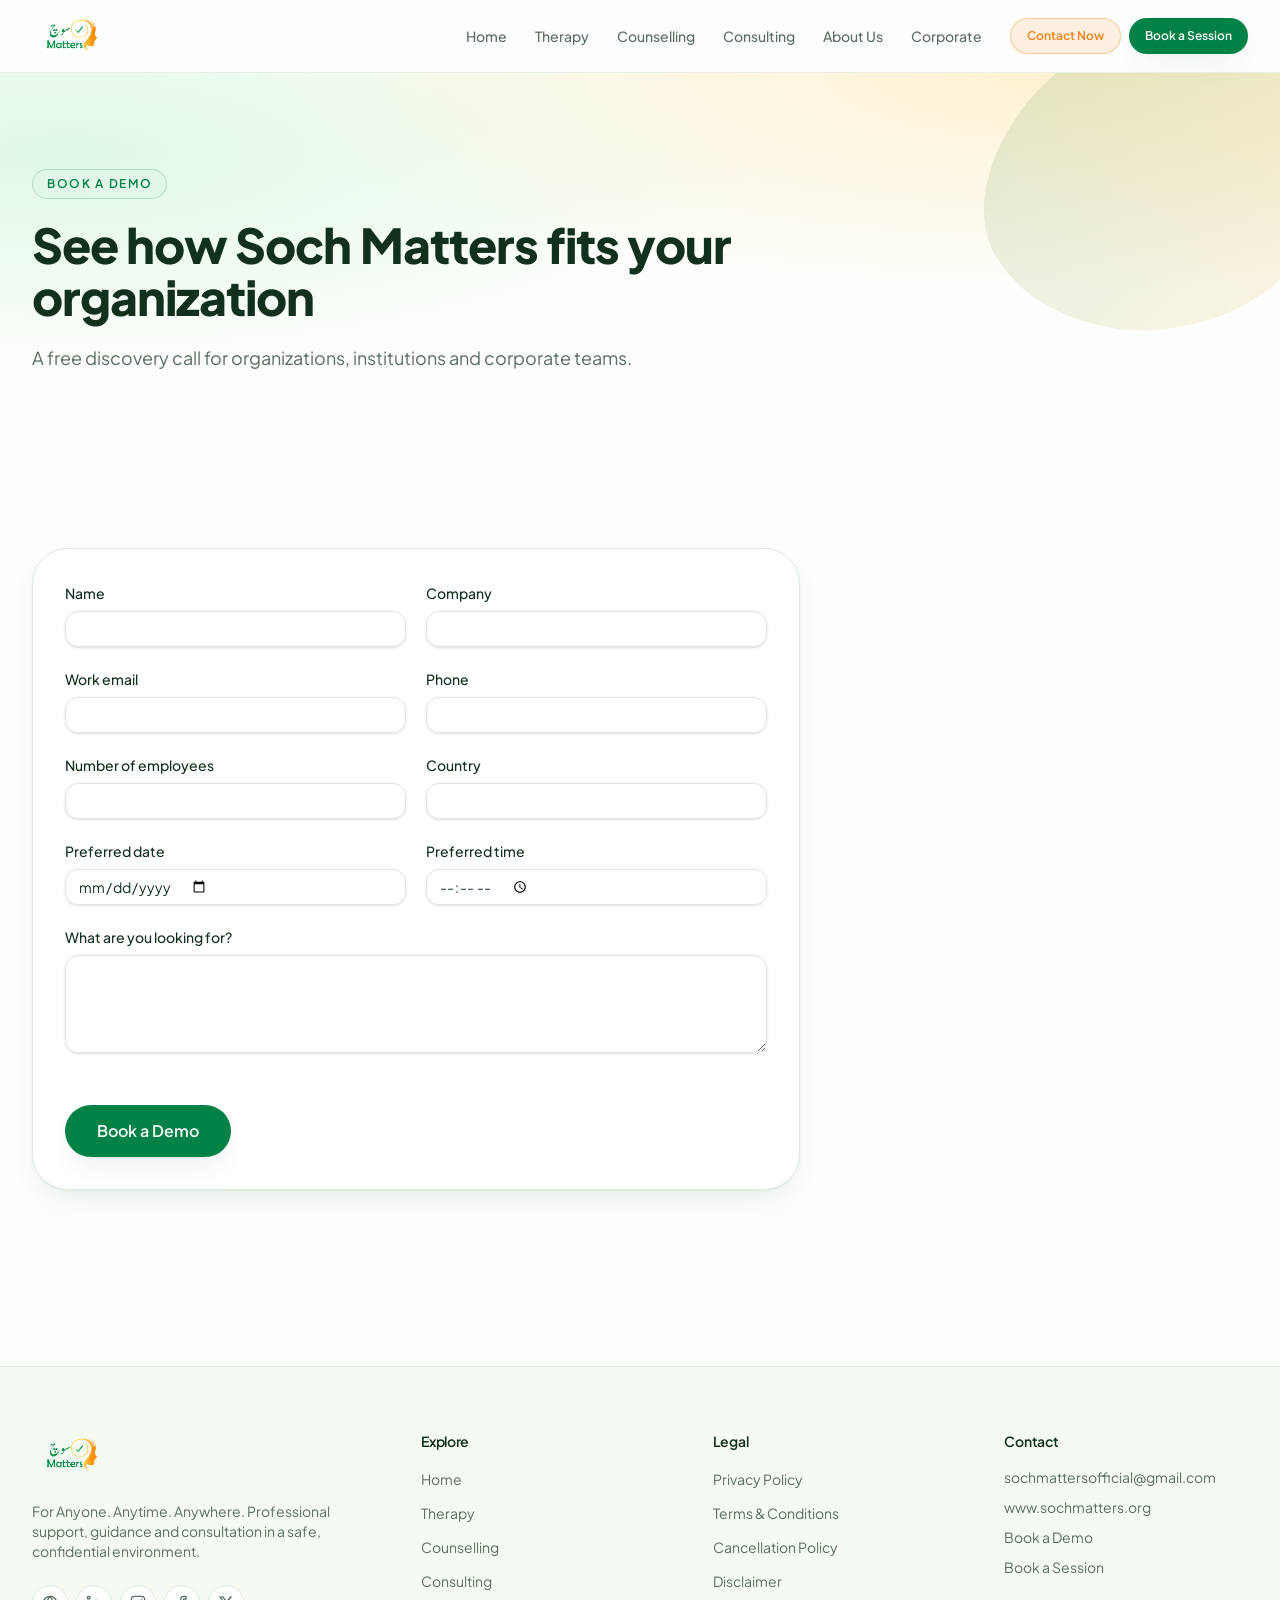
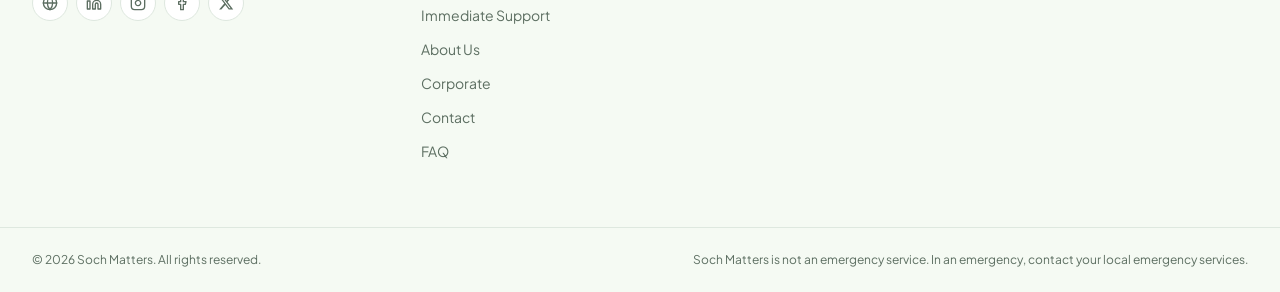
<file: demo.html>
<!DOCTYPE html><html lang="en" data-tsd-source="/src/routes/__root.tsx:115:5"><head data-tsd-source="/src/routes/__root.tsx:116:7"><meta charset="utf-8"><meta name="viewport" content="width=device-width, initial-scale=1"><title>Book a Demo — Soch Matters for Organizations</title><meta name="author" content="Soch Matters"><meta property="og:site_name" content="Soch Matters"><meta property="og:type" content="website"><meta name="twitter:card" content="summary_large_image"><meta name="theme-color" content="#0f7a3d"><meta name="description" content="Book a free discovery call to see how Soch Matters can support wellbeing across your organization."><meta property="og:title" content="Book a Demo — Soch Matters"><meta property="og:description" content="A free discovery call for organizations, institutions and corporate teams."><link rel="icon" type="image/png" href="favicon.png"><link rel="preconnect" href="https://fonts.googleapis.com"><link rel="preconnect" href="https://fonts.gstatic.com" crossorigin="anonymous"><link rel="stylesheet" href="assets/styles.css"><link rel="stylesheet" href="https://fonts.googleapis.com/css2?family=Plus+Jakarta+Sans:wght@300;400;500;600;700;800&display=swap"></head><body data-tsd-source="/src/routes/__root.tsx:119:7"><a href="#main" class="sr-only focus:not-sr-only focus:absolute focus:left-4 focus:top-4 focus:z-[60] focus:rounded-full focus:bg-primary focus:px-4 focus:py-2 focus:text-sm focus:text-primary-foreground" data-tsd-source="/src/routes/__root.tsx:132:7">Skip to content</a><header class="sticky top-0 z-50 border-b border-border/70 bg-background/85 backdrop-blur-xl" data-tsd-source="/src/components/site/Navbar.tsx:20:5"><nav class="mx-auto grid max-w-7xl grid-cols-[minmax(0,1fr)_auto] items-center gap-4 px-4 py-3 sm:px-6 lg:px-8" aria-label="Main" data-tsd-source="/src/components/site/Navbar.tsx:21:7"><a class="inline-flex items-center gap-3" aria-label="Soch Matters home" data-tsd-source="/src/components/site/Logo.tsx:7:5" href="index.html"><img src="assets/img-83f2485e.png" alt="Soch Matters" width="160" height="80" class="h-11 w-auto sm:h-12" data-tsd-source="/src/components/site/Logo.tsx:8:7"></a><div class="hidden items-center gap-1 lg:flex" data-tsd-source="/src/components/site/Navbar.tsx:27:9"><a class="rounded-full px-3 py-2 text-sm font-medium transition-colors hover:text-primary text-muted-foreground" data-tsd-source="/src/components/site/Navbar.tsx:29:13" href="index.html">Home</a><a class="rounded-full px-3 py-2 text-sm font-medium transition-colors hover:text-primary text-muted-foreground" data-tsd-source="/src/components/site/Navbar.tsx:29:13" href="therapy.html">Therapy</a><a class="rounded-full px-3 py-2 text-sm font-medium transition-colors hover:text-primary text-muted-foreground" data-tsd-source="/src/components/site/Navbar.tsx:29:13" href="counselling.html">Counselling</a><a class="rounded-full px-3 py-2 text-sm font-medium transition-colors hover:text-primary text-muted-foreground" data-tsd-source="/src/components/site/Navbar.tsx:29:13" href="consulting.html">Consulting</a><a class="rounded-full px-3 py-2 text-sm font-medium transition-colors hover:text-primary text-muted-foreground" data-tsd-source="/src/components/site/Navbar.tsx:29:13" href="about.html">About Us</a><a class="rounded-full px-3 py-2 text-sm font-medium transition-colors hover:text-primary text-muted-foreground" data-tsd-source="/src/components/site/Navbar.tsx:29:13" href="corporate.html">Corporate</a><div class="ml-3 flex items-center gap-2" data-tsd-source="/src/components/site/Navbar.tsx:40:11"><a data-tsd-source="/src/components/site/Navbar.tsx:42:15" class="inline-flex items-center justify-center gap-2 whitespace-nowrap rounded-full font-semibold cursor-pointer transition-all duration-200 focus-visible:outline-none focus-visible:ring-2 focus-visible:ring-ring focus-visible:ring-offset-2 focus-visible:ring-offset-background disabled:pointer-events-none disabled:opacity-50 disabled:cursor-not-allowed [&amp;_svg]:pointer-events-none [&amp;_svg]:size-4 [&amp;_svg]:shrink-0 bg-accent/12 text-accent border border-accent/35 hover:bg-accent/20 h-9 px-4 text-xs" href="immediate-support.html">Contact Now</a><a data-tsd-source="/src/components/site/Navbar.tsx:45:15" class="inline-flex items-center justify-center gap-2 whitespace-nowrap rounded-full font-semibold cursor-pointer transition-all duration-200 focus-visible:outline-none focus-visible:ring-2 focus-visible:ring-ring focus-visible:ring-offset-2 focus-visible:ring-offset-background disabled:pointer-events-none disabled:opacity-50 disabled:cursor-not-allowed [&amp;_svg]:pointer-events-none [&amp;_svg]:size-4 [&amp;_svg]:shrink-0 bg-primary text-primary-foreground shadow-soft hover:bg-primary/90 hover:-translate-y-0.5 h-9 px-4 text-xs" href="book.html">Book a Session</a></div></div><button type="button" class="grid size-10 shrink-0 place-items-center rounded-xl border border-border text-foreground lg:hidden" aria-expanded="false" aria-label="Open menu" data-tsd-source="/src/components/site/Navbar.tsx:50:9"><svg xmlns="http://www.w3.org/2000/svg" width="24" height="24" viewBox="0 0 24 24" fill="none" stroke="currentColor" stroke-width="2" stroke-linecap="round" stroke-linejoin="round" class="lucide lucide-menu size-5" aria-hidden="true" data-tsd-source="/src/components/site/Navbar.tsx:57:46"><path d="M4 5h16"></path><path d="M4 12h16"></path><path d="M4 19h16"></path></svg></button></nav></header><main id="main" data-tsd-source="/src/routes/__root.tsx:139:7"><!--$--><section class="relative overflow-hidden bg-hero-glow" data-tsd-source="/src/components/site/PageHeader.tsx:16:5"><svg viewBox="0 0 400 400" aria-hidden="true" class="pointer-events-none absolute -right-24 -top-24 size-[420px]" data-tsd-source="/src/components/site/MindMotif.tsx:80:5"><defs data-tsd-source="/src/components/site/MindMotif.tsx:81:7"><linearGradient id="blob-g" x1="0" y1="0" x2="1" y2="1" data-tsd-source="/src/components/site/MindMotif.tsx:82:9"><stop offset="0%" stop-color="var(--primary)" data-tsd-source="/src/components/site/MindMotif.tsx:83:11"></stop><stop offset="100%" stop-color="var(--gold)" data-tsd-source="/src/components/site/MindMotif.tsx:84:11"></stop></linearGradient></defs><path fill="url(#blob-g)" opacity="0.14" d="M320 96c34 44 42 110 16 158s-86 78-146 82-124-22-152-70 0-116 40-158 96-70 148-64 60 8 94 52z" data-tsd-source="/src/components/site/MindMotif.tsx:87:7"></path></svg><div class="relative mx-auto max-w-7xl px-4 py-16 sm:px-6 sm:py-24 lg:px-8" data-tsd-source="/src/components/site/PageHeader.tsx:18:7"><div class="max-w-3xl animate-rise-in" data-tsd-source="/src/components/site/PageHeader.tsx:19:9"><span class="inline-flex items-center rounded-full border border-primary/20 bg-primary-soft px-3.5 py-1.5 text-xs font-semibold uppercase tracking-[0.14em] text-primary" data-tsd-source="/src/components/site/PageHeader.tsx:21:13">Book a Demo</span><h1 class="mt-5 text-4xl font-extrabold leading-[1.08] text-foreground sm:text-5xl" data-tsd-source="/src/components/site/PageHeader.tsx:25:11">See how Soch Matters fits your organization</h1><p class="mt-5 text-lg leading-relaxed text-muted-foreground" data-tsd-source="/src/components/site/PageHeader.tsx:28:21">A free discovery call for organizations, institutions and corporate teams.</p></div></div></section><section class="py-20" data-tsd-source="/src/components/site/PageHeader.tsx:50:5"><div class="mx-auto max-w-7xl px-4 sm:px-6 lg:px-8" data-tsd-source="/src/components/site/PageHeader.tsx:51:7"><form class="max-w-3xl rounded-3xl border border-border bg-card p-8 shadow-soft" data-tsd-source="/src/routes/demo.tsx:91:9" data-sm-form="demo" data-subject="New demo request from sochmatters.org (Book a Demo form)" style="position:relative"><div class="grid gap-5 sm:grid-cols-2" data-tsd-source="/src/routes/demo.tsx:92:11"><div data-tsd-source="/src/routes/demo.tsx:94:15"><label class="text-sm font-medium leading-none peer-disabled:cursor-not-allowed peer-disabled:opacity-70" for="name" data-tsd-source="/src/routes/demo.tsx:95:17">Name</label><input type="text" class="flex h-9 w-full rounded-md border border-input bg-transparent px-3 py-1 text-base shadow-sm transition-colors file:border-0 file:bg-transparent file:text-sm file:font-medium file:text-foreground placeholder:text-muted-foreground focus-visible:outline-none focus-visible:ring-1 focus-visible:ring-ring disabled:cursor-not-allowed disabled:opacity-50 md:text-sm mt-1.5" id="name" required maxlength="255" aria-invalid="false" data-tsd-source="/src/routes/demo.tsx:96:17" value="" name="name"></div><div data-tsd-source="/src/routes/demo.tsx:94:15"><label class="text-sm font-medium leading-none peer-disabled:cursor-not-allowed peer-disabled:opacity-70" for="company" data-tsd-source="/src/routes/demo.tsx:95:17">Company</label><input type="text" class="flex h-9 w-full rounded-md border border-input bg-transparent px-3 py-1 text-base shadow-sm transition-colors file:border-0 file:bg-transparent file:text-sm file:font-medium file:text-foreground placeholder:text-muted-foreground focus-visible:outline-none focus-visible:ring-1 focus-visible:ring-ring disabled:cursor-not-allowed disabled:opacity-50 md:text-sm mt-1.5" id="company" required maxlength="255" aria-invalid="false" data-tsd-source="/src/routes/demo.tsx:96:17" value="" name="company"></div><div data-tsd-source="/src/routes/demo.tsx:94:15"><label class="text-sm font-medium leading-none peer-disabled:cursor-not-allowed peer-disabled:opacity-70" for="email" data-tsd-source="/src/routes/demo.tsx:95:17">Work email</label><input type="email" class="flex h-9 w-full rounded-md border border-input bg-transparent px-3 py-1 text-base shadow-sm transition-colors file:border-0 file:bg-transparent file:text-sm file:font-medium file:text-foreground placeholder:text-muted-foreground focus-visible:outline-none focus-visible:ring-1 focus-visible:ring-ring disabled:cursor-not-allowed disabled:opacity-50 md:text-sm mt-1.5" id="email" required maxlength="255" aria-invalid="false" data-tsd-source="/src/routes/demo.tsx:96:17" value="" name="email"></div><div data-tsd-source="/src/routes/demo.tsx:94:15"><label class="text-sm font-medium leading-none peer-disabled:cursor-not-allowed peer-disabled:opacity-70" for="phone" data-tsd-source="/src/routes/demo.tsx:95:17">Phone</label><input type="tel" class="flex h-9 w-full rounded-md border border-input bg-transparent px-3 py-1 text-base shadow-sm transition-colors file:border-0 file:bg-transparent file:text-sm file:font-medium file:text-foreground placeholder:text-muted-foreground focus-visible:outline-none focus-visible:ring-1 focus-visible:ring-ring disabled:cursor-not-allowed disabled:opacity-50 md:text-sm mt-1.5" id="phone" maxlength="255" aria-invalid="false" data-tsd-source="/src/routes/demo.tsx:96:17" value="" name="phone"></div><div data-tsd-source="/src/routes/demo.tsx:94:15"><label class="text-sm font-medium leading-none peer-disabled:cursor-not-allowed peer-disabled:opacity-70" for="employees" data-tsd-source="/src/routes/demo.tsx:95:17">Number of employees</label><input type="text" class="flex h-9 w-full rounded-md border border-input bg-transparent px-3 py-1 text-base shadow-sm transition-colors file:border-0 file:bg-transparent file:text-sm file:font-medium file:text-foreground placeholder:text-muted-foreground focus-visible:outline-none focus-visible:ring-1 focus-visible:ring-ring disabled:cursor-not-allowed disabled:opacity-50 md:text-sm mt-1.5" id="employees" maxlength="255" aria-invalid="false" data-tsd-source="/src/routes/demo.tsx:96:17" value="" name="employees"></div><div data-tsd-source="/src/routes/demo.tsx:94:15"><label class="text-sm font-medium leading-none peer-disabled:cursor-not-allowed peer-disabled:opacity-70" for="country" data-tsd-source="/src/routes/demo.tsx:95:17">Country</label><input type="text" class="flex h-9 w-full rounded-md border border-input bg-transparent px-3 py-1 text-base shadow-sm transition-colors file:border-0 file:bg-transparent file:text-sm file:font-medium file:text-foreground placeholder:text-muted-foreground focus-visible:outline-none focus-visible:ring-1 focus-visible:ring-ring disabled:cursor-not-allowed disabled:opacity-50 md:text-sm mt-1.5" id="country" maxlength="255" aria-invalid="false" data-tsd-source="/src/routes/demo.tsx:96:17" value="" name="country"></div><div data-tsd-source="/src/routes/demo.tsx:94:15"><label class="text-sm font-medium leading-none peer-disabled:cursor-not-allowed peer-disabled:opacity-70" for="date" data-tsd-source="/src/routes/demo.tsx:95:17">Preferred date</label><input type="date" class="flex h-9 w-full rounded-md border border-input bg-transparent px-3 py-1 text-base shadow-sm transition-colors file:border-0 file:bg-transparent file:text-sm file:font-medium file:text-foreground placeholder:text-muted-foreground focus-visible:outline-none focus-visible:ring-1 focus-visible:ring-ring disabled:cursor-not-allowed disabled:opacity-50 md:text-sm mt-1.5" id="date" maxlength="255" aria-invalid="false" data-tsd-source="/src/routes/demo.tsx:96:17" value="" name="date"></div><div data-tsd-source="/src/routes/demo.tsx:94:15"><label class="text-sm font-medium leading-none peer-disabled:cursor-not-allowed peer-disabled:opacity-70" for="time" data-tsd-source="/src/routes/demo.tsx:95:17">Preferred time</label><input type="time" class="flex h-9 w-full rounded-md border border-input bg-transparent px-3 py-1 text-base shadow-sm transition-colors file:border-0 file:bg-transparent file:text-sm file:font-medium file:text-foreground placeholder:text-muted-foreground focus-visible:outline-none focus-visible:ring-1 focus-visible:ring-ring disabled:cursor-not-allowed disabled:opacity-50 md:text-sm mt-1.5" id="time" maxlength="255" aria-invalid="false" data-tsd-source="/src/routes/demo.tsx:96:17" value="" name="time"></div><div class="sm:col-span-2" data-tsd-source="/src/routes/demo.tsx:108:13"><label class="text-sm font-medium leading-none peer-disabled:cursor-not-allowed peer-disabled:opacity-70" for="looking" data-tsd-source="/src/routes/demo.tsx:109:15">What are you looking for?</label><textarea class="flex min-h-[60px] w-full rounded-md border border-input bg-transparent px-3 py-2 text-base shadow-sm placeholder:text-muted-foreground focus-visible:outline-none focus-visible:ring-1 focus-visible:ring-ring disabled:cursor-not-allowed disabled:opacity-50 md:text-sm mt-1.5" id="looking" rows="4" maxlength="800" data-tsd-source="/src/routes/demo.tsx:110:15" name="looking"></textarea></div></div><input type="text" name="_honey" tabindex="-1" autocomplete="off" aria-hidden="true" style="position:absolute;left:-9999px;width:1px;height:1px;opacity:0"><p data-sm-status role="status" aria-live="polite" class="mt-5 text-sm"></p><button class="inline-flex items-center justify-center gap-2 whitespace-nowrap rounded-full font-semibold cursor-pointer transition-all duration-200 focus-visible:outline-none focus-visible:ring-2 focus-visible:ring-ring focus-visible:ring-offset-2 focus-visible:ring-offset-background disabled:pointer-events-none disabled:opacity-50 disabled:cursor-not-allowed [&amp;_svg]:pointer-events-none [&amp;_svg]:size-4 [&amp;_svg]:shrink-0 bg-primary text-primary-foreground shadow-soft hover:bg-primary/90 hover:-translate-y-0.5 h-13 px-8 text-base mt-8" type="submit" data-tsd-source="/src/routes/demo.tsx:120:11">Book a Demo</button></form></div></section><!--/$--></main><footer class="mt-24 border-t border-border bg-secondary/50" data-tsd-source="/src/components/site/Footer.tsx:26:5"><div class="mx-auto grid max-w-7xl gap-12 px-4 py-16 sm:px-6 lg:grid-cols-[1.4fr_1fr_1fr_1fr] lg:px-8" data-tsd-source="/src/components/site/Footer.tsx:27:7"><div class="max-w-sm" data-tsd-source="/src/components/site/Footer.tsx:28:9"><a class="inline-flex items-center gap-3" aria-label="Soch Matters home" data-tsd-source="/src/components/site/Logo.tsx:7:5" href="index.html"><img src="assets/img-83f2485e.png" alt="Soch Matters" width="160" height="80" class="h-11 w-auto sm:h-12" data-tsd-source="/src/components/site/Logo.tsx:8:7"></a><p class="mt-4 text-sm text-muted-foreground" data-tsd-source="/src/components/site/Footer.tsx:30:11">For Anyone. Anytime. Anywhere. Professional support, guidance and consultation in a safe, confidential environment.</p><div class="mt-6 flex gap-2" data-tsd-source="/src/components/site/Footer.tsx:34:11"><a href="https://www.sochmatters.org" target="_blank" rel="noopener noreferrer" aria-label="Soch Matters website" class="grid size-9 place-items-center rounded-xl border border-border bg-card text-muted-foreground transition-colors hover:text-primary hover:border-primary/40 hover:bg-primary-soft" data-tsd-source="/src/components/site/Footer.tsx:36:15"><svg xmlns="http://www.w3.org/2000/svg" width="24" height="24" viewBox="0 0 24 24" fill="none" stroke="currentColor" stroke-width="2" stroke-linecap="round" stroke-linejoin="round" class="lucide lucide-globe size-4" aria-hidden="true" data-tsd-source="/src/components/site/Footer.tsx:40:17"><circle cx="12" cy="12" r="10"></circle><path d="M12 2a14.5 14.5 0 0 0 0 20 14.5 14.5 0 0 0 0-20"></path><path d="M2 12h20"></path></svg></a><a href="https://www.linkedin.com/company/soch-matters/" target="_blank" rel="noopener noreferrer" aria-label="Soch Matters on LinkedIn" class="grid size-9 place-items-center rounded-xl border border-border bg-card text-muted-foreground transition-colors hover:text-primary hover:border-primary/40 hover:bg-primary-soft" data-tsd-source="/src/components/site/Footer.tsx:36:15"><svg xmlns="http://www.w3.org/2000/svg" width="24" height="24" viewBox="0 0 24 24" fill="none" stroke="currentColor" stroke-width="2" stroke-linecap="round" stroke-linejoin="round" class="lucide lucide-linkedin size-4" aria-hidden="true" data-tsd-source="/src/components/site/Footer.tsx:40:17"><path d="M16 8a6 6 0 0 1 6 6v7h-4v-7a2 2 0 0 0-2-2 2 2 0 0 0-2 2v7h-4v-7a6 6 0 0 1 6-6z"></path><rect width="4" height="12" x="2" y="9"></rect><circle cx="4" cy="4" r="2"></circle></svg></a><a href="https://www.instagram.com/sochmatters/" target="_blank" rel="noopener noreferrer" aria-label="Soch Matters on Instagram" class="grid size-9 place-items-center rounded-xl border border-border bg-card text-muted-foreground transition-colors hover:text-primary hover:border-primary/40 hover:bg-primary-soft" data-tsd-source="/src/components/site/Footer.tsx:36:15"><svg xmlns="http://www.w3.org/2000/svg" width="24" height="24" viewBox="0 0 24 24" fill="none" stroke="currentColor" stroke-width="2" stroke-linecap="round" stroke-linejoin="round" class="lucide lucide-instagram size-4" aria-hidden="true" data-tsd-source="/src/components/site/Footer.tsx:40:17"><rect width="20" height="20" x="2" y="2" rx="5" ry="5"></rect><path d="M16 11.37A4 4 0 1 1 12.63 8 4 4 0 0 1 16 11.37z"></path><line x1="17.5" x2="17.51" y1="6.5" y2="6.5"></line></svg></a><a href="https://www.facebook.com/sochmatters/" target="_blank" rel="noopener noreferrer" aria-label="Soch Matters on Facebook" class="grid size-9 place-items-center rounded-xl border border-border bg-card text-muted-foreground transition-colors hover:text-primary hover:border-primary/40 hover:bg-primary-soft" data-tsd-source="/src/components/site/Footer.tsx:36:15"><svg xmlns="http://www.w3.org/2000/svg" width="24" height="24" viewBox="0 0 24 24" fill="none" stroke="currentColor" stroke-width="2" stroke-linecap="round" stroke-linejoin="round" class="lucide lucide-facebook size-4" aria-hidden="true" data-tsd-source="/src/components/site/Footer.tsx:40:17"><path d="M18 2h-3a5 5 0 0 0-5 5v3H7v4h3v8h4v-8h3l1-4h-4V7a1 1 0 0 1 1-1h3z"></path></svg></a><a href="https://x.com/sochmatters" target="_blank" rel="noopener noreferrer" aria-label="Soch Matters on X" class="grid size-9 place-items-center rounded-xl border border-border bg-card text-muted-foreground transition-colors hover:text-primary hover:border-primary/40 hover:bg-primary-soft"><svg xmlns="http://www.w3.org/2000/svg" width="24" height="24" viewBox="0 0 24 24" fill="currentColor" class="size-4" aria-hidden="true"><path d="M18.244 2.25h3.308l-7.227 8.26 8.502 11.24H16.17l-5.214-6.817L4.99 21.75H1.68l7.73-8.835L1.254 2.25H8.08l4.713 6.231zm-1.161 17.52h1.833L7.084 4.126H5.117z"/></svg></a></div></div><div data-tsd-source="/src/components/site/Footer.tsx:46:9"><h2 class="text-sm font-semibold text-foreground" data-tsd-source="/src/components/site/Footer.tsx:47:11">Explore</h2><ul class="mt-4 space-y-2.5" data-tsd-source="/src/components/site/Footer.tsx:48:11"><li data-tsd-source="/src/components/site/Footer.tsx:50:15"><a class="text-sm text-muted-foreground transition-colors hover:text-primary" data-tsd-source="/src/components/site/Footer.tsx:51:17" href="index.html">Home</a></li><li data-tsd-source="/src/components/site/Footer.tsx:50:15"><a class="text-sm text-muted-foreground transition-colors hover:text-primary" data-tsd-source="/src/components/site/Footer.tsx:51:17" href="therapy.html">Therapy</a></li><li data-tsd-source="/src/components/site/Footer.tsx:50:15"><a class="text-sm text-muted-foreground transition-colors hover:text-primary" data-tsd-source="/src/components/site/Footer.tsx:51:17" href="counselling.html">Counselling</a></li><li data-tsd-source="/src/components/site/Footer.tsx:50:15"><a class="text-sm text-muted-foreground transition-colors hover:text-primary" data-tsd-source="/src/components/site/Footer.tsx:51:17" href="consulting.html">Consulting</a></li><li data-tsd-source="/src/components/site/Footer.tsx:50:15"><a class="text-sm text-muted-foreground transition-colors hover:text-primary" data-tsd-source="/src/components/site/Footer.tsx:51:17" href="immediate-support.html">Immediate Support</a></li><li data-tsd-source="/src/components/site/Footer.tsx:50:15"><a class="text-sm text-muted-foreground transition-colors hover:text-primary" data-tsd-source="/src/components/site/Footer.tsx:51:17" href="about.html">About Us</a></li><li data-tsd-source="/src/components/site/Footer.tsx:50:15"><a class="text-sm text-muted-foreground transition-colors hover:text-primary" data-tsd-source="/src/components/site/Footer.tsx:51:17" href="corporate.html">Corporate</a></li><li data-tsd-source="/src/components/site/Footer.tsx:50:15"><a class="text-sm text-muted-foreground transition-colors hover:text-primary" data-tsd-source="/src/components/site/Footer.tsx:51:17" href="contact.html">Contact</a></li><li data-tsd-source="/src/components/site/Footer.tsx:50:15"><a class="text-sm text-muted-foreground transition-colors hover:text-primary" data-tsd-source="/src/components/site/Footer.tsx:51:17" href="faq.html">FAQ</a></li></ul></div><div data-tsd-source="/src/components/site/Footer.tsx:59:9"><h2 class="text-sm font-semibold text-foreground" data-tsd-source="/src/components/site/Footer.tsx:60:11">Legal</h2><ul class="mt-4 space-y-2.5" data-tsd-source="/src/components/site/Footer.tsx:61:11"><li data-tsd-source="/src/components/site/Footer.tsx:63:15"><a class="text-sm text-muted-foreground transition-colors hover:text-primary" data-tsd-source="/src/components/site/Footer.tsx:64:17" href="privacy.html">Privacy Policy</a></li><li data-tsd-source="/src/components/site/Footer.tsx:63:15"><a class="text-sm text-muted-foreground transition-colors hover:text-primary" data-tsd-source="/src/components/site/Footer.tsx:64:17" href="terms.html">Terms &amp; Conditions</a></li><li data-tsd-source="/src/components/site/Footer.tsx:63:15"><a class="text-sm text-muted-foreground transition-colors hover:text-primary" data-tsd-source="/src/components/site/Footer.tsx:64:17" href="terms.html">Cancellation Policy</a></li><li data-tsd-source="/src/components/site/Footer.tsx:63:15"><a class="text-sm text-muted-foreground transition-colors hover:text-primary" data-tsd-source="/src/components/site/Footer.tsx:64:17" href="terms.html">Disclaimer</a></li></ul></div><div data-tsd-source="/src/components/site/Footer.tsx:72:9"><h2 class="text-sm font-semibold text-foreground" data-tsd-source="/src/components/site/Footer.tsx:73:11">Contact</h2><ul class="mt-4 space-y-2.5 text-sm text-muted-foreground" data-tsd-source="/src/components/site/Footer.tsx:74:11"><li data-tsd-source="/src/components/site/Footer.tsx:75:13"><a href="mailto:sochmattersofficial@gmail.com" class="transition-colors hover:text-primary" data-tsd-source="/src/components/site/Footer.tsx:76:15">sochmattersofficial@gmail.com</a></li><li data-tsd-source="/src/components/site/Footer.tsx:80:13"><a href="https://www.sochmatters.org" class="transition-colors hover:text-primary" data-tsd-source="/src/components/site/Footer.tsx:81:15">www.sochmatters.org</a></li><li data-tsd-source="/src/components/site/Footer.tsx:85:13"><a class="transition-colors hover:text-primary active" data-tsd-source="/src/components/site/Footer.tsx:86:15" href="demo.html" data-status="active" aria-current="page">Book a Demo</a></li><li data-tsd-source="/src/components/site/Footer.tsx:90:13"><a class="transition-colors hover:text-primary" data-tsd-source="/src/components/site/Footer.tsx:91:15" href="book.html">Book a Session</a></li></ul></div></div><div class="border-t border-border" data-tsd-source="/src/components/site/Footer.tsx:99:7"><div class="mx-auto flex max-w-7xl flex-col gap-3 px-4 py-6 text-xs text-muted-foreground sm:flex-row sm:items-center sm:justify-between sm:px-6 lg:px-8" data-tsd-source="/src/components/site/Footer.tsx:100:9"><p data-tsd-source="/src/components/site/Footer.tsx:101:11">© <!-- -->2026<!-- --> Soch Matters. All rights reserved.</p><p data-tsd-source="/src/components/site/Footer.tsx:102:11">Soch Matters is not an emergency service. In an emergency, contact your local emergency services.</p></div></div></footer><section aria-label="Notifications alt+T" tabindex="-1" aria-live="polite" aria-relevant="additions text" aria-atomic="false"></section><nav id="sm-mobile" style="display:none;position:fixed;top:68px;left:0;right:0;z-index:60;flex-direction:column;gap:10px;padding:20px" class="bg-background border-b shadow-lift"><a class="rounded-full px-3 py-2 text-sm font-medium transition-colors hover:text-primary text-muted-foreground" data-tsd-source="/src/components/site/Navbar.tsx:29:13" href="index.html">Home</a><a class="rounded-full px-3 py-2 text-sm font-medium transition-colors hover:text-primary text-muted-foreground" data-tsd-source="/src/components/site/Navbar.tsx:29:13" href="therapy.html">Therapy</a><a class="rounded-full px-3 py-2 text-sm font-medium transition-colors hover:text-primary text-muted-foreground" data-tsd-source="/src/components/site/Navbar.tsx:29:13" href="counselling.html">Counselling</a><a class="rounded-full px-3 py-2 text-sm font-medium transition-colors hover:text-primary text-muted-foreground" data-tsd-source="/src/components/site/Navbar.tsx:29:13" href="consulting.html">Consulting</a><a class="rounded-full px-3 py-2 text-sm font-medium transition-colors hover:text-primary text-muted-foreground" data-tsd-source="/src/components/site/Navbar.tsx:29:13" href="about.html">About Us</a><a class="rounded-full px-3 py-2 text-sm font-medium transition-colors hover:text-primary text-muted-foreground" data-tsd-source="/src/components/site/Navbar.tsx:29:13" href="corporate.html">Corporate</a><a data-tsd-source="/src/components/site/Navbar.tsx:42:15" class="inline-flex items-center justify-center gap-2 whitespace-nowrap rounded-full font-semibold cursor-pointer transition-all duration-200 focus-visible:outline-none focus-visible:ring-2 focus-visible:ring-ring focus-visible:ring-offset-2 focus-visible:ring-offset-background disabled:pointer-events-none disabled:opacity-50 disabled:cursor-not-allowed [&amp;_svg]:pointer-events-none [&amp;_svg]:size-4 [&amp;_svg]:shrink-0 bg-accent/12 text-accent border border-accent/35 hover:bg-accent/20 h-9 px-4 text-xs" href="immediate-support.html">Contact Now</a><a data-tsd-source="/src/components/site/Navbar.tsx:45:15" class="inline-flex items-center justify-center gap-2 whitespace-nowrap rounded-full font-semibold cursor-pointer transition-all duration-200 focus-visible:outline-none focus-visible:ring-2 focus-visible:ring-ring focus-visible:ring-offset-2 focus-visible:ring-offset-background disabled:pointer-events-none disabled:opacity-50 disabled:cursor-not-allowed [&amp;_svg]:pointer-events-none [&amp;_svg]:size-4 [&amp;_svg]:shrink-0 bg-primary text-primary-foreground shadow-soft hover:bg-primary/90 hover:-translate-y-0.5 h-9 px-4 text-xs" href="book.html">Book a Session</a></nav><script src="assets/site.js"></script></body></html>
</file>
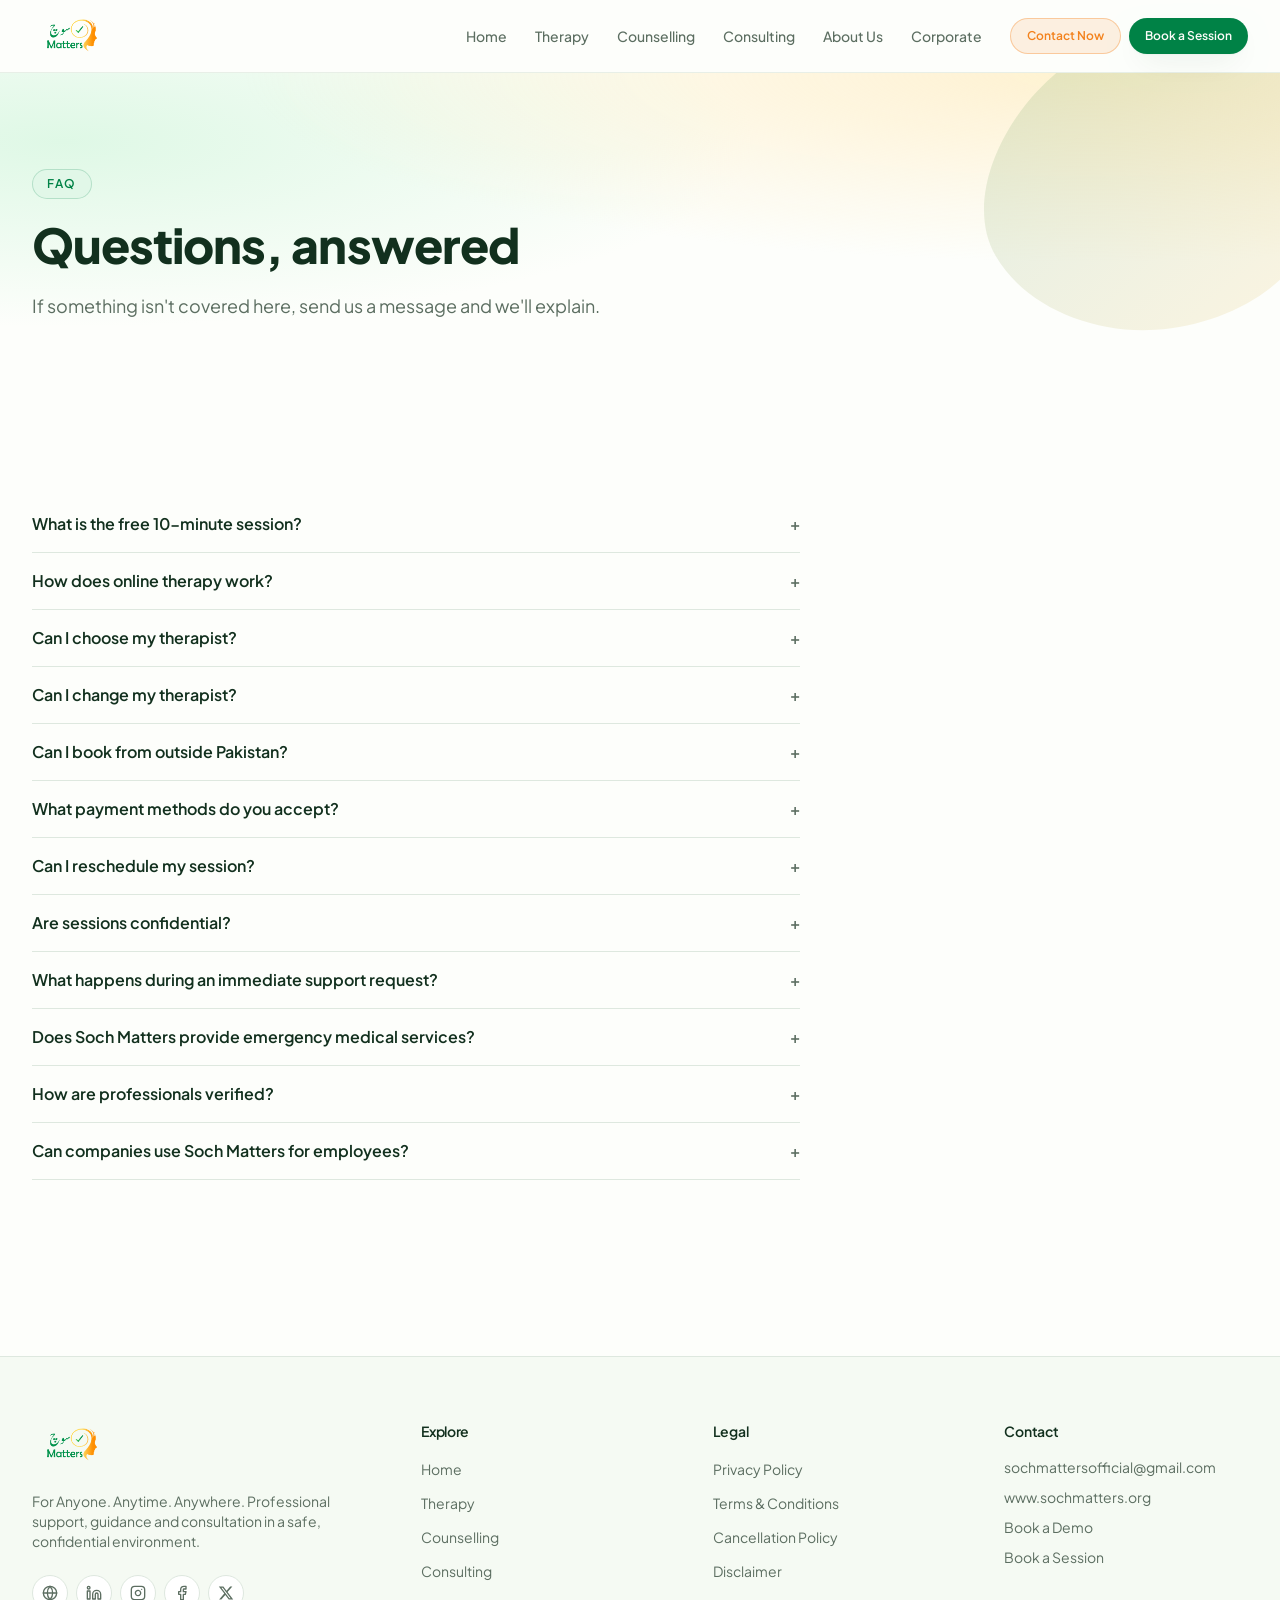
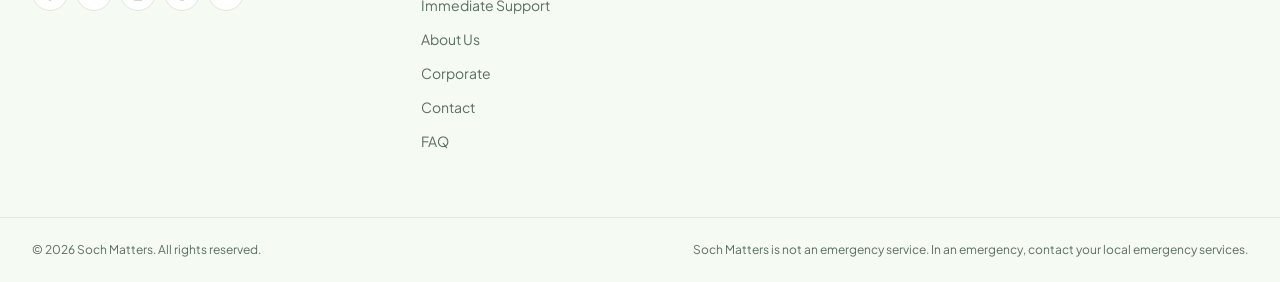
<file: faq.html>
<!DOCTYPE html><html lang="en" data-tsd-source="/src/routes/__root.tsx:115:5"><head data-tsd-source="/src/routes/__root.tsx:116:7"><meta charset="utf-8"><meta name="viewport" content="width=device-width, initial-scale=1"><title>FAQ — Soch Matters</title><meta name="author" content="Soch Matters"><meta property="og:site_name" content="Soch Matters"><meta property="og:type" content="website"><meta name="twitter:card" content="summary_large_image"><meta name="theme-color" content="#0f7a3d"><meta name="description" content="Answers about sessions, therapists, payments, confidentiality, immediate support and corporate wellbeing at Soch Matters."><meta property="og:title" content="Frequently Asked Questions — Soch Matters"><meta property="og:description" content="How sessions, booking and confidentiality work."><link rel="icon" type="image/png" href="favicon.png"><link rel="preconnect" href="https://fonts.googleapis.com"><link rel="preconnect" href="https://fonts.gstatic.com" crossorigin="anonymous"><link rel="stylesheet" href="assets/styles.css"><link rel="stylesheet" href="https://fonts.googleapis.com/css2?family=Plus+Jakarta+Sans:wght@300;400;500;600;700;800&display=swap"></head><body data-tsd-source="/src/routes/__root.tsx:119:7"><a href="#main" class="sr-only focus:not-sr-only focus:absolute focus:left-4 focus:top-4 focus:z-[60] focus:rounded-full focus:bg-primary focus:px-4 focus:py-2 focus:text-sm focus:text-primary-foreground" data-tsd-source="/src/routes/__root.tsx:132:7">Skip to content</a><header class="sticky top-0 z-50 border-b border-border/70 bg-background/85 backdrop-blur-xl" data-tsd-source="/src/components/site/Navbar.tsx:20:5"><nav class="mx-auto grid max-w-7xl grid-cols-[minmax(0,1fr)_auto] items-center gap-4 px-4 py-3 sm:px-6 lg:px-8" aria-label="Main" data-tsd-source="/src/components/site/Navbar.tsx:21:7"><a class="inline-flex items-center gap-3" aria-label="Soch Matters home" data-tsd-source="/src/components/site/Logo.tsx:7:5" href="index.html"><img src="assets/img-83f2485e.png" alt="Soch Matters" width="160" height="80" class="h-11 w-auto sm:h-12" data-tsd-source="/src/components/site/Logo.tsx:8:7"></a><div class="hidden items-center gap-1 lg:flex" data-tsd-source="/src/components/site/Navbar.tsx:27:9"><a class="rounded-full px-3 py-2 text-sm font-medium transition-colors hover:text-primary text-muted-foreground" data-tsd-source="/src/components/site/Navbar.tsx:29:13" href="index.html">Home</a><a class="rounded-full px-3 py-2 text-sm font-medium transition-colors hover:text-primary text-muted-foreground" data-tsd-source="/src/components/site/Navbar.tsx:29:13" href="therapy.html">Therapy</a><a class="rounded-full px-3 py-2 text-sm font-medium transition-colors hover:text-primary text-muted-foreground" data-tsd-source="/src/components/site/Navbar.tsx:29:13" href="counselling.html">Counselling</a><a class="rounded-full px-3 py-2 text-sm font-medium transition-colors hover:text-primary text-muted-foreground" data-tsd-source="/src/components/site/Navbar.tsx:29:13" href="consulting.html">Consulting</a><a class="rounded-full px-3 py-2 text-sm font-medium transition-colors hover:text-primary text-muted-foreground" data-tsd-source="/src/components/site/Navbar.tsx:29:13" href="about.html">About Us</a><a class="rounded-full px-3 py-2 text-sm font-medium transition-colors hover:text-primary text-muted-foreground" data-tsd-source="/src/components/site/Navbar.tsx:29:13" href="corporate.html">Corporate</a><div class="ml-3 flex items-center gap-2" data-tsd-source="/src/components/site/Navbar.tsx:40:11"><a data-tsd-source="/src/components/site/Navbar.tsx:42:15" class="inline-flex items-center justify-center gap-2 whitespace-nowrap rounded-full font-semibold cursor-pointer transition-all duration-200 focus-visible:outline-none focus-visible:ring-2 focus-visible:ring-ring focus-visible:ring-offset-2 focus-visible:ring-offset-background disabled:pointer-events-none disabled:opacity-50 disabled:cursor-not-allowed [&amp;_svg]:pointer-events-none [&amp;_svg]:size-4 [&amp;_svg]:shrink-0 bg-accent/12 text-accent border border-accent/35 hover:bg-accent/20 h-9 px-4 text-xs" href="immediate-support.html">Contact Now</a><a data-tsd-source="/src/components/site/Navbar.tsx:45:15" class="inline-flex items-center justify-center gap-2 whitespace-nowrap rounded-full font-semibold cursor-pointer transition-all duration-200 focus-visible:outline-none focus-visible:ring-2 focus-visible:ring-ring focus-visible:ring-offset-2 focus-visible:ring-offset-background disabled:pointer-events-none disabled:opacity-50 disabled:cursor-not-allowed [&amp;_svg]:pointer-events-none [&amp;_svg]:size-4 [&amp;_svg]:shrink-0 bg-primary text-primary-foreground shadow-soft hover:bg-primary/90 hover:-translate-y-0.5 h-9 px-4 text-xs" href="book.html">Book a Session</a></div></div><button type="button" class="grid size-10 shrink-0 place-items-center rounded-xl border border-border text-foreground lg:hidden" aria-expanded="false" aria-label="Open menu" data-tsd-source="/src/components/site/Navbar.tsx:50:9"><svg xmlns="http://www.w3.org/2000/svg" width="24" height="24" viewBox="0 0 24 24" fill="none" stroke="currentColor" stroke-width="2" stroke-linecap="round" stroke-linejoin="round" class="lucide lucide-menu size-5" aria-hidden="true" data-tsd-source="/src/components/site/Navbar.tsx:57:46"><path d="M4 5h16"></path><path d="M4 12h16"></path><path d="M4 19h16"></path></svg></button></nav></header><main id="main" data-tsd-source="/src/routes/__root.tsx:139:7"><!--$--><section class="relative overflow-hidden bg-hero-glow" data-tsd-source="/src/components/site/PageHeader.tsx:16:5"><svg viewBox="0 0 400 400" aria-hidden="true" class="pointer-events-none absolute -right-24 -top-24 size-[420px]" data-tsd-source="/src/components/site/MindMotif.tsx:80:5"><defs data-tsd-source="/src/components/site/MindMotif.tsx:81:7"><linearGradient id="blob-g" x1="0" y1="0" x2="1" y2="1" data-tsd-source="/src/components/site/MindMotif.tsx:82:9"><stop offset="0%" stop-color="var(--primary)" data-tsd-source="/src/components/site/MindMotif.tsx:83:11"></stop><stop offset="100%" stop-color="var(--gold)" data-tsd-source="/src/components/site/MindMotif.tsx:84:11"></stop></linearGradient></defs><path fill="url(#blob-g)" opacity="0.14" d="M320 96c34 44 42 110 16 158s-86 78-146 82-124-22-152-70 0-116 40-158 96-70 148-64 60 8 94 52z" data-tsd-source="/src/components/site/MindMotif.tsx:87:7"></path></svg><div class="relative mx-auto max-w-7xl px-4 py-16 sm:px-6 sm:py-24 lg:px-8" data-tsd-source="/src/components/site/PageHeader.tsx:18:7"><div class="max-w-3xl animate-rise-in" data-tsd-source="/src/components/site/PageHeader.tsx:19:9"><span class="inline-flex items-center rounded-full border border-primary/20 bg-primary-soft px-3.5 py-1.5 text-xs font-semibold uppercase tracking-[0.14em] text-primary" data-tsd-source="/src/components/site/PageHeader.tsx:21:13">FAQ</span><h1 class="mt-5 text-4xl font-extrabold leading-[1.08] text-foreground sm:text-5xl" data-tsd-source="/src/components/site/PageHeader.tsx:25:11">Questions, answered</h1><p class="mt-5 text-lg leading-relaxed text-muted-foreground" data-tsd-source="/src/components/site/PageHeader.tsx:28:21">If something isn't covered here, send us a message and we'll explain.</p></div></div></section><section class="py-20" data-tsd-source="/src/components/site/PageHeader.tsx:50:5"><div class="mx-auto max-w-7xl px-4 sm:px-6 lg:px-8" data-tsd-source="/src/components/site/PageHeader.tsx:51:7"><div class="max-w-3xl" data-tsd-source="/src/routes/faq.tsx:50:9" data-orientation="vertical"><details class="border-b border-border group" style="border-bottom: 1px solid var(--border);"><summary class="flex cursor-pointer list-none items-center justify-between py-4 text-left text-base font-semibold text-foreground">What is the free 10-minute session?<span class="ml-4 text-muted-foreground">+</span></summary><div class="pb-4 text-sm leading-relaxed text-muted-foreground">It is a short introductory conversation to understand what you are looking for and help identify an appropriate next step. It is not a therapy session and no diagnosis is provided.</div></details><details class="border-b border-border group" style="border-bottom: 1px solid var(--border);"><summary class="flex cursor-pointer list-none items-center justify-between py-4 text-left text-base font-semibold text-foreground">How does online therapy work?<span class="ml-4 text-muted-foreground">+</span></summary><div class="pb-4 text-sm leading-relaxed text-muted-foreground">You book a session, receive a secure meeting link, and speak with a professional by video or audio from wherever you are comfortable and private.</div></details><details class="border-b border-border group" style="border-bottom: 1px solid var(--border);"><summary class="flex cursor-pointer list-none items-center justify-between py-4 text-left text-base font-semibold text-foreground">Can I choose my therapist?<span class="ml-4 text-muted-foreground">+</span></summary><div class="pb-4 text-sm leading-relaxed text-muted-foreground">Yes. You can browse professional profiles, filter by area of focus and language, and select who you would like to speak with.</div></details><details class="border-b border-border group" style="border-bottom: 1px solid var(--border);"><summary class="flex cursor-pointer list-none items-center justify-between py-4 text-left text-base font-semibold text-foreground">Can I change my therapist?<span class="ml-4 text-muted-foreground">+</span></summary><div class="pb-4 text-sm leading-relaxed text-muted-foreground">Yes. Fit matters. You can request a different professional at any point without needing to explain why.</div></details><details class="border-b border-border group" style="border-bottom: 1px solid var(--border);"><summary class="flex cursor-pointer list-none items-center justify-between py-4 text-left text-base font-semibold text-foreground">Can I book from outside Pakistan?<span class="ml-4 text-muted-foreground">+</span></summary><div class="pb-4 text-sm leading-relaxed text-muted-foreground">Yes. Sessions are shown in your local time zone. Some regulated services may only be available where the relevant professional is legally permitted to practise.</div></details><details class="border-b border-border group" style="border-bottom: 1px solid var(--border);"><summary class="flex cursor-pointer list-none items-center justify-between py-4 text-left text-base font-semibold text-foreground">What payment methods do you accept?<span class="ml-4 text-muted-foreground">+</span></summary><div class="pb-4 text-sm leading-relaxed text-muted-foreground">The platform is built to support local Pakistani payment methods as well as international cards. Available methods are shown at checkout.</div></details><details class="border-b border-border group" style="border-bottom: 1px solid var(--border);"><summary class="flex cursor-pointer list-none items-center justify-between py-4 text-left text-base font-semibold text-foreground">Can I reschedule my session?<span class="ml-4 text-muted-foreground">+</span></summary><div class="pb-4 text-sm leading-relaxed text-muted-foreground">Yes, subject to the cancellation policy and the professional's availability. You can manage this from your booking confirmation.</div></details><details class="border-b border-border group" style="border-bottom: 1px solid var(--border);"><summary class="flex cursor-pointer list-none items-center justify-between py-4 text-left text-base font-semibold text-foreground">Are sessions confidential?<span class="ml-4 text-muted-foreground">+</span></summary><div class="pb-4 text-sm leading-relaxed text-muted-foreground">Yes. Sessions are private and confidential, within the limits set by applicable law and professional standards.</div></details><details class="border-b border-border group" style="border-bottom: 1px solid var(--border);"><summary class="flex cursor-pointer list-none items-center justify-between py-4 text-left text-base font-semibold text-foreground">What happens during an immediate support request?<span class="ml-4 text-muted-foreground">+</span></summary><div class="pb-4 text-sm leading-relaxed text-muted-foreground">You tell us what you need, we help you connect with available support, and you receive guidance on an appropriate next step. Availability is not guaranteed at all times.</div></details><details class="border-b border-border group" style="border-bottom: 1px solid var(--border);"><summary class="flex cursor-pointer list-none items-center justify-between py-4 text-left text-base font-semibold text-foreground">Does Soch Matters provide emergency medical services?<span class="ml-4 text-muted-foreground">+</span></summary><div class="pb-4 text-sm leading-relaxed text-muted-foreground">No. Soch Matters is not an emergency service. If you are in immediate danger, contact your local emergency services or go to the nearest emergency department.</div></details><details class="border-b border-border group" style="border-bottom: 1px solid var(--border);"><summary class="flex cursor-pointer list-none items-center justify-between py-4 text-left text-base font-semibold text-foreground">How are professionals verified?<span class="ml-4 text-muted-foreground">+</span></summary><div class="pb-4 text-sm leading-relaxed text-muted-foreground">Professionals are onboarded through a review of qualifications, registrations and professional standing before they can offer sessions.</div></details><details class="border-b border-border group" style="border-bottom: 1px solid var(--border);"><summary class="flex cursor-pointer list-none items-center justify-between py-4 text-left text-base font-semibold text-foreground">Can companies use Soch Matters for employees?<span class="ml-4 text-muted-foreground">+</span></summary><div class="pb-4 text-sm leading-relaxed text-muted-foreground">Yes. Organizations can arrange employee counselling, wellbeing programmes and workshops. Book a corporate demo to discuss what fits your team.</div></details></div></div></section><!--/$--></main><footer class="mt-24 border-t border-border bg-secondary/50" data-tsd-source="/src/components/site/Footer.tsx:26:5"><div class="mx-auto grid max-w-7xl gap-12 px-4 py-16 sm:px-6 lg:grid-cols-[1.4fr_1fr_1fr_1fr] lg:px-8" data-tsd-source="/src/components/site/Footer.tsx:27:7"><div class="max-w-sm" data-tsd-source="/src/components/site/Footer.tsx:28:9"><a class="inline-flex items-center gap-3" aria-label="Soch Matters home" data-tsd-source="/src/components/site/Logo.tsx:7:5" href="index.html"><img src="assets/img-83f2485e.png" alt="Soch Matters" width="160" height="80" class="h-11 w-auto sm:h-12" data-tsd-source="/src/components/site/Logo.tsx:8:7"></a><p class="mt-4 text-sm text-muted-foreground" data-tsd-source="/src/components/site/Footer.tsx:30:11">For Anyone. Anytime. Anywhere. Professional support, guidance and consultation in a safe, confidential environment.</p><div class="mt-6 flex gap-2" data-tsd-source="/src/components/site/Footer.tsx:34:11"><a href="https://www.sochmatters.org" target="_blank" rel="noopener noreferrer" aria-label="Soch Matters website" class="grid size-9 place-items-center rounded-xl border border-border bg-card text-muted-foreground transition-colors hover:text-primary hover:border-primary/40 hover:bg-primary-soft" data-tsd-source="/src/components/site/Footer.tsx:36:15"><svg xmlns="http://www.w3.org/2000/svg" width="24" height="24" viewBox="0 0 24 24" fill="none" stroke="currentColor" stroke-width="2" stroke-linecap="round" stroke-linejoin="round" class="lucide lucide-globe size-4" aria-hidden="true" data-tsd-source="/src/components/site/Footer.tsx:40:17"><circle cx="12" cy="12" r="10"></circle><path d="M12 2a14.5 14.5 0 0 0 0 20 14.5 14.5 0 0 0 0-20"></path><path d="M2 12h20"></path></svg></a><a href="https://www.linkedin.com/company/soch-matters/" target="_blank" rel="noopener noreferrer" aria-label="Soch Matters on LinkedIn" class="grid size-9 place-items-center rounded-xl border border-border bg-card text-muted-foreground transition-colors hover:text-primary hover:border-primary/40 hover:bg-primary-soft" data-tsd-source="/src/components/site/Footer.tsx:36:15"><svg xmlns="http://www.w3.org/2000/svg" width="24" height="24" viewBox="0 0 24 24" fill="none" stroke="currentColor" stroke-width="2" stroke-linecap="round" stroke-linejoin="round" class="lucide lucide-linkedin size-4" aria-hidden="true" data-tsd-source="/src/components/site/Footer.tsx:40:17"><path d="M16 8a6 6 0 0 1 6 6v7h-4v-7a2 2 0 0 0-2-2 2 2 0 0 0-2 2v7h-4v-7a6 6 0 0 1 6-6z"></path><rect width="4" height="12" x="2" y="9"></rect><circle cx="4" cy="4" r="2"></circle></svg></a><a href="https://www.instagram.com/sochmatters/" target="_blank" rel="noopener noreferrer" aria-label="Soch Matters on Instagram" class="grid size-9 place-items-center rounded-xl border border-border bg-card text-muted-foreground transition-colors hover:text-primary hover:border-primary/40 hover:bg-primary-soft" data-tsd-source="/src/components/site/Footer.tsx:36:15"><svg xmlns="http://www.w3.org/2000/svg" width="24" height="24" viewBox="0 0 24 24" fill="none" stroke="currentColor" stroke-width="2" stroke-linecap="round" stroke-linejoin="round" class="lucide lucide-instagram size-4" aria-hidden="true" data-tsd-source="/src/components/site/Footer.tsx:40:17"><rect width="20" height="20" x="2" y="2" rx="5" ry="5"></rect><path d="M16 11.37A4 4 0 1 1 12.63 8 4 4 0 0 1 16 11.37z"></path><line x1="17.5" x2="17.51" y1="6.5" y2="6.5"></line></svg></a><a href="https://www.facebook.com/sochmatters/" target="_blank" rel="noopener noreferrer" aria-label="Soch Matters on Facebook" class="grid size-9 place-items-center rounded-xl border border-border bg-card text-muted-foreground transition-colors hover:text-primary hover:border-primary/40 hover:bg-primary-soft" data-tsd-source="/src/components/site/Footer.tsx:36:15"><svg xmlns="http://www.w3.org/2000/svg" width="24" height="24" viewBox="0 0 24 24" fill="none" stroke="currentColor" stroke-width="2" stroke-linecap="round" stroke-linejoin="round" class="lucide lucide-facebook size-4" aria-hidden="true" data-tsd-source="/src/components/site/Footer.tsx:40:17"><path d="M18 2h-3a5 5 0 0 0-5 5v3H7v4h3v8h4v-8h3l1-4h-4V7a1 1 0 0 1 1-1h3z"></path></svg></a><a href="https://x.com/sochmatters" target="_blank" rel="noopener noreferrer" aria-label="Soch Matters on X" class="grid size-9 place-items-center rounded-xl border border-border bg-card text-muted-foreground transition-colors hover:text-primary hover:border-primary/40 hover:bg-primary-soft"><svg xmlns="http://www.w3.org/2000/svg" width="24" height="24" viewBox="0 0 24 24" fill="currentColor" class="size-4" aria-hidden="true"><path d="M18.244 2.25h3.308l-7.227 8.26 8.502 11.24H16.17l-5.214-6.817L4.99 21.75H1.68l7.73-8.835L1.254 2.25H8.08l4.713 6.231zm-1.161 17.52h1.833L7.084 4.126H5.117z"/></svg></a></div></div><div data-tsd-source="/src/components/site/Footer.tsx:46:9"><h2 class="text-sm font-semibold text-foreground" data-tsd-source="/src/components/site/Footer.tsx:47:11">Explore</h2><ul class="mt-4 space-y-2.5" data-tsd-source="/src/components/site/Footer.tsx:48:11"><li data-tsd-source="/src/components/site/Footer.tsx:50:15"><a class="text-sm text-muted-foreground transition-colors hover:text-primary" data-tsd-source="/src/components/site/Footer.tsx:51:17" href="index.html">Home</a></li><li data-tsd-source="/src/components/site/Footer.tsx:50:15"><a class="text-sm text-muted-foreground transition-colors hover:text-primary" data-tsd-source="/src/components/site/Footer.tsx:51:17" href="therapy.html">Therapy</a></li><li data-tsd-source="/src/components/site/Footer.tsx:50:15"><a class="text-sm text-muted-foreground transition-colors hover:text-primary" data-tsd-source="/src/components/site/Footer.tsx:51:17" href="counselling.html">Counselling</a></li><li data-tsd-source="/src/components/site/Footer.tsx:50:15"><a class="text-sm text-muted-foreground transition-colors hover:text-primary" data-tsd-source="/src/components/site/Footer.tsx:51:17" href="consulting.html">Consulting</a></li><li data-tsd-source="/src/components/site/Footer.tsx:50:15"><a class="text-sm text-muted-foreground transition-colors hover:text-primary" data-tsd-source="/src/components/site/Footer.tsx:51:17" href="immediate-support.html">Immediate Support</a></li><li data-tsd-source="/src/components/site/Footer.tsx:50:15"><a class="text-sm text-muted-foreground transition-colors hover:text-primary" data-tsd-source="/src/components/site/Footer.tsx:51:17" href="about.html">About Us</a></li><li data-tsd-source="/src/components/site/Footer.tsx:50:15"><a class="text-sm text-muted-foreground transition-colors hover:text-primary" data-tsd-source="/src/components/site/Footer.tsx:51:17" href="corporate.html">Corporate</a></li><li data-tsd-source="/src/components/site/Footer.tsx:50:15"><a class="text-sm text-muted-foreground transition-colors hover:text-primary" data-tsd-source="/src/components/site/Footer.tsx:51:17" href="contact.html">Contact</a></li><li data-tsd-source="/src/components/site/Footer.tsx:50:15"><a class="text-sm text-muted-foreground transition-colors hover:text-primary active" data-tsd-source="/src/components/site/Footer.tsx:51:17" href="faq.html" data-status="active" aria-current="page">FAQ</a></li></ul></div><div data-tsd-source="/src/components/site/Footer.tsx:59:9"><h2 class="text-sm font-semibold text-foreground" data-tsd-source="/src/components/site/Footer.tsx:60:11">Legal</h2><ul class="mt-4 space-y-2.5" data-tsd-source="/src/components/site/Footer.tsx:61:11"><li data-tsd-source="/src/components/site/Footer.tsx:63:15"><a class="text-sm text-muted-foreground transition-colors hover:text-primary" data-tsd-source="/src/components/site/Footer.tsx:64:17" href="privacy.html">Privacy Policy</a></li><li data-tsd-source="/src/components/site/Footer.tsx:63:15"><a class="text-sm text-muted-foreground transition-colors hover:text-primary" data-tsd-source="/src/components/site/Footer.tsx:64:17" href="terms.html">Terms &amp; Conditions</a></li><li data-tsd-source="/src/components/site/Footer.tsx:63:15"><a class="text-sm text-muted-foreground transition-colors hover:text-primary" data-tsd-source="/src/components/site/Footer.tsx:64:17" href="terms.html">Cancellation Policy</a></li><li data-tsd-source="/src/components/site/Footer.tsx:63:15"><a class="text-sm text-muted-foreground transition-colors hover:text-primary" data-tsd-source="/src/components/site/Footer.tsx:64:17" href="terms.html">Disclaimer</a></li></ul></div><div data-tsd-source="/src/components/site/Footer.tsx:72:9"><h2 class="text-sm font-semibold text-foreground" data-tsd-source="/src/components/site/Footer.tsx:73:11">Contact</h2><ul class="mt-4 space-y-2.5 text-sm text-muted-foreground" data-tsd-source="/src/components/site/Footer.tsx:74:11"><li data-tsd-source="/src/components/site/Footer.tsx:75:13"><a href="mailto:sochmattersofficial@gmail.com" class="transition-colors hover:text-primary" data-tsd-source="/src/components/site/Footer.tsx:76:15">sochmattersofficial@gmail.com</a></li><li data-tsd-source="/src/components/site/Footer.tsx:80:13"><a href="https://www.sochmatters.org" class="transition-colors hover:text-primary" data-tsd-source="/src/components/site/Footer.tsx:81:15">www.sochmatters.org</a></li><li data-tsd-source="/src/components/site/Footer.tsx:85:13"><a class="transition-colors hover:text-primary" data-tsd-source="/src/components/site/Footer.tsx:86:15" href="demo.html">Book a Demo</a></li><li data-tsd-source="/src/components/site/Footer.tsx:90:13"><a class="transition-colors hover:text-primary" data-tsd-source="/src/components/site/Footer.tsx:91:15" href="book.html">Book a Session</a></li></ul></div></div><div class="border-t border-border" data-tsd-source="/src/components/site/Footer.tsx:99:7"><div class="mx-auto flex max-w-7xl flex-col gap-3 px-4 py-6 text-xs text-muted-foreground sm:flex-row sm:items-center sm:justify-between sm:px-6 lg:px-8" data-tsd-source="/src/components/site/Footer.tsx:100:9"><p data-tsd-source="/src/components/site/Footer.tsx:101:11">© <!-- -->2026<!-- --> Soch Matters. All rights reserved.</p><p data-tsd-source="/src/components/site/Footer.tsx:102:11">Soch Matters is not an emergency service. In an emergency, contact your local emergency services.</p></div></div></footer><section aria-label="Notifications alt+T" tabindex="-1" aria-live="polite" aria-relevant="additions text" aria-atomic="false"></section><nav id="sm-mobile" style="display:none;position:fixed;top:68px;left:0;right:0;z-index:60;flex-direction:column;gap:10px;padding:20px" class="bg-background border-b shadow-lift"><a class="rounded-full px-3 py-2 text-sm font-medium transition-colors hover:text-primary text-muted-foreground" data-tsd-source="/src/components/site/Navbar.tsx:29:13" href="index.html">Home</a><a class="rounded-full px-3 py-2 text-sm font-medium transition-colors hover:text-primary text-muted-foreground" data-tsd-source="/src/components/site/Navbar.tsx:29:13" href="therapy.html">Therapy</a><a class="rounded-full px-3 py-2 text-sm font-medium transition-colors hover:text-primary text-muted-foreground" data-tsd-source="/src/components/site/Navbar.tsx:29:13" href="counselling.html">Counselling</a><a class="rounded-full px-3 py-2 text-sm font-medium transition-colors hover:text-primary text-muted-foreground" data-tsd-source="/src/components/site/Navbar.tsx:29:13" href="consulting.html">Consulting</a><a class="rounded-full px-3 py-2 text-sm font-medium transition-colors hover:text-primary text-muted-foreground" data-tsd-source="/src/components/site/Navbar.tsx:29:13" href="about.html">About Us</a><a class="rounded-full px-3 py-2 text-sm font-medium transition-colors hover:text-primary text-muted-foreground" data-tsd-source="/src/components/site/Navbar.tsx:29:13" href="corporate.html">Corporate</a><a data-tsd-source="/src/components/site/Navbar.tsx:42:15" class="inline-flex items-center justify-center gap-2 whitespace-nowrap rounded-full font-semibold cursor-pointer transition-all duration-200 focus-visible:outline-none focus-visible:ring-2 focus-visible:ring-ring focus-visible:ring-offset-2 focus-visible:ring-offset-background disabled:pointer-events-none disabled:opacity-50 disabled:cursor-not-allowed [&amp;_svg]:pointer-events-none [&amp;_svg]:size-4 [&amp;_svg]:shrink-0 bg-accent/12 text-accent border border-accent/35 hover:bg-accent/20 h-9 px-4 text-xs" href="immediate-support.html">Contact Now</a><a data-tsd-source="/src/components/site/Navbar.tsx:45:15" class="inline-flex items-center justify-center gap-2 whitespace-nowrap rounded-full font-semibold cursor-pointer transition-all duration-200 focus-visible:outline-none focus-visible:ring-2 focus-visible:ring-ring focus-visible:ring-offset-2 focus-visible:ring-offset-background disabled:pointer-events-none disabled:opacity-50 disabled:cursor-not-allowed [&amp;_svg]:pointer-events-none [&amp;_svg]:size-4 [&amp;_svg]:shrink-0 bg-primary text-primary-foreground shadow-soft hover:bg-primary/90 hover:-translate-y-0.5 h-9 px-4 text-xs" href="book.html">Book a Session</a></nav><script src="assets/site.js"></script></body></html>
</file>
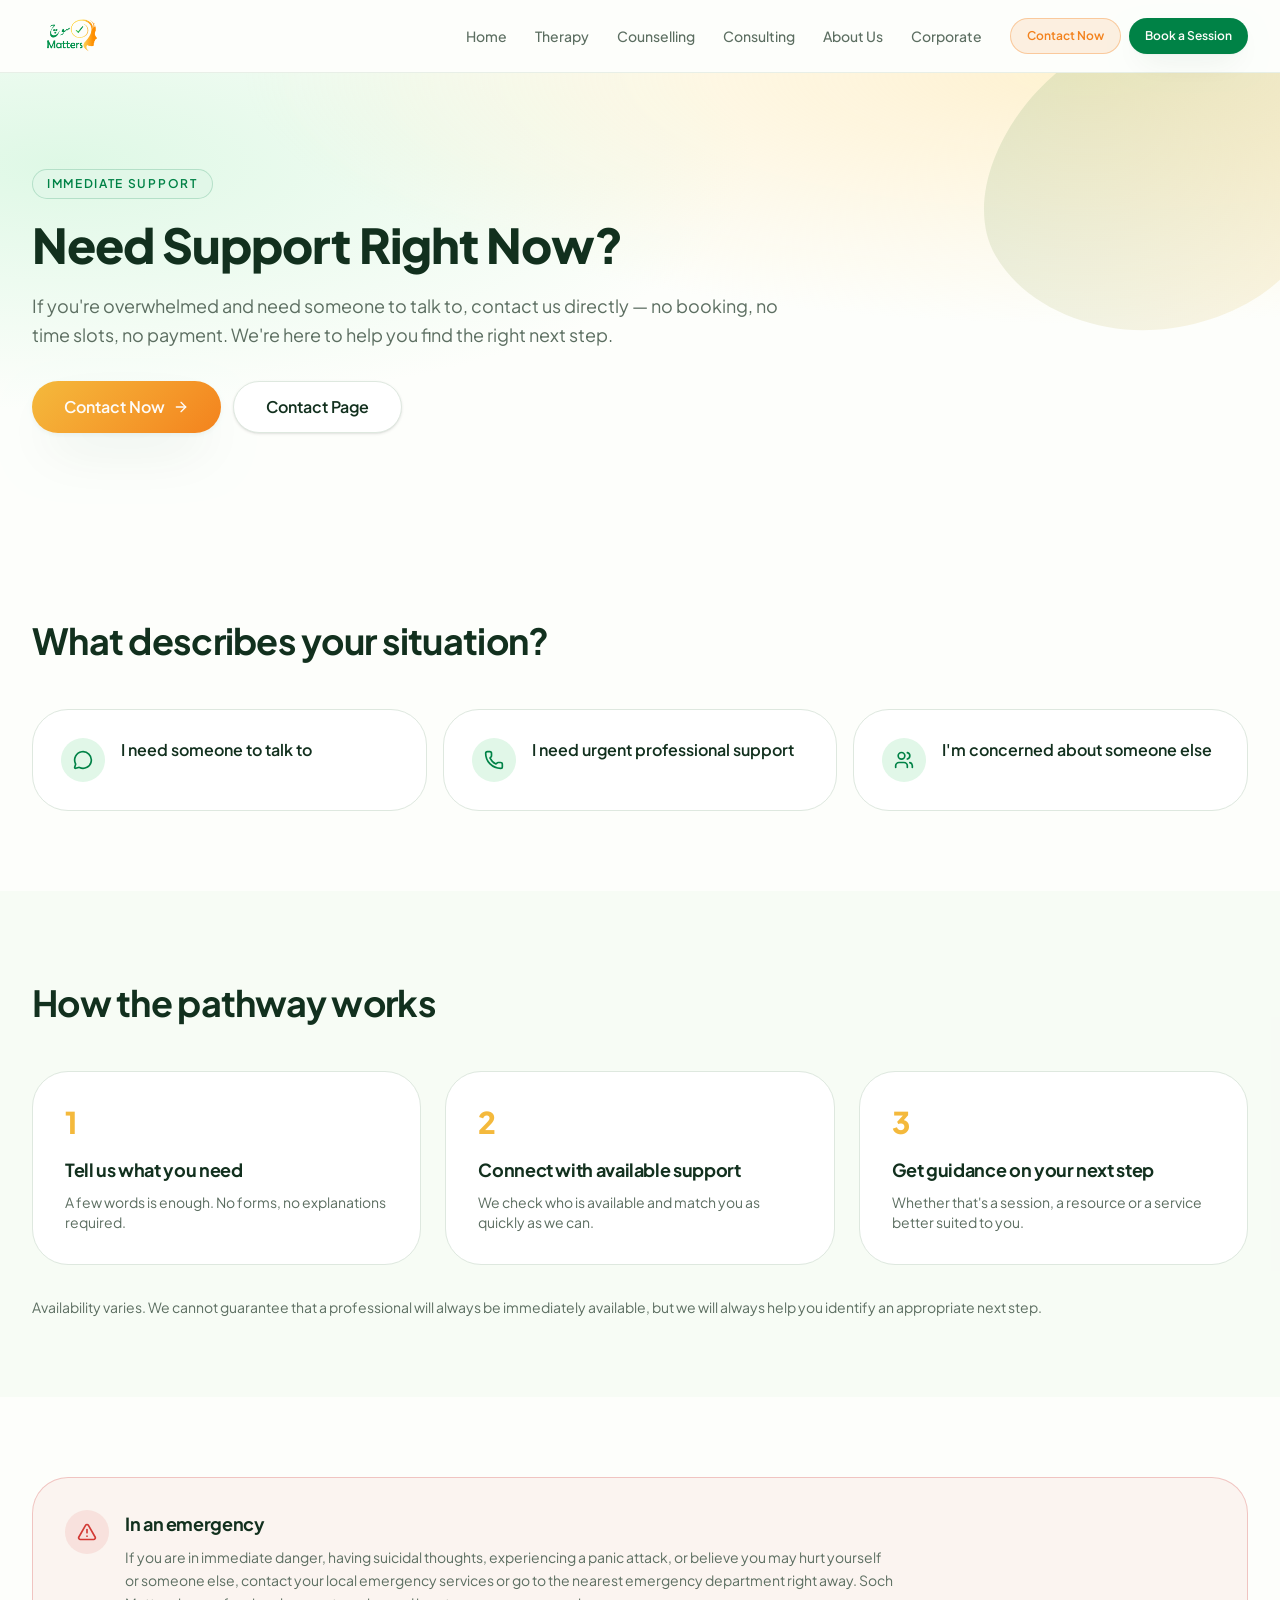
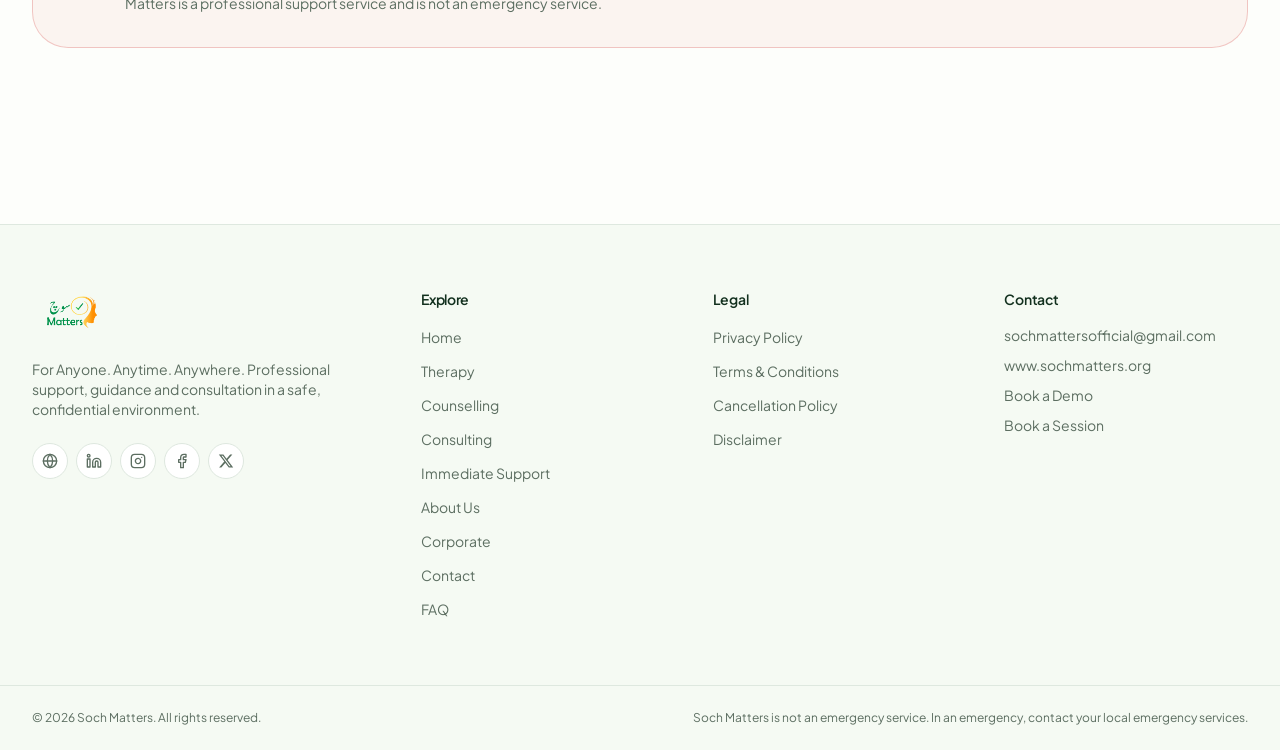
<file: immediate-support.html>
<!DOCTYPE html><html lang="en" data-tsd-source="/src/routes/__root.tsx:115:5"><head data-tsd-source="/src/routes/__root.tsx:116:7"><meta charset="utf-8"><meta name="viewport" content="width=device-width, initial-scale=1"><title>Immediate Support — Soch Matters</title><meta name="author" content="Soch Matters"><meta property="og:site_name" content="Soch Matters"><meta property="og:type" content="website"><meta name="twitter:card" content="summary_large_image"><meta name="theme-color" content="#0f7a3d"><meta name="description" content="Need support right now? Contact us directly — no booking, no payment. If you're overwhelmed, we can help you find the right next step."><meta property="og:title" content="Immediate Support — Soch Matters"><meta property="og:description" content="Contact us now if you're overwhelmed — we'll help you find the right next step."><link rel="icon" type="image/png" href="favicon.png"><link rel="preconnect" href="https://fonts.googleapis.com"><link rel="preconnect" href="https://fonts.gstatic.com" crossorigin="anonymous"><link rel="stylesheet" href="assets/styles.css"><link rel="stylesheet" href="https://fonts.googleapis.com/css2?family=Plus+Jakarta+Sans:wght@300;400;500;600;700;800&display=swap"></head><body data-tsd-source="/src/routes/__root.tsx:119:7"><a href="#main" class="sr-only focus:not-sr-only focus:absolute focus:left-4 focus:top-4 focus:z-[60] focus:rounded-full focus:bg-primary focus:px-4 focus:py-2 focus:text-sm focus:text-primary-foreground" data-tsd-source="/src/routes/__root.tsx:132:7">Skip to content</a><header class="sticky top-0 z-50 border-b border-border/70 bg-background/85 backdrop-blur-xl" data-tsd-source="/src/components/site/Navbar.tsx:20:5"><nav class="mx-auto grid max-w-7xl grid-cols-[minmax(0,1fr)_auto] items-center gap-4 px-4 py-3 sm:px-6 lg:px-8" aria-label="Main" data-tsd-source="/src/components/site/Navbar.tsx:21:7"><a class="inline-flex items-center gap-3" aria-label="Soch Matters home" data-tsd-source="/src/components/site/Logo.tsx:7:5" href="index.html"><img src="assets/img-83f2485e.png" alt="Soch Matters" width="160" height="80" class="h-11 w-auto sm:h-12" data-tsd-source="/src/components/site/Logo.tsx:8:7"></a><div class="hidden items-center gap-1 lg:flex" data-tsd-source="/src/components/site/Navbar.tsx:27:9"><a class="rounded-full px-3 py-2 text-sm font-medium transition-colors hover:text-primary text-muted-foreground" data-tsd-source="/src/components/site/Navbar.tsx:29:13" href="index.html">Home</a><a class="rounded-full px-3 py-2 text-sm font-medium transition-colors hover:text-primary text-muted-foreground" data-tsd-source="/src/components/site/Navbar.tsx:29:13" href="therapy.html">Therapy</a><a class="rounded-full px-3 py-2 text-sm font-medium transition-colors hover:text-primary text-muted-foreground" data-tsd-source="/src/components/site/Navbar.tsx:29:13" href="counselling.html">Counselling</a><a class="rounded-full px-3 py-2 text-sm font-medium transition-colors hover:text-primary text-muted-foreground" data-tsd-source="/src/components/site/Navbar.tsx:29:13" href="consulting.html">Consulting</a><a class="rounded-full px-3 py-2 text-sm font-medium transition-colors hover:text-primary text-muted-foreground" data-tsd-source="/src/components/site/Navbar.tsx:29:13" href="about.html">About Us</a><a class="rounded-full px-3 py-2 text-sm font-medium transition-colors hover:text-primary text-muted-foreground" data-tsd-source="/src/components/site/Navbar.tsx:29:13" href="corporate.html">Corporate</a><div class="ml-3 flex items-center gap-2" data-tsd-source="/src/components/site/Navbar.tsx:40:11"><a data-tsd-source="/src/components/site/Navbar.tsx:42:15" class="inline-flex items-center justify-center gap-2 whitespace-nowrap rounded-full font-semibold cursor-pointer transition-all duration-200 focus-visible:outline-none focus-visible:ring-2 focus-visible:ring-ring focus-visible:ring-offset-2 focus-visible:ring-offset-background disabled:pointer-events-none disabled:opacity-50 disabled:cursor-not-allowed [&amp;_svg]:pointer-events-none [&amp;_svg]:size-4 [&amp;_svg]:shrink-0 bg-accent/12 text-accent border border-accent/35 hover:bg-accent/20 h-9 px-4 text-xs active" href="immediate-support.html" data-status="active" aria-current="page">Contact Now</a><a data-tsd-source="/src/components/site/Navbar.tsx:45:15" class="inline-flex items-center justify-center gap-2 whitespace-nowrap rounded-full font-semibold cursor-pointer transition-all duration-200 focus-visible:outline-none focus-visible:ring-2 focus-visible:ring-ring focus-visible:ring-offset-2 focus-visible:ring-offset-background disabled:pointer-events-none disabled:opacity-50 disabled:cursor-not-allowed [&amp;_svg]:pointer-events-none [&amp;_svg]:size-4 [&amp;_svg]:shrink-0 bg-primary text-primary-foreground shadow-soft hover:bg-primary/90 hover:-translate-y-0.5 h-9 px-4 text-xs" href="book.html">Book a Session</a></div></div><button type="button" class="grid size-10 shrink-0 place-items-center rounded-xl border border-border text-foreground lg:hidden" aria-expanded="false" aria-label="Open menu" data-tsd-source="/src/components/site/Navbar.tsx:50:9"><svg xmlns="http://www.w3.org/2000/svg" width="24" height="24" viewBox="0 0 24 24" fill="none" stroke="currentColor" stroke-width="2" stroke-linecap="round" stroke-linejoin="round" class="lucide lucide-menu size-5" aria-hidden="true" data-tsd-source="/src/components/site/Navbar.tsx:57:46"><path d="M4 5h16"></path><path d="M4 12h16"></path><path d="M4 19h16"></path></svg></button></nav></header><main id="main" data-tsd-source="/src/routes/__root.tsx:139:7"><!--$--><section class="relative overflow-hidden bg-hero-glow" data-tsd-source="/src/components/site/PageHeader.tsx:16:5"><svg viewBox="0 0 400 400" aria-hidden="true" class="pointer-events-none absolute -right-24 -top-24 size-[420px]" data-tsd-source="/src/components/site/MindMotif.tsx:80:5"><defs data-tsd-source="/src/components/site/MindMotif.tsx:81:7"><linearGradient id="blob-g" x1="0" y1="0" x2="1" y2="1" data-tsd-source="/src/components/site/MindMotif.tsx:82:9"><stop offset="0%" stop-color="var(--primary)" data-tsd-source="/src/components/site/MindMotif.tsx:83:11"></stop><stop offset="100%" stop-color="var(--gold)" data-tsd-source="/src/components/site/MindMotif.tsx:84:11"></stop></linearGradient></defs><path fill="url(#blob-g)" opacity="0.14" d="M320 96c34 44 42 110 16 158s-86 78-146 82-124-22-152-70 0-116 40-158 96-70 148-64 60 8 94 52z" data-tsd-source="/src/components/site/MindMotif.tsx:87:7"></path></svg><div class="relative mx-auto max-w-7xl px-4 py-16 sm:px-6 sm:py-24 lg:px-8" data-tsd-source="/src/components/site/PageHeader.tsx:18:7"><div class="max-w-3xl animate-rise-in" data-tsd-source="/src/components/site/PageHeader.tsx:19:9"><span class="inline-flex items-center rounded-full border border-primary/20 bg-primary-soft px-3.5 py-1.5 text-xs font-semibold uppercase tracking-[0.14em] text-primary" data-tsd-source="/src/components/site/PageHeader.tsx:21:13">Immediate Support</span><h1 class="mt-5 text-4xl font-extrabold leading-[1.08] text-foreground sm:text-5xl" data-tsd-source="/src/components/site/PageHeader.tsx:25:11">Need Support Right Now?</h1><p class="mt-5 text-lg leading-relaxed text-muted-foreground" data-tsd-source="/src/components/site/PageHeader.tsx:28:21">If you're overwhelmed and need someone to talk to, contact us directly — no booking, no time slots, no payment. We're here to help you find the right next step.</p><div class="mt-8" data-tsd-source="/src/components/site/PageHeader.tsx:29:24"><div class="flex flex-wrap gap-3" data-tsd-source="/src/routes/immediate-support.tsx:49:9"><a href="mailto:sochmattersofficial@gmail.com?subject=Immediate%20Support%20Request" data-tsd-source="/src/routes/immediate-support.tsx:51:13" class="inline-flex items-center justify-center gap-2 whitespace-nowrap rounded-full font-semibold cursor-pointer transition-all duration-200 focus-visible:outline-none focus-visible:ring-2 focus-visible:ring-ring focus-visible:ring-offset-2 focus-visible:ring-offset-background disabled:pointer-events-none disabled:opacity-50 disabled:cursor-not-allowed [&amp;_svg]:pointer-events-none [&amp;_svg]:size-4 [&amp;_svg]:shrink-0 bg-warm-gradient text-accent-foreground shadow-lift hover:-translate-y-0.5 hover:brightness-105 h-13 px-8 text-base">Contact Now <svg xmlns="http://www.w3.org/2000/svg" width="24" height="24" viewBox="0 0 24 24" fill="none" stroke="currentColor" stroke-width="2" stroke-linecap="round" stroke-linejoin="round" class="lucide lucide-arrow-right" aria-hidden="true" data-tsd-source="/src/routes/immediate-support.tsx:52:27"><path d="M5 12h14"></path><path d="m12 5 7 7-7 7"></path></svg></a><a data-tsd-source="/src/routes/immediate-support.tsx:56:13" class="inline-flex items-center justify-center gap-2 whitespace-nowrap rounded-full font-semibold cursor-pointer transition-all duration-200 focus-visible:outline-none focus-visible:ring-2 focus-visible:ring-ring focus-visible:ring-offset-2 focus-visible:ring-offset-background disabled:pointer-events-none disabled:opacity-50 disabled:cursor-not-allowed [&amp;_svg]:pointer-events-none [&amp;_svg]:size-4 [&amp;_svg]:shrink-0 border border-border bg-card text-foreground shadow-sm hover:border-primary/40 hover:bg-primary-soft h-13 px-8 text-base" href="contact.html">Contact Page</a></div></div></div></div></section><section class="py-20" data-tsd-source="/src/components/site/PageHeader.tsx:50:5"><div class="mx-auto max-w-7xl px-4 sm:px-6 lg:px-8" data-tsd-source="/src/components/site/PageHeader.tsx:51:7"><div class="mb-12 max-w-2xl" data-tsd-source="/src/components/site/PageHeader.tsx:53:11"><h2 class="mt-3 text-3xl font-bold text-foreground sm:text-4xl" data-tsd-source="/src/components/site/PageHeader.tsx:60:15">What describes your situation?</h2></div><div class="grid gap-4 md:grid-cols-3" data-tsd-source="/src/routes/immediate-support.tsx:62:9"><button type="button" class="flex items-start gap-4 rounded-3xl border p-7 text-left transition-all hover:-translate-y-1 hover:shadow-soft border-border bg-card" data-tsd-source="/src/routes/immediate-support.tsx:64:13"><span class="grid size-11 shrink-0 place-items-center rounded-2xl bg-primary-soft text-primary" data-tsd-source="/src/routes/immediate-support.tsx:73:15"><svg xmlns="http://www.w3.org/2000/svg" width="24" height="24" viewBox="0 0 24 24" fill="none" stroke="currentColor" stroke-width="2" stroke-linecap="round" stroke-linejoin="round" class="lucide lucide-message-circle size-5" aria-hidden="true" data-tsd-source="/src/routes/immediate-support.tsx:74:17"><path d="M2.992 16.342a2 2 0 0 1 .094 1.167l-1.065 3.29a1 1 0 0 0 1.236 1.168l3.413-.998a2 2 0 0 1 1.099.092 10 10 0 1 0-4.777-4.719"></path></svg></span><span class="text-base font-semibold text-foreground" data-tsd-source="/src/routes/immediate-support.tsx:76:15">I need someone to talk to</span></button><button type="button" class="flex items-start gap-4 rounded-3xl border p-7 text-left transition-all hover:-translate-y-1 hover:shadow-soft border-border bg-card" data-tsd-source="/src/routes/immediate-support.tsx:64:13"><span class="grid size-11 shrink-0 place-items-center rounded-2xl bg-primary-soft text-primary" data-tsd-source="/src/routes/immediate-support.tsx:73:15"><svg xmlns="http://www.w3.org/2000/svg" width="24" height="24" viewBox="0 0 24 24" fill="none" stroke="currentColor" stroke-width="2" stroke-linecap="round" stroke-linejoin="round" class="lucide lucide-phone size-5" aria-hidden="true" data-tsd-source="/src/routes/immediate-support.tsx:74:17"><path d="M13.832 16.568a1 1 0 0 0 1.213-.303l.355-.465A2 2 0 0 1 17 15h3a2 2 0 0 1 2 2v3a2 2 0 0 1-2 2A18 18 0 0 1 2 4a2 2 0 0 1 2-2h3a2 2 0 0 1 2 2v3a2 2 0 0 1-.8 1.6l-.468.351a1 1 0 0 0-.292 1.233 14 14 0 0 0 6.392 6.384"></path></svg></span><span class="text-base font-semibold text-foreground" data-tsd-source="/src/routes/immediate-support.tsx:76:15">I need urgent professional support</span></button><button type="button" class="flex items-start gap-4 rounded-3xl border p-7 text-left transition-all hover:-translate-y-1 hover:shadow-soft border-border bg-card" data-tsd-source="/src/routes/immediate-support.tsx:64:13"><span class="grid size-11 shrink-0 place-items-center rounded-2xl bg-primary-soft text-primary" data-tsd-source="/src/routes/immediate-support.tsx:73:15"><svg xmlns="http://www.w3.org/2000/svg" width="24" height="24" viewBox="0 0 24 24" fill="none" stroke="currentColor" stroke-width="2" stroke-linecap="round" stroke-linejoin="round" class="lucide lucide-users size-5" aria-hidden="true" data-tsd-source="/src/routes/immediate-support.tsx:74:17"><path d="M16 21v-2a4 4 0 0 0-4-4H6a4 4 0 0 0-4 4v2"></path><path d="M16 3.128a4 4 0 0 1 0 7.744"></path><path d="M22 21v-2a4 4 0 0 0-3-3.87"></path><circle cx="9" cy="7" r="4"></circle></svg></span><span class="text-base font-semibold text-foreground" data-tsd-source="/src/routes/immediate-support.tsx:76:15">I'm concerned about someone else</span></button></div></div></section><section class="bg-secondary/40 py-20" data-tsd-source="/src/components/site/PageHeader.tsx:50:5"><div class="mx-auto max-w-7xl px-4 sm:px-6 lg:px-8" data-tsd-source="/src/components/site/PageHeader.tsx:51:7"><div class="mb-12 max-w-2xl" data-tsd-source="/src/components/site/PageHeader.tsx:53:11"><h2 class="mt-3 text-3xl font-bold text-foreground sm:text-4xl" data-tsd-source="/src/components/site/PageHeader.tsx:60:15">How the pathway works</h2></div><div class="grid gap-6 md:grid-cols-3" data-tsd-source="/src/routes/immediate-support.tsx:96:9"><div class="rounded-3xl border border-border bg-card p-8" data-tsd-source="/src/routes/immediate-support.tsx:98:13"><span class="text-3xl font-extrabold text-gold" data-tsd-source="/src/routes/immediate-support.tsx:99:15">1</span><h3 class="mt-4 text-lg font-bold text-foreground" data-tsd-source="/src/routes/immediate-support.tsx:100:15">Tell us what you need</h3><p class="mt-2 text-sm text-muted-foreground" data-tsd-source="/src/routes/immediate-support.tsx:101:15">A few words is enough. No forms, no explanations required.</p></div><div class="rounded-3xl border border-border bg-card p-8" data-tsd-source="/src/routes/immediate-support.tsx:98:13"><span class="text-3xl font-extrabold text-gold" data-tsd-source="/src/routes/immediate-support.tsx:99:15">2</span><h3 class="mt-4 text-lg font-bold text-foreground" data-tsd-source="/src/routes/immediate-support.tsx:100:15">Connect with available support</h3><p class="mt-2 text-sm text-muted-foreground" data-tsd-source="/src/routes/immediate-support.tsx:101:15">We check who is available and match you as quickly as we can.</p></div><div class="rounded-3xl border border-border bg-card p-8" data-tsd-source="/src/routes/immediate-support.tsx:98:13"><span class="text-3xl font-extrabold text-gold" data-tsd-source="/src/routes/immediate-support.tsx:99:15">3</span><h3 class="mt-4 text-lg font-bold text-foreground" data-tsd-source="/src/routes/immediate-support.tsx:100:15">Get guidance on your next step</h3><p class="mt-2 text-sm text-muted-foreground" data-tsd-source="/src/routes/immediate-support.tsx:101:15">Whether that's a session, a resource or a service better suited to you.</p></div></div><p class="mt-8 text-sm text-muted-foreground" data-tsd-source="/src/routes/immediate-support.tsx:105:9">Availability varies. We cannot guarantee that a professional will always be immediately available, but we will always help you identify an appropriate next step.</p></div></section><section class="py-20" data-tsd-source="/src/components/site/PageHeader.tsx:50:5"><div class="mx-auto max-w-7xl px-4 sm:px-6 lg:px-8" data-tsd-source="/src/components/site/PageHeader.tsx:51:7"><div class="flex flex-col gap-4 rounded-3xl border border-destructive/25 bg-destructive/5 p-8 sm:flex-row sm:items-start" data-tsd-source="/src/routes/immediate-support.tsx:112:9"><span class="grid size-11 shrink-0 place-items-center rounded-2xl bg-destructive/10 text-destructive" data-tsd-source="/src/routes/immediate-support.tsx:113:11"><svg xmlns="http://www.w3.org/2000/svg" width="24" height="24" viewBox="0 0 24 24" fill="none" stroke="currentColor" stroke-width="2" stroke-linecap="round" stroke-linejoin="round" class="lucide lucide-triangle-alert size-5" aria-hidden="true" data-tsd-source="/src/routes/immediate-support.tsx:114:13"><path d="m21.73 18-8-14a2 2 0 0 0-3.48 0l-8 14A2 2 0 0 0 4 21h16a2 2 0 0 0 1.73-3"></path><path d="M12 9v4"></path><path d="M12 17h.01"></path></svg></span><div data-tsd-source="/src/routes/immediate-support.tsx:116:11"><h2 class="text-lg font-bold text-foreground" data-tsd-source="/src/routes/immediate-support.tsx:117:13">In an emergency</h2><p class="mt-2 max-w-3xl text-sm leading-relaxed text-muted-foreground" data-tsd-source="/src/routes/immediate-support.tsx:118:13">If you are in immediate danger, having suicidal thoughts, experiencing a panic attack, or believe you may hurt yourself or someone else, contact your local emergency services or go to the nearest emergency department right away. Soch Matters is a professional support service and is not an emergency service.</p></div></div></div></section><!--/$--></main><footer class="mt-24 border-t border-border bg-secondary/50" data-tsd-source="/src/components/site/Footer.tsx:26:5"><div class="mx-auto grid max-w-7xl gap-12 px-4 py-16 sm:px-6 lg:grid-cols-[1.4fr_1fr_1fr_1fr] lg:px-8" data-tsd-source="/src/components/site/Footer.tsx:27:7"><div class="max-w-sm" data-tsd-source="/src/components/site/Footer.tsx:28:9"><a class="inline-flex items-center gap-3" aria-label="Soch Matters home" data-tsd-source="/src/components/site/Logo.tsx:7:5" href="index.html"><img src="assets/img-83f2485e.png" alt="Soch Matters" width="160" height="80" class="h-11 w-auto sm:h-12" data-tsd-source="/src/components/site/Logo.tsx:8:7"></a><p class="mt-4 text-sm text-muted-foreground" data-tsd-source="/src/components/site/Footer.tsx:30:11">For Anyone. Anytime. Anywhere. Professional support, guidance and consultation in a safe, confidential environment.</p><div class="mt-6 flex gap-2" data-tsd-source="/src/components/site/Footer.tsx:34:11"><a href="https://www.sochmatters.org" target="_blank" rel="noopener noreferrer" aria-label="Soch Matters website" class="grid size-9 place-items-center rounded-xl border border-border bg-card text-muted-foreground transition-colors hover:text-primary hover:border-primary/40 hover:bg-primary-soft" data-tsd-source="/src/components/site/Footer.tsx:36:15"><svg xmlns="http://www.w3.org/2000/svg" width="24" height="24" viewBox="0 0 24 24" fill="none" stroke="currentColor" stroke-width="2" stroke-linecap="round" stroke-linejoin="round" class="lucide lucide-globe size-4" aria-hidden="true" data-tsd-source="/src/components/site/Footer.tsx:40:17"><circle cx="12" cy="12" r="10"></circle><path d="M12 2a14.5 14.5 0 0 0 0 20 14.5 14.5 0 0 0 0-20"></path><path d="M2 12h20"></path></svg></a><a href="https://www.linkedin.com/company/soch-matters/" target="_blank" rel="noopener noreferrer" aria-label="Soch Matters on LinkedIn" class="grid size-9 place-items-center rounded-xl border border-border bg-card text-muted-foreground transition-colors hover:text-primary hover:border-primary/40 hover:bg-primary-soft" data-tsd-source="/src/components/site/Footer.tsx:36:15"><svg xmlns="http://www.w3.org/2000/svg" width="24" height="24" viewBox="0 0 24 24" fill="none" stroke="currentColor" stroke-width="2" stroke-linecap="round" stroke-linejoin="round" class="lucide lucide-linkedin size-4" aria-hidden="true" data-tsd-source="/src/components/site/Footer.tsx:40:17"><path d="M16 8a6 6 0 0 1 6 6v7h-4v-7a2 2 0 0 0-2-2 2 2 0 0 0-2 2v7h-4v-7a6 6 0 0 1 6-6z"></path><rect width="4" height="12" x="2" y="9"></rect><circle cx="4" cy="4" r="2"></circle></svg></a><a href="https://www.instagram.com/sochmatters/" target="_blank" rel="noopener noreferrer" aria-label="Soch Matters on Instagram" class="grid size-9 place-items-center rounded-xl border border-border bg-card text-muted-foreground transition-colors hover:text-primary hover:border-primary/40 hover:bg-primary-soft" data-tsd-source="/src/components/site/Footer.tsx:36:15"><svg xmlns="http://www.w3.org/2000/svg" width="24" height="24" viewBox="0 0 24 24" fill="none" stroke="currentColor" stroke-width="2" stroke-linecap="round" stroke-linejoin="round" class="lucide lucide-instagram size-4" aria-hidden="true" data-tsd-source="/src/components/site/Footer.tsx:40:17"><rect width="20" height="20" x="2" y="2" rx="5" ry="5"></rect><path d="M16 11.37A4 4 0 1 1 12.63 8 4 4 0 0 1 16 11.37z"></path><line x1="17.5" x2="17.51" y1="6.5" y2="6.5"></line></svg></a><a href="https://www.facebook.com/sochmatters/" target="_blank" rel="noopener noreferrer" aria-label="Soch Matters on Facebook" class="grid size-9 place-items-center rounded-xl border border-border bg-card text-muted-foreground transition-colors hover:text-primary hover:border-primary/40 hover:bg-primary-soft" data-tsd-source="/src/components/site/Footer.tsx:36:15"><svg xmlns="http://www.w3.org/2000/svg" width="24" height="24" viewBox="0 0 24 24" fill="none" stroke="currentColor" stroke-width="2" stroke-linecap="round" stroke-linejoin="round" class="lucide lucide-facebook size-4" aria-hidden="true" data-tsd-source="/src/components/site/Footer.tsx:40:17"><path d="M18 2h-3a5 5 0 0 0-5 5v3H7v4h3v8h4v-8h3l1-4h-4V7a1 1 0 0 1 1-1h3z"></path></svg></a><a href="https://x.com/sochmatters" target="_blank" rel="noopener noreferrer" aria-label="Soch Matters on X" class="grid size-9 place-items-center rounded-xl border border-border bg-card text-muted-foreground transition-colors hover:text-primary hover:border-primary/40 hover:bg-primary-soft"><svg xmlns="http://www.w3.org/2000/svg" width="24" height="24" viewBox="0 0 24 24" fill="currentColor" class="size-4" aria-hidden="true"><path d="M18.244 2.25h3.308l-7.227 8.26 8.502 11.24H16.17l-5.214-6.817L4.99 21.75H1.68l7.73-8.835L1.254 2.25H8.08l4.713 6.231zm-1.161 17.52h1.833L7.084 4.126H5.117z"/></svg></a></div></div><div data-tsd-source="/src/components/site/Footer.tsx:46:9"><h2 class="text-sm font-semibold text-foreground" data-tsd-source="/src/components/site/Footer.tsx:47:11">Explore</h2><ul class="mt-4 space-y-2.5" data-tsd-source="/src/components/site/Footer.tsx:48:11"><li data-tsd-source="/src/components/site/Footer.tsx:50:15"><a class="text-sm text-muted-foreground transition-colors hover:text-primary" data-tsd-source="/src/components/site/Footer.tsx:51:17" href="index.html">Home</a></li><li data-tsd-source="/src/components/site/Footer.tsx:50:15"><a class="text-sm text-muted-foreground transition-colors hover:text-primary" data-tsd-source="/src/components/site/Footer.tsx:51:17" href="therapy.html">Therapy</a></li><li data-tsd-source="/src/components/site/Footer.tsx:50:15"><a class="text-sm text-muted-foreground transition-colors hover:text-primary" data-tsd-source="/src/components/site/Footer.tsx:51:17" href="counselling.html">Counselling</a></li><li data-tsd-source="/src/components/site/Footer.tsx:50:15"><a class="text-sm text-muted-foreground transition-colors hover:text-primary" data-tsd-source="/src/components/site/Footer.tsx:51:17" href="consulting.html">Consulting</a></li><li data-tsd-source="/src/components/site/Footer.tsx:50:15"><a class="text-sm text-muted-foreground transition-colors hover:text-primary active" data-tsd-source="/src/components/site/Footer.tsx:51:17" href="immediate-support.html" data-status="active" aria-current="page">Immediate Support</a></li><li data-tsd-source="/src/components/site/Footer.tsx:50:15"><a class="text-sm text-muted-foreground transition-colors hover:text-primary" data-tsd-source="/src/components/site/Footer.tsx:51:17" href="about.html">About Us</a></li><li data-tsd-source="/src/components/site/Footer.tsx:50:15"><a class="text-sm text-muted-foreground transition-colors hover:text-primary" data-tsd-source="/src/components/site/Footer.tsx:51:17" href="corporate.html">Corporate</a></li><li data-tsd-source="/src/components/site/Footer.tsx:50:15"><a class="text-sm text-muted-foreground transition-colors hover:text-primary" data-tsd-source="/src/components/site/Footer.tsx:51:17" href="contact.html">Contact</a></li><li data-tsd-source="/src/components/site/Footer.tsx:50:15"><a class="text-sm text-muted-foreground transition-colors hover:text-primary" data-tsd-source="/src/components/site/Footer.tsx:51:17" href="faq.html">FAQ</a></li></ul></div><div data-tsd-source="/src/components/site/Footer.tsx:59:9"><h2 class="text-sm font-semibold text-foreground" data-tsd-source="/src/components/site/Footer.tsx:60:11">Legal</h2><ul class="mt-4 space-y-2.5" data-tsd-source="/src/components/site/Footer.tsx:61:11"><li data-tsd-source="/src/components/site/Footer.tsx:63:15"><a class="text-sm text-muted-foreground transition-colors hover:text-primary" data-tsd-source="/src/components/site/Footer.tsx:64:17" href="privacy.html">Privacy Policy</a></li><li data-tsd-source="/src/components/site/Footer.tsx:63:15"><a class="text-sm text-muted-foreground transition-colors hover:text-primary" data-tsd-source="/src/components/site/Footer.tsx:64:17" href="terms.html">Terms &amp; Conditions</a></li><li data-tsd-source="/src/components/site/Footer.tsx:63:15"><a class="text-sm text-muted-foreground transition-colors hover:text-primary" data-tsd-source="/src/components/site/Footer.tsx:64:17" href="terms.html">Cancellation Policy</a></li><li data-tsd-source="/src/components/site/Footer.tsx:63:15"><a class="text-sm text-muted-foreground transition-colors hover:text-primary" data-tsd-source="/src/components/site/Footer.tsx:64:17" href="terms.html">Disclaimer</a></li></ul></div><div data-tsd-source="/src/components/site/Footer.tsx:72:9"><h2 class="text-sm font-semibold text-foreground" data-tsd-source="/src/components/site/Footer.tsx:73:11">Contact</h2><ul class="mt-4 space-y-2.5 text-sm text-muted-foreground" data-tsd-source="/src/components/site/Footer.tsx:74:11"><li data-tsd-source="/src/components/site/Footer.tsx:75:13"><a href="mailto:sochmattersofficial@gmail.com" class="transition-colors hover:text-primary" data-tsd-source="/src/components/site/Footer.tsx:76:15">sochmattersofficial@gmail.com</a></li><li data-tsd-source="/src/components/site/Footer.tsx:80:13"><a href="https://www.sochmatters.org" class="transition-colors hover:text-primary" data-tsd-source="/src/components/site/Footer.tsx:81:15">www.sochmatters.org</a></li><li data-tsd-source="/src/components/site/Footer.tsx:85:13"><a class="transition-colors hover:text-primary" data-tsd-source="/src/components/site/Footer.tsx:86:15" href="demo.html">Book a Demo</a></li><li data-tsd-source="/src/components/site/Footer.tsx:90:13"><a class="transition-colors hover:text-primary" data-tsd-source="/src/components/site/Footer.tsx:91:15" href="book.html">Book a Session</a></li></ul></div></div><div class="border-t border-border" data-tsd-source="/src/components/site/Footer.tsx:99:7"><div class="mx-auto flex max-w-7xl flex-col gap-3 px-4 py-6 text-xs text-muted-foreground sm:flex-row sm:items-center sm:justify-between sm:px-6 lg:px-8" data-tsd-source="/src/components/site/Footer.tsx:100:9"><p data-tsd-source="/src/components/site/Footer.tsx:101:11">© <!-- -->2026<!-- --> Soch Matters. All rights reserved.</p><p data-tsd-source="/src/components/site/Footer.tsx:102:11">Soch Matters is not an emergency service. In an emergency, contact your local emergency services.</p></div></div></footer><section aria-label="Notifications alt+T" tabindex="-1" aria-live="polite" aria-relevant="additions text" aria-atomic="false"></section><nav id="sm-mobile" style="display:none;position:fixed;top:68px;left:0;right:0;z-index:60;flex-direction:column;gap:10px;padding:20px" class="bg-background border-b shadow-lift"><a class="rounded-full px-3 py-2 text-sm font-medium transition-colors hover:text-primary text-muted-foreground" data-tsd-source="/src/components/site/Navbar.tsx:29:13" href="index.html">Home</a><a class="rounded-full px-3 py-2 text-sm font-medium transition-colors hover:text-primary text-muted-foreground" data-tsd-source="/src/components/site/Navbar.tsx:29:13" href="therapy.html">Therapy</a><a class="rounded-full px-3 py-2 text-sm font-medium transition-colors hover:text-primary text-muted-foreground" data-tsd-source="/src/components/site/Navbar.tsx:29:13" href="counselling.html">Counselling</a><a class="rounded-full px-3 py-2 text-sm font-medium transition-colors hover:text-primary text-muted-foreground" data-tsd-source="/src/components/site/Navbar.tsx:29:13" href="consulting.html">Consulting</a><a class="rounded-full px-3 py-2 text-sm font-medium transition-colors hover:text-primary text-muted-foreground" data-tsd-source="/src/components/site/Navbar.tsx:29:13" href="about.html">About Us</a><a class="rounded-full px-3 py-2 text-sm font-medium transition-colors hover:text-primary text-muted-foreground" data-tsd-source="/src/components/site/Navbar.tsx:29:13" href="corporate.html">Corporate</a><a data-tsd-source="/src/components/site/Navbar.tsx:42:15" class="inline-flex items-center justify-center gap-2 whitespace-nowrap rounded-full font-semibold cursor-pointer transition-all duration-200 focus-visible:outline-none focus-visible:ring-2 focus-visible:ring-ring focus-visible:ring-offset-2 focus-visible:ring-offset-background disabled:pointer-events-none disabled:opacity-50 disabled:cursor-not-allowed [&amp;_svg]:pointer-events-none [&amp;_svg]:size-4 [&amp;_svg]:shrink-0 bg-accent/12 text-accent border border-accent/35 hover:bg-accent/20 h-9 px-4 text-xs active" href="immediate-support.html" data-status="active" aria-current="page">Contact Now</a><a data-tsd-source="/src/components/site/Navbar.tsx:45:15" class="inline-flex items-center justify-center gap-2 whitespace-nowrap rounded-full font-semibold cursor-pointer transition-all duration-200 focus-visible:outline-none focus-visible:ring-2 focus-visible:ring-ring focus-visible:ring-offset-2 focus-visible:ring-offset-background disabled:pointer-events-none disabled:opacity-50 disabled:cursor-not-allowed [&amp;_svg]:pointer-events-none [&amp;_svg]:size-4 [&amp;_svg]:shrink-0 bg-primary text-primary-foreground shadow-soft hover:bg-primary/90 hover:-translate-y-0.5 h-9 px-4 text-xs" href="book.html">Book a Session</a></nav><script src="assets/site.js"></script></body></html>
</file>
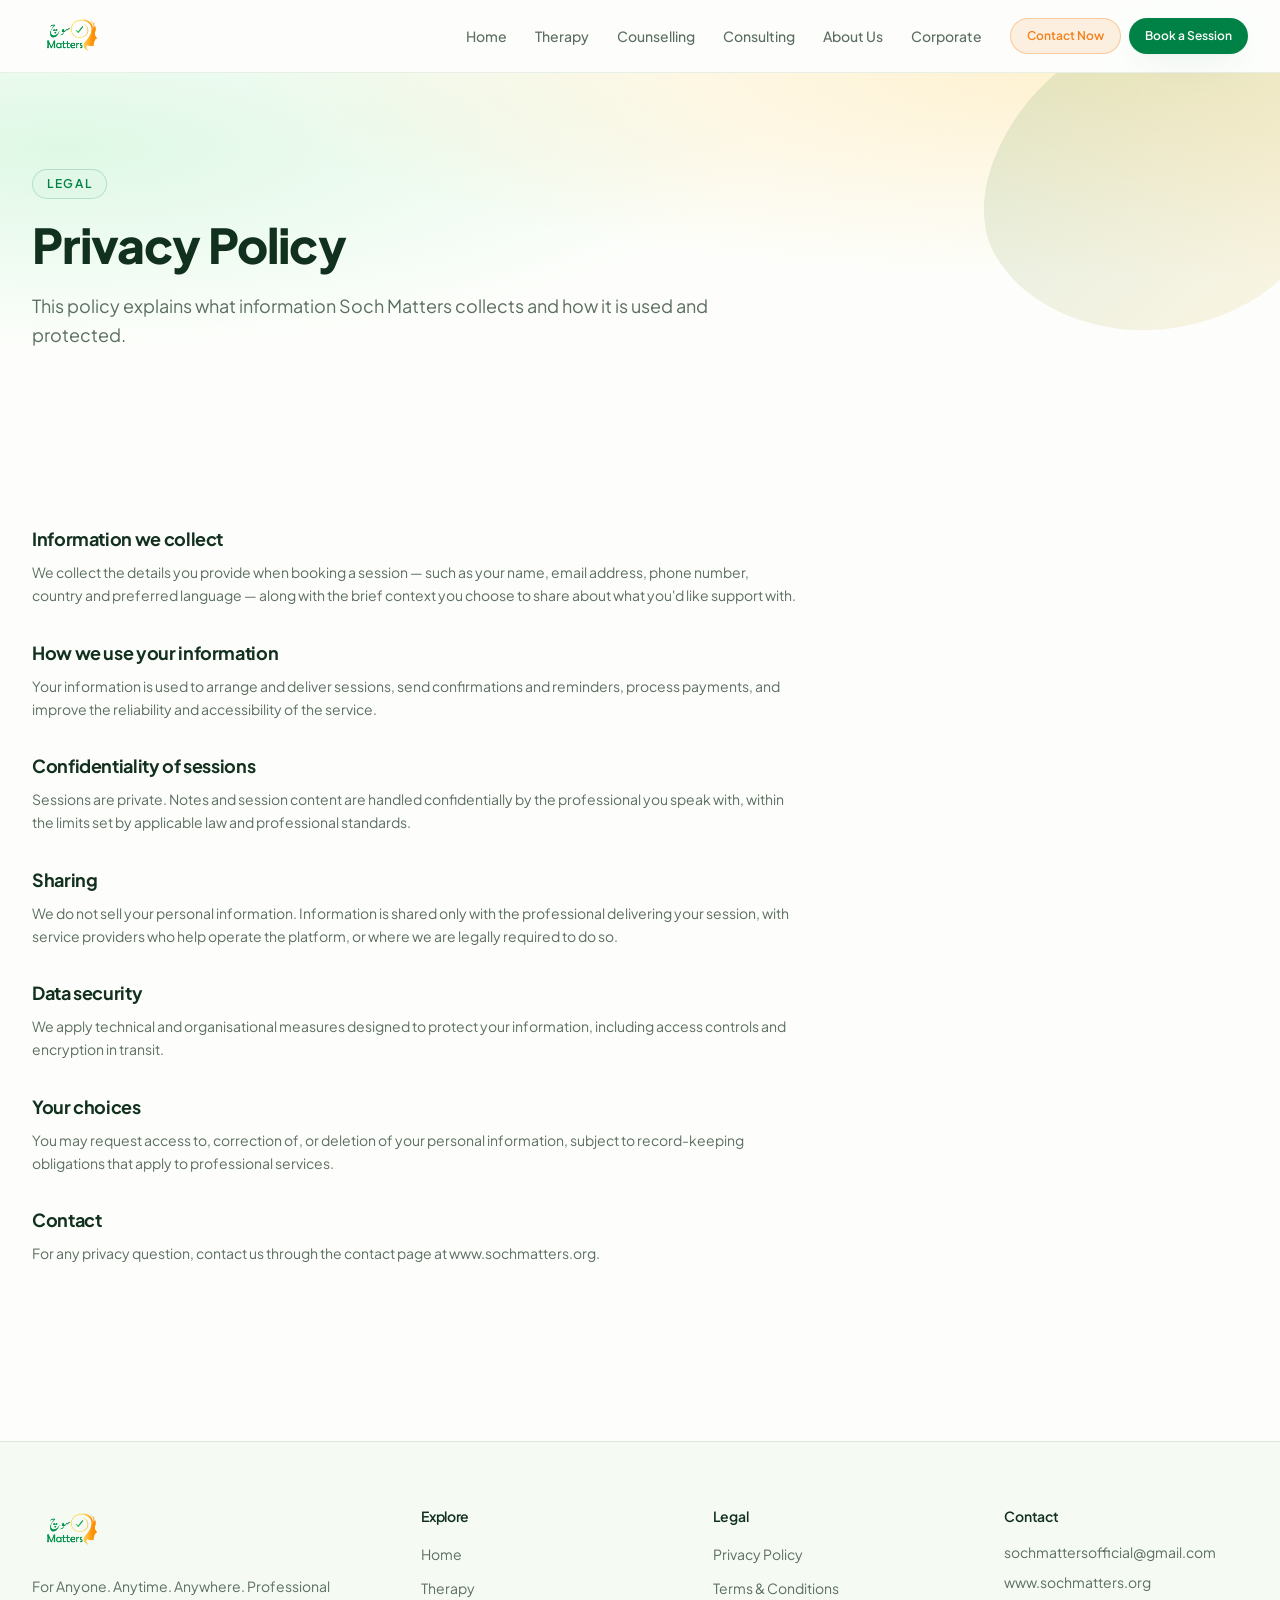
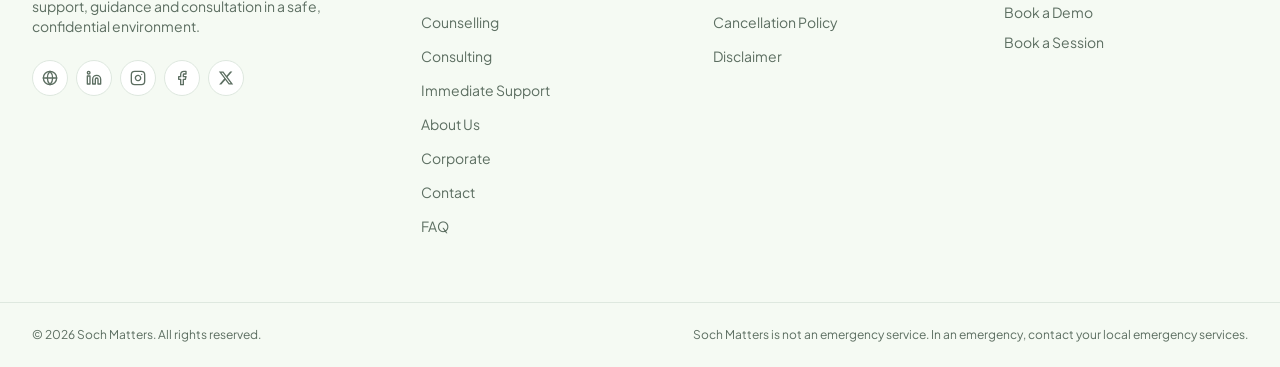
<file: privacy.html>
<!DOCTYPE html><html lang="en" data-tsd-source="/src/routes/__root.tsx:115:5"><head data-tsd-source="/src/routes/__root.tsx:116:7"><meta charset="utf-8"><meta name="viewport" content="width=device-width, initial-scale=1"><title>Privacy Policy — Soch Matters</title><meta name="author" content="Soch Matters"><meta property="og:site_name" content="Soch Matters"><meta property="og:type" content="website"><meta name="twitter:card" content="summary_large_image"><meta name="theme-color" content="#0f7a3d"><meta name="description" content="How Soch Matters collects, uses and protects your personal information and session data."><meta property="og:title" content="Privacy Policy — Soch Matters"><meta property="og:description" content="Your privacy and confidentiality at Soch Matters."><link rel="icon" type="image/png" href="favicon.png"><link rel="preconnect" href="https://fonts.googleapis.com"><link rel="preconnect" href="https://fonts.gstatic.com" crossorigin="anonymous"><link rel="stylesheet" href="assets/styles.css"><link rel="stylesheet" href="https://fonts.googleapis.com/css2?family=Plus+Jakarta+Sans:wght@300;400;500;600;700;800&display=swap"></head><body data-tsd-source="/src/routes/__root.tsx:119:7"><a href="#main" class="sr-only focus:not-sr-only focus:absolute focus:left-4 focus:top-4 focus:z-[60] focus:rounded-full focus:bg-primary focus:px-4 focus:py-2 focus:text-sm focus:text-primary-foreground" data-tsd-source="/src/routes/__root.tsx:132:7">Skip to content</a><header class="sticky top-0 z-50 border-b border-border/70 bg-background/85 backdrop-blur-xl" data-tsd-source="/src/components/site/Navbar.tsx:20:5"><nav class="mx-auto grid max-w-7xl grid-cols-[minmax(0,1fr)_auto] items-center gap-4 px-4 py-3 sm:px-6 lg:px-8" aria-label="Main" data-tsd-source="/src/components/site/Navbar.tsx:21:7"><a class="inline-flex items-center gap-3" aria-label="Soch Matters home" data-tsd-source="/src/components/site/Logo.tsx:7:5" href="index.html"><img src="assets/img-83f2485e.png" alt="Soch Matters" width="160" height="80" class="h-11 w-auto sm:h-12" data-tsd-source="/src/components/site/Logo.tsx:8:7"></a><div class="hidden items-center gap-1 lg:flex" data-tsd-source="/src/components/site/Navbar.tsx:27:9"><a class="rounded-full px-3 py-2 text-sm font-medium transition-colors hover:text-primary text-muted-foreground" data-tsd-source="/src/components/site/Navbar.tsx:29:13" href="index.html">Home</a><a class="rounded-full px-3 py-2 text-sm font-medium transition-colors hover:text-primary text-muted-foreground" data-tsd-source="/src/components/site/Navbar.tsx:29:13" href="therapy.html">Therapy</a><a class="rounded-full px-3 py-2 text-sm font-medium transition-colors hover:text-primary text-muted-foreground" data-tsd-source="/src/components/site/Navbar.tsx:29:13" href="counselling.html">Counselling</a><a class="rounded-full px-3 py-2 text-sm font-medium transition-colors hover:text-primary text-muted-foreground" data-tsd-source="/src/components/site/Navbar.tsx:29:13" href="consulting.html">Consulting</a><a class="rounded-full px-3 py-2 text-sm font-medium transition-colors hover:text-primary text-muted-foreground" data-tsd-source="/src/components/site/Navbar.tsx:29:13" href="about.html">About Us</a><a class="rounded-full px-3 py-2 text-sm font-medium transition-colors hover:text-primary text-muted-foreground" data-tsd-source="/src/components/site/Navbar.tsx:29:13" href="corporate.html">Corporate</a><div class="ml-3 flex items-center gap-2" data-tsd-source="/src/components/site/Navbar.tsx:40:11"><a data-tsd-source="/src/components/site/Navbar.tsx:42:15" class="inline-flex items-center justify-center gap-2 whitespace-nowrap rounded-full font-semibold cursor-pointer transition-all duration-200 focus-visible:outline-none focus-visible:ring-2 focus-visible:ring-ring focus-visible:ring-offset-2 focus-visible:ring-offset-background disabled:pointer-events-none disabled:opacity-50 disabled:cursor-not-allowed [&amp;_svg]:pointer-events-none [&amp;_svg]:size-4 [&amp;_svg]:shrink-0 bg-accent/12 text-accent border border-accent/35 hover:bg-accent/20 h-9 px-4 text-xs" href="immediate-support.html">Contact Now</a><a data-tsd-source="/src/components/site/Navbar.tsx:45:15" class="inline-flex items-center justify-center gap-2 whitespace-nowrap rounded-full font-semibold cursor-pointer transition-all duration-200 focus-visible:outline-none focus-visible:ring-2 focus-visible:ring-ring focus-visible:ring-offset-2 focus-visible:ring-offset-background disabled:pointer-events-none disabled:opacity-50 disabled:cursor-not-allowed [&amp;_svg]:pointer-events-none [&amp;_svg]:size-4 [&amp;_svg]:shrink-0 bg-primary text-primary-foreground shadow-soft hover:bg-primary/90 hover:-translate-y-0.5 h-9 px-4 text-xs" href="book.html">Book a Session</a></div></div><button type="button" class="grid size-10 shrink-0 place-items-center rounded-xl border border-border text-foreground lg:hidden" aria-expanded="false" aria-label="Open menu" data-tsd-source="/src/components/site/Navbar.tsx:50:9"><svg xmlns="http://www.w3.org/2000/svg" width="24" height="24" viewBox="0 0 24 24" fill="none" stroke="currentColor" stroke-width="2" stroke-linecap="round" stroke-linejoin="round" class="lucide lucide-menu size-5" aria-hidden="true" data-tsd-source="/src/components/site/Navbar.tsx:57:46"><path d="M4 5h16"></path><path d="M4 12h16"></path><path d="M4 19h16"></path></svg></button></nav></header><main id="main" data-tsd-source="/src/routes/__root.tsx:139:7"><!--$--><section class="relative overflow-hidden bg-hero-glow" data-tsd-source="/src/components/site/PageHeader.tsx:16:5"><svg viewBox="0 0 400 400" aria-hidden="true" class="pointer-events-none absolute -right-24 -top-24 size-[420px]" data-tsd-source="/src/components/site/MindMotif.tsx:80:5"><defs data-tsd-source="/src/components/site/MindMotif.tsx:81:7"><linearGradient id="blob-g" x1="0" y1="0" x2="1" y2="1" data-tsd-source="/src/components/site/MindMotif.tsx:82:9"><stop offset="0%" stop-color="var(--primary)" data-tsd-source="/src/components/site/MindMotif.tsx:83:11"></stop><stop offset="100%" stop-color="var(--gold)" data-tsd-source="/src/components/site/MindMotif.tsx:84:11"></stop></linearGradient></defs><path fill="url(#blob-g)" opacity="0.14" d="M320 96c34 44 42 110 16 158s-86 78-146 82-124-22-152-70 0-116 40-158 96-70 148-64 60 8 94 52z" data-tsd-source="/src/components/site/MindMotif.tsx:87:7"></path></svg><div class="relative mx-auto max-w-7xl px-4 py-16 sm:px-6 sm:py-24 lg:px-8" data-tsd-source="/src/components/site/PageHeader.tsx:18:7"><div class="max-w-3xl animate-rise-in" data-tsd-source="/src/components/site/PageHeader.tsx:19:9"><span class="inline-flex items-center rounded-full border border-primary/20 bg-primary-soft px-3.5 py-1.5 text-xs font-semibold uppercase tracking-[0.14em] text-primary" data-tsd-source="/src/components/site/PageHeader.tsx:21:13">Legal</span><h1 class="mt-5 text-4xl font-extrabold leading-[1.08] text-foreground sm:text-5xl" data-tsd-source="/src/components/site/PageHeader.tsx:25:11">Privacy Policy</h1><p class="mt-5 text-lg leading-relaxed text-muted-foreground" data-tsd-source="/src/components/site/PageHeader.tsx:28:21">This policy explains what information Soch Matters collects and how it is used and protected.</p></div></div></section><section class="py-20" data-tsd-source="/src/components/site/PageHeader.tsx:50:5"><div class="mx-auto max-w-7xl px-4 sm:px-6 lg:px-8" data-tsd-source="/src/components/site/PageHeader.tsx:51:7"><div class="max-w-3xl space-y-8" data-tsd-source="/src/routes/privacy.tsx:60:9"><div data-tsd-source="/src/routes/privacy.tsx:62:13"><h2 class="text-lg font-bold text-foreground" data-tsd-source="/src/routes/privacy.tsx:63:15">Information we collect</h2><p class="mt-2 text-sm leading-relaxed text-muted-foreground" data-tsd-source="/src/routes/privacy.tsx:64:15">We collect the details you provide when booking a session — such as your name, email address, phone number, country and preferred language — along with the brief context you choose to share about what you'd like support with.</p></div><div data-tsd-source="/src/routes/privacy.tsx:62:13"><h2 class="text-lg font-bold text-foreground" data-tsd-source="/src/routes/privacy.tsx:63:15">How we use your information</h2><p class="mt-2 text-sm leading-relaxed text-muted-foreground" data-tsd-source="/src/routes/privacy.tsx:64:15">Your information is used to arrange and deliver sessions, send confirmations and reminders, process payments, and improve the reliability and accessibility of the service.</p></div><div data-tsd-source="/src/routes/privacy.tsx:62:13"><h2 class="text-lg font-bold text-foreground" data-tsd-source="/src/routes/privacy.tsx:63:15">Confidentiality of sessions</h2><p class="mt-2 text-sm leading-relaxed text-muted-foreground" data-tsd-source="/src/routes/privacy.tsx:64:15">Sessions are private. Notes and session content are handled confidentially by the professional you speak with, within the limits set by applicable law and professional standards.</p></div><div data-tsd-source="/src/routes/privacy.tsx:62:13"><h2 class="text-lg font-bold text-foreground" data-tsd-source="/src/routes/privacy.tsx:63:15">Sharing</h2><p class="mt-2 text-sm leading-relaxed text-muted-foreground" data-tsd-source="/src/routes/privacy.tsx:64:15">We do not sell your personal information. Information is shared only with the professional delivering your session, with service providers who help operate the platform, or where we are legally required to do so.</p></div><div data-tsd-source="/src/routes/privacy.tsx:62:13"><h2 class="text-lg font-bold text-foreground" data-tsd-source="/src/routes/privacy.tsx:63:15">Data security</h2><p class="mt-2 text-sm leading-relaxed text-muted-foreground" data-tsd-source="/src/routes/privacy.tsx:64:15">We apply technical and organisational measures designed to protect your information, including access controls and encryption in transit.</p></div><div data-tsd-source="/src/routes/privacy.tsx:62:13"><h2 class="text-lg font-bold text-foreground" data-tsd-source="/src/routes/privacy.tsx:63:15">Your choices</h2><p class="mt-2 text-sm leading-relaxed text-muted-foreground" data-tsd-source="/src/routes/privacy.tsx:64:15">You may request access to, correction of, or deletion of your personal information, subject to record-keeping obligations that apply to professional services.</p></div><div data-tsd-source="/src/routes/privacy.tsx:62:13"><h2 class="text-lg font-bold text-foreground" data-tsd-source="/src/routes/privacy.tsx:63:15">Contact</h2><p class="mt-2 text-sm leading-relaxed text-muted-foreground" data-tsd-source="/src/routes/privacy.tsx:64:15">For any privacy question, contact us through the contact page at www.sochmatters.org.</p></div></div></div></section><!--/$--></main><footer class="mt-24 border-t border-border bg-secondary/50" data-tsd-source="/src/components/site/Footer.tsx:26:5"><div class="mx-auto grid max-w-7xl gap-12 px-4 py-16 sm:px-6 lg:grid-cols-[1.4fr_1fr_1fr_1fr] lg:px-8" data-tsd-source="/src/components/site/Footer.tsx:27:7"><div class="max-w-sm" data-tsd-source="/src/components/site/Footer.tsx:28:9"><a class="inline-flex items-center gap-3" aria-label="Soch Matters home" data-tsd-source="/src/components/site/Logo.tsx:7:5" href="index.html"><img src="assets/img-83f2485e.png" alt="Soch Matters" width="160" height="80" class="h-11 w-auto sm:h-12" data-tsd-source="/src/components/site/Logo.tsx:8:7"></a><p class="mt-4 text-sm text-muted-foreground" data-tsd-source="/src/components/site/Footer.tsx:30:11">For Anyone. Anytime. Anywhere. Professional support, guidance and consultation in a safe, confidential environment.</p><div class="mt-6 flex gap-2" data-tsd-source="/src/components/site/Footer.tsx:34:11"><a href="https://www.sochmatters.org" target="_blank" rel="noopener noreferrer" aria-label="Soch Matters website" class="grid size-9 place-items-center rounded-xl border border-border bg-card text-muted-foreground transition-colors hover:text-primary hover:border-primary/40 hover:bg-primary-soft" data-tsd-source="/src/components/site/Footer.tsx:36:15"><svg xmlns="http://www.w3.org/2000/svg" width="24" height="24" viewBox="0 0 24 24" fill="none" stroke="currentColor" stroke-width="2" stroke-linecap="round" stroke-linejoin="round" class="lucide lucide-globe size-4" aria-hidden="true" data-tsd-source="/src/components/site/Footer.tsx:40:17"><circle cx="12" cy="12" r="10"></circle><path d="M12 2a14.5 14.5 0 0 0 0 20 14.5 14.5 0 0 0 0-20"></path><path d="M2 12h20"></path></svg></a><a href="https://www.linkedin.com/company/soch-matters/" target="_blank" rel="noopener noreferrer" aria-label="Soch Matters on LinkedIn" class="grid size-9 place-items-center rounded-xl border border-border bg-card text-muted-foreground transition-colors hover:text-primary hover:border-primary/40 hover:bg-primary-soft" data-tsd-source="/src/components/site/Footer.tsx:36:15"><svg xmlns="http://www.w3.org/2000/svg" width="24" height="24" viewBox="0 0 24 24" fill="none" stroke="currentColor" stroke-width="2" stroke-linecap="round" stroke-linejoin="round" class="lucide lucide-linkedin size-4" aria-hidden="true" data-tsd-source="/src/components/site/Footer.tsx:40:17"><path d="M16 8a6 6 0 0 1 6 6v7h-4v-7a2 2 0 0 0-2-2 2 2 0 0 0-2 2v7h-4v-7a6 6 0 0 1 6-6z"></path><rect width="4" height="12" x="2" y="9"></rect><circle cx="4" cy="4" r="2"></circle></svg></a><a href="https://www.instagram.com/sochmatters/" target="_blank" rel="noopener noreferrer" aria-label="Soch Matters on Instagram" class="grid size-9 place-items-center rounded-xl border border-border bg-card text-muted-foreground transition-colors hover:text-primary hover:border-primary/40 hover:bg-primary-soft" data-tsd-source="/src/components/site/Footer.tsx:36:15"><svg xmlns="http://www.w3.org/2000/svg" width="24" height="24" viewBox="0 0 24 24" fill="none" stroke="currentColor" stroke-width="2" stroke-linecap="round" stroke-linejoin="round" class="lucide lucide-instagram size-4" aria-hidden="true" data-tsd-source="/src/components/site/Footer.tsx:40:17"><rect width="20" height="20" x="2" y="2" rx="5" ry="5"></rect><path d="M16 11.37A4 4 0 1 1 12.63 8 4 4 0 0 1 16 11.37z"></path><line x1="17.5" x2="17.51" y1="6.5" y2="6.5"></line></svg></a><a href="https://www.facebook.com/sochmatters/" target="_blank" rel="noopener noreferrer" aria-label="Soch Matters on Facebook" class="grid size-9 place-items-center rounded-xl border border-border bg-card text-muted-foreground transition-colors hover:text-primary hover:border-primary/40 hover:bg-primary-soft" data-tsd-source="/src/components/site/Footer.tsx:36:15"><svg xmlns="http://www.w3.org/2000/svg" width="24" height="24" viewBox="0 0 24 24" fill="none" stroke="currentColor" stroke-width="2" stroke-linecap="round" stroke-linejoin="round" class="lucide lucide-facebook size-4" aria-hidden="true" data-tsd-source="/src/components/site/Footer.tsx:40:17"><path d="M18 2h-3a5 5 0 0 0-5 5v3H7v4h3v8h4v-8h3l1-4h-4V7a1 1 0 0 1 1-1h3z"></path></svg></a><a href="https://x.com/sochmatters" target="_blank" rel="noopener noreferrer" aria-label="Soch Matters on X" class="grid size-9 place-items-center rounded-xl border border-border bg-card text-muted-foreground transition-colors hover:text-primary hover:border-primary/40 hover:bg-primary-soft"><svg xmlns="http://www.w3.org/2000/svg" width="24" height="24" viewBox="0 0 24 24" fill="currentColor" class="size-4" aria-hidden="true"><path d="M18.244 2.25h3.308l-7.227 8.26 8.502 11.24H16.17l-5.214-6.817L4.99 21.75H1.68l7.73-8.835L1.254 2.25H8.08l4.713 6.231zm-1.161 17.52h1.833L7.084 4.126H5.117z"/></svg></a></div></div><div data-tsd-source="/src/components/site/Footer.tsx:46:9"><h2 class="text-sm font-semibold text-foreground" data-tsd-source="/src/components/site/Footer.tsx:47:11">Explore</h2><ul class="mt-4 space-y-2.5" data-tsd-source="/src/components/site/Footer.tsx:48:11"><li data-tsd-source="/src/components/site/Footer.tsx:50:15"><a class="text-sm text-muted-foreground transition-colors hover:text-primary" data-tsd-source="/src/components/site/Footer.tsx:51:17" href="index.html">Home</a></li><li data-tsd-source="/src/components/site/Footer.tsx:50:15"><a class="text-sm text-muted-foreground transition-colors hover:text-primary" data-tsd-source="/src/components/site/Footer.tsx:51:17" href="therapy.html">Therapy</a></li><li data-tsd-source="/src/components/site/Footer.tsx:50:15"><a class="text-sm text-muted-foreground transition-colors hover:text-primary" data-tsd-source="/src/components/site/Footer.tsx:51:17" href="counselling.html">Counselling</a></li><li data-tsd-source="/src/components/site/Footer.tsx:50:15"><a class="text-sm text-muted-foreground transition-colors hover:text-primary" data-tsd-source="/src/components/site/Footer.tsx:51:17" href="consulting.html">Consulting</a></li><li data-tsd-source="/src/components/site/Footer.tsx:50:15"><a class="text-sm text-muted-foreground transition-colors hover:text-primary" data-tsd-source="/src/components/site/Footer.tsx:51:17" href="immediate-support.html">Immediate Support</a></li><li data-tsd-source="/src/components/site/Footer.tsx:50:15"><a class="text-sm text-muted-foreground transition-colors hover:text-primary" data-tsd-source="/src/components/site/Footer.tsx:51:17" href="about.html">About Us</a></li><li data-tsd-source="/src/components/site/Footer.tsx:50:15"><a class="text-sm text-muted-foreground transition-colors hover:text-primary" data-tsd-source="/src/components/site/Footer.tsx:51:17" href="corporate.html">Corporate</a></li><li data-tsd-source="/src/components/site/Footer.tsx:50:15"><a class="text-sm text-muted-foreground transition-colors hover:text-primary" data-tsd-source="/src/components/site/Footer.tsx:51:17" href="contact.html">Contact</a></li><li data-tsd-source="/src/components/site/Footer.tsx:50:15"><a class="text-sm text-muted-foreground transition-colors hover:text-primary" data-tsd-source="/src/components/site/Footer.tsx:51:17" href="faq.html">FAQ</a></li></ul></div><div data-tsd-source="/src/components/site/Footer.tsx:59:9"><h2 class="text-sm font-semibold text-foreground" data-tsd-source="/src/components/site/Footer.tsx:60:11">Legal</h2><ul class="mt-4 space-y-2.5" data-tsd-source="/src/components/site/Footer.tsx:61:11"><li data-tsd-source="/src/components/site/Footer.tsx:63:15"><a class="text-sm text-muted-foreground transition-colors hover:text-primary active" data-tsd-source="/src/components/site/Footer.tsx:64:17" href="privacy.html" data-status="active" aria-current="page">Privacy Policy</a></li><li data-tsd-source="/src/components/site/Footer.tsx:63:15"><a class="text-sm text-muted-foreground transition-colors hover:text-primary" data-tsd-source="/src/components/site/Footer.tsx:64:17" href="terms.html">Terms &amp; Conditions</a></li><li data-tsd-source="/src/components/site/Footer.tsx:63:15"><a class="text-sm text-muted-foreground transition-colors hover:text-primary" data-tsd-source="/src/components/site/Footer.tsx:64:17" href="terms.html">Cancellation Policy</a></li><li data-tsd-source="/src/components/site/Footer.tsx:63:15"><a class="text-sm text-muted-foreground transition-colors hover:text-primary" data-tsd-source="/src/components/site/Footer.tsx:64:17" href="terms.html">Disclaimer</a></li></ul></div><div data-tsd-source="/src/components/site/Footer.tsx:72:9"><h2 class="text-sm font-semibold text-foreground" data-tsd-source="/src/components/site/Footer.tsx:73:11">Contact</h2><ul class="mt-4 space-y-2.5 text-sm text-muted-foreground" data-tsd-source="/src/components/site/Footer.tsx:74:11"><li data-tsd-source="/src/components/site/Footer.tsx:75:13"><a href="mailto:sochmattersofficial@gmail.com" class="transition-colors hover:text-primary" data-tsd-source="/src/components/site/Footer.tsx:76:15">sochmattersofficial@gmail.com</a></li><li data-tsd-source="/src/components/site/Footer.tsx:80:13"><a href="https://www.sochmatters.org" class="transition-colors hover:text-primary" data-tsd-source="/src/components/site/Footer.tsx:81:15">www.sochmatters.org</a></li><li data-tsd-source="/src/components/site/Footer.tsx:85:13"><a class="transition-colors hover:text-primary" data-tsd-source="/src/components/site/Footer.tsx:86:15" href="demo.html">Book a Demo</a></li><li data-tsd-source="/src/components/site/Footer.tsx:90:13"><a class="transition-colors hover:text-primary" data-tsd-source="/src/components/site/Footer.tsx:91:15" href="book.html">Book a Session</a></li></ul></div></div><div class="border-t border-border" data-tsd-source="/src/components/site/Footer.tsx:99:7"><div class="mx-auto flex max-w-7xl flex-col gap-3 px-4 py-6 text-xs text-muted-foreground sm:flex-row sm:items-center sm:justify-between sm:px-6 lg:px-8" data-tsd-source="/src/components/site/Footer.tsx:100:9"><p data-tsd-source="/src/components/site/Footer.tsx:101:11">© <!-- -->2026<!-- --> Soch Matters. All rights reserved.</p><p data-tsd-source="/src/components/site/Footer.tsx:102:11">Soch Matters is not an emergency service. In an emergency, contact your local emergency services.</p></div></div></footer><section aria-label="Notifications alt+T" tabindex="-1" aria-live="polite" aria-relevant="additions text" aria-atomic="false"></section><nav id="sm-mobile" style="display:none;position:fixed;top:68px;left:0;right:0;z-index:60;flex-direction:column;gap:10px;padding:20px" class="bg-background border-b shadow-lift"><a class="rounded-full px-3 py-2 text-sm font-medium transition-colors hover:text-primary text-muted-foreground" data-tsd-source="/src/components/site/Navbar.tsx:29:13" href="index.html">Home</a><a class="rounded-full px-3 py-2 text-sm font-medium transition-colors hover:text-primary text-muted-foreground" data-tsd-source="/src/components/site/Navbar.tsx:29:13" href="therapy.html">Therapy</a><a class="rounded-full px-3 py-2 text-sm font-medium transition-colors hover:text-primary text-muted-foreground" data-tsd-source="/src/components/site/Navbar.tsx:29:13" href="counselling.html">Counselling</a><a class="rounded-full px-3 py-2 text-sm font-medium transition-colors hover:text-primary text-muted-foreground" data-tsd-source="/src/components/site/Navbar.tsx:29:13" href="consulting.html">Consulting</a><a class="rounded-full px-3 py-2 text-sm font-medium transition-colors hover:text-primary text-muted-foreground" data-tsd-source="/src/components/site/Navbar.tsx:29:13" href="about.html">About Us</a><a class="rounded-full px-3 py-2 text-sm font-medium transition-colors hover:text-primary text-muted-foreground" data-tsd-source="/src/components/site/Navbar.tsx:29:13" href="corporate.html">Corporate</a><a data-tsd-source="/src/components/site/Navbar.tsx:42:15" class="inline-flex items-center justify-center gap-2 whitespace-nowrap rounded-full font-semibold cursor-pointer transition-all duration-200 focus-visible:outline-none focus-visible:ring-2 focus-visible:ring-ring focus-visible:ring-offset-2 focus-visible:ring-offset-background disabled:pointer-events-none disabled:opacity-50 disabled:cursor-not-allowed [&amp;_svg]:pointer-events-none [&amp;_svg]:size-4 [&amp;_svg]:shrink-0 bg-accent/12 text-accent border border-accent/35 hover:bg-accent/20 h-9 px-4 text-xs" href="immediate-support.html">Contact Now</a><a data-tsd-source="/src/components/site/Navbar.tsx:45:15" class="inline-flex items-center justify-center gap-2 whitespace-nowrap rounded-full font-semibold cursor-pointer transition-all duration-200 focus-visible:outline-none focus-visible:ring-2 focus-visible:ring-ring focus-visible:ring-offset-2 focus-visible:ring-offset-background disabled:pointer-events-none disabled:opacity-50 disabled:cursor-not-allowed [&amp;_svg]:pointer-events-none [&amp;_svg]:size-4 [&amp;_svg]:shrink-0 bg-primary text-primary-foreground shadow-soft hover:bg-primary/90 hover:-translate-y-0.5 h-9 px-4 text-xs" href="book.html">Book a Session</a></nav><script src="assets/site.js"></script></body></html>
</file>
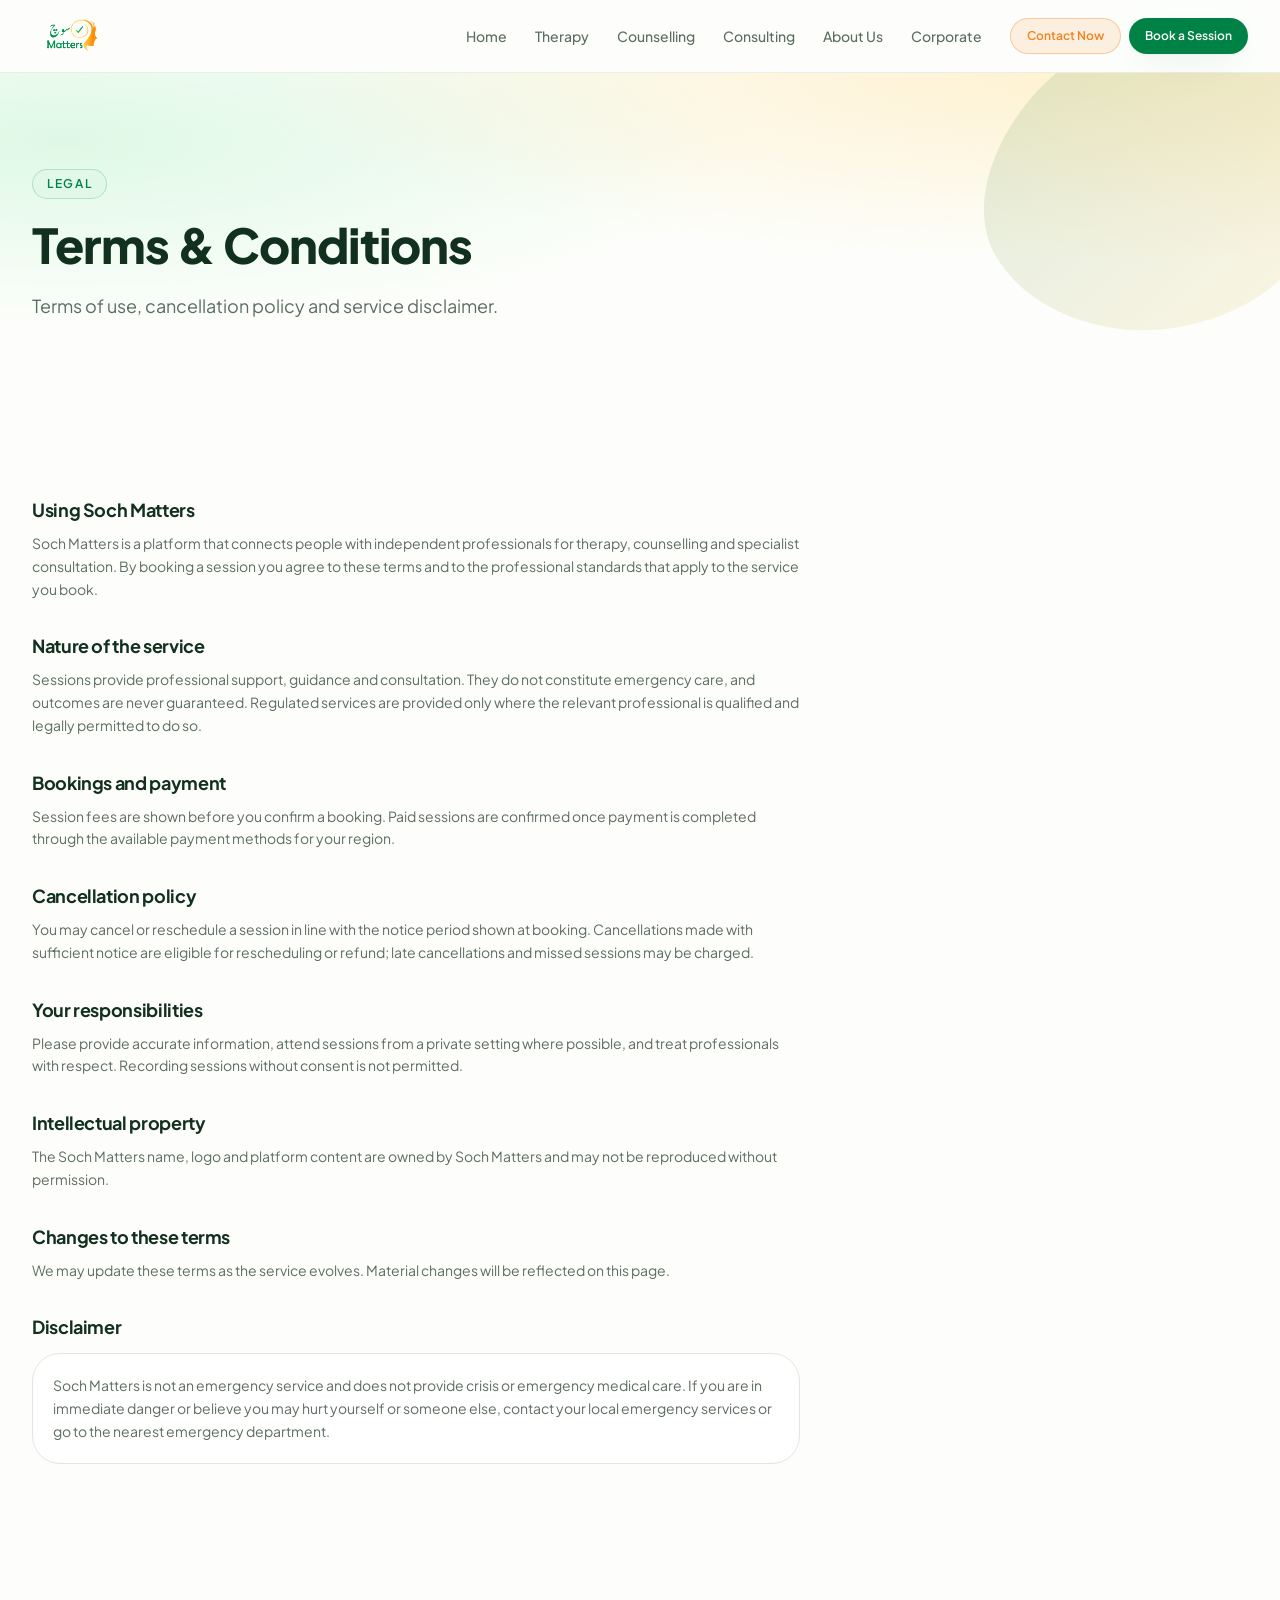
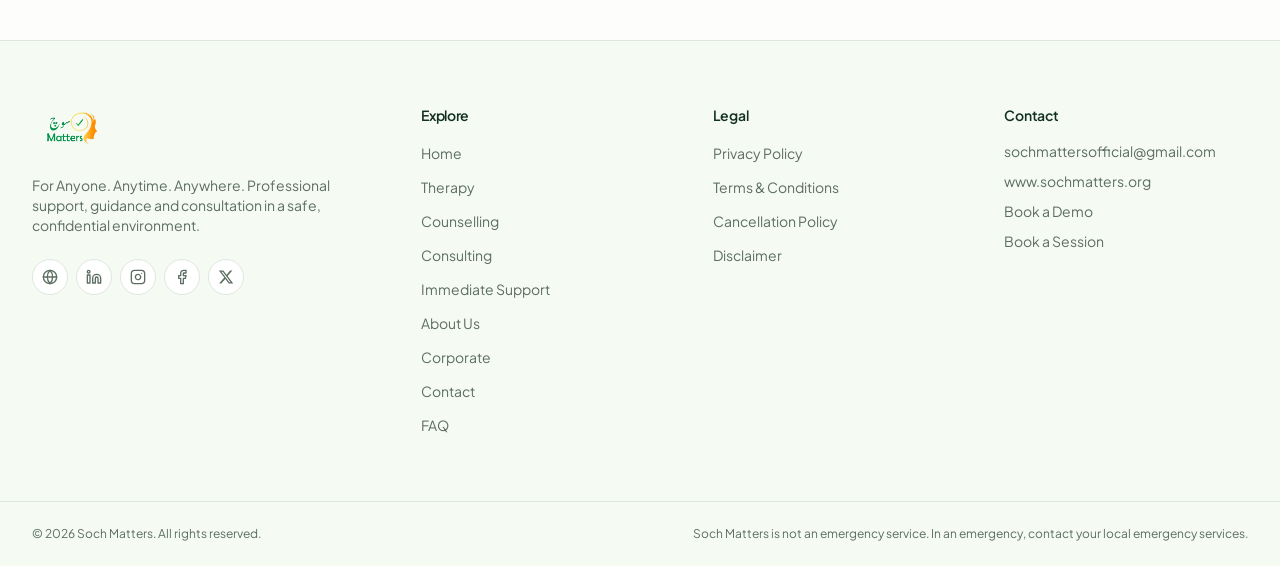
<file: terms.html>
<!DOCTYPE html><html lang="en" data-tsd-source="/src/routes/__root.tsx:115:5"><head data-tsd-source="/src/routes/__root.tsx:116:7"><meta charset="utf-8"><meta name="viewport" content="width=device-width, initial-scale=1"><title>Terms &amp; Conditions — Soch Matters</title><meta name="author" content="Soch Matters"><meta property="og:site_name" content="Soch Matters"><meta property="og:type" content="website"><meta name="twitter:card" content="summary_large_image"><meta name="theme-color" content="#0f7a3d"><meta name="description" content="Terms of use, cancellation policy and service disclaimer for the Soch Matters platform."><meta property="og:title" content="Terms &amp; Conditions — Soch Matters"><meta property="og:description" content="Terms of use, cancellations and disclaimers."><link rel="icon" type="image/png" href="favicon.png"><link rel="preconnect" href="https://fonts.googleapis.com"><link rel="preconnect" href="https://fonts.gstatic.com" crossorigin="anonymous"><link rel="stylesheet" href="assets/styles.css"><link rel="stylesheet" href="https://fonts.googleapis.com/css2?family=Plus+Jakarta+Sans:wght@300;400;500;600;700;800&display=swap"></head><body data-tsd-source="/src/routes/__root.tsx:119:7"><a href="#main" class="sr-only focus:not-sr-only focus:absolute focus:left-4 focus:top-4 focus:z-[60] focus:rounded-full focus:bg-primary focus:px-4 focus:py-2 focus:text-sm focus:text-primary-foreground" data-tsd-source="/src/routes/__root.tsx:132:7">Skip to content</a><header class="sticky top-0 z-50 border-b border-border/70 bg-background/85 backdrop-blur-xl" data-tsd-source="/src/components/site/Navbar.tsx:20:5"><nav class="mx-auto grid max-w-7xl grid-cols-[minmax(0,1fr)_auto] items-center gap-4 px-4 py-3 sm:px-6 lg:px-8" aria-label="Main" data-tsd-source="/src/components/site/Navbar.tsx:21:7"><a class="inline-flex items-center gap-3" aria-label="Soch Matters home" data-tsd-source="/src/components/site/Logo.tsx:7:5" href="index.html"><img src="assets/img-83f2485e.png" alt="Soch Matters" width="160" height="80" class="h-11 w-auto sm:h-12" data-tsd-source="/src/components/site/Logo.tsx:8:7"></a><div class="hidden items-center gap-1 lg:flex" data-tsd-source="/src/components/site/Navbar.tsx:27:9"><a class="rounded-full px-3 py-2 text-sm font-medium transition-colors hover:text-primary text-muted-foreground" data-tsd-source="/src/components/site/Navbar.tsx:29:13" href="index.html">Home</a><a class="rounded-full px-3 py-2 text-sm font-medium transition-colors hover:text-primary text-muted-foreground" data-tsd-source="/src/components/site/Navbar.tsx:29:13" href="therapy.html">Therapy</a><a class="rounded-full px-3 py-2 text-sm font-medium transition-colors hover:text-primary text-muted-foreground" data-tsd-source="/src/components/site/Navbar.tsx:29:13" href="counselling.html">Counselling</a><a class="rounded-full px-3 py-2 text-sm font-medium transition-colors hover:text-primary text-muted-foreground" data-tsd-source="/src/components/site/Navbar.tsx:29:13" href="consulting.html">Consulting</a><a class="rounded-full px-3 py-2 text-sm font-medium transition-colors hover:text-primary text-muted-foreground" data-tsd-source="/src/components/site/Navbar.tsx:29:13" href="about.html">About Us</a><a class="rounded-full px-3 py-2 text-sm font-medium transition-colors hover:text-primary text-muted-foreground" data-tsd-source="/src/components/site/Navbar.tsx:29:13" href="corporate.html">Corporate</a><div class="ml-3 flex items-center gap-2" data-tsd-source="/src/components/site/Navbar.tsx:40:11"><a data-tsd-source="/src/components/site/Navbar.tsx:42:15" class="inline-flex items-center justify-center gap-2 whitespace-nowrap rounded-full font-semibold cursor-pointer transition-all duration-200 focus-visible:outline-none focus-visible:ring-2 focus-visible:ring-ring focus-visible:ring-offset-2 focus-visible:ring-offset-background disabled:pointer-events-none disabled:opacity-50 disabled:cursor-not-allowed [&amp;_svg]:pointer-events-none [&amp;_svg]:size-4 [&amp;_svg]:shrink-0 bg-accent/12 text-accent border border-accent/35 hover:bg-accent/20 h-9 px-4 text-xs" href="immediate-support.html">Contact Now</a><a data-tsd-source="/src/components/site/Navbar.tsx:45:15" class="inline-flex items-center justify-center gap-2 whitespace-nowrap rounded-full font-semibold cursor-pointer transition-all duration-200 focus-visible:outline-none focus-visible:ring-2 focus-visible:ring-ring focus-visible:ring-offset-2 focus-visible:ring-offset-background disabled:pointer-events-none disabled:opacity-50 disabled:cursor-not-allowed [&amp;_svg]:pointer-events-none [&amp;_svg]:size-4 [&amp;_svg]:shrink-0 bg-primary text-primary-foreground shadow-soft hover:bg-primary/90 hover:-translate-y-0.5 h-9 px-4 text-xs" href="book.html">Book a Session</a></div></div><button type="button" class="grid size-10 shrink-0 place-items-center rounded-xl border border-border text-foreground lg:hidden" aria-expanded="false" aria-label="Open menu" data-tsd-source="/src/components/site/Navbar.tsx:50:9"><svg xmlns="http://www.w3.org/2000/svg" width="24" height="24" viewBox="0 0 24 24" fill="none" stroke="currentColor" stroke-width="2" stroke-linecap="round" stroke-linejoin="round" class="lucide lucide-menu size-5" aria-hidden="true" data-tsd-source="/src/components/site/Navbar.tsx:57:46"><path d="M4 5h16"></path><path d="M4 12h16"></path><path d="M4 19h16"></path></svg></button></nav></header><main id="main" data-tsd-source="/src/routes/__root.tsx:139:7"><!--$--><section class="relative overflow-hidden bg-hero-glow" data-tsd-source="/src/components/site/PageHeader.tsx:16:5"><svg viewBox="0 0 400 400" aria-hidden="true" class="pointer-events-none absolute -right-24 -top-24 size-[420px]" data-tsd-source="/src/components/site/MindMotif.tsx:80:5"><defs data-tsd-source="/src/components/site/MindMotif.tsx:81:7"><linearGradient id="blob-g" x1="0" y1="0" x2="1" y2="1" data-tsd-source="/src/components/site/MindMotif.tsx:82:9"><stop offset="0%" stop-color="var(--primary)" data-tsd-source="/src/components/site/MindMotif.tsx:83:11"></stop><stop offset="100%" stop-color="var(--gold)" data-tsd-source="/src/components/site/MindMotif.tsx:84:11"></stop></linearGradient></defs><path fill="url(#blob-g)" opacity="0.14" d="M320 96c34 44 42 110 16 158s-86 78-146 82-124-22-152-70 0-116 40-158 96-70 148-64 60 8 94 52z" data-tsd-source="/src/components/site/MindMotif.tsx:87:7"></path></svg><div class="relative mx-auto max-w-7xl px-4 py-16 sm:px-6 sm:py-24 lg:px-8" data-tsd-source="/src/components/site/PageHeader.tsx:18:7"><div class="max-w-3xl animate-rise-in" data-tsd-source="/src/components/site/PageHeader.tsx:19:9"><span class="inline-flex items-center rounded-full border border-primary/20 bg-primary-soft px-3.5 py-1.5 text-xs font-semibold uppercase tracking-[0.14em] text-primary" data-tsd-source="/src/components/site/PageHeader.tsx:21:13">Legal</span><h1 class="mt-5 text-4xl font-extrabold leading-[1.08] text-foreground sm:text-5xl" data-tsd-source="/src/components/site/PageHeader.tsx:25:11">Terms &amp; Conditions</h1><p class="mt-5 text-lg leading-relaxed text-muted-foreground" data-tsd-source="/src/components/site/PageHeader.tsx:28:21">Terms of use, cancellation policy and service disclaimer.</p></div></div></section><section class="py-20" data-tsd-source="/src/components/site/PageHeader.tsx:50:5"><div class="mx-auto max-w-7xl px-4 sm:px-6 lg:px-8" data-tsd-source="/src/components/site/PageHeader.tsx:51:7"><div class="max-w-3xl space-y-8" data-tsd-source="/src/routes/terms.tsx:60:9"><div data-tsd-source="/src/routes/terms.tsx:62:13"><h2 class="text-lg font-bold text-foreground" data-tsd-source="/src/routes/terms.tsx:63:15">Using Soch Matters</h2><p class="mt-2 text-sm leading-relaxed text-muted-foreground" data-tsd-source="/src/routes/terms.tsx:64:15">Soch Matters is a platform that connects people with independent professionals for therapy, counselling and specialist consultation. By booking a session you agree to these terms and to the professional standards that apply to the service you book.</p></div><div data-tsd-source="/src/routes/terms.tsx:62:13"><h2 class="text-lg font-bold text-foreground" data-tsd-source="/src/routes/terms.tsx:63:15">Nature of the service</h2><p class="mt-2 text-sm leading-relaxed text-muted-foreground" data-tsd-source="/src/routes/terms.tsx:64:15">Sessions provide professional support, guidance and consultation. They do not constitute emergency care, and outcomes are never guaranteed. Regulated services are provided only where the relevant professional is qualified and legally permitted to do so.</p></div><div data-tsd-source="/src/routes/terms.tsx:62:13"><h2 class="text-lg font-bold text-foreground" data-tsd-source="/src/routes/terms.tsx:63:15">Bookings and payment</h2><p class="mt-2 text-sm leading-relaxed text-muted-foreground" data-tsd-source="/src/routes/terms.tsx:64:15">Session fees are shown before you confirm a booking. Paid sessions are confirmed once payment is completed through the available payment methods for your region.</p></div><div data-tsd-source="/src/routes/terms.tsx:62:13"><h2 class="text-lg font-bold text-foreground" data-tsd-source="/src/routes/terms.tsx:63:15">Cancellation policy</h2><p class="mt-2 text-sm leading-relaxed text-muted-foreground" data-tsd-source="/src/routes/terms.tsx:64:15">You may cancel or reschedule a session in line with the notice period shown at booking. Cancellations made with sufficient notice are eligible for rescheduling or refund; late cancellations and missed sessions may be charged.</p></div><div data-tsd-source="/src/routes/terms.tsx:62:13"><h2 class="text-lg font-bold text-foreground" data-tsd-source="/src/routes/terms.tsx:63:15">Your responsibilities</h2><p class="mt-2 text-sm leading-relaxed text-muted-foreground" data-tsd-source="/src/routes/terms.tsx:64:15">Please provide accurate information, attend sessions from a private setting where possible, and treat professionals with respect. Recording sessions without consent is not permitted.</p></div><div data-tsd-source="/src/routes/terms.tsx:62:13"><h2 class="text-lg font-bold text-foreground" data-tsd-source="/src/routes/terms.tsx:63:15">Intellectual property</h2><p class="mt-2 text-sm leading-relaxed text-muted-foreground" data-tsd-source="/src/routes/terms.tsx:64:15">The Soch Matters name, logo and platform content are owned by Soch Matters and may not be reproduced without permission.</p></div><div data-tsd-source="/src/routes/terms.tsx:62:13"><h2 class="text-lg font-bold text-foreground" data-tsd-source="/src/routes/terms.tsx:63:15">Changes to these terms</h2><p class="mt-2 text-sm leading-relaxed text-muted-foreground" data-tsd-source="/src/routes/terms.tsx:64:15">We may update these terms as the service evolves. Material changes will be reflected on this page.</p></div><div id="disclaimer" data-tsd-source="/src/routes/terms.tsx:67:11"><h2 class="text-lg font-bold text-foreground" data-tsd-source="/src/routes/terms.tsx:68:13">Disclaimer</h2><div class="mt-3" data-tsd-source="/src/routes/terms.tsx:69:13"><p class="rounded-2xl border border-border bg-card/70 p-5 text-sm leading-relaxed text-muted-foreground" data-tsd-source="/src/components/site/PageHeader.tsx:73:5">Soch Matters is not an emergency service and does not provide crisis or emergency medical care. If you are in immediate danger or believe you may hurt yourself or someone else, contact your local emergency services or go to the nearest emergency department.</p></div></div></div></div></section><!--/$--></main><footer class="mt-24 border-t border-border bg-secondary/50" data-tsd-source="/src/components/site/Footer.tsx:26:5"><div class="mx-auto grid max-w-7xl gap-12 px-4 py-16 sm:px-6 lg:grid-cols-[1.4fr_1fr_1fr_1fr] lg:px-8" data-tsd-source="/src/components/site/Footer.tsx:27:7"><div class="max-w-sm" data-tsd-source="/src/components/site/Footer.tsx:28:9"><a class="inline-flex items-center gap-3" aria-label="Soch Matters home" data-tsd-source="/src/components/site/Logo.tsx:7:5" href="index.html"><img src="assets/img-83f2485e.png" alt="Soch Matters" width="160" height="80" class="h-11 w-auto sm:h-12" data-tsd-source="/src/components/site/Logo.tsx:8:7"></a><p class="mt-4 text-sm text-muted-foreground" data-tsd-source="/src/components/site/Footer.tsx:30:11">For Anyone. Anytime. Anywhere. Professional support, guidance and consultation in a safe, confidential environment.</p><div class="mt-6 flex gap-2" data-tsd-source="/src/components/site/Footer.tsx:34:11"><a href="https://www.sochmatters.org" target="_blank" rel="noopener noreferrer" aria-label="Soch Matters website" class="grid size-9 place-items-center rounded-xl border border-border bg-card text-muted-foreground transition-colors hover:text-primary hover:border-primary/40 hover:bg-primary-soft" data-tsd-source="/src/components/site/Footer.tsx:36:15"><svg xmlns="http://www.w3.org/2000/svg" width="24" height="24" viewBox="0 0 24 24" fill="none" stroke="currentColor" stroke-width="2" stroke-linecap="round" stroke-linejoin="round" class="lucide lucide-globe size-4" aria-hidden="true" data-tsd-source="/src/components/site/Footer.tsx:40:17"><circle cx="12" cy="12" r="10"></circle><path d="M12 2a14.5 14.5 0 0 0 0 20 14.5 14.5 0 0 0 0-20"></path><path d="M2 12h20"></path></svg></a><a href="https://www.linkedin.com/company/soch-matters/" target="_blank" rel="noopener noreferrer" aria-label="Soch Matters on LinkedIn" class="grid size-9 place-items-center rounded-xl border border-border bg-card text-muted-foreground transition-colors hover:text-primary hover:border-primary/40 hover:bg-primary-soft" data-tsd-source="/src/components/site/Footer.tsx:36:15"><svg xmlns="http://www.w3.org/2000/svg" width="24" height="24" viewBox="0 0 24 24" fill="none" stroke="currentColor" stroke-width="2" stroke-linecap="round" stroke-linejoin="round" class="lucide lucide-linkedin size-4" aria-hidden="true" data-tsd-source="/src/components/site/Footer.tsx:40:17"><path d="M16 8a6 6 0 0 1 6 6v7h-4v-7a2 2 0 0 0-2-2 2 2 0 0 0-2 2v7h-4v-7a6 6 0 0 1 6-6z"></path><rect width="4" height="12" x="2" y="9"></rect><circle cx="4" cy="4" r="2"></circle></svg></a><a href="https://www.instagram.com/sochmatters/" target="_blank" rel="noopener noreferrer" aria-label="Soch Matters on Instagram" class="grid size-9 place-items-center rounded-xl border border-border bg-card text-muted-foreground transition-colors hover:text-primary hover:border-primary/40 hover:bg-primary-soft" data-tsd-source="/src/components/site/Footer.tsx:36:15"><svg xmlns="http://www.w3.org/2000/svg" width="24" height="24" viewBox="0 0 24 24" fill="none" stroke="currentColor" stroke-width="2" stroke-linecap="round" stroke-linejoin="round" class="lucide lucide-instagram size-4" aria-hidden="true" data-tsd-source="/src/components/site/Footer.tsx:40:17"><rect width="20" height="20" x="2" y="2" rx="5" ry="5"></rect><path d="M16 11.37A4 4 0 1 1 12.63 8 4 4 0 0 1 16 11.37z"></path><line x1="17.5" x2="17.51" y1="6.5" y2="6.5"></line></svg></a><a href="https://www.facebook.com/sochmatters/" target="_blank" rel="noopener noreferrer" aria-label="Soch Matters on Facebook" class="grid size-9 place-items-center rounded-xl border border-border bg-card text-muted-foreground transition-colors hover:text-primary hover:border-primary/40 hover:bg-primary-soft" data-tsd-source="/src/components/site/Footer.tsx:36:15"><svg xmlns="http://www.w3.org/2000/svg" width="24" height="24" viewBox="0 0 24 24" fill="none" stroke="currentColor" stroke-width="2" stroke-linecap="round" stroke-linejoin="round" class="lucide lucide-facebook size-4" aria-hidden="true" data-tsd-source="/src/components/site/Footer.tsx:40:17"><path d="M18 2h-3a5 5 0 0 0-5 5v3H7v4h3v8h4v-8h3l1-4h-4V7a1 1 0 0 1 1-1h3z"></path></svg></a><a href="https://x.com/sochmatters" target="_blank" rel="noopener noreferrer" aria-label="Soch Matters on X" class="grid size-9 place-items-center rounded-xl border border-border bg-card text-muted-foreground transition-colors hover:text-primary hover:border-primary/40 hover:bg-primary-soft"><svg xmlns="http://www.w3.org/2000/svg" width="24" height="24" viewBox="0 0 24 24" fill="currentColor" class="size-4" aria-hidden="true"><path d="M18.244 2.25h3.308l-7.227 8.26 8.502 11.24H16.17l-5.214-6.817L4.99 21.75H1.68l7.73-8.835L1.254 2.25H8.08l4.713 6.231zm-1.161 17.52h1.833L7.084 4.126H5.117z"/></svg></a></div></div><div data-tsd-source="/src/components/site/Footer.tsx:46:9"><h2 class="text-sm font-semibold text-foreground" data-tsd-source="/src/components/site/Footer.tsx:47:11">Explore</h2><ul class="mt-4 space-y-2.5" data-tsd-source="/src/components/site/Footer.tsx:48:11"><li data-tsd-source="/src/components/site/Footer.tsx:50:15"><a class="text-sm text-muted-foreground transition-colors hover:text-primary" data-tsd-source="/src/components/site/Footer.tsx:51:17" href="index.html">Home</a></li><li data-tsd-source="/src/components/site/Footer.tsx:50:15"><a class="text-sm text-muted-foreground transition-colors hover:text-primary" data-tsd-source="/src/components/site/Footer.tsx:51:17" href="therapy.html">Therapy</a></li><li data-tsd-source="/src/components/site/Footer.tsx:50:15"><a class="text-sm text-muted-foreground transition-colors hover:text-primary" data-tsd-source="/src/components/site/Footer.tsx:51:17" href="counselling.html">Counselling</a></li><li data-tsd-source="/src/components/site/Footer.tsx:50:15"><a class="text-sm text-muted-foreground transition-colors hover:text-primary" data-tsd-source="/src/components/site/Footer.tsx:51:17" href="consulting.html">Consulting</a></li><li data-tsd-source="/src/components/site/Footer.tsx:50:15"><a class="text-sm text-muted-foreground transition-colors hover:text-primary" data-tsd-source="/src/components/site/Footer.tsx:51:17" href="immediate-support.html">Immediate Support</a></li><li data-tsd-source="/src/components/site/Footer.tsx:50:15"><a class="text-sm text-muted-foreground transition-colors hover:text-primary" data-tsd-source="/src/components/site/Footer.tsx:51:17" href="about.html">About Us</a></li><li data-tsd-source="/src/components/site/Footer.tsx:50:15"><a class="text-sm text-muted-foreground transition-colors hover:text-primary" data-tsd-source="/src/components/site/Footer.tsx:51:17" href="corporate.html">Corporate</a></li><li data-tsd-source="/src/components/site/Footer.tsx:50:15"><a class="text-sm text-muted-foreground transition-colors hover:text-primary" data-tsd-source="/src/components/site/Footer.tsx:51:17" href="contact.html">Contact</a></li><li data-tsd-source="/src/components/site/Footer.tsx:50:15"><a class="text-sm text-muted-foreground transition-colors hover:text-primary" data-tsd-source="/src/components/site/Footer.tsx:51:17" href="faq.html">FAQ</a></li></ul></div><div data-tsd-source="/src/components/site/Footer.tsx:59:9"><h2 class="text-sm font-semibold text-foreground" data-tsd-source="/src/components/site/Footer.tsx:60:11">Legal</h2><ul class="mt-4 space-y-2.5" data-tsd-source="/src/components/site/Footer.tsx:61:11"><li data-tsd-source="/src/components/site/Footer.tsx:63:15"><a class="text-sm text-muted-foreground transition-colors hover:text-primary" data-tsd-source="/src/components/site/Footer.tsx:64:17" href="privacy.html">Privacy Policy</a></li><li data-tsd-source="/src/components/site/Footer.tsx:63:15"><a class="text-sm text-muted-foreground transition-colors hover:text-primary active" data-tsd-source="/src/components/site/Footer.tsx:64:17" href="terms.html" data-status="active" aria-current="page">Terms &amp; Conditions</a></li><li data-tsd-source="/src/components/site/Footer.tsx:63:15"><a class="text-sm text-muted-foreground transition-colors hover:text-primary active" data-tsd-source="/src/components/site/Footer.tsx:64:17" href="terms.html" data-status="active" aria-current="page">Cancellation Policy</a></li><li data-tsd-source="/src/components/site/Footer.tsx:63:15"><a class="text-sm text-muted-foreground transition-colors hover:text-primary active" data-tsd-source="/src/components/site/Footer.tsx:64:17" href="terms.html" data-status="active" aria-current="page">Disclaimer</a></li></ul></div><div data-tsd-source="/src/components/site/Footer.tsx:72:9"><h2 class="text-sm font-semibold text-foreground" data-tsd-source="/src/components/site/Footer.tsx:73:11">Contact</h2><ul class="mt-4 space-y-2.5 text-sm text-muted-foreground" data-tsd-source="/src/components/site/Footer.tsx:74:11"><li data-tsd-source="/src/components/site/Footer.tsx:75:13"><a href="mailto:sochmattersofficial@gmail.com" class="transition-colors hover:text-primary" data-tsd-source="/src/components/site/Footer.tsx:76:15">sochmattersofficial@gmail.com</a></li><li data-tsd-source="/src/components/site/Footer.tsx:80:13"><a href="https://www.sochmatters.org" class="transition-colors hover:text-primary" data-tsd-source="/src/components/site/Footer.tsx:81:15">www.sochmatters.org</a></li><li data-tsd-source="/src/components/site/Footer.tsx:85:13"><a class="transition-colors hover:text-primary" data-tsd-source="/src/components/site/Footer.tsx:86:15" href="demo.html">Book a Demo</a></li><li data-tsd-source="/src/components/site/Footer.tsx:90:13"><a class="transition-colors hover:text-primary" data-tsd-source="/src/components/site/Footer.tsx:91:15" href="book.html">Book a Session</a></li></ul></div></div><div class="border-t border-border" data-tsd-source="/src/components/site/Footer.tsx:99:7"><div class="mx-auto flex max-w-7xl flex-col gap-3 px-4 py-6 text-xs text-muted-foreground sm:flex-row sm:items-center sm:justify-between sm:px-6 lg:px-8" data-tsd-source="/src/components/site/Footer.tsx:100:9"><p data-tsd-source="/src/components/site/Footer.tsx:101:11">© <!-- -->2026<!-- --> Soch Matters. All rights reserved.</p><p data-tsd-source="/src/components/site/Footer.tsx:102:11">Soch Matters is not an emergency service. In an emergency, contact your local emergency services.</p></div></div></footer><section aria-label="Notifications alt+T" tabindex="-1" aria-live="polite" aria-relevant="additions text" aria-atomic="false"></section><nav id="sm-mobile" style="display:none;position:fixed;top:68px;left:0;right:0;z-index:60;flex-direction:column;gap:10px;padding:20px" class="bg-background border-b shadow-lift"><a class="rounded-full px-3 py-2 text-sm font-medium transition-colors hover:text-primary text-muted-foreground" data-tsd-source="/src/components/site/Navbar.tsx:29:13" href="index.html">Home</a><a class="rounded-full px-3 py-2 text-sm font-medium transition-colors hover:text-primary text-muted-foreground" data-tsd-source="/src/components/site/Navbar.tsx:29:13" href="therapy.html">Therapy</a><a class="rounded-full px-3 py-2 text-sm font-medium transition-colors hover:text-primary text-muted-foreground" data-tsd-source="/src/components/site/Navbar.tsx:29:13" href="counselling.html">Counselling</a><a class="rounded-full px-3 py-2 text-sm font-medium transition-colors hover:text-primary text-muted-foreground" data-tsd-source="/src/components/site/Navbar.tsx:29:13" href="consulting.html">Consulting</a><a class="rounded-full px-3 py-2 text-sm font-medium transition-colors hover:text-primary text-muted-foreground" data-tsd-source="/src/components/site/Navbar.tsx:29:13" href="about.html">About Us</a><a class="rounded-full px-3 py-2 text-sm font-medium transition-colors hover:text-primary text-muted-foreground" data-tsd-source="/src/components/site/Navbar.tsx:29:13" href="corporate.html">Corporate</a><a data-tsd-source="/src/components/site/Navbar.tsx:42:15" class="inline-flex items-center justify-center gap-2 whitespace-nowrap rounded-full font-semibold cursor-pointer transition-all duration-200 focus-visible:outline-none focus-visible:ring-2 focus-visible:ring-ring focus-visible:ring-offset-2 focus-visible:ring-offset-background disabled:pointer-events-none disabled:opacity-50 disabled:cursor-not-allowed [&amp;_svg]:pointer-events-none [&amp;_svg]:size-4 [&amp;_svg]:shrink-0 bg-accent/12 text-accent border border-accent/35 hover:bg-accent/20 h-9 px-4 text-xs" href="immediate-support.html">Contact Now</a><a data-tsd-source="/src/components/site/Navbar.tsx:45:15" class="inline-flex items-center justify-center gap-2 whitespace-nowrap rounded-full font-semibold cursor-pointer transition-all duration-200 focus-visible:outline-none focus-visible:ring-2 focus-visible:ring-ring focus-visible:ring-offset-2 focus-visible:ring-offset-background disabled:pointer-events-none disabled:opacity-50 disabled:cursor-not-allowed [&amp;_svg]:pointer-events-none [&amp;_svg]:size-4 [&amp;_svg]:shrink-0 bg-primary text-primary-foreground shadow-soft hover:bg-primary/90 hover:-translate-y-0.5 h-9 px-4 text-xs" href="book.html">Book a Session</a></nav><script src="assets/site.js"></script></body></html>
</file>
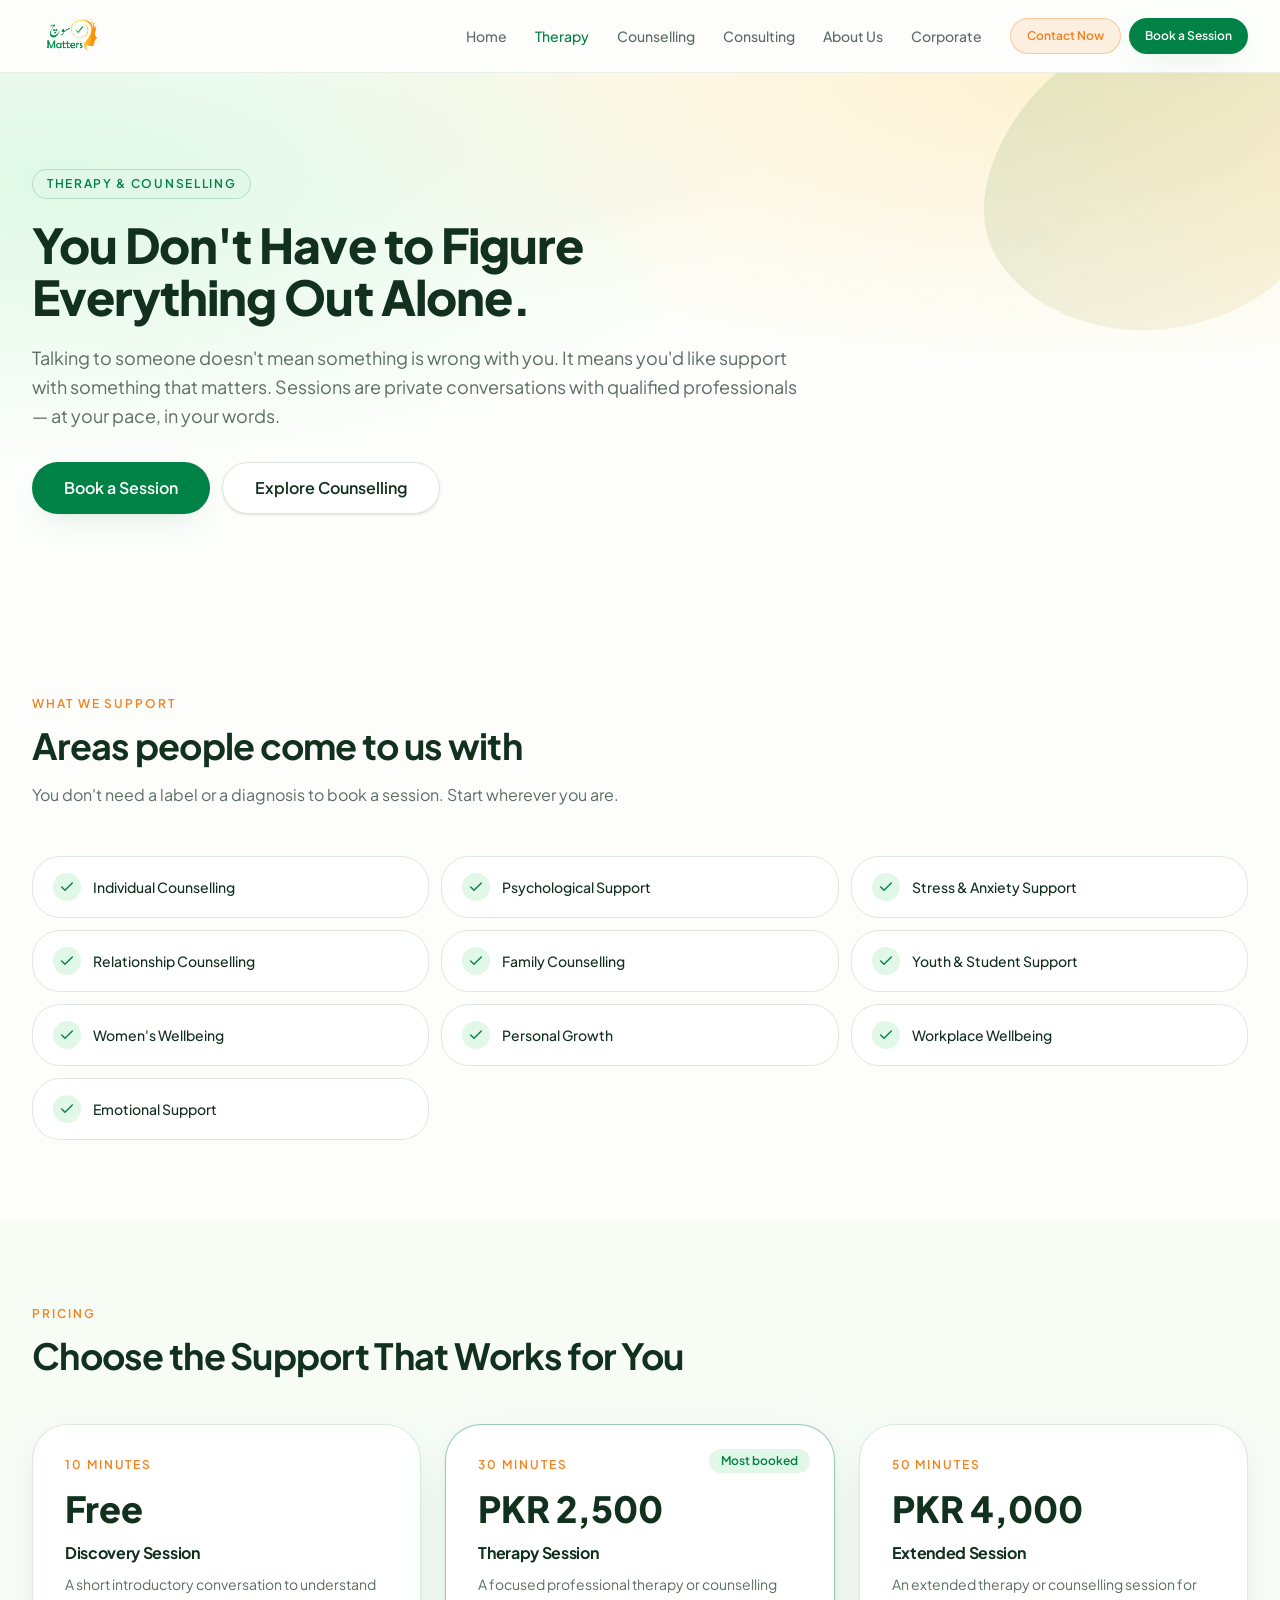
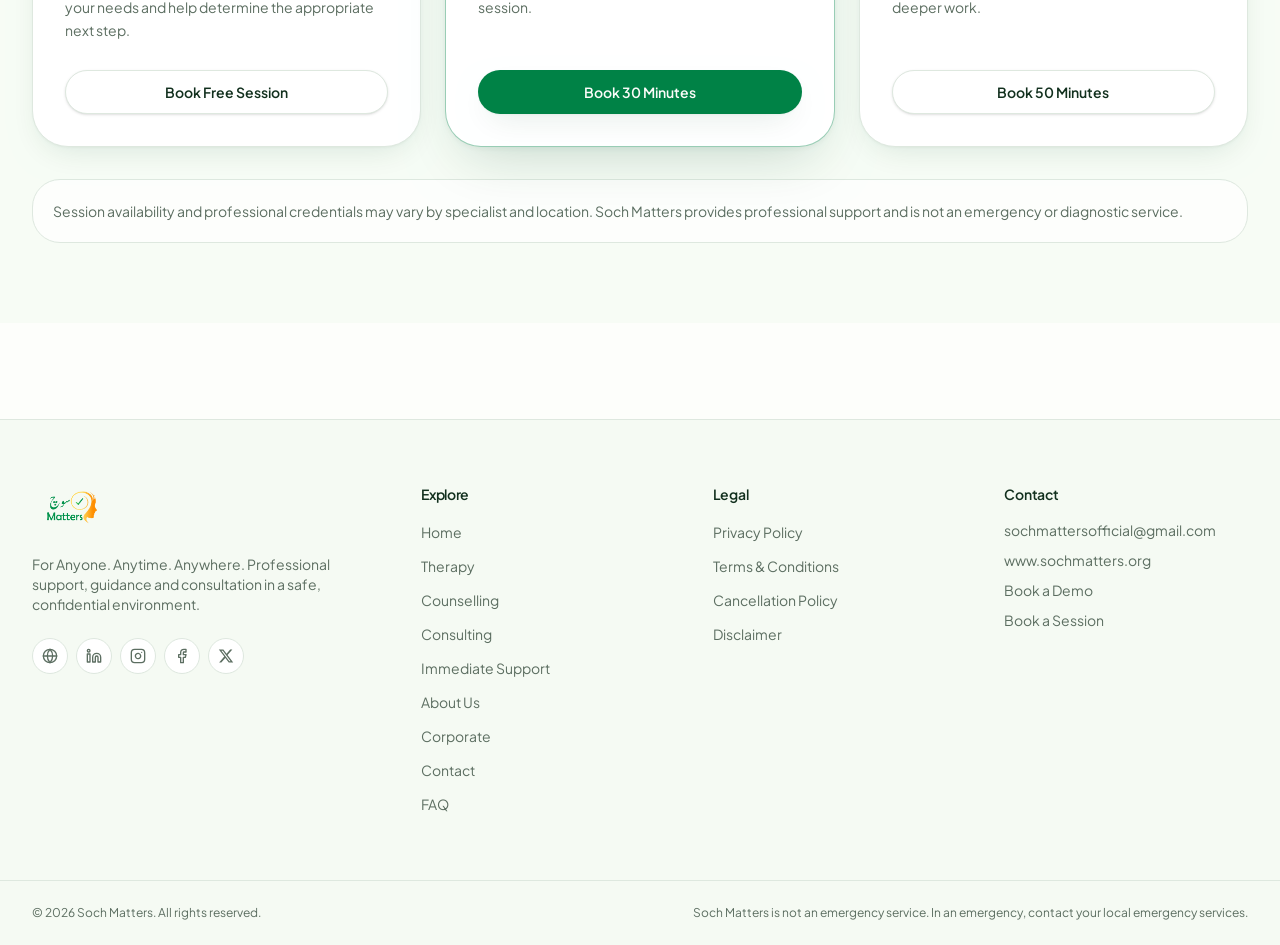
<file: therapy.html>
<!DOCTYPE html><html lang="en" data-tsd-source="/src/routes/__root.tsx:115:5"><head data-tsd-source="/src/routes/__root.tsx:116:7"><meta charset="utf-8"><meta name="viewport" content="width=device-width, initial-scale=1"><title>Therapy — Soch Matters</title><meta name="author" content="Soch Matters"><meta property="og:site_name" content="Soch Matters"><meta property="og:type" content="website"><meta name="twitter:card" content="summary_large_image"><meta name="theme-color" content="#0f7a3d"><meta name="description" content="Confidential online therapy with qualified professionals. Free 10-minute discovery session, 30 and 50 minute sessions."><meta property="og:title" content="Therapy — Soch Matters"><meta property="og:description" content="A confidential space to talk, understand and move forward."><link rel="icon" type="image/png" href="favicon.png"><link rel="preconnect" href="https://fonts.googleapis.com"><link rel="preconnect" href="https://fonts.gstatic.com" crossorigin="anonymous"><link rel="stylesheet" href="assets/styles.css"><link rel="stylesheet" href="https://fonts.googleapis.com/css2?family=Plus+Jakarta+Sans:wght@300;400;500;600;700;800&display=swap"></head><body data-tsd-source="/src/routes/__root.tsx:119:7"><a href="#main" class="sr-only focus:not-sr-only focus:absolute focus:left-4 focus:top-4 focus:z-[60] focus:rounded-full focus:bg-primary focus:px-4 focus:py-2 focus:text-sm focus:text-primary-foreground" data-tsd-source="/src/routes/__root.tsx:132:7">Skip to content</a><header class="sticky top-0 z-50 border-b border-border/70 bg-background/85 backdrop-blur-xl" data-tsd-source="/src/components/site/Navbar.tsx:20:5"><nav class="mx-auto grid max-w-7xl grid-cols-[minmax(0,1fr)_auto] items-center gap-4 px-4 py-3 sm:px-6 lg:px-8" aria-label="Main" data-tsd-source="/src/components/site/Navbar.tsx:21:7"><a class="inline-flex items-center gap-3" aria-label="Soch Matters home" data-tsd-source="/src/components/site/Logo.tsx:7:5" href="index.html"><img src="assets/img-83f2485e.png" alt="Soch Matters" width="160" height="80" class="h-11 w-auto sm:h-12" data-tsd-source="/src/components/site/Logo.tsx:8:7"></a><div class="hidden items-center gap-1 lg:flex" data-tsd-source="/src/components/site/Navbar.tsx:27:9"><a class="rounded-full px-3 py-2 text-sm font-medium transition-colors hover:text-primary text-muted-foreground" data-tsd-source="/src/components/site/Navbar.tsx:29:13" href="index.html">Home</a><a class="rounded-full px-3 py-2 text-sm font-medium transition-colors hover:text-primary text-primary" data-tsd-source="/src/components/site/Navbar.tsx:29:13" href="therapy.html" data-status="active" aria-current="page">Therapy</a><a class="rounded-full px-3 py-2 text-sm font-medium transition-colors hover:text-primary text-muted-foreground" data-tsd-source="/src/components/site/Navbar.tsx:29:13" href="counselling.html">Counselling</a><a class="rounded-full px-3 py-2 text-sm font-medium transition-colors hover:text-primary text-muted-foreground" data-tsd-source="/src/components/site/Navbar.tsx:29:13" href="consulting.html">Consulting</a><a class="rounded-full px-3 py-2 text-sm font-medium transition-colors hover:text-primary text-muted-foreground" data-tsd-source="/src/components/site/Navbar.tsx:29:13" href="about.html">About Us</a><a class="rounded-full px-3 py-2 text-sm font-medium transition-colors hover:text-primary text-muted-foreground" data-tsd-source="/src/components/site/Navbar.tsx:29:13" href="corporate.html">Corporate</a><div class="ml-3 flex items-center gap-2" data-tsd-source="/src/components/site/Navbar.tsx:40:11"><a data-tsd-source="/src/components/site/Navbar.tsx:42:15" class="inline-flex items-center justify-center gap-2 whitespace-nowrap rounded-full font-semibold cursor-pointer transition-all duration-200 focus-visible:outline-none focus-visible:ring-2 focus-visible:ring-ring focus-visible:ring-offset-2 focus-visible:ring-offset-background disabled:pointer-events-none disabled:opacity-50 disabled:cursor-not-allowed [&amp;_svg]:pointer-events-none [&amp;_svg]:size-4 [&amp;_svg]:shrink-0 bg-accent/12 text-accent border border-accent/35 hover:bg-accent/20 h-9 px-4 text-xs" href="immediate-support.html">Contact Now</a><a data-tsd-source="/src/components/site/Navbar.tsx:45:15" class="inline-flex items-center justify-center gap-2 whitespace-nowrap rounded-full font-semibold cursor-pointer transition-all duration-200 focus-visible:outline-none focus-visible:ring-2 focus-visible:ring-ring focus-visible:ring-offset-2 focus-visible:ring-offset-background disabled:pointer-events-none disabled:opacity-50 disabled:cursor-not-allowed [&amp;_svg]:pointer-events-none [&amp;_svg]:size-4 [&amp;_svg]:shrink-0 bg-primary text-primary-foreground shadow-soft hover:bg-primary/90 hover:-translate-y-0.5 h-9 px-4 text-xs" href="book.html">Book a Session</a></div></div><button type="button" class="grid size-10 shrink-0 place-items-center rounded-xl border border-border text-foreground lg:hidden" aria-expanded="false" aria-label="Open menu" data-tsd-source="/src/components/site/Navbar.tsx:50:9"><svg xmlns="http://www.w3.org/2000/svg" width="24" height="24" viewBox="0 0 24 24" fill="none" stroke="currentColor" stroke-width="2" stroke-linecap="round" stroke-linejoin="round" class="lucide lucide-menu size-5" aria-hidden="true" data-tsd-source="/src/components/site/Navbar.tsx:57:46"><path d="M4 5h16"></path><path d="M4 12h16"></path><path d="M4 19h16"></path></svg></button></nav></header><main id="main" data-tsd-source="/src/routes/__root.tsx:139:7"><!--$--><section class="relative overflow-hidden bg-hero-glow" data-tsd-source="/src/components/site/PageHeader.tsx:16:5"><svg viewBox="0 0 400 400" aria-hidden="true" class="pointer-events-none absolute -right-24 -top-24 size-[420px]" data-tsd-source="/src/components/site/MindMotif.tsx:80:5"><defs data-tsd-source="/src/components/site/MindMotif.tsx:81:7"><linearGradient id="blob-g" x1="0" y1="0" x2="1" y2="1" data-tsd-source="/src/components/site/MindMotif.tsx:82:9"><stop offset="0%" stop-color="var(--primary)" data-tsd-source="/src/components/site/MindMotif.tsx:83:11"></stop><stop offset="100%" stop-color="var(--gold)" data-tsd-source="/src/components/site/MindMotif.tsx:84:11"></stop></linearGradient></defs><path fill="url(#blob-g)" opacity="0.14" d="M320 96c34 44 42 110 16 158s-86 78-146 82-124-22-152-70 0-116 40-158 96-70 148-64 60 8 94 52z" data-tsd-source="/src/components/site/MindMotif.tsx:87:7"></path></svg><div class="relative mx-auto max-w-7xl px-4 py-16 sm:px-6 sm:py-24 lg:px-8" data-tsd-source="/src/components/site/PageHeader.tsx:18:7"><div class="max-w-3xl animate-rise-in" data-tsd-source="/src/components/site/PageHeader.tsx:19:9"><span class="inline-flex items-center rounded-full border border-primary/20 bg-primary-soft px-3.5 py-1.5 text-xs font-semibold uppercase tracking-[0.14em] text-primary" data-tsd-source="/src/components/site/PageHeader.tsx:21:13">Therapy &amp; Counselling</span><h1 class="mt-5 text-4xl font-extrabold leading-[1.08] text-foreground sm:text-5xl" data-tsd-source="/src/components/site/PageHeader.tsx:25:11">You Don't Have to Figure Everything Out Alone.</h1><p class="mt-5 text-lg leading-relaxed text-muted-foreground" data-tsd-source="/src/components/site/PageHeader.tsx:28:21">Talking to someone doesn't mean something is wrong with you. It means you'd like support with something that matters. Sessions are private conversations with qualified professionals — at your pace, in your words.</p><div class="mt-8" data-tsd-source="/src/components/site/PageHeader.tsx:29:24"><div class="flex flex-wrap gap-3" data-tsd-source="/src/routes/therapy.tsx:77:9"><a data-tsd-source="/src/routes/therapy.tsx:79:13" class="inline-flex items-center justify-center gap-2 whitespace-nowrap rounded-full font-semibold cursor-pointer transition-all duration-200 focus-visible:outline-none focus-visible:ring-2 focus-visible:ring-ring focus-visible:ring-offset-2 focus-visible:ring-offset-background disabled:pointer-events-none disabled:opacity-50 disabled:cursor-not-allowed [&amp;_svg]:pointer-events-none [&amp;_svg]:size-4 [&amp;_svg]:shrink-0 bg-primary text-primary-foreground shadow-soft hover:bg-primary/90 hover:-translate-y-0.5 h-13 px-8 text-base" href="book.html">Book a Session</a><a data-tsd-source="/src/routes/therapy.tsx:82:13" class="inline-flex items-center justify-center gap-2 whitespace-nowrap rounded-full font-semibold cursor-pointer transition-all duration-200 focus-visible:outline-none focus-visible:ring-2 focus-visible:ring-ring focus-visible:ring-offset-2 focus-visible:ring-offset-background disabled:pointer-events-none disabled:opacity-50 disabled:cursor-not-allowed [&amp;_svg]:pointer-events-none [&amp;_svg]:size-4 [&amp;_svg]:shrink-0 border border-border bg-card text-foreground shadow-sm hover:border-primary/40 hover:bg-primary-soft h-13 px-8 text-base" href="counselling.html">Explore Counselling</a></div></div></div></div></section><section class="py-20" data-tsd-source="/src/components/site/PageHeader.tsx:50:5"><div class="mx-auto max-w-7xl px-4 sm:px-6 lg:px-8" data-tsd-source="/src/components/site/PageHeader.tsx:51:7"><div class="mb-12 max-w-2xl" data-tsd-source="/src/components/site/PageHeader.tsx:53:11"><span class="text-xs font-semibold uppercase tracking-[0.16em] text-accent" data-tsd-source="/src/components/site/PageHeader.tsx:55:15">What we support</span><h2 class="mt-3 text-3xl font-bold text-foreground sm:text-4xl" data-tsd-source="/src/components/site/PageHeader.tsx:60:15">Areas people come to us with</h2><p class="mt-4 text-base leading-relaxed text-muted-foreground" data-tsd-source="/src/components/site/PageHeader.tsx:62:23">You don't need a label or a diagnosis to book a session. Start wherever you are.</p></div><ul class="grid gap-3 sm:grid-cols-2 lg:grid-cols-3" data-tsd-source="/src/routes/therapy.tsx:92:9"><li class="flex items-center gap-3 rounded-2xl border border-border bg-card px-5 py-4 text-sm font-medium text-foreground transition-shadow hover:shadow-soft" data-tsd-source="/src/routes/therapy.tsx:94:13"><span class="grid size-7 shrink-0 place-items-center rounded-full bg-primary-soft text-primary" data-tsd-source="/src/routes/therapy.tsx:98:15"><svg xmlns="http://www.w3.org/2000/svg" width="24" height="24" viewBox="0 0 24 24" fill="none" stroke="currentColor" stroke-width="2" stroke-linecap="round" stroke-linejoin="round" class="lucide lucide-check size-4" aria-hidden="true" data-tsd-source="/src/routes/therapy.tsx:99:17"><path d="M20 6 9 17l-5-5"></path></svg></span>Individual Counselling</li><li class="flex items-center gap-3 rounded-2xl border border-border bg-card px-5 py-4 text-sm font-medium text-foreground transition-shadow hover:shadow-soft" data-tsd-source="/src/routes/therapy.tsx:94:13"><span class="grid size-7 shrink-0 place-items-center rounded-full bg-primary-soft text-primary" data-tsd-source="/src/routes/therapy.tsx:98:15"><svg xmlns="http://www.w3.org/2000/svg" width="24" height="24" viewBox="0 0 24 24" fill="none" stroke="currentColor" stroke-width="2" stroke-linecap="round" stroke-linejoin="round" class="lucide lucide-check size-4" aria-hidden="true" data-tsd-source="/src/routes/therapy.tsx:99:17"><path d="M20 6 9 17l-5-5"></path></svg></span>Psychological Support</li><li class="flex items-center gap-3 rounded-2xl border border-border bg-card px-5 py-4 text-sm font-medium text-foreground transition-shadow hover:shadow-soft" data-tsd-source="/src/routes/therapy.tsx:94:13"><span class="grid size-7 shrink-0 place-items-center rounded-full bg-primary-soft text-primary" data-tsd-source="/src/routes/therapy.tsx:98:15"><svg xmlns="http://www.w3.org/2000/svg" width="24" height="24" viewBox="0 0 24 24" fill="none" stroke="currentColor" stroke-width="2" stroke-linecap="round" stroke-linejoin="round" class="lucide lucide-check size-4" aria-hidden="true" data-tsd-source="/src/routes/therapy.tsx:99:17"><path d="M20 6 9 17l-5-5"></path></svg></span>Stress &amp; Anxiety Support</li><li class="flex items-center gap-3 rounded-2xl border border-border bg-card px-5 py-4 text-sm font-medium text-foreground transition-shadow hover:shadow-soft" data-tsd-source="/src/routes/therapy.tsx:94:13"><span class="grid size-7 shrink-0 place-items-center rounded-full bg-primary-soft text-primary" data-tsd-source="/src/routes/therapy.tsx:98:15"><svg xmlns="http://www.w3.org/2000/svg" width="24" height="24" viewBox="0 0 24 24" fill="none" stroke="currentColor" stroke-width="2" stroke-linecap="round" stroke-linejoin="round" class="lucide lucide-check size-4" aria-hidden="true" data-tsd-source="/src/routes/therapy.tsx:99:17"><path d="M20 6 9 17l-5-5"></path></svg></span>Relationship Counselling</li><li class="flex items-center gap-3 rounded-2xl border border-border bg-card px-5 py-4 text-sm font-medium text-foreground transition-shadow hover:shadow-soft" data-tsd-source="/src/routes/therapy.tsx:94:13"><span class="grid size-7 shrink-0 place-items-center rounded-full bg-primary-soft text-primary" data-tsd-source="/src/routes/therapy.tsx:98:15"><svg xmlns="http://www.w3.org/2000/svg" width="24" height="24" viewBox="0 0 24 24" fill="none" stroke="currentColor" stroke-width="2" stroke-linecap="round" stroke-linejoin="round" class="lucide lucide-check size-4" aria-hidden="true" data-tsd-source="/src/routes/therapy.tsx:99:17"><path d="M20 6 9 17l-5-5"></path></svg></span>Family Counselling</li><li class="flex items-center gap-3 rounded-2xl border border-border bg-card px-5 py-4 text-sm font-medium text-foreground transition-shadow hover:shadow-soft" data-tsd-source="/src/routes/therapy.tsx:94:13"><span class="grid size-7 shrink-0 place-items-center rounded-full bg-primary-soft text-primary" data-tsd-source="/src/routes/therapy.tsx:98:15"><svg xmlns="http://www.w3.org/2000/svg" width="24" height="24" viewBox="0 0 24 24" fill="none" stroke="currentColor" stroke-width="2" stroke-linecap="round" stroke-linejoin="round" class="lucide lucide-check size-4" aria-hidden="true" data-tsd-source="/src/routes/therapy.tsx:99:17"><path d="M20 6 9 17l-5-5"></path></svg></span>Youth &amp; Student Support</li><li class="flex items-center gap-3 rounded-2xl border border-border bg-card px-5 py-4 text-sm font-medium text-foreground transition-shadow hover:shadow-soft" data-tsd-source="/src/routes/therapy.tsx:94:13"><span class="grid size-7 shrink-0 place-items-center rounded-full bg-primary-soft text-primary" data-tsd-source="/src/routes/therapy.tsx:98:15"><svg xmlns="http://www.w3.org/2000/svg" width="24" height="24" viewBox="0 0 24 24" fill="none" stroke="currentColor" stroke-width="2" stroke-linecap="round" stroke-linejoin="round" class="lucide lucide-check size-4" aria-hidden="true" data-tsd-source="/src/routes/therapy.tsx:99:17"><path d="M20 6 9 17l-5-5"></path></svg></span>Women's Wellbeing</li><li class="flex items-center gap-3 rounded-2xl border border-border bg-card px-5 py-4 text-sm font-medium text-foreground transition-shadow hover:shadow-soft" data-tsd-source="/src/routes/therapy.tsx:94:13"><span class="grid size-7 shrink-0 place-items-center rounded-full bg-primary-soft text-primary" data-tsd-source="/src/routes/therapy.tsx:98:15"><svg xmlns="http://www.w3.org/2000/svg" width="24" height="24" viewBox="0 0 24 24" fill="none" stroke="currentColor" stroke-width="2" stroke-linecap="round" stroke-linejoin="round" class="lucide lucide-check size-4" aria-hidden="true" data-tsd-source="/src/routes/therapy.tsx:99:17"><path d="M20 6 9 17l-5-5"></path></svg></span>Personal Growth</li><li class="flex items-center gap-3 rounded-2xl border border-border bg-card px-5 py-4 text-sm font-medium text-foreground transition-shadow hover:shadow-soft" data-tsd-source="/src/routes/therapy.tsx:94:13"><span class="grid size-7 shrink-0 place-items-center rounded-full bg-primary-soft text-primary" data-tsd-source="/src/routes/therapy.tsx:98:15"><svg xmlns="http://www.w3.org/2000/svg" width="24" height="24" viewBox="0 0 24 24" fill="none" stroke="currentColor" stroke-width="2" stroke-linecap="round" stroke-linejoin="round" class="lucide lucide-check size-4" aria-hidden="true" data-tsd-source="/src/routes/therapy.tsx:99:17"><path d="M20 6 9 17l-5-5"></path></svg></span>Workplace Wellbeing</li><li class="flex items-center gap-3 rounded-2xl border border-border bg-card px-5 py-4 text-sm font-medium text-foreground transition-shadow hover:shadow-soft" data-tsd-source="/src/routes/therapy.tsx:94:13"><span class="grid size-7 shrink-0 place-items-center rounded-full bg-primary-soft text-primary" data-tsd-source="/src/routes/therapy.tsx:98:15"><svg xmlns="http://www.w3.org/2000/svg" width="24" height="24" viewBox="0 0 24 24" fill="none" stroke="currentColor" stroke-width="2" stroke-linecap="round" stroke-linejoin="round" class="lucide lucide-check size-4" aria-hidden="true" data-tsd-source="/src/routes/therapy.tsx:99:17"><path d="M20 6 9 17l-5-5"></path></svg></span>Emotional Support</li></ul></div></section><section class="bg-secondary/40 py-20" data-tsd-source="/src/components/site/PageHeader.tsx:50:5"><div class="mx-auto max-w-7xl px-4 sm:px-6 lg:px-8" data-tsd-source="/src/components/site/PageHeader.tsx:51:7"><div class="mb-12 max-w-2xl" data-tsd-source="/src/components/site/PageHeader.tsx:53:11"><span class="text-xs font-semibold uppercase tracking-[0.16em] text-accent" data-tsd-source="/src/components/site/PageHeader.tsx:55:15">Pricing</span><h2 class="mt-3 text-3xl font-bold text-foreground sm:text-4xl" data-tsd-source="/src/components/site/PageHeader.tsx:60:15">Choose the Support That Works for You</h2></div><div class="grid gap-6 lg:grid-cols-3" data-tsd-source="/src/routes/therapy.tsx:108:9"><div class="relative flex flex-col rounded-3xl border p-8 transition-all duration-300 hover:-translate-y-1 border-border bg-card shadow-soft" data-tsd-source="/src/routes/therapy.tsx:110:13"><span class="text-xs font-semibold uppercase tracking-[0.16em] text-accent" data-tsd-source="/src/routes/therapy.tsx:123:15">10 Minutes</span><p class="mt-4 text-4xl font-extrabold text-foreground" data-tsd-source="/src/routes/therapy.tsx:126:15">Free</p><h3 class="mt-3 text-base font-bold text-foreground" data-tsd-source="/src/routes/therapy.tsx:127:15">Discovery Session</h3><p class="mt-2 flex-1 text-sm leading-relaxed text-muted-foreground" data-tsd-source="/src/routes/therapy.tsx:128:15">A short introductory conversation to understand your needs and help determine the appropriate next step.</p><a data-tsd-source="/src/routes/therapy.tsx:130:17" class="inline-flex items-center justify-center gap-2 whitespace-nowrap rounded-full text-sm font-semibold cursor-pointer transition-all duration-200 focus-visible:outline-none focus-visible:ring-2 focus-visible:ring-ring focus-visible:ring-offset-2 focus-visible:ring-offset-background disabled:pointer-events-none disabled:opacity-50 disabled:cursor-not-allowed [&amp;_svg]:pointer-events-none [&amp;_svg]:size-4 [&amp;_svg]:shrink-0 border border-border bg-card text-foreground shadow-sm hover:border-primary/40 hover:bg-primary-soft h-11 px-6 py-2 mt-7" href="book.html">Book Free Session</a></div><div class="relative flex flex-col rounded-3xl border p-8 transition-all duration-300 hover:-translate-y-1 border-primary/40 bg-card shadow-lift" data-tsd-source="/src/routes/therapy.tsx:110:13"><span class="absolute right-6 top-6 rounded-full bg-primary-soft px-3 py-1 text-xs font-semibold text-primary" data-tsd-source="/src/routes/therapy.tsx:119:17">Most booked</span><span class="text-xs font-semibold uppercase tracking-[0.16em] text-accent" data-tsd-source="/src/routes/therapy.tsx:123:15">30 Minutes</span><p class="mt-4 text-4xl font-extrabold text-foreground" data-tsd-source="/src/routes/therapy.tsx:126:15">PKR 2,500</p><h3 class="mt-3 text-base font-bold text-foreground" data-tsd-source="/src/routes/therapy.tsx:127:15">Therapy Session</h3><p class="mt-2 flex-1 text-sm leading-relaxed text-muted-foreground" data-tsd-source="/src/routes/therapy.tsx:128:15">A focused professional therapy or counselling session.</p><a data-tsd-source="/src/routes/therapy.tsx:130:17" class="inline-flex items-center justify-center gap-2 whitespace-nowrap rounded-full text-sm font-semibold cursor-pointer transition-all duration-200 focus-visible:outline-none focus-visible:ring-2 focus-visible:ring-ring focus-visible:ring-offset-2 focus-visible:ring-offset-background disabled:pointer-events-none disabled:opacity-50 disabled:cursor-not-allowed [&amp;_svg]:pointer-events-none [&amp;_svg]:size-4 [&amp;_svg]:shrink-0 bg-primary text-primary-foreground shadow-soft hover:bg-primary/90 hover:-translate-y-0.5 h-11 px-6 py-2 mt-7" href="book.html">Book 30 Minutes</a></div><div class="relative flex flex-col rounded-3xl border p-8 transition-all duration-300 hover:-translate-y-1 border-border bg-card shadow-soft" data-tsd-source="/src/routes/therapy.tsx:110:13"><span class="text-xs font-semibold uppercase tracking-[0.16em] text-accent" data-tsd-source="/src/routes/therapy.tsx:123:15">50 Minutes</span><p class="mt-4 text-4xl font-extrabold text-foreground" data-tsd-source="/src/routes/therapy.tsx:126:15">PKR 4,000</p><h3 class="mt-3 text-base font-bold text-foreground" data-tsd-source="/src/routes/therapy.tsx:127:15">Extended Session</h3><p class="mt-2 flex-1 text-sm leading-relaxed text-muted-foreground" data-tsd-source="/src/routes/therapy.tsx:128:15">An extended therapy or counselling session for deeper work.</p><a data-tsd-source="/src/routes/therapy.tsx:130:17" class="inline-flex items-center justify-center gap-2 whitespace-nowrap rounded-full text-sm font-semibold cursor-pointer transition-all duration-200 focus-visible:outline-none focus-visible:ring-2 focus-visible:ring-ring focus-visible:ring-offset-2 focus-visible:ring-offset-background disabled:pointer-events-none disabled:opacity-50 disabled:cursor-not-allowed [&amp;_svg]:pointer-events-none [&amp;_svg]:size-4 [&amp;_svg]:shrink-0 border border-border bg-card text-foreground shadow-sm hover:border-primary/40 hover:bg-primary-soft h-11 px-6 py-2 mt-7" href="book.html">Book 50 Minutes</a></div></div><div class="mt-8" data-tsd-source="/src/routes/therapy.tsx:137:9"><p class="rounded-2xl border border-border bg-card/70 p-5 text-sm leading-relaxed text-muted-foreground" data-tsd-source="/src/components/site/PageHeader.tsx:73:5">Session availability and professional credentials may vary by specialist and location. Soch Matters provides professional support and is not an emergency or diagnostic service.</p></div></div></section><!--/$--></main><footer class="mt-24 border-t border-border bg-secondary/50" data-tsd-source="/src/components/site/Footer.tsx:26:5"><div class="mx-auto grid max-w-7xl gap-12 px-4 py-16 sm:px-6 lg:grid-cols-[1.4fr_1fr_1fr_1fr] lg:px-8" data-tsd-source="/src/components/site/Footer.tsx:27:7"><div class="max-w-sm" data-tsd-source="/src/components/site/Footer.tsx:28:9"><a class="inline-flex items-center gap-3" aria-label="Soch Matters home" data-tsd-source="/src/components/site/Logo.tsx:7:5" href="index.html"><img src="assets/img-83f2485e.png" alt="Soch Matters" width="160" height="80" class="h-11 w-auto sm:h-12" data-tsd-source="/src/components/site/Logo.tsx:8:7"></a><p class="mt-4 text-sm text-muted-foreground" data-tsd-source="/src/components/site/Footer.tsx:30:11">For Anyone. Anytime. Anywhere. Professional support, guidance and consultation in a safe, confidential environment.</p><div class="mt-6 flex gap-2" data-tsd-source="/src/components/site/Footer.tsx:34:11"><a href="https://www.sochmatters.org" target="_blank" rel="noopener noreferrer" aria-label="Soch Matters website" class="grid size-9 place-items-center rounded-xl border border-border bg-card text-muted-foreground transition-colors hover:text-primary hover:border-primary/40 hover:bg-primary-soft" data-tsd-source="/src/components/site/Footer.tsx:36:15"><svg xmlns="http://www.w3.org/2000/svg" width="24" height="24" viewBox="0 0 24 24" fill="none" stroke="currentColor" stroke-width="2" stroke-linecap="round" stroke-linejoin="round" class="lucide lucide-globe size-4" aria-hidden="true" data-tsd-source="/src/components/site/Footer.tsx:40:17"><circle cx="12" cy="12" r="10"></circle><path d="M12 2a14.5 14.5 0 0 0 0 20 14.5 14.5 0 0 0 0-20"></path><path d="M2 12h20"></path></svg></a><a href="https://www.linkedin.com/company/soch-matters/" target="_blank" rel="noopener noreferrer" aria-label="Soch Matters on LinkedIn" class="grid size-9 place-items-center rounded-xl border border-border bg-card text-muted-foreground transition-colors hover:text-primary hover:border-primary/40 hover:bg-primary-soft" data-tsd-source="/src/components/site/Footer.tsx:36:15"><svg xmlns="http://www.w3.org/2000/svg" width="24" height="24" viewBox="0 0 24 24" fill="none" stroke="currentColor" stroke-width="2" stroke-linecap="round" stroke-linejoin="round" class="lucide lucide-linkedin size-4" aria-hidden="true" data-tsd-source="/src/components/site/Footer.tsx:40:17"><path d="M16 8a6 6 0 0 1 6 6v7h-4v-7a2 2 0 0 0-2-2 2 2 0 0 0-2 2v7h-4v-7a6 6 0 0 1 6-6z"></path><rect width="4" height="12" x="2" y="9"></rect><circle cx="4" cy="4" r="2"></circle></svg></a><a href="https://www.instagram.com/sochmatters/" target="_blank" rel="noopener noreferrer" aria-label="Soch Matters on Instagram" class="grid size-9 place-items-center rounded-xl border border-border bg-card text-muted-foreground transition-colors hover:text-primary hover:border-primary/40 hover:bg-primary-soft" data-tsd-source="/src/components/site/Footer.tsx:36:15"><svg xmlns="http://www.w3.org/2000/svg" width="24" height="24" viewBox="0 0 24 24" fill="none" stroke="currentColor" stroke-width="2" stroke-linecap="round" stroke-linejoin="round" class="lucide lucide-instagram size-4" aria-hidden="true" data-tsd-source="/src/components/site/Footer.tsx:40:17"><rect width="20" height="20" x="2" y="2" rx="5" ry="5"></rect><path d="M16 11.37A4 4 0 1 1 12.63 8 4 4 0 0 1 16 11.37z"></path><line x1="17.5" x2="17.51" y1="6.5" y2="6.5"></line></svg></a><a href="https://www.facebook.com/sochmatters/" target="_blank" rel="noopener noreferrer" aria-label="Soch Matters on Facebook" class="grid size-9 place-items-center rounded-xl border border-border bg-card text-muted-foreground transition-colors hover:text-primary hover:border-primary/40 hover:bg-primary-soft" data-tsd-source="/src/components/site/Footer.tsx:36:15"><svg xmlns="http://www.w3.org/2000/svg" width="24" height="24" viewBox="0 0 24 24" fill="none" stroke="currentColor" stroke-width="2" stroke-linecap="round" stroke-linejoin="round" class="lucide lucide-facebook size-4" aria-hidden="true" data-tsd-source="/src/components/site/Footer.tsx:40:17"><path d="M18 2h-3a5 5 0 0 0-5 5v3H7v4h3v8h4v-8h3l1-4h-4V7a1 1 0 0 1 1-1h3z"></path></svg></a><a href="https://x.com/sochmatters" target="_blank" rel="noopener noreferrer" aria-label="Soch Matters on X" class="grid size-9 place-items-center rounded-xl border border-border bg-card text-muted-foreground transition-colors hover:text-primary hover:border-primary/40 hover:bg-primary-soft"><svg xmlns="http://www.w3.org/2000/svg" width="24" height="24" viewBox="0 0 24 24" fill="currentColor" class="size-4" aria-hidden="true"><path d="M18.244 2.25h3.308l-7.227 8.26 8.502 11.24H16.17l-5.214-6.817L4.99 21.75H1.68l7.73-8.835L1.254 2.25H8.08l4.713 6.231zm-1.161 17.52h1.833L7.084 4.126H5.117z"/></svg></a></div></div><div data-tsd-source="/src/components/site/Footer.tsx:46:9"><h2 class="text-sm font-semibold text-foreground" data-tsd-source="/src/components/site/Footer.tsx:47:11">Explore</h2><ul class="mt-4 space-y-2.5" data-tsd-source="/src/components/site/Footer.tsx:48:11"><li data-tsd-source="/src/components/site/Footer.tsx:50:15"><a class="text-sm text-muted-foreground transition-colors hover:text-primary" data-tsd-source="/src/components/site/Footer.tsx:51:17" href="index.html">Home</a></li><li data-tsd-source="/src/components/site/Footer.tsx:50:15"><a class="text-sm text-muted-foreground transition-colors hover:text-primary active" data-tsd-source="/src/components/site/Footer.tsx:51:17" href="therapy.html" data-status="active" aria-current="page">Therapy</a></li><li data-tsd-source="/src/components/site/Footer.tsx:50:15"><a class="text-sm text-muted-foreground transition-colors hover:text-primary" data-tsd-source="/src/components/site/Footer.tsx:51:17" href="counselling.html">Counselling</a></li><li data-tsd-source="/src/components/site/Footer.tsx:50:15"><a class="text-sm text-muted-foreground transition-colors hover:text-primary" data-tsd-source="/src/components/site/Footer.tsx:51:17" href="consulting.html">Consulting</a></li><li data-tsd-source="/src/components/site/Footer.tsx:50:15"><a class="text-sm text-muted-foreground transition-colors hover:text-primary" data-tsd-source="/src/components/site/Footer.tsx:51:17" href="immediate-support.html">Immediate Support</a></li><li data-tsd-source="/src/components/site/Footer.tsx:50:15"><a class="text-sm text-muted-foreground transition-colors hover:text-primary" data-tsd-source="/src/components/site/Footer.tsx:51:17" href="about.html">About Us</a></li><li data-tsd-source="/src/components/site/Footer.tsx:50:15"><a class="text-sm text-muted-foreground transition-colors hover:text-primary" data-tsd-source="/src/components/site/Footer.tsx:51:17" href="corporate.html">Corporate</a></li><li data-tsd-source="/src/components/site/Footer.tsx:50:15"><a class="text-sm text-muted-foreground transition-colors hover:text-primary" data-tsd-source="/src/components/site/Footer.tsx:51:17" href="contact.html">Contact</a></li><li data-tsd-source="/src/components/site/Footer.tsx:50:15"><a class="text-sm text-muted-foreground transition-colors hover:text-primary" data-tsd-source="/src/components/site/Footer.tsx:51:17" href="faq.html">FAQ</a></li></ul></div><div data-tsd-source="/src/components/site/Footer.tsx:59:9"><h2 class="text-sm font-semibold text-foreground" data-tsd-source="/src/components/site/Footer.tsx:60:11">Legal</h2><ul class="mt-4 space-y-2.5" data-tsd-source="/src/components/site/Footer.tsx:61:11"><li data-tsd-source="/src/components/site/Footer.tsx:63:15"><a class="text-sm text-muted-foreground transition-colors hover:text-primary" data-tsd-source="/src/components/site/Footer.tsx:64:17" href="privacy.html">Privacy Policy</a></li><li data-tsd-source="/src/components/site/Footer.tsx:63:15"><a class="text-sm text-muted-foreground transition-colors hover:text-primary" data-tsd-source="/src/components/site/Footer.tsx:64:17" href="terms.html">Terms &amp; Conditions</a></li><li data-tsd-source="/src/components/site/Footer.tsx:63:15"><a class="text-sm text-muted-foreground transition-colors hover:text-primary" data-tsd-source="/src/components/site/Footer.tsx:64:17" href="terms.html">Cancellation Policy</a></li><li data-tsd-source="/src/components/site/Footer.tsx:63:15"><a class="text-sm text-muted-foreground transition-colors hover:text-primary" data-tsd-source="/src/components/site/Footer.tsx:64:17" href="terms.html">Disclaimer</a></li></ul></div><div data-tsd-source="/src/components/site/Footer.tsx:72:9"><h2 class="text-sm font-semibold text-foreground" data-tsd-source="/src/components/site/Footer.tsx:73:11">Contact</h2><ul class="mt-4 space-y-2.5 text-sm text-muted-foreground" data-tsd-source="/src/components/site/Footer.tsx:74:11"><li data-tsd-source="/src/components/site/Footer.tsx:75:13"><a href="mailto:sochmattersofficial@gmail.com" class="transition-colors hover:text-primary" data-tsd-source="/src/components/site/Footer.tsx:76:15">sochmattersofficial@gmail.com</a></li><li data-tsd-source="/src/components/site/Footer.tsx:80:13"><a href="https://www.sochmatters.org" class="transition-colors hover:text-primary" data-tsd-source="/src/components/site/Footer.tsx:81:15">www.sochmatters.org</a></li><li data-tsd-source="/src/components/site/Footer.tsx:85:13"><a class="transition-colors hover:text-primary" data-tsd-source="/src/components/site/Footer.tsx:86:15" href="demo.html">Book a Demo</a></li><li data-tsd-source="/src/components/site/Footer.tsx:90:13"><a class="transition-colors hover:text-primary" data-tsd-source="/src/components/site/Footer.tsx:91:15" href="book.html">Book a Session</a></li></ul></div></div><div class="border-t border-border" data-tsd-source="/src/components/site/Footer.tsx:99:7"><div class="mx-auto flex max-w-7xl flex-col gap-3 px-4 py-6 text-xs text-muted-foreground sm:flex-row sm:items-center sm:justify-between sm:px-6 lg:px-8" data-tsd-source="/src/components/site/Footer.tsx:100:9"><p data-tsd-source="/src/components/site/Footer.tsx:101:11">© <!-- -->2026<!-- --> Soch Matters. All rights reserved.</p><p data-tsd-source="/src/components/site/Footer.tsx:102:11">Soch Matters is not an emergency service. In an emergency, contact your local emergency services.</p></div></div></footer><section aria-label="Notifications alt+T" tabindex="-1" aria-live="polite" aria-relevant="additions text" aria-atomic="false"></section><nav id="sm-mobile" style="display:none;position:fixed;top:68px;left:0;right:0;z-index:60;flex-direction:column;gap:10px;padding:20px" class="bg-background border-b shadow-lift"><a class="rounded-full px-3 py-2 text-sm font-medium transition-colors hover:text-primary text-muted-foreground" data-tsd-source="/src/components/site/Navbar.tsx:29:13" href="index.html">Home</a><a class="rounded-full px-3 py-2 text-sm font-medium transition-colors hover:text-primary text-primary" data-tsd-source="/src/components/site/Navbar.tsx:29:13" href="therapy.html" data-status="active" aria-current="page">Therapy</a><a class="rounded-full px-3 py-2 text-sm font-medium transition-colors hover:text-primary text-muted-foreground" data-tsd-source="/src/components/site/Navbar.tsx:29:13" href="counselling.html">Counselling</a><a class="rounded-full px-3 py-2 text-sm font-medium transition-colors hover:text-primary text-muted-foreground" data-tsd-source="/src/components/site/Navbar.tsx:29:13" href="consulting.html">Consulting</a><a class="rounded-full px-3 py-2 text-sm font-medium transition-colors hover:text-primary text-muted-foreground" data-tsd-source="/src/components/site/Navbar.tsx:29:13" href="about.html">About Us</a><a class="rounded-full px-3 py-2 text-sm font-medium transition-colors hover:text-primary text-muted-foreground" data-tsd-source="/src/components/site/Navbar.tsx:29:13" href="corporate.html">Corporate</a><a data-tsd-source="/src/components/site/Navbar.tsx:42:15" class="inline-flex items-center justify-center gap-2 whitespace-nowrap rounded-full font-semibold cursor-pointer transition-all duration-200 focus-visible:outline-none focus-visible:ring-2 focus-visible:ring-ring focus-visible:ring-offset-2 focus-visible:ring-offset-background disabled:pointer-events-none disabled:opacity-50 disabled:cursor-not-allowed [&amp;_svg]:pointer-events-none [&amp;_svg]:size-4 [&amp;_svg]:shrink-0 bg-accent/12 text-accent border border-accent/35 hover:bg-accent/20 h-9 px-4 text-xs" href="immediate-support.html">Contact Now</a><a data-tsd-source="/src/components/site/Navbar.tsx:45:15" class="inline-flex items-center justify-center gap-2 whitespace-nowrap rounded-full font-semibold cursor-pointer transition-all duration-200 focus-visible:outline-none focus-visible:ring-2 focus-visible:ring-ring focus-visible:ring-offset-2 focus-visible:ring-offset-background disabled:pointer-events-none disabled:opacity-50 disabled:cursor-not-allowed [&amp;_svg]:pointer-events-none [&amp;_svg]:size-4 [&amp;_svg]:shrink-0 bg-primary text-primary-foreground shadow-soft hover:bg-primary/90 hover:-translate-y-0.5 h-9 px-4 text-xs" href="book.html">Book a Session</a></nav><script src="assets/site.js"></script></body></html>
</file>
<file: assets/styles.css>
@layer properties {
  @supports (((-webkit-hyphens: none)) and (not (margin-trim: inline))) or ((-moz-orient: inline) and (not (color: rgb(from red r g b)))) {
  *, ::before, ::after, ::backdrop { --tw-translate-x: 0; --tw-translate-y: 0; --tw-translate-z: 0; --tw-rotate-x: initial; --tw-rotate-y: initial; --tw-rotate-z: initial; --tw-skew-x: initial; --tw-skew-y: initial; --tw-space-y-reverse: 0; --tw-space-x-reverse: 0; --tw-border-style: solid; --tw-leading: initial; --tw-font-weight: initial; --tw-tracking: initial; --tw-ordinal: initial; --tw-slashed-zero: initial; --tw-numeric-figure: initial; --tw-numeric-spacing: initial; --tw-numeric-fraction: initial; --tw-shadow: 0 0 #0000; --tw-shadow-color: initial; --tw-shadow-alpha: 100%; --tw-inset-shadow: 0 0 #0000; --tw-inset-shadow-color: initial; --tw-inset-shadow-alpha: 100%; --tw-ring-color: initial; --tw-ring-shadow: 0 0 #0000; --tw-inset-ring-color: initial; --tw-inset-ring-shadow: 0 0 #0000; --tw-ring-inset: initial; --tw-ring-offset-width: 0px; --tw-ring-offset-color: #fff; --tw-ring-offset-shadow: 0 0 #0000; --tw-outline-style: solid; --tw-blur: initial; --tw-brightness: initial; --tw-contrast: initial; --tw-grayscale: initial; --tw-hue-rotate: initial; --tw-invert: initial; --tw-opacity: initial; --tw-saturate: initial; --tw-sepia: initial; --tw-drop-shadow: initial; --tw-drop-shadow-color: initial; --tw-drop-shadow-alpha: 100%; --tw-drop-shadow-size: initial; --tw-backdrop-blur: initial; --tw-backdrop-brightness: initial; --tw-backdrop-contrast: initial; --tw-backdrop-grayscale: initial; --tw-backdrop-hue-rotate: initial; --tw-backdrop-invert: initial; --tw-backdrop-opacity: initial; --tw-backdrop-saturate: initial; --tw-backdrop-sepia: initial; --tw-duration: initial; --tw-ease: initial; --tw-content: ""; --tw-animation-delay: 0s; --tw-animation-direction: normal; --tw-animation-duration: initial; --tw-animation-fill-mode: none; --tw-animation-iteration-count: 1; --tw-enter-blur: 0; --tw-enter-opacity: 1; --tw-enter-rotate: 0; --tw-enter-scale: 1; --tw-enter-translate-x: 0; --tw-enter-translate-y: 0; --tw-exit-blur: 0; --tw-exit-opacity: 1; --tw-exit-rotate: 0; --tw-exit-scale: 1; --tw-exit-translate-x: 0; --tw-exit-translate-y: 0; }
}
}
@layer theme {
  :root, :host { --font-sans: "Plus Jakarta Sans", ui-sans-serif, system-ui, sans-serif; --font-mono: ui-monospace, SFMono-Regular, Menlo, Monaco, Consolas, "Liberation Mono",
      "Courier New", monospace; --color-black: #000; --spacing: .25rem; --container-sm: 24rem; --container-md: 28rem; --container-lg: 32rem; --container-xl: 36rem; --container-2xl: 42rem; --container-3xl: 48rem; --container-5xl: 64rem; --container-7xl: 80rem; --text-xs: .75rem; --text-xs--line-height: calc(1 / .75); --text-sm: .875rem; --text-sm--line-height: calc(1.25 / .875); --text-base: 1rem; --text-base--line-height: calc(1.5 / 1); --text-lg: 1.125rem; --text-lg--line-height: calc(1.75 / 1.125); --text-xl: 1.25rem; --text-xl--line-height: calc(1.75 / 1.25); --text-2xl: 1.5rem; --text-2xl--line-height: calc(2 / 1.5); --text-3xl: 1.875rem; --text-3xl--line-height: calc(2.25 / 1.875); --text-4xl: 2.25rem; --text-4xl--line-height: calc(2.5 / 2.25); --text-5xl: 3rem; --text-5xl--line-height: 1; --text-6xl: 3.75rem; --text-6xl--line-height: 1; --text-7xl: 4.5rem; --text-7xl--line-height: 1; --font-weight-normal: 400; --font-weight-medium: 500; --font-weight-semibold: 600; --font-weight-bold: 700; --font-weight-extrabold: 800; --tracking-tight: -.025em; --tracking-wide: .025em; --tracking-widest: .1em; --leading-snug: 1.375; --leading-relaxed: 1.625; --ease-in-out: cubic-bezier(.4, 0, .2, 1); --animate-ping: ping 1s cubic-bezier(0, 0, .2, 1) infinite; --animate-pulse: pulse 2s cubic-bezier(.4, 0, .6, 1) infinite; --blur-xl: 24px; --aspect-video: 16 / 9; --default-transition-duration: .15s; --default-transition-timing-function: cubic-bezier(.4, 0, .2, 1); --default-font-family: "Plus Jakarta Sans", ui-sans-serif, system-ui, sans-serif; --default-mono-font-family: var(--font-mono); --color-background: var(--background); --color-foreground: var(--foreground); --color-border: var(--border); --shadow-soft: 0 1px 2px oklch(35% .09 155 / .04), 0 12px 32px -12px oklch(35% .09 155 / .14); --shadow-lift: 0 2px 4px oklch(35% .09 155 / .05), 0 24px 56px -20px oklch(35% .09 155 / .22); }
}
@layer base {
  *, ::after, ::before, ::backdrop { box-sizing: border-box; border: 0px solid; margin: 0px; padding: 0px; }
  ::file-selector-button { box-sizing: border-box; border: 0px solid; margin: 0px; padding: 0px; }
  html, :host { text-size-adjust: 100%; tab-size: 4; line-height: 1.5; font-family: var(--default-font-family, -apple-system, BlinkMacSystemFont, "Segoe UI", Roboto, "Helvetica Neue", "Noto Sans", Arial, sans-serif, "Apple Color Emoji", "Segoe UI Emoji", "Segoe UI Symbol", "Noto Color Emoji"); font-feature-settings: var(--default-font-feature-settings, normal); font-variation-settings: var(--default-font-variation-settings, normal); -webkit-tap-highlight-color: transparent; }
  hr { height: 0px; color: inherit; border-top-width: 1px; }
  abbr:where([title]) { text-decoration: underline dotted; }
  h1, h2, h3, h4, h5, h6 { font-size: inherit; font-weight: inherit; }
  a { color: inherit; text-decoration: inherit; }
  b, strong { font-weight: bolder; }
  code, kbd, samp, pre { font-family: var(--default-mono-font-family, ui-monospace, SFMono-Regular, Menlo, Monaco, Consolas, "Liberation Mono", "Courier New", monospace); font-feature-settings: var(--default-mono-font-feature-settings, normal); font-variation-settings: var(--default-mono-font-variation-settings, normal); font-size: 1em; }
  small { font-size: 80%; }
  sub, sup { vertical-align: baseline; font-size: 75%; line-height: 0; position: relative; }
  sub { bottom: -0.25em; }
  sup { top: -0.5em; }
  table { text-indent: 0px; border-color: inherit; border-collapse: collapse; }
  progress { vertical-align: baseline; }
  summary { display: list-item; }
  ol, ul, menu { list-style: none; }
  img, svg, video, canvas, audio, iframe, embed, object { vertical-align: middle; display: block; }
  img, video { max-width: 100%; height: auto; }
  button, input, select, optgroup, textarea { font: inherit; letter-spacing: inherit; color: inherit; opacity: 1; background-color: rgba(0, 0, 0, 0); border-radius: 0px; }
  ::file-selector-button { font: inherit; letter-spacing: inherit; color: inherit; opacity: 1; background-color: rgba(0, 0, 0, 0); border-radius: 0px; }
  :where(select:is([multiple], [size])) optgroup { font-weight: bolder; }
  :where(select:is([multiple], [size])) optgroup option { padding-inline-start: 20px; }
  ::file-selector-button { margin-inline-end: 4px; }
  ::placeholder { opacity: 1; }
  @supports (not ((-webkit-appearance: -apple-pay-button))) or (contain-intrinsic-size: 1px) {
  ::placeholder { color: currentcolor; }
  @supports (color: color-mix(in lab, red, red)) {
  ::placeholder { color: color-mix(in oklab, currentcolor, transparent); }
}
}
  textarea { resize: vertical; }
  ::-webkit-search-decoration { appearance: none; }
  ::-webkit-date-and-time-value { min-height: 1lh; text-align: inherit; }
  ::-webkit-datetime-edit { display: inline-flex; }
  ::-webkit-datetime-edit-fields-wrapper { padding: 0px; }
  ::-webkit-datetime-edit { padding-block: 0px; }
  ::-webkit-datetime-edit-year-field { padding-block: 0px; }
  ::-webkit-datetime-edit-month-field { padding-block: 0px; }
  ::-webkit-datetime-edit-day-field { padding-block: 0px; }
  ::-webkit-datetime-edit-hour-field { padding-block: 0px; }
  ::-webkit-datetime-edit-minute-field { padding-block: 0px; }
  ::-webkit-datetime-edit-second-field { padding-block: 0px; }
  ::-webkit-datetime-edit-millisecond-field { padding-block: 0px; }
  ::-webkit-datetime-edit-meridiem-field { padding-block: 0px; }
  ::-webkit-calendar-picker-indicator { line-height: 1; }
  button, input:where([type="button"], [type="reset"], [type="submit"]) { appearance: button; }
  ::file-selector-button { appearance: button; }
  ::-webkit-inner-spin-button { height: auto; }
  ::-webkit-outer-spin-button { height: auto; }
  [hidden]:where(:not([hidden="until-found"])) { display: none !important; }
  * { border-color: var(--color-border); }
  body { background-color: var(--color-background); color: var(--color-foreground); font-family: var(--font-sans); -webkit-font-smoothing: antialiased; }
  h1, h2, h3 { letter-spacing: -0.02em; }
}
@layer components;
@layer utilities {
  .pointer-events-auto { pointer-events: auto; }
  .pointer-events-none { pointer-events: none; }
  .invisible { visibility: hidden; }
  .sr-only { clip-path: inset(50%); white-space: nowrap; border-width: 0px; width: 1px; height: 1px; margin: -1px; padding: 0px; position: absolute; overflow: hidden; }
  .absolute { position: absolute; }
  .fixed { position: fixed; }
  .relative { position: relative; }
  .sticky { position: sticky; }
  .inset-0 { inset: 0px; }
  .inset-x-0 { inset-inline: 0px; }
  .inset-y-0 { inset-block: 0px; }
  .-top-12 { top: calc(var(--spacing) * -12); }
  .-top-16 { top: calc(var(--spacing) * -16); }
  .-top-24 { top: calc(var(--spacing) * -24); }
  .top-0 { top: 0px; }
  .top-1\.5 { top: calc(var(--spacing) * 1.5); }
  .top-1\/2 { top: 50%; }
  .top-3\.5 { top: calc(var(--spacing) * 3.5); }
  .top-4 { top: calc(var(--spacing) * 4); }
  .top-6 { top: calc(var(--spacing) * 6); }
  .top-\[1px\] { top: 1px; }
  .top-\[50\%\] { top: 50%; }
  .top-\[60\%\] { top: 60%; }
  .top-full { top: 100%; }
  .-right-12 { right: calc(var(--spacing) * -12); }
  .-right-16 { right: calc(var(--spacing) * -16); }
  .-right-24 { right: calc(var(--spacing) * -24); }
  .right-0 { right: 0px; }
  .right-1 { right: var(--spacing); }
  .right-2 { right: calc(var(--spacing) * 2); }
  .right-3 { right: calc(var(--spacing) * 3); }
  .right-4 { right: calc(var(--spacing) * 4); }
  .right-6 { right: calc(var(--spacing) * 6); }
  .-bottom-12 { bottom: calc(var(--spacing) * -12); }
  .-bottom-24 { bottom: calc(var(--spacing) * -24); }
  .bottom-0 { bottom: 0px; }
  .-left-12 { left: calc(var(--spacing) * -12); }
  .-left-20 { left: calc(var(--spacing) * -20); }
  .left-0 { left: 0px; }
  .left-1\/2 { left: 50%; }
  .left-2 { left: calc(var(--spacing) * 2); }
  .left-\[50\%\] { left: 50%; }
  .z-10 { z-index: 10; }
  .z-20 { z-index: 20; }
  .z-50 { z-index: 50; }
  .z-\[1\] { z-index: 1; }
  .col-span-full { grid-column: 1 / -1; }
  .-mx-1 { margin-inline: calc(var(--spacing) * -1); }
  .mx-1 { margin-inline: var(--spacing); }
  .mx-2 { margin-inline: calc(var(--spacing) * 2); }
  .mx-3\.5 { margin-inline: calc(var(--spacing) * 3.5); }
  .mx-auto { margin-inline: auto; }
  .my-0\.5 { margin-block: calc(var(--spacing) * .5); }
  .my-1 { margin-block: var(--spacing); }
  .-mt-4 { margin-top: calc(var(--spacing) * -4); }
  .mt-1 { margin-top: var(--spacing); }
  .mt-1\.5 { margin-top: calc(var(--spacing) * 1.5); }
  .mt-2 { margin-top: calc(var(--spacing) * 2); }
  .mt-3 { margin-top: calc(var(--spacing) * 3); }
  .mt-4 { margin-top: calc(var(--spacing) * 4); }
  .mt-5 { margin-top: calc(var(--spacing) * 5); }
  .mt-6 { margin-top: calc(var(--spacing) * 6); }
  .mt-7 { margin-top: calc(var(--spacing) * 7); }
  .mt-8 { margin-top: calc(var(--spacing) * 8); }
  .mt-9 { margin-top: calc(var(--spacing) * 9); }
  .mt-10 { margin-top: calc(var(--spacing) * 10); }
  .mt-24 { margin-top: calc(var(--spacing) * 24); }
  .mt-auto { margin-top: auto; }
  .mr-2 { margin-right: calc(var(--spacing) * 2); }
  .mb-1 { margin-bottom: var(--spacing); }
  .mb-10 { margin-bottom: calc(var(--spacing) * 10); }
  .mb-12 { margin-bottom: calc(var(--spacing) * 12); }
  .-ml-4 { margin-left: calc(var(--spacing) * -4); }
  .ml-1 { margin-left: var(--spacing); }
  .ml-3 { margin-left: calc(var(--spacing) * 3); }
  .ml-auto { margin-left: auto; }
  .block { display: block; }
  .flex { display: flex; }
  .grid { display: grid; }
  .hidden { display: none; }
  .inline-flex { display: inline-flex; }
  .table { display: table; }
  .aspect-square { aspect-ratio: 1 / 1; }
  .aspect-video { aspect-ratio: var(--aspect-video); }
  .size-\(--cell-size\) { width: var(--cell-size); height: var(--cell-size); }
  .size-2\.5 { width: calc(var(--spacing) * 2.5); height: calc(var(--spacing) * 2.5); }
  .size-4 { width: calc(var(--spacing) * 4); height: calc(var(--spacing) * 4); }
  .size-5 { width: calc(var(--spacing) * 5); height: calc(var(--spacing) * 5); }
  .size-7 { width: calc(var(--spacing) * 7); height: calc(var(--spacing) * 7); }
  .size-8 { width: calc(var(--spacing) * 8); height: calc(var(--spacing) * 8); }
  .size-9 { width: calc(var(--spacing) * 9); height: calc(var(--spacing) * 9); }
  .size-10 { width: calc(var(--spacing) * 10); height: calc(var(--spacing) * 10); }
  .size-11 { width: calc(var(--spacing) * 11); height: calc(var(--spacing) * 11); }
  .size-12 { width: calc(var(--spacing) * 12); height: calc(var(--spacing) * 12); }
  .size-16 { width: calc(var(--spacing) * 16); height: calc(var(--spacing) * 16); }
  .size-52 { width: calc(var(--spacing) * 52); height: calc(var(--spacing) * 52); }
  .size-\[380px\] { width: 380px; height: 380px; }
  .size-\[420px\] { width: 420px; height: 420px; }
  .size-full { width: 100%; height: 100%; }
  .h-\(--cell-size\) { height: var(--cell-size); }
  .h-1\.5 { height: calc(var(--spacing) * 1.5); }
  .h-2 { height: calc(var(--spacing) * 2); }
  .h-2\.5 { height: calc(var(--spacing) * 2.5); }
  .h-3 { height: calc(var(--spacing) * 3); }
  .h-3\.5 { height: calc(var(--spacing) * 3.5); }
  .h-4 { height: calc(var(--spacing) * 4); }
  .h-5 { height: calc(var(--spacing) * 5); }
  .h-7 { height: calc(var(--spacing) * 7); }
  .h-8 { height: calc(var(--spacing) * 8); }
  .h-9 { height: calc(var(--spacing) * 9); }
  .h-10 { height: calc(var(--spacing) * 10); }
  .h-11 { height: calc(var(--spacing) * 11); }
  .h-12 { height: calc(var(--spacing) * 12); }
  .h-13 { height: calc(var(--spacing) * 13); }
  .h-\[1px\] { height: 1px; }
  .h-\[var\(--radix-navigation-menu-viewport-height\)\] { height: var(--radix-navigation-menu-viewport-height); }
  .h-\[var\(--radix-select-trigger-height\)\] { height: var(--radix-select-trigger-height); }
  .h-auto { height: auto; }
  .h-full { height: 100%; }
  .h-px { height: 1px; }
  .h-svh { height: 100svh; }
  .max-h-\(--radix-context-menu-content-available-height\) { max-height: var(--radix-context-menu-content-available-height); }
  .max-h-\(--radix-select-content-available-height\) { max-height: var(--radix-select-content-available-height); }
  .max-h-\[300px\] { max-height: 300px; }
  .max-h-\[var\(--radix-dropdown-menu-content-available-height\)\] { max-height: var(--radix-dropdown-menu-content-available-height); }
  .min-h-0 { min-height: 0px; }
  .min-h-\[60px\] { min-height: 60px; }
  .min-h-\[70vh\] { min-height: 70vh; }
  .min-h-svh { min-height: 100svh; }
  .w-\(--cell-size\) { width: var(--cell-size); }
  .w-\(--sidebar-width\) { width: var(--sidebar-width); }
  .w-0 { width: 0px; }
  .w-1 { width: var(--spacing); }
  .w-2 { width: calc(var(--spacing) * 2); }
  .w-2\.5 { width: calc(var(--spacing) * 2.5); }
  .w-3 { width: calc(var(--spacing) * 3); }
  .w-3\.5 { width: calc(var(--spacing) * 3.5); }
  .w-3\/4 { width: 75%; }
  .w-4 { width: calc(var(--spacing) * 4); }
  .w-5 { width: calc(var(--spacing) * 5); }
  .w-7 { width: calc(var(--spacing) * 7); }
  .w-8 { width: calc(var(--spacing) * 8); }
  .w-9 { width: calc(var(--spacing) * 9); }
  .w-10 { width: calc(var(--spacing) * 10); }
  .w-64 { width: calc(var(--spacing) * 64); }
  .w-72 { width: calc(var(--spacing) * 72); }
  .w-\[1px\] { width: 1px; }
  .w-\[100px\] { width: 100px; }
  .w-auto { width: auto; }
  .w-fit { width: fit-content; }
  .w-full { width: 100%; }
  .w-max { width: max-content; }
  .w-px { width: 1px; }
  .max-w-\(--skeleton-width\) { max-width: var(--skeleton-width); }
  .max-w-2xl { max-width: var(--container-2xl); }
  .max-w-3xl { max-width: var(--container-3xl); }
  .max-w-5xl { max-width: var(--container-5xl); }
  .max-w-7xl { max-width: var(--container-7xl); }
  .max-w-\[220px\] { max-width: 220px; }
  .max-w-\[300px\] { max-width: 300px; }
  .max-w-lg { max-width: var(--container-lg); }
  .max-w-max { max-width: max-content; }
  .max-w-md { max-width: var(--container-md); }
  .max-w-sm { max-width: var(--container-sm); }
  .max-w-xl { max-width: var(--container-xl); }
  .min-w-\(--cell-size\) { min-width: var(--cell-size); }
  .min-w-0 { min-width: 0px; }
  .min-w-5 { min-width: calc(var(--spacing) * 5); }
  .min-w-8 { min-width: calc(var(--spacing) * 8); }
  .min-w-9 { min-width: calc(var(--spacing) * 9); }
  .min-w-10 { min-width: calc(var(--spacing) * 10); }
  .min-w-\[8rem\] { min-width: 8rem; }
  .min-w-\[12rem\] { min-width: 12rem; }
  .min-w-\[var\(--radix-select-trigger-width\)\] { min-width: var(--radix-select-trigger-width); }
  .flex-1 { flex: 1 1 0%; }
  .shrink-0 { flex-shrink: 0; }
  .grow { flex-grow: 1; }
  .grow-0 { flex-grow: 0; }
  .basis-full { flex-basis: 100%; }
  .caption-bottom { caption-side: bottom; }
  .border-collapse { border-collapse: collapse; }
  .origin-\(--radix-context-menu-content-transform-origin\) { transform-origin: var(--radix-context-menu-content-transform-origin); }
  .origin-\(--radix-dropdown-menu-content-transform-origin\) { transform-origin: var(--radix-dropdown-menu-content-transform-origin); }
  .origin-\(--radix-hover-card-content-transform-origin\) { transform-origin: var(--radix-hover-card-content-transform-origin); }
  .origin-\(--radix-menubar-content-transform-origin\) { transform-origin: var(--radix-menubar-content-transform-origin); }
  .origin-\(--radix-popover-content-transform-origin\) { transform-origin: var(--radix-popover-content-transform-origin); }
  .origin-\(--radix-select-content-transform-origin\) { transform-origin: var(--radix-select-content-transform-origin); }
  .origin-\(--radix-tooltip-content-transform-origin\) { transform-origin: var(--radix-tooltip-content-transform-origin); }
  .-translate-x-1\/2 { --tw-translate-x: calc(calc(1 / 2 * 100%) * -1); translate: var(--tw-translate-x) var(--tw-translate-y); }
  .-translate-x-px { --tw-translate-x: -1px; translate: var(--tw-translate-x) var(--tw-translate-y); }
  .translate-x-\[-50\%\] { --tw-translate-x: -50%; translate: var(--tw-translate-x) var(--tw-translate-y); }
  .translate-x-px { --tw-translate-x: 1px; translate: var(--tw-translate-x) var(--tw-translate-y); }
  .-translate-y-1\/2 { --tw-translate-y: calc(calc(1 / 2 * 100%) * -1); translate: var(--tw-translate-x) var(--tw-translate-y); }
  .translate-y-\[-50\%\] { --tw-translate-y: -50%; translate: var(--tw-translate-x) var(--tw-translate-y); }
  .rotate-45 { rotate: 45deg; }
  .rotate-90 { rotate: 90deg; }
  .transform { transform: var(--tw-rotate-x, ) var(--tw-rotate-y, ) var(--tw-rotate-z, ) var(--tw-skew-x, ) var(--tw-skew-y, ); }
  .animate-caret-blink { animation: 1.25s ease-out 0s infinite normal none running caret-blink; }
  .animate-drift { animation: 26s linear 0s infinite normal none running drift; }
  .animate-float-slow { animation: 11s ease-in-out 0s infinite normal none running float-slow; }
  .animate-in { animation: enter var(--tw-animation-duration, var(--tw-duration, .15s))var(--tw-ease, ease)var(--tw-animation-delay, 0s)var(--tw-animation-iteration-count, 1)var(--tw-animation-direction, normal)var(--tw-animation-fill-mode, none); }
  .animate-ping { animation: var(--animate-ping); }
  .animate-pulse { animation: var(--animate-pulse); }
  .animate-rise-in { animation: 0.7s cubic-bezier(0.22, 1, 0.36, 1) 0s 1 normal both running rise-in; }
  .cursor-default { cursor: default; }
  .cursor-pointer { cursor: pointer; }
  .touch-none { touch-action: none; }
  .list-none { list-style-type: none; }
  .grid-cols-2 { grid-template-columns: repeat(2, minmax(0px, 1fr)); }
  .grid-cols-\[minmax\(0\,1fr\)_auto\] { grid-template-columns: minmax(0px, 1fr) auto; }
  .flex-col { flex-direction: column; }
  .flex-col-reverse { flex-direction: column-reverse; }
  .flex-row { flex-direction: row; }
  .flex-wrap { flex-wrap: wrap; }
  .place-content-center { place-content: center; }
  .place-items-center { place-items: center; }
  .items-center { align-items: center; }
  .items-end { align-items: flex-end; }
  .items-start { align-items: flex-start; }
  .items-stretch { align-items: stretch; }
  .justify-between { justify-content: space-between; }
  .justify-center { justify-content: center; }
  .gap-1 { gap: var(--spacing); }
  .gap-1\.5 { gap: calc(var(--spacing) * 1.5); }
  .gap-2 { gap: calc(var(--spacing) * 2); }
  .gap-3 { gap: calc(var(--spacing) * 3); }
  .gap-4 { gap: calc(var(--spacing) * 4); }
  .gap-5 { gap: calc(var(--spacing) * 5); }
  .gap-6 { gap: calc(var(--spacing) * 6); }
  .gap-8 { gap: calc(var(--spacing) * 8); }
  .gap-10 { gap: calc(var(--spacing) * 10); }
  .gap-12 { gap: calc(var(--spacing) * 12); }
  :where(.space-y-1\.5 > :not(:last-child)) { --tw-space-y-reverse: 0; margin-block-start: calc(calc(var(--spacing) * 1.5) * var(--tw-space-y-reverse)); margin-block-end: calc(calc(var(--spacing) * 1.5) * calc(1 - var(--tw-space-y-reverse))); }
  :where(.space-y-2 > :not(:last-child)) { --tw-space-y-reverse: 0; margin-block-start: calc(calc(var(--spacing) * 2) * var(--tw-space-y-reverse)); margin-block-end: calc(calc(var(--spacing) * 2) * calc(1 - var(--tw-space-y-reverse))); }
  :where(.space-y-2\.5 > :not(:last-child)) { --tw-space-y-reverse: 0; margin-block-start: calc(calc(var(--spacing) * 2.5) * var(--tw-space-y-reverse)); margin-block-end: calc(calc(var(--spacing) * 2.5) * calc(1 - var(--tw-space-y-reverse))); }
  :where(.space-y-3 > :not(:last-child)) { --tw-space-y-reverse: 0; margin-block-start: calc(calc(var(--spacing) * 3) * var(--tw-space-y-reverse)); margin-block-end: calc(calc(var(--spacing) * 3) * calc(1 - var(--tw-space-y-reverse))); }
  :where(.space-y-4 > :not(:last-child)) { --tw-space-y-reverse: 0; margin-block-start: calc(calc(var(--spacing) * 4) * var(--tw-space-y-reverse)); margin-block-end: calc(calc(var(--spacing) * 4) * calc(1 - var(--tw-space-y-reverse))); }
  :where(.space-y-5 > :not(:last-child)) { --tw-space-y-reverse: 0; margin-block-start: calc(calc(var(--spacing) * 5) * var(--tw-space-y-reverse)); margin-block-end: calc(calc(var(--spacing) * 5) * calc(1 - var(--tw-space-y-reverse))); }
  :where(.space-y-6 > :not(:last-child)) { --tw-space-y-reverse: 0; margin-block-start: calc(calc(var(--spacing) * 6) * var(--tw-space-y-reverse)); margin-block-end: calc(calc(var(--spacing) * 6) * calc(1 - var(--tw-space-y-reverse))); }
  :where(.space-y-8 > :not(:last-child)) { --tw-space-y-reverse: 0; margin-block-start: calc(calc(var(--spacing) * 8) * var(--tw-space-y-reverse)); margin-block-end: calc(calc(var(--spacing) * 8) * calc(1 - var(--tw-space-y-reverse))); }
  .gap-x-2 { column-gap: calc(var(--spacing) * 2); }
  :where(.space-x-1 > :not(:last-child)) { --tw-space-x-reverse: 0; margin-inline-start: calc(var(--spacing) * var(--tw-space-x-reverse)); margin-inline-end: calc(var(--spacing) * calc(1 - var(--tw-space-x-reverse))); }
  .gap-y-3 { row-gap: calc(var(--spacing) * 3); }
  .self-center { align-self: center; }
  .overflow-auto { overflow: auto; }
  .overflow-hidden { overflow: hidden; }
  .overflow-x-hidden { overflow-x: hidden; }
  .overflow-y-auto { overflow-y: auto; }
  .rounded-2xl { border-radius: calc(var(--radius) + 12px); }
  .rounded-3xl { border-radius: calc(var(--radius) + 20px); }
  .rounded-\[2\.5rem\] { border-radius: 2.5rem; }
  .rounded-\[2px\] { border-radius: 2px; }
  .rounded-\[inherit\] { border-radius: inherit; }
  .rounded-full { border-radius: 3.40282e+38px; }
  .rounded-lg { border-radius: var(--radius); }
  .rounded-md { border-radius: calc(var(--radius) - 3px); }
  .rounded-none { border-radius: 0px; }
  .rounded-sm { border-radius: calc(var(--radius) - 6px); }
  .rounded-xl { border-radius: calc(var(--radius) + 6px); }
  .rounded-t-\[10px\] { border-top-left-radius: 10px; border-top-right-radius: 10px; }
  .rounded-l-md { border-top-left-radius: calc(var(--radius) - 3px); border-bottom-left-radius: calc(var(--radius) - 3px); }
  .rounded-tl-sm { border-top-left-radius: calc(var(--radius) - 6px); }
  .rounded-r-md { border-top-right-radius: calc(var(--radius) - 3px); border-bottom-right-radius: calc(var(--radius) - 3px); }
  .border { border-style: var(--tw-border-style); border-width: 1px; }
  .border-2 { border-style: var(--tw-border-style); border-width: 2px; }
  .border-\[1\.5px\] { border-style: var(--tw-border-style); border-width: 1.5px; }
  .border-y { border-block-style: var(--tw-border-style); border-block-width: 1px; }
  .border-t { border-top-style: var(--tw-border-style); border-top-width: 1px; }
  .border-r { border-right-style: var(--tw-border-style); border-right-width: 1px; }
  .border-b { border-bottom-style: var(--tw-border-style); border-bottom-width: 1px; }
  .border-l { border-left-style: var(--tw-border-style); border-left-width: 1px; }
  .border-l-4 { border-left-style: var(--tw-border-style); border-left-width: 4px; }
  .border-dashed { --tw-border-style: dashed; border-style: dashed; }
  .border-\(--color-border\) { border-color: var(--color-border); }
  .border-accent { border-color: var(--accent); }
  .border-accent\/30 { border-color: var(--accent); }
  @supports (color: color-mix(in lab, red, red)) {
  .border-accent\/30 { border-color: color-mix(in oklab, var(--accent) 30%, transparent); }
}
  .border-accent\/35 { border-color: var(--accent); }
  @supports (color: color-mix(in lab, red, red)) {
  .border-accent\/35 { border-color: color-mix(in oklab, var(--accent) 35%, transparent); }
}
  .border-accent\/40 { border-color: var(--accent); }
  @supports (color: color-mix(in lab, red, red)) {
  .border-accent\/40 { border-color: color-mix(in oklab, var(--accent) 40%, transparent); }
}
  .border-border { border-color: var(--border); }
  .border-border\/50 { border-color: var(--border); }
  @supports (color: color-mix(in lab, red, red)) {
  .border-border\/50 { border-color: color-mix(in oklab, var(--border) 50%, transparent); }
}
  .border-border\/70 { border-color: var(--border); }
  @supports (color: color-mix(in lab, red, red)) {
  .border-border\/70 { border-color: color-mix(in oklab, var(--border) 70%, transparent); }
}
  .border-destructive\/25 { border-color: var(--destructive); }
  @supports (color: color-mix(in lab, red, red)) {
  .border-destructive\/25 { border-color: color-mix(in oklab, var(--destructive) 25%, transparent); }
}
  .border-destructive\/50 { border-color: var(--destructive); }
  @supports (color: color-mix(in lab, red, red)) {
  .border-destructive\/50 { border-color: color-mix(in oklab, var(--destructive) 50%, transparent); }
}
  .border-gold { border-color: var(--gold); }
  .border-input { border-color: var(--input); }
  .border-primary { border-color: var(--primary); }
  .border-primary\/20 { border-color: var(--primary); }
  @supports (color: color-mix(in lab, red, red)) {
  .border-primary\/20 { border-color: color-mix(in oklab, var(--primary) 20%, transparent); }
}
  .border-primary\/30 { border-color: var(--primary); }
  @supports (color: color-mix(in lab, red, red)) {
  .border-primary\/30 { border-color: color-mix(in oklab, var(--primary) 30%, transparent); }
}
  .border-primary\/40 { border-color: var(--primary); }
  @supports (color: color-mix(in lab, red, red)) {
  .border-primary\/40 { border-color: color-mix(in oklab, var(--primary) 40%, transparent); }
}
  .border-primary\/50 { border-color: var(--primary); }
  @supports (color: color-mix(in lab, red, red)) {
  .border-primary\/50 { border-color: color-mix(in oklab, var(--primary) 50%, transparent); }
}
  .border-sidebar-border { border-color: var(--sidebar-border); }
  .border-transparent { border-color: rgba(0, 0, 0, 0); }
  .border-t-transparent { border-top-color: rgba(0, 0, 0, 0); }
  .border-l-transparent { border-left-color: rgba(0, 0, 0, 0); }
  .bg-\(--color-bg\) { background-color: var(--color-bg); }
  .bg-accent { background-color: var(--accent); }
  .bg-accent\/10 { background-color: var(--accent); }
  @supports (color: color-mix(in lab, red, red)) {
  .bg-accent\/10 { background-color: color-mix(in oklab, var(--accent) 10%, transparent); }
}
  .bg-accent\/12 { background-color: var(--accent); }
  @supports (color: color-mix(in lab, red, red)) {
  .bg-accent\/12 { background-color: color-mix(in oklab, var(--accent) 12%, transparent); }
}
  .bg-background { background-color: var(--background); }
  .bg-background\/85 { background-color: var(--background); }
  @supports (color: color-mix(in lab, red, red)) {
  .bg-background\/85 { background-color: color-mix(in oklab, var(--background) 85%, transparent); }
}
  .bg-black\/80 { background-color: rgba(0, 0, 0, 0.8); }
  @supports (color: color-mix(in lab, red, red)) {
  .bg-black\/80 { background-color: color-mix(in oklab, var(--color-black) 80%, transparent); }
}
  .bg-border { background-color: var(--border); }
  .bg-card { background-color: var(--card); }
  .bg-card\/70 { background-color: var(--card); }
  @supports (color: color-mix(in lab, red, red)) {
  .bg-card\/70 { background-color: color-mix(in oklab, var(--card) 70%, transparent); }
}
  .bg-destructive { background-color: var(--destructive); }
  .bg-destructive\/5 { background-color: var(--destructive); }
  @supports (color: color-mix(in lab, red, red)) {
  .bg-destructive\/5 { background-color: color-mix(in oklab, var(--destructive) 5%, transparent); }
}
  .bg-destructive\/10 { background-color: var(--destructive); }
  @supports (color: color-mix(in lab, red, red)) {
  .bg-destructive\/10 { background-color: color-mix(in oklab, var(--destructive) 10%, transparent); }
}
  .bg-foreground { background-color: var(--foreground); }
  .bg-muted { background-color: var(--muted); }
  .bg-muted\/50 { background-color: var(--muted); }
  @supports (color: color-mix(in lab, red, red)) {
  .bg-muted\/50 { background-color: color-mix(in oklab, var(--muted) 50%, transparent); }
}
  .bg-popover { background-color: var(--popover); }
  .bg-primary { background-color: var(--primary); }
  .bg-primary-soft { background-color: var(--primary-soft); }
  .bg-primary\/10 { background-color: var(--primary); }
  @supports (color: color-mix(in lab, red, red)) {
  .bg-primary\/10 { background-color: color-mix(in oklab, var(--primary) 10%, transparent); }
}
  .bg-primary\/20 { background-color: var(--primary); }
  @supports (color: color-mix(in lab, red, red)) {
  .bg-primary\/20 { background-color: color-mix(in oklab, var(--primary) 20%, transparent); }
}
  .bg-secondary { background-color: var(--secondary); }
  .bg-secondary\/40 { background-color: var(--secondary); }
  @supports (color: color-mix(in lab, red, red)) {
  .bg-secondary\/40 { background-color: color-mix(in oklab, var(--secondary) 40%, transparent); }
}
  .bg-secondary\/50 { background-color: var(--secondary); }
  @supports (color: color-mix(in lab, red, red)) {
  .bg-secondary\/50 { background-color: color-mix(in oklab, var(--secondary) 50%, transparent); }
}
  .bg-sidebar { background-color: var(--sidebar); }
  .bg-sidebar-border { background-color: var(--sidebar-border); }
  .bg-transparent { background-color: rgba(0, 0, 0, 0); }
  .text-gradient-brand { background-image: var(--gradient-brand); color: rgba(0, 0, 0, 0); background-clip: text; }
  .bg-hero-glow { background-image: var(--gradient-hero); }
  .bg-warm-gradient { background-image: var(--gradient-warm); }
  .fill-current { fill: currentcolor; }
  .fill-primary { fill: var(--primary); }
  .object-contain { object-fit: contain; }
  .p-0 { padding: 0px; }
  .p-1 { padding: var(--spacing); }
  .p-2 { padding: calc(var(--spacing) * 2); }
  .p-3 { padding: calc(var(--spacing) * 3); }
  .p-4 { padding: calc(var(--spacing) * 4); }
  .p-5 { padding: calc(var(--spacing) * 5); }
  .p-6 { padding: calc(var(--spacing) * 6); }
  .p-7 { padding: calc(var(--spacing) * 7); }
  .p-8 { padding: calc(var(--spacing) * 8); }
  .p-10 { padding: calc(var(--spacing) * 10); }
  .p-\[1px\] { padding: 1px; }
  .px-\(--cell-size\) { padding-inline: var(--cell-size); }
  .px-1 { padding-inline: var(--spacing); }
  .px-1\.5 { padding-inline: calc(var(--spacing) * 1.5); }
  .px-2 { padding-inline: calc(var(--spacing) * 2); }
  .px-2\.5 { padding-inline: calc(var(--spacing) * 2.5); }
  .px-3 { padding-inline: calc(var(--spacing) * 3); }
  .px-3\.5 { padding-inline: calc(var(--spacing) * 3.5); }
  .px-4 { padding-inline: calc(var(--spacing) * 4); }
  .px-5 { padding-inline: calc(var(--spacing) * 5); }
  .px-6 { padding-inline: calc(var(--spacing) * 6); }
  .px-8 { padding-inline: calc(var(--spacing) * 8); }
  .py-0\.5 { padding-block: calc(var(--spacing) * .5); }
  .py-1 { padding-block: var(--spacing); }
  .py-1\.5 { padding-block: calc(var(--spacing) * 1.5); }
  .py-2 { padding-block: calc(var(--spacing) * 2); }
  .py-2\.5 { padding-block: calc(var(--spacing) * 2.5); }
  .py-3 { padding-block: calc(var(--spacing) * 3); }
  .py-4 { padding-block: calc(var(--spacing) * 4); }
  .py-6 { padding-block: calc(var(--spacing) * 6); }
  .py-12 { padding-block: calc(var(--spacing) * 12); }
  .py-16 { padding-block: calc(var(--spacing) * 16); }
  .py-20 { padding-block: calc(var(--spacing) * 20); }
  .pt-0 { padding-top: 0px; }
  .pt-3 { padding-top: calc(var(--spacing) * 3); }
  .pt-4 { padding-top: calc(var(--spacing) * 4); }
  .pt-6 { padding-top: calc(var(--spacing) * 6); }
  .pr-1 { padding-right: var(--spacing); }
  .pr-2 { padding-right: calc(var(--spacing) * 2); }
  .pr-2\.5 { padding-right: calc(var(--spacing) * 2.5); }
  .pr-8 { padding-right: calc(var(--spacing) * 8); }
  .pb-3 { padding-bottom: calc(var(--spacing) * 3); }
  .pb-4 { padding-bottom: calc(var(--spacing) * 4); }
  .pb-20 { padding-bottom: calc(var(--spacing) * 20); }
  .pl-2 { padding-left: calc(var(--spacing) * 2); }
  .pl-2\.5 { padding-left: calc(var(--spacing) * 2.5); }
  .pl-4 { padding-left: calc(var(--spacing) * 4); }
  .pl-5 { padding-left: calc(var(--spacing) * 5); }
  .pl-6 { padding-left: calc(var(--spacing) * 6); }
  .pl-8 { padding-left: calc(var(--spacing) * 8); }
  .text-center { text-align: center; }
  .text-left { text-align: left; }
  .text-right { text-align: right; }
  .align-middle { vertical-align: middle; }
  .font-mono { font-family: var(--font-mono); }
  .text-2xl { font-size: var(--text-2xl); line-height: var(--tw-leading, var(--text-2xl--line-height)); }
  .text-3xl { font-size: var(--text-3xl); line-height: var(--tw-leading, var(--text-3xl--line-height)); }
  .text-4xl { font-size: var(--text-4xl); line-height: var(--tw-leading, var(--text-4xl--line-height)); }
  .text-7xl { font-size: var(--text-7xl); line-height: var(--tw-leading, var(--text-7xl--line-height)); }
  .text-base { font-size: var(--text-base); line-height: var(--tw-leading, var(--text-base--line-height)); }
  .text-lg { font-size: var(--text-lg); line-height: var(--tw-leading, var(--text-lg--line-height)); }
  .text-sm { font-size: var(--text-sm); line-height: var(--tw-leading, var(--text-sm--line-height)); }
  .text-xl { font-size: var(--text-xl); line-height: var(--tw-leading, var(--text-xl--line-height)); }
  .text-xs { font-size: var(--text-xs); line-height: var(--tw-leading, var(--text-xs--line-height)); }
  .text-\[0\.8rem\] { font-size: 0.8rem; }
  .leading-\[1\.05\] { --tw-leading: 1.05; line-height: 1.05; }
  .leading-\[1\.08\] { --tw-leading: 1.08; line-height: 1.08; }
  .leading-none { --tw-leading: 1; line-height: 1; }
  .leading-relaxed { --tw-leading: var(--leading-relaxed); line-height: var(--leading-relaxed); }
  .leading-snug { --tw-leading: var(--leading-snug); line-height: var(--leading-snug); }
  .font-bold { --tw-font-weight: var(--font-weight-bold); font-weight: var(--font-weight-bold); }
  .font-extrabold { --tw-font-weight: var(--font-weight-extrabold); font-weight: var(--font-weight-extrabold); }
  .font-medium { --tw-font-weight: var(--font-weight-medium); font-weight: var(--font-weight-medium); }
  .font-normal { --tw-font-weight: var(--font-weight-normal); font-weight: var(--font-weight-normal); }
  .font-semibold { --tw-font-weight: var(--font-weight-semibold); font-weight: var(--font-weight-semibold); }
  .tracking-\[0\.14em\] { --tw-tracking: .14em; letter-spacing: 0.14em; }
  .tracking-\[0\.16em\] { --tw-tracking: .16em; letter-spacing: 0.16em; }
  .tracking-\[0\.18em\] { --tw-tracking: .18em; letter-spacing: 0.18em; }
  .tracking-tight { --tw-tracking: var(--tracking-tight); letter-spacing: var(--tracking-tight); }
  .tracking-wide { --tw-tracking: var(--tracking-wide); letter-spacing: var(--tracking-wide); }
  .tracking-widest { --tw-tracking: var(--tracking-widest); letter-spacing: var(--tracking-widest); }
  .break-words { overflow-wrap: break-word; }
  .whitespace-nowrap { white-space: nowrap; }
  .text-accent { color: var(--accent); }
  .text-accent-foreground { color: var(--accent-foreground); }
  .text-card-foreground { color: var(--card-foreground); }
  .text-current { color: currentcolor; }
  .text-destructive { color: var(--destructive); }
  .text-destructive-foreground { color: var(--destructive-foreground); }
  .text-foreground { color: var(--foreground); }
  .text-gold { color: var(--gold); }
  .text-muted-foreground { color: var(--muted-foreground); }
  .text-popover-foreground { color: var(--popover-foreground); }
  .text-primary { color: var(--primary); }
  .text-primary-foreground { color: var(--primary-foreground); }
  .text-secondary-foreground { color: var(--secondary-foreground); }
  .text-sidebar-foreground { color: var(--sidebar-foreground); }
  .text-sidebar-foreground\/70 { color: var(--sidebar-foreground); }
  @supports (color: color-mix(in lab, red, red)) {
  .text-sidebar-foreground\/70 { color: color-mix(in oklab, var(--sidebar-foreground) 70%, transparent); }
}
  .uppercase { text-transform: uppercase; }
  .tabular-nums { --tw-numeric-spacing: tabular-nums; font-variant-numeric: var(--tw-ordinal, ) var(--tw-slashed-zero, ) var(--tw-numeric-figure, ) var(--tw-numeric-spacing, ) var(--tw-numeric-fraction, ); }
  .underline-offset-4 { text-underline-offset: 4px; }
  .opacity-0 { opacity: 0; }
  .opacity-50 { opacity: 0.5; }
  .opacity-60 { opacity: 0.6; }
  .opacity-70 { opacity: 0.7; }
  .mix-blend-multiply { mix-blend-mode: multiply; }
  .shadow { --tw-shadow: 0 1px 3px 0 var(--tw-shadow-color, #0000001a), 0 1px 2px -1px var(--tw-shadow-color, #0000001a); box-shadow: var(--tw-inset-shadow), var(--tw-inset-ring-shadow), var(--tw-ring-offset-shadow), var(--tw-ring-shadow), var(--tw-shadow); }
  .shadow-\[0_0_0_1px_var\(--sidebar-border\)\] { --tw-shadow: 0 0 0 1px var(--tw-shadow-color, var(--sidebar-border)); box-shadow: var(--tw-inset-shadow), var(--tw-inset-ring-shadow), var(--tw-ring-offset-shadow), var(--tw-ring-shadow), var(--tw-shadow); }
  .shadow-lg { --tw-shadow: 0 10px 15px -3px var(--tw-shadow-color, #0000001a), 0 4px 6px -4px var(--tw-shadow-color, #0000001a); box-shadow: var(--tw-inset-shadow), var(--tw-inset-ring-shadow), var(--tw-ring-offset-shadow), var(--tw-ring-shadow), var(--tw-shadow); }
  .shadow-lift { --tw-shadow: 0 2px 4px var(--tw-shadow-color, oklch(35% .09 155 / .05)), 0 24px 56px -20px var(--tw-shadow-color, oklch(35% .09 155 / .22)); box-shadow: var(--tw-inset-shadow), var(--tw-inset-ring-shadow), var(--tw-ring-offset-shadow), var(--tw-ring-shadow), var(--tw-shadow); }
  .shadow-md { --tw-shadow: 0 4px 6px -1px var(--tw-shadow-color, #0000001a), 0 2px 4px -2px var(--tw-shadow-color, #0000001a); box-shadow: var(--tw-inset-shadow), var(--tw-inset-ring-shadow), var(--tw-ring-offset-shadow), var(--tw-ring-shadow), var(--tw-shadow); }
  .shadow-none { --tw-shadow: 0 0 #0000; box-shadow: var(--tw-inset-shadow), var(--tw-inset-ring-shadow), var(--tw-ring-offset-shadow), var(--tw-ring-shadow), var(--tw-shadow); }
  .shadow-sm { --tw-shadow: 0 1px 3px 0 var(--tw-shadow-color, #0000001a), 0 1px 2px -1px var(--tw-shadow-color, #0000001a); box-shadow: var(--tw-inset-shadow), var(--tw-inset-ring-shadow), var(--tw-ring-offset-shadow), var(--tw-ring-shadow), var(--tw-shadow); }
  .shadow-soft { --tw-shadow: 0 1px 2px var(--tw-shadow-color, oklch(35% .09 155 / .04)), 0 12px 32px -12px var(--tw-shadow-color, oklch(35% .09 155 / .14)); box-shadow: var(--tw-inset-shadow), var(--tw-inset-ring-shadow), var(--tw-ring-offset-shadow), var(--tw-ring-shadow), var(--tw-shadow); }
  .shadow-xl { --tw-shadow: 0 20px 25px -5px var(--tw-shadow-color, #0000001a), 0 8px 10px -6px var(--tw-shadow-color, #0000001a); box-shadow: var(--tw-inset-shadow), var(--tw-inset-ring-shadow), var(--tw-ring-offset-shadow), var(--tw-ring-shadow), var(--tw-shadow); }
  .shadow-xs { --tw-shadow: 0 1px 2px 0 var(--tw-shadow-color, #0000000d); box-shadow: var(--tw-inset-shadow), var(--tw-inset-ring-shadow), var(--tw-ring-offset-shadow), var(--tw-ring-shadow), var(--tw-shadow); }
  .ring { --tw-ring-shadow: var(--tw-ring-inset, ) 0 0 0 calc(1px + var(--tw-ring-offset-width)) var(--tw-ring-color, currentcolor); box-shadow: var(--tw-inset-shadow), var(--tw-inset-ring-shadow), var(--tw-ring-offset-shadow), var(--tw-ring-shadow), var(--tw-shadow); }
  .ring-0 { --tw-ring-shadow: var(--tw-ring-inset, ) 0 0 0 calc(0px + var(--tw-ring-offset-width)) var(--tw-ring-color, currentcolor); box-shadow: var(--tw-inset-shadow), var(--tw-inset-ring-shadow), var(--tw-ring-offset-shadow), var(--tw-ring-shadow), var(--tw-shadow); }
  .ring-1 { --tw-ring-shadow: var(--tw-ring-inset, ) 0 0 0 calc(1px + var(--tw-ring-offset-width)) var(--tw-ring-color, currentcolor); box-shadow: var(--tw-inset-shadow), var(--tw-inset-ring-shadow), var(--tw-ring-offset-shadow), var(--tw-ring-shadow), var(--tw-shadow); }
  .shadow-lift { box-shadow: var(--shadow-lift); }
  .shadow-soft { box-shadow: var(--shadow-soft); }
  .ring-ring { --tw-ring-color: var(--ring); }
  .ring-sidebar-ring { --tw-ring-color: var(--sidebar-ring); }
  .ring-offset-background { --tw-ring-offset-color: var(--background); }
  .outline { outline-style: var(--tw-outline-style); outline-width: 1px; }
  .filter { filter: var(--tw-blur, ) var(--tw-brightness, ) var(--tw-contrast, ) var(--tw-grayscale, ) var(--tw-hue-rotate, ) var(--tw-invert, ) var(--tw-saturate, ) var(--tw-sepia, ) var(--tw-drop-shadow, ); }
  .backdrop-blur-xl { --tw-backdrop-blur: blur(var(--blur-xl)); backdrop-filter: var(--tw-backdrop-blur, ) var(--tw-backdrop-brightness, ) var(--tw-backdrop-contrast, ) var(--tw-backdrop-grayscale, ) var(--tw-backdrop-hue-rotate, ) var(--tw-backdrop-invert, ) var(--tw-backdrop-opacity, ) var(--tw-backdrop-saturate, ) var(--tw-backdrop-sepia, ); }
  .transition { transition-property: color, background-color, border-color, outline-color, text-decoration-color, fill, stroke, --tw-gradient-from, --tw-gradient-via, --tw-gradient-to, opacity, box-shadow, transform, translate, scale, rotate, filter, -webkit-backdrop-filter, backdrop-filter, display, content-visibility, overlay, pointer-events; transition-timing-function: var(--tw-ease, var(--default-transition-timing-function)); transition-duration: var(--tw-duration, var(--default-transition-duration)); }
  .transition-\[left\,right\,width\] { transition-property: left, right, width; transition-timing-function: var(--tw-ease, var(--default-transition-timing-function)); transition-duration: var(--tw-duration, var(--default-transition-duration)); }
  .transition-\[margin\,opacity\] { transition-property: margin, opacity; transition-timing-function: var(--tw-ease, var(--default-transition-timing-function)); transition-duration: var(--tw-duration, var(--default-transition-duration)); }
  .transition-\[width\,height\,padding\] { transition-property: width, height, padding; transition-timing-function: var(--tw-ease, var(--default-transition-timing-function)); transition-duration: var(--tw-duration, var(--default-transition-duration)); }
  .transition-\[width\] { transition-property: width; transition-timing-function: var(--tw-ease, var(--default-transition-timing-function)); transition-duration: var(--tw-duration, var(--default-transition-duration)); }
  .transition-all { transition-property: all; transition-timing-function: var(--tw-ease, var(--default-transition-timing-function)); transition-duration: var(--tw-duration, var(--default-transition-duration)); }
  .transition-colors { transition-property: color, background-color, border-color, outline-color, text-decoration-color, fill, stroke, --tw-gradient-from, --tw-gradient-via, --tw-gradient-to; transition-timing-function: var(--tw-ease, var(--default-transition-timing-function)); transition-duration: var(--tw-duration, var(--default-transition-duration)); }
  .transition-opacity { transition-property: opacity; transition-timing-function: var(--tw-ease, var(--default-transition-timing-function)); transition-duration: var(--tw-duration, var(--default-transition-duration)); }
  .transition-shadow { transition-property: box-shadow; transition-timing-function: var(--tw-ease, var(--default-transition-timing-function)); transition-duration: var(--tw-duration, var(--default-transition-duration)); }
  .transition-transform { transition-property: transform, translate, scale, rotate; transition-timing-function: var(--tw-ease, var(--default-transition-timing-function)); transition-duration: var(--tw-duration, var(--default-transition-duration)); }
  .duration-200 { --tw-duration: .2s; transition-duration: 0.2s; }
  .duration-300 { --tw-duration: .3s; transition-duration: 0.3s; }
  .duration-1000 { --tw-duration: 1s; transition-duration: 1s; }
  .ease-in-out { --tw-ease: var(--ease-in-out); transition-timing-function: var(--ease-in-out); }
  .ease-linear { --tw-ease: linear; transition-timing-function: linear; }
  .fade-in-0 { --tw-enter-opacity: 0; }
  .outline-none { --tw-outline-style: none; outline-style: none; }
  .select-none { user-select: none; }
  .zoom-in-95 { --tw-enter-scale: .95; }
  .\[--cell-size\:2rem\] { --cell-size: 2rem; }
  .group-focus-within\/menu-item\:opacity-100:is(:where(.group\/menu-item):focus-within *) { opacity: 1; }
  @media (hover: hover) {
  .group-hover\:translate-x-1:is(:where(.group):hover *) { --tw-translate-x: var(--spacing); translate: var(--tw-translate-x) var(--tw-translate-y); }
  .group-hover\:opacity-100:is(:where(.group):hover *), .group-hover\/menu-item\:opacity-100:is(:where(.group\/menu-item):hover *) { opacity: 1; }
}
  .group-has-\[\[data-sidebar\=menu-action\]\]\/menu-item\:pr-8:is(:where(.group\/menu-item):has([data-sidebar="menu-action"]) *) { padding-right: calc(var(--spacing) * 8); }
  .group-data-\[collapsible\=icon\]\:-mt-8:is(:where(.group)[data-collapsible="icon"] *) { margin-top: calc(var(--spacing) * -8); }
  .group-data-\[collapsible\=icon\]\:hidden:is(:where(.group)[data-collapsible="icon"] *) { display: none; }
  .group-data-\[collapsible\=icon\]\:\!size-8:is(:where(.group)[data-collapsible="icon"] *) { width: calc(var(--spacing) * 8) !important; height: calc(var(--spacing) * 8) !important; }
  .group-data-\[collapsible\=icon\]\:w-\(--sidebar-width-icon\):is(:where(.group)[data-collapsible="icon"] *) { width: var(--sidebar-width-icon); }
  .group-data-\[collapsible\=icon\]\:w-\[calc\(var\(--sidebar-width-icon\)_\+_theme\(spacing\.4\)\)\]:is(:where(.group)[data-collapsible="icon"] *) { width: calc(var(--sidebar-width-icon) + 1rem); }
  .group-data-\[collapsible\=icon\]\:w-\[calc\(var\(--sidebar-width-icon\)_\+_theme\(spacing\.4\)_\+2px\)\]:is(:where(.group)[data-collapsible="icon"] *) { width: calc(var(--sidebar-width-icon) + 1rem + 2px); }
  .group-data-\[collapsible\=icon\]\:overflow-hidden:is(:where(.group)[data-collapsible="icon"] *) { overflow: hidden; }
  .group-data-\[collapsible\=icon\]\:\!p-0:is(:where(.group)[data-collapsible="icon"] *) { padding: 0px !important; }
  .group-data-\[collapsible\=icon\]\:\!p-2:is(:where(.group)[data-collapsible="icon"] *) { padding: calc(var(--spacing) * 2) !important; }
  .group-data-\[collapsible\=icon\]\:opacity-0:is(:where(.group)[data-collapsible="icon"] *) { opacity: 0; }
  .group-data-\[collapsible\=offcanvas\]\:right-\[calc\(var\(--sidebar-width\)\*-1\)\]:is(:where(.group)[data-collapsible="offcanvas"] *) { right: calc(var(--sidebar-width) * -1); }
  .group-data-\[collapsible\=offcanvas\]\:left-\[calc\(var\(--sidebar-width\)\*-1\)\]:is(:where(.group)[data-collapsible="offcanvas"] *) { left: calc(var(--sidebar-width) * -1); }
  .group-data-\[collapsible\=offcanvas\]\:w-0:is(:where(.group)[data-collapsible="offcanvas"] *) { width: 0px; }
  .group-data-\[collapsible\=offcanvas\]\:translate-x-0:is(:where(.group)[data-collapsible="offcanvas"] *) { --tw-translate-x: 0px; translate: var(--tw-translate-x) var(--tw-translate-y); }
  .group-data-\[focused\=true\]\/day\:relative:is(:where(.group\/day)[data-focused="true"] *) { position: relative; }
  .group-data-\[focused\=true\]\/day\:z-10:is(:where(.group\/day)[data-focused="true"] *) { z-index: 10; }
  .group-data-\[focused\=true\]\/day\:border-ring:is(:where(.group\/day)[data-focused="true"] *) { border-color: var(--ring); }
  .group-data-\[focused\=true\]\/day\:ring-\[3px\]:is(:where(.group\/day)[data-focused="true"] *) { --tw-ring-shadow: var(--tw-ring-inset, ) 0 0 0 calc(3px + var(--tw-ring-offset-width)) var(--tw-ring-color, currentcolor); box-shadow: var(--tw-inset-shadow), var(--tw-inset-ring-shadow), var(--tw-ring-offset-shadow), var(--tw-ring-shadow), var(--tw-shadow); }
  .group-data-\[focused\=true\]\/day\:ring-ring\/50:is(:where(.group\/day)[data-focused="true"] *) { --tw-ring-color: var(--ring); }
  @supports (color: color-mix(in lab, red, red)) {
  .group-data-\[focused\=true\]\/day\:ring-ring\/50:is(:where(.group\/day)[data-focused="true"] *) { --tw-ring-color: color-mix(in oklab, var(--ring) 50%, transparent); }
}
  .group-data-\[side\=left\]\:-right-4:is(:where(.group)[data-side="left"] *) { right: calc(var(--spacing) * -4); }
  .group-data-\[side\=left\]\:border-r:is(:where(.group)[data-side="left"] *) { border-right-style: var(--tw-border-style); border-right-width: 1px; }
  .group-data-\[side\=right\]\:left-0:is(:where(.group)[data-side="right"] *) { left: 0px; }
  .group-data-\[side\=right\]\:rotate-180:is(:where(.group)[data-side="right"] *) { rotate: 180deg; }
  .group-data-\[side\=right\]\:border-l:is(:where(.group)[data-side="right"] *) { border-left-style: var(--tw-border-style); border-left-width: 1px; }
  .group-data-\[state\=open\]\:rotate-180:is(:where(.group)[data-state="open"] *) { rotate: 180deg; }
  .group-data-\[variant\=floating\]\:rounded-lg:is(:where(.group)[data-variant="floating"] *) { border-radius: var(--radius); }
  .group-data-\[variant\=floating\]\:border:is(:where(.group)[data-variant="floating"] *) { border-style: var(--tw-border-style); border-width: 1px; }
  .group-data-\[variant\=floating\]\:border-sidebar-border:is(:where(.group)[data-variant="floating"] *) { border-color: var(--sidebar-border); }
  .group-data-\[variant\=floating\]\:shadow:is(:where(.group)[data-variant="floating"] *) { --tw-shadow: 0 1px 3px 0 var(--tw-shadow-color, #0000001a), 0 1px 2px -1px var(--tw-shadow-color, #0000001a); box-shadow: var(--tw-inset-shadow), var(--tw-inset-ring-shadow), var(--tw-ring-offset-shadow), var(--tw-ring-shadow), var(--tw-shadow); }
  .group-\[\.toast\]\:bg-muted:is(:where(.group).toast *) { background-color: var(--muted); }
  .group-\[\.toast\]\:bg-primary:is(:where(.group).toast *) { background-color: var(--primary); }
  .group-\[\.toast\]\:text-muted-foreground:is(:where(.group).toast *) { color: var(--muted-foreground); }
  .group-\[\.toast\]\:text-primary-foreground:is(:where(.group).toast *) { color: var(--primary-foreground); }
  .group-\[\.toaster\]\:border-border:is(:where(.group).toaster *) { border-color: var(--border); }
  .group-\[\.toaster\]\:bg-background:is(:where(.group).toaster *) { background-color: var(--background); }
  .group-\[\.toaster\]\:text-foreground:is(:where(.group).toaster *) { color: var(--foreground); }
  .group-\[\.toaster\]\:shadow-lg:is(:where(.group).toaster *) { --tw-shadow: 0 10px 15px -3px var(--tw-shadow-color, #0000001a), 0 4px 6px -4px var(--tw-shadow-color, #0000001a); box-shadow: var(--tw-inset-shadow), var(--tw-inset-ring-shadow), var(--tw-ring-offset-shadow), var(--tw-ring-shadow), var(--tw-shadow); }
  @media (hover: hover) {
  .peer-hover\/menu-button\:text-sidebar-accent-foreground:is(:where(.peer\/menu-button):hover ~ *) { color: var(--sidebar-accent-foreground); }
}
  .peer-disabled\:cursor-not-allowed:is(:where(.peer):disabled ~ *) { cursor: not-allowed; }
  .peer-disabled\:opacity-70:is(:where(.peer):disabled ~ *) { opacity: 0.7; }
  .peer-data-\[active\=true\]\/menu-button\:text-sidebar-accent-foreground:is(:where(.peer\/menu-button)[data-active="true"] ~ *) { color: var(--sidebar-accent-foreground); }
  .peer-data-\[size\=default\]\/menu-button\:top-1\.5:is(:where(.peer\/menu-button)[data-size="default"] ~ *) { top: calc(var(--spacing) * 1.5); }
  .peer-data-\[size\=lg\]\/menu-button\:top-2\.5:is(:where(.peer\/menu-button)[data-size="lg"] ~ *) { top: calc(var(--spacing) * 2.5); }
  .peer-data-\[size\=sm\]\/menu-button\:top-1:is(:where(.peer\/menu-button)[data-size="sm"] ~ *) { top: var(--spacing); }
  .file\:border-0::file-selector-button { border-style: var(--tw-border-style); border-width: 0px; }
  .file\:bg-transparent::file-selector-button { background-color: rgba(0, 0, 0, 0); }
  .file\:text-sm::file-selector-button { font-size: var(--text-sm); line-height: var(--tw-leading, var(--text-sm--line-height)); }
  .file\:font-medium::file-selector-button { --tw-font-weight: var(--font-weight-medium); font-weight: var(--font-weight-medium); }
  .file\:text-foreground::file-selector-button { color: var(--foreground); }
  .placeholder\:text-muted-foreground::placeholder { color: var(--muted-foreground); }
  .after\:absolute::after { content: var(--tw-content); position: absolute; }
  .after\:-inset-2::after { content: var(--tw-content); inset: calc(var(--spacing) * -2); }
  .after\:inset-y-0::after { content: var(--tw-content); inset-block: 0px; }
  .after\:left-1\/2::after { content: var(--tw-content); left: 50%; }
  .after\:w-1::after { content: var(--tw-content); width: var(--spacing); }
  .after\:w-\[2px\]::after { content: var(--tw-content); width: 2px; }
  .after\:-translate-x-1\/2::after { content: var(--tw-content); --tw-translate-x: calc(calc(1 / 2 * 100%) * -1); translate: var(--tw-translate-x) var(--tw-translate-y); }
  .group-data-\[collapsible\=offcanvas\]\:after\:left-full:is(:where(.group)[data-collapsible="offcanvas"] *)::after { content: var(--tw-content); left: 100%; }
  .first\:rounded-l-md:first-child { border-top-left-radius: calc(var(--radius) - 3px); border-bottom-left-radius: calc(var(--radius) - 3px); }
  .first\:border-l:first-child { border-left-style: var(--tw-border-style); border-left-width: 1px; }
  .last\:rounded-r-md:last-child { border-top-right-radius: calc(var(--radius) - 3px); border-bottom-right-radius: calc(var(--radius) - 3px); }
  @media (hover: hover) {
  .hover\:-translate-y-0\.5:hover { --tw-translate-y: calc(var(--spacing) * -.5); translate: var(--tw-translate-x) var(--tw-translate-y); }
  .hover\:-translate-y-1:hover { --tw-translate-y: calc(var(--spacing) * -1); translate: var(--tw-translate-x) var(--tw-translate-y); }
  .hover\:border-primary\/40:hover { border-color: var(--primary); }
  @supports (color: color-mix(in lab, red, red)) {
  .hover\:border-primary\/40:hover { border-color: color-mix(in oklab, var(--primary) 40%, transparent); }
}
  .hover\:bg-accent:hover, .hover\:bg-accent\/20:hover { background-color: var(--accent); }
  @supports (color: color-mix(in lab, red, red)) {
  .hover\:bg-accent\/20:hover { background-color: color-mix(in oklab, var(--accent) 20%, transparent); }
}
  .hover\:bg-destructive\/80:hover { background-color: var(--destructive); }
  @supports (color: color-mix(in lab, red, red)) {
  .hover\:bg-destructive\/80:hover { background-color: color-mix(in oklab, var(--destructive) 80%, transparent); }
}
  .hover\:bg-destructive\/90:hover { background-color: var(--destructive); }
  @supports (color: color-mix(in lab, red, red)) {
  .hover\:bg-destructive\/90:hover { background-color: color-mix(in oklab, var(--destructive) 90%, transparent); }
}
  .hover\:bg-muted:hover, .hover\:bg-muted\/50:hover { background-color: var(--muted); }
  @supports (color: color-mix(in lab, red, red)) {
  .hover\:bg-muted\/50:hover { background-color: color-mix(in oklab, var(--muted) 50%, transparent); }
}
  .hover\:bg-primary-soft:hover { background-color: var(--primary-soft); }
  .hover\:bg-primary\/80:hover { background-color: var(--primary); }
  @supports (color: color-mix(in lab, red, red)) {
  .hover\:bg-primary\/80:hover { background-color: color-mix(in oklab, var(--primary) 80%, transparent); }
}
  .hover\:bg-primary\/90:hover { background-color: var(--primary); }
  @supports (color: color-mix(in lab, red, red)) {
  .hover\:bg-primary\/90:hover { background-color: color-mix(in oklab, var(--primary) 90%, transparent); }
}
  .hover\:bg-secondary:hover, .hover\:bg-secondary\/70:hover { background-color: var(--secondary); }
  @supports (color: color-mix(in lab, red, red)) {
  .hover\:bg-secondary\/70:hover { background-color: color-mix(in oklab, var(--secondary) 70%, transparent); }
}
  .hover\:bg-secondary\/80:hover { background-color: var(--secondary); }
  @supports (color: color-mix(in lab, red, red)) {
  .hover\:bg-secondary\/80:hover { background-color: color-mix(in oklab, var(--secondary) 80%, transparent); }
}
  .hover\:bg-sidebar-accent:hover { background-color: var(--sidebar-accent); }
  .hover\:text-accent-foreground:hover { color: var(--accent-foreground); }
  .hover\:text-foreground:hover { color: var(--foreground); }
  .hover\:text-muted-foreground:hover { color: var(--muted-foreground); }
  .hover\:text-primary:hover { color: var(--primary); }
  .hover\:text-sidebar-accent-foreground:hover { color: var(--sidebar-accent-foreground); }
  .hover\:underline:hover { text-decoration-line: underline; }
  .hover\:opacity-100:hover { opacity: 1; }
  .hover\:shadow-\[0_0_0_1px_var\(--sidebar-accent\)\]:hover { --tw-shadow: 0 0 0 1px var(--tw-shadow-color, var(--sidebar-accent)); box-shadow: var(--tw-inset-shadow), var(--tw-inset-ring-shadow), var(--tw-ring-offset-shadow), var(--tw-ring-shadow), var(--tw-shadow); }
  .hover\:shadow-lift:hover { --tw-shadow: 0 2px 4px var(--tw-shadow-color, oklch(35% .09 155 / .05)), 0 24px 56px -20px var(--tw-shadow-color, oklch(35% .09 155 / .22)); box-shadow: var(--tw-inset-shadow), var(--tw-inset-ring-shadow), var(--tw-ring-offset-shadow), var(--tw-ring-shadow), var(--tw-shadow); }
  .hover\:shadow-soft:hover { --tw-shadow: 0 1px 2px var(--tw-shadow-color, oklch(35% .09 155 / .04)), 0 12px 32px -12px var(--tw-shadow-color, oklch(35% .09 155 / .14)); box-shadow: var(--tw-inset-shadow), var(--tw-inset-ring-shadow), var(--tw-ring-offset-shadow), var(--tw-ring-shadow), var(--tw-shadow); }
  .hover\:shadow-lift:hover { box-shadow: var(--shadow-lift); }
  .hover\:shadow-soft:hover { box-shadow: var(--shadow-soft); }
  .hover\:brightness-105:hover { --tw-brightness: brightness(105%); filter: var(--tw-blur, ) var(--tw-brightness, ) var(--tw-contrast, ) var(--tw-grayscale, ) var(--tw-hue-rotate, ) var(--tw-invert, ) var(--tw-saturate, ) var(--tw-sepia, ) var(--tw-drop-shadow, ); }
  .group-data-\[collapsible\=offcanvas\]\:hover\:bg-sidebar:is(:where(.group)[data-collapsible="offcanvas"] *):hover { background-color: var(--sidebar); }
  .hover\:after\:bg-sidebar-border:hover::after { content: var(--tw-content); background-color: var(--sidebar-border); }
}
  .focus\:not-sr-only:focus { clip-path: none; white-space: normal; width: auto; height: auto; margin: 0px; padding: 0px; position: static; overflow: visible; }
  .focus\:absolute:focus { position: absolute; }
  .focus\:top-4:focus { top: calc(var(--spacing) * 4); }
  .focus\:left-4:focus { left: calc(var(--spacing) * 4); }
  .focus\:z-\[60\]:focus { z-index: 60; }
  .focus\:rounded-full:focus { border-radius: 3.40282e+38px; }
  .focus\:bg-accent:focus { background-color: var(--accent); }
  .focus\:bg-primary:focus { background-color: var(--primary); }
  .focus\:px-4:focus { padding-inline: calc(var(--spacing) * 4); }
  .focus\:py-2:focus { padding-block: calc(var(--spacing) * 2); }
  .focus\:text-sm:focus { font-size: var(--text-sm); line-height: var(--tw-leading, var(--text-sm--line-height)); }
  .focus\:text-accent-foreground:focus { color: var(--accent-foreground); }
  .focus\:text-primary-foreground:focus { color: var(--primary-foreground); }
  .focus\:ring-1:focus { --tw-ring-shadow: var(--tw-ring-inset, ) 0 0 0 calc(1px + var(--tw-ring-offset-width)) var(--tw-ring-color, currentcolor); box-shadow: var(--tw-inset-shadow), var(--tw-inset-ring-shadow), var(--tw-ring-offset-shadow), var(--tw-ring-shadow), var(--tw-shadow); }
  .focus\:ring-2:focus { --tw-ring-shadow: var(--tw-ring-inset, ) 0 0 0 calc(2px + var(--tw-ring-offset-width)) var(--tw-ring-color, currentcolor); box-shadow: var(--tw-inset-shadow), var(--tw-inset-ring-shadow), var(--tw-ring-offset-shadow), var(--tw-ring-shadow), var(--tw-shadow); }
  .focus\:ring-ring:focus { --tw-ring-color: var(--ring); }
  .focus\:ring-offset-2:focus { --tw-ring-offset-width: 2px; --tw-ring-offset-shadow: var(--tw-ring-inset, ) 0 0 0 var(--tw-ring-offset-width) var(--tw-ring-offset-color); }
  .focus\:outline-none:focus { --tw-outline-style: none; outline-style: none; }
  .focus-visible\:ring-1:focus-visible { --tw-ring-shadow: var(--tw-ring-inset, ) 0 0 0 calc(1px + var(--tw-ring-offset-width)) var(--tw-ring-color, currentcolor); box-shadow: var(--tw-inset-shadow), var(--tw-inset-ring-shadow), var(--tw-ring-offset-shadow), var(--tw-ring-shadow), var(--tw-shadow); }
  .focus-visible\:ring-2:focus-visible { --tw-ring-shadow: var(--tw-ring-inset, ) 0 0 0 calc(2px + var(--tw-ring-offset-width)) var(--tw-ring-color, currentcolor); box-shadow: var(--tw-inset-shadow), var(--tw-inset-ring-shadow), var(--tw-ring-offset-shadow), var(--tw-ring-shadow), var(--tw-shadow); }
  .focus-visible\:ring-ring:focus-visible { --tw-ring-color: var(--ring); }
  .focus-visible\:ring-sidebar-ring:focus-visible { --tw-ring-color: var(--sidebar-ring); }
  .focus-visible\:ring-offset-1:focus-visible { --tw-ring-offset-width: 1px; --tw-ring-offset-shadow: var(--tw-ring-inset, ) 0 0 0 var(--tw-ring-offset-width) var(--tw-ring-offset-color); }
  .focus-visible\:ring-offset-2:focus-visible { --tw-ring-offset-width: 2px; --tw-ring-offset-shadow: var(--tw-ring-inset, ) 0 0 0 var(--tw-ring-offset-width) var(--tw-ring-offset-color); }
  .focus-visible\:ring-offset-background:focus-visible { --tw-ring-offset-color: var(--background); }
  .focus-visible\:outline-none:focus-visible { --tw-outline-style: none; outline-style: none; }
  .active\:bg-sidebar-accent:active { background-color: var(--sidebar-accent); }
  .active\:text-sidebar-accent-foreground:active { color: var(--sidebar-accent-foreground); }
  .disabled\:pointer-events-none:disabled { pointer-events: none; }
  .disabled\:cursor-not-allowed:disabled { cursor: not-allowed; }
  .disabled\:opacity-50:disabled { opacity: 0.5; }
  .has-focus\:border-ring:has(:focus) { border-color: var(--ring); }
  .has-focus\:ring-\[3px\]:has(:focus) { --tw-ring-shadow: var(--tw-ring-inset, ) 0 0 0 calc(3px + var(--tw-ring-offset-width)) var(--tw-ring-color, currentcolor); box-shadow: var(--tw-inset-shadow), var(--tw-inset-ring-shadow), var(--tw-ring-offset-shadow), var(--tw-ring-shadow), var(--tw-shadow); }
  .has-focus\:ring-ring\/50:has(:focus) { --tw-ring-color: var(--ring); }
  @supports (color: color-mix(in lab, red, red)) {
  .has-focus\:ring-ring\/50:has(:focus) { --tw-ring-color: color-mix(in oklab, var(--ring) 50%, transparent); }
}
  .has-\[\:disabled\]\:opacity-50:has(:disabled) { opacity: 0.5; }
  .has-\[\[data-variant\=inset\]\]\:bg-sidebar:has([data-variant="inset"]) { background-color: var(--sidebar); }
  .aria-disabled\:pointer-events-none[aria-disabled="true"] { pointer-events: none; }
  .aria-disabled\:opacity-50[aria-disabled="true"] { opacity: 0.5; }
  .aria-selected\:text-muted-foreground[aria-selected="true"] { color: var(--muted-foreground); }
  .data-\[active\=true\]\:bg-sidebar-accent[data-active="true"] { background-color: var(--sidebar-accent); }
  .data-\[active\=true\]\:font-medium[data-active="true"] { --tw-font-weight: var(--font-weight-medium); font-weight: var(--font-weight-medium); }
  .data-\[active\=true\]\:text-sidebar-accent-foreground[data-active="true"] { color: var(--sidebar-accent-foreground); }
  .data-\[disabled\]\:pointer-events-none[data-disabled] { pointer-events: none; }
  .data-\[disabled\]\:opacity-50[data-disabled] { opacity: 0.5; }
  .data-\[disabled\=true\]\:pointer-events-none[data-disabled="true"] { pointer-events: none; }
  .data-\[disabled\=true\]\:opacity-50[data-disabled="true"] { opacity: 0.5; }
  .data-\[motion\=from-end\]\:slide-in-from-right-52[data-motion="from-end"] { --tw-enter-translate-x: calc(52*var(--spacing)); }
  .data-\[motion\=from-start\]\:slide-in-from-left-52[data-motion="from-start"] { --tw-enter-translate-x: calc(52*var(--spacing)*-1); }
  .data-\[motion\=to-end\]\:slide-out-to-right-52[data-motion="to-end"] { --tw-exit-translate-x: calc(52*var(--spacing)); }
  .data-\[motion\=to-start\]\:slide-out-to-left-52[data-motion="to-start"] { --tw-exit-translate-x: calc(52*var(--spacing)*-1); }
  .data-\[motion\^\=from-\]\:animate-in[data-motion^="from-"] { animation: enter var(--tw-animation-duration, var(--tw-duration, .15s))var(--tw-ease, ease)var(--tw-animation-delay, 0s)var(--tw-animation-iteration-count, 1)var(--tw-animation-direction, normal)var(--tw-animation-fill-mode, none); }
  .data-\[motion\^\=from-\]\:fade-in[data-motion^="from-"] { --tw-enter-opacity: 0; }
  .data-\[motion\^\=to-\]\:animate-out[data-motion^="to-"] { animation: exit var(--tw-animation-duration, var(--tw-duration, .15s))var(--tw-ease, ease)var(--tw-animation-delay, 0s)var(--tw-animation-iteration-count, 1)var(--tw-animation-direction, normal)var(--tw-animation-fill-mode, none); }
  .data-\[motion\^\=to-\]\:fade-out[data-motion^="to-"] { --tw-exit-opacity: 0; }
  .data-\[panel-group-direction\=vertical\]\:h-px[data-panel-group-direction="vertical"] { height: 1px; }
  .data-\[panel-group-direction\=vertical\]\:w-full[data-panel-group-direction="vertical"] { width: 100%; }
  .data-\[panel-group-direction\=vertical\]\:flex-col[data-panel-group-direction="vertical"] { flex-direction: column; }
  .data-\[panel-group-direction\=vertical\]\:after\:left-0[data-panel-group-direction="vertical"]::after { content: var(--tw-content); left: 0px; }
  .data-\[panel-group-direction\=vertical\]\:after\:h-1[data-panel-group-direction="vertical"]::after { content: var(--tw-content); height: var(--spacing); }
  .data-\[panel-group-direction\=vertical\]\:after\:w-full[data-panel-group-direction="vertical"]::after { content: var(--tw-content); width: 100%; }
  .data-\[panel-group-direction\=vertical\]\:after\:translate-x-0[data-panel-group-direction="vertical"]::after { content: var(--tw-content); --tw-translate-x: 0px; translate: var(--tw-translate-x) var(--tw-translate-y); }
  .data-\[panel-group-direction\=vertical\]\:after\:-translate-y-1\/2[data-panel-group-direction="vertical"]::after { content: var(--tw-content); --tw-translate-y: calc(calc(1 / 2 * 100%) * -1); translate: var(--tw-translate-x) var(--tw-translate-y); }
  .data-\[placeholder\]\:text-muted-foreground[data-placeholder] { color: var(--muted-foreground); }
  .data-\[range-end\=true\]\:rounded-md[data-range-end="true"] { border-radius: calc(var(--radius) - 3px); }
  .data-\[range-end\=true\]\:bg-primary[data-range-end="true"] { background-color: var(--primary); }
  .data-\[range-end\=true\]\:text-primary-foreground[data-range-end="true"] { color: var(--primary-foreground); }
  .data-\[range-middle\=true\]\:rounded-none[data-range-middle="true"] { border-radius: 0px; }
  .data-\[range-middle\=true\]\:bg-accent[data-range-middle="true"] { background-color: var(--accent); }
  .data-\[range-middle\=true\]\:text-accent-foreground[data-range-middle="true"] { color: var(--accent-foreground); }
  .data-\[range-start\=true\]\:rounded-md[data-range-start="true"] { border-radius: calc(var(--radius) - 3px); }
  .data-\[range-start\=true\]\:bg-primary[data-range-start="true"] { background-color: var(--primary); }
  .data-\[range-start\=true\]\:text-primary-foreground[data-range-start="true"] { color: var(--primary-foreground); }
  .data-\[selected-single\=true\]\:bg-primary[data-selected-single="true"] { background-color: var(--primary); }
  .data-\[selected-single\=true\]\:text-primary-foreground[data-selected-single="true"] { color: var(--primary-foreground); }
  .data-\[selected\=true\]\:rounded-none[data-selected="true"] { border-radius: 0px; }
  .data-\[selected\=true\]\:bg-accent[data-selected="true"] { background-color: var(--accent); }
  .data-\[selected\=true\]\:text-accent-foreground[data-selected="true"] { color: var(--accent-foreground); }
  .data-\[side\=bottom\]\:translate-y-1[data-side="bottom"] { --tw-translate-y: var(--spacing); translate: var(--tw-translate-x) var(--tw-translate-y); }
  .data-\[side\=bottom\]\:slide-in-from-top-2[data-side="bottom"] { --tw-enter-translate-y: calc(2*var(--spacing)*-1); }
  .data-\[side\=left\]\:-translate-x-1[data-side="left"] { --tw-translate-x: calc(var(--spacing) * -1); translate: var(--tw-translate-x) var(--tw-translate-y); }
  .data-\[side\=left\]\:slide-in-from-right-2[data-side="left"] { --tw-enter-translate-x: calc(2*var(--spacing)); }
  .data-\[side\=right\]\:translate-x-1[data-side="right"] { --tw-translate-x: var(--spacing); translate: var(--tw-translate-x) var(--tw-translate-y); }
  .data-\[side\=right\]\:slide-in-from-left-2[data-side="right"] { --tw-enter-translate-x: calc(2*var(--spacing)*-1); }
  .data-\[side\=top\]\:-translate-y-1[data-side="top"] { --tw-translate-y: calc(var(--spacing) * -1); translate: var(--tw-translate-x) var(--tw-translate-y); }
  .data-\[side\=top\]\:slide-in-from-bottom-2[data-side="top"] { --tw-enter-translate-y: calc(2*var(--spacing)); }
  .data-\[state\=active\]\:bg-background[data-state="active"] { background-color: var(--background); }
  .data-\[state\=active\]\:text-foreground[data-state="active"] { color: var(--foreground); }
  .data-\[state\=active\]\:shadow[data-state="active"] { --tw-shadow: 0 1px 3px 0 var(--tw-shadow-color, #0000001a), 0 1px 2px -1px var(--tw-shadow-color, #0000001a); box-shadow: var(--tw-inset-shadow), var(--tw-inset-ring-shadow), var(--tw-ring-offset-shadow), var(--tw-ring-shadow), var(--tw-shadow); }
  .data-\[state\=checked\]\:translate-x-4[data-state="checked"] { --tw-translate-x: calc(var(--spacing) * 4); translate: var(--tw-translate-x) var(--tw-translate-y); }
  .data-\[state\=checked\]\:bg-primary[data-state="checked"] { background-color: var(--primary); }
  .data-\[state\=checked\]\:text-primary-foreground[data-state="checked"] { color: var(--primary-foreground); }
  .data-\[state\=closed\]\:animate-accordion-up[data-state="closed"] { animation: accordion-up var(--tw-animation-duration, var(--tw-duration, .2s))var(--tw-ease, ease-out)var(--tw-animation-delay, 0s)var(--tw-animation-iteration-count, 1)var(--tw-animation-direction, normal)var(--tw-animation-fill-mode, none); }
  .data-\[state\=closed\]\:animate-out[data-state="closed"] { animation: exit var(--tw-animation-duration, var(--tw-duration, .15s))var(--tw-ease, ease)var(--tw-animation-delay, 0s)var(--tw-animation-iteration-count, 1)var(--tw-animation-direction, normal)var(--tw-animation-fill-mode, none); }
  .data-\[state\=closed\]\:duration-300[data-state="closed"] { --tw-duration: .3s; transition-duration: 0.3s; }
  .data-\[state\=closed\]\:fade-out-0[data-state="closed"] { --tw-exit-opacity: 0; }
  .data-\[state\=closed\]\:zoom-out-95[data-state="closed"] { --tw-exit-scale: .95; }
  .data-\[state\=closed\]\:slide-out-to-bottom[data-state="closed"] { --tw-exit-translate-y: 100%; }
  .data-\[state\=closed\]\:slide-out-to-left[data-state="closed"] { --tw-exit-translate-x: -100%; }
  .data-\[state\=closed\]\:slide-out-to-right[data-state="closed"] { --tw-exit-translate-x: 100%; }
  .data-\[state\=closed\]\:slide-out-to-top[data-state="closed"] { --tw-exit-translate-y: -100%; }
  .data-\[state\=hidden\]\:animate-out[data-state="hidden"] { animation: exit var(--tw-animation-duration, var(--tw-duration, .15s))var(--tw-ease, ease)var(--tw-animation-delay, 0s)var(--tw-animation-iteration-count, 1)var(--tw-animation-direction, normal)var(--tw-animation-fill-mode, none); }
  .data-\[state\=hidden\]\:fade-out[data-state="hidden"] { --tw-exit-opacity: 0; }
  .data-\[state\=on\]\:bg-accent[data-state="on"] { background-color: var(--accent); }
  .data-\[state\=on\]\:text-accent-foreground[data-state="on"] { color: var(--accent-foreground); }
  .data-\[state\=open\]\:animate-accordion-down[data-state="open"] { animation: accordion-down var(--tw-animation-duration, var(--tw-duration, .2s))var(--tw-ease, ease-out)var(--tw-animation-delay, 0s)var(--tw-animation-iteration-count, 1)var(--tw-animation-direction, normal)var(--tw-animation-fill-mode, none); }
  .data-\[state\=open\]\:animate-in[data-state="open"] { animation: enter var(--tw-animation-duration, var(--tw-duration, .15s))var(--tw-ease, ease)var(--tw-animation-delay, 0s)var(--tw-animation-iteration-count, 1)var(--tw-animation-direction, normal)var(--tw-animation-fill-mode, none); }
  .data-\[state\=open\]\:bg-accent[data-state="open"] { background-color: var(--accent); }
  .data-\[state\=open\]\:bg-accent\/50[data-state="open"] { background-color: var(--accent); }
  @supports (color: color-mix(in lab, red, red)) {
  .data-\[state\=open\]\:bg-accent\/50[data-state="open"] { background-color: color-mix(in oklab, var(--accent) 50%, transparent); }
}
  .data-\[state\=open\]\:bg-secondary[data-state="open"] { background-color: var(--secondary); }
  .data-\[state\=open\]\:text-accent-foreground[data-state="open"] { color: var(--accent-foreground); }
  .data-\[state\=open\]\:text-muted-foreground[data-state="open"] { color: var(--muted-foreground); }
  .data-\[state\=open\]\:opacity-100[data-state="open"] { opacity: 1; }
  .data-\[state\=open\]\:duration-500[data-state="open"] { --tw-duration: .5s; transition-duration: 0.5s; }
  .data-\[state\=open\]\:fade-in-0[data-state="open"] { --tw-enter-opacity: 0; }
  .data-\[state\=open\]\:zoom-in-90[data-state="open"] { --tw-enter-scale: .9; }
  .data-\[state\=open\]\:zoom-in-95[data-state="open"] { --tw-enter-scale: .95; }
  .data-\[state\=open\]\:slide-in-from-bottom[data-state="open"] { --tw-enter-translate-y: 100%; }
  .data-\[state\=open\]\:slide-in-from-left[data-state="open"] { --tw-enter-translate-x: -100%; }
  .data-\[state\=open\]\:slide-in-from-right[data-state="open"] { --tw-enter-translate-x: 100%; }
  .data-\[state\=open\]\:slide-in-from-top[data-state="open"] { --tw-enter-translate-y: -100%; }
  @media (hover: hover) {
  .data-\[state\=open\]\:hover\:bg-accent[data-state="open"]:hover { background-color: var(--accent); }
  .data-\[state\=open\]\:hover\:bg-sidebar-accent[data-state="open"]:hover { background-color: var(--sidebar-accent); }
  .data-\[state\=open\]\:hover\:text-sidebar-accent-foreground[data-state="open"]:hover { color: var(--sidebar-accent-foreground); }
}
  .data-\[state\=open\]\:focus\:bg-accent[data-state="open"]:focus { background-color: var(--accent); }
  .data-\[state\=selected\]\:bg-muted[data-state="selected"] { background-color: var(--muted); }
  .data-\[state\=unchecked\]\:translate-x-0[data-state="unchecked"] { --tw-translate-x: 0px; translate: var(--tw-translate-x) var(--tw-translate-y); }
  .data-\[state\=unchecked\]\:bg-input[data-state="unchecked"] { background-color: var(--input); }
  .data-\[state\=visible\]\:animate-in[data-state="visible"] { animation: enter var(--tw-animation-duration, var(--tw-duration, .15s))var(--tw-ease, ease)var(--tw-animation-delay, 0s)var(--tw-animation-iteration-count, 1)var(--tw-animation-direction, normal)var(--tw-animation-fill-mode, none); }
  .data-\[state\=visible\]\:fade-in[data-state="visible"] { --tw-enter-opacity: 0; }
  @media (width >= 40rem) {
  .sm\:col-span-2 { grid-column: span 2 / span 2; }
  .sm\:mt-0 { margin-top: 0px; }
  .sm\:flex { display: flex; }
  .sm\:inline { display: inline; }
  .sm\:h-12 { height: calc(var(--spacing) * 12); }
  .sm\:w-8 { width: calc(var(--spacing) * 8); }
  .sm\:w-64 { width: calc(var(--spacing) * 64); }
  .sm\:max-w-\[300px\] { max-width: 300px; }
  .sm\:max-w-\[340px\] { max-width: 340px; }
  .sm\:max-w-sm { max-width: var(--container-sm); }
  .sm\:grid-cols-2 { grid-template-columns: repeat(2, minmax(0px, 1fr)); }
  .sm\:grid-cols-4 { grid-template-columns: repeat(4, minmax(0px, 1fr)); }
  .sm\:flex-row { flex-direction: row; }
  .sm\:items-center { align-items: center; }
  .sm\:items-end { align-items: flex-end; }
  .sm\:items-start { align-items: flex-start; }
  .sm\:justify-between { justify-content: space-between; }
  .sm\:justify-end { justify-content: flex-end; }
  .sm\:gap-2\.5 { gap: calc(var(--spacing) * 2.5); }
  :where(.sm\:space-x-2 > :not(:last-child)) { --tw-space-x-reverse: 0; margin-inline-start: calc(calc(var(--spacing) * 2) * var(--tw-space-x-reverse)); margin-inline-end: calc(calc(var(--spacing) * 2) * calc(1 - var(--tw-space-x-reverse))); }
  .sm\:rounded-lg { border-radius: var(--radius); }
  .sm\:p-10 { padding: calc(var(--spacing) * 10); }
  .sm\:px-6 { padding-inline: calc(var(--spacing) * 6); }
  .sm\:px-16 { padding-inline: calc(var(--spacing) * 16); }
  .sm\:py-16 { padding-block: calc(var(--spacing) * 16); }
  .sm\:py-24 { padding-block: calc(var(--spacing) * 24); }
  .sm\:text-left { text-align: left; }
  .sm\:text-3xl { font-size: var(--text-3xl); line-height: var(--tw-leading, var(--text-3xl--line-height)); }
  .sm\:text-4xl { font-size: var(--text-4xl); line-height: var(--tw-leading, var(--text-4xl--line-height)); }
  .sm\:text-5xl { font-size: var(--text-5xl); line-height: var(--tw-leading, var(--text-5xl--line-height)); }
  .sm\:text-6xl { font-size: var(--text-6xl); line-height: var(--tw-leading, var(--text-6xl--line-height)); }
  .sm\:text-lg { font-size: var(--text-lg); line-height: var(--tw-leading, var(--text-lg--line-height)); }
}
  @media (width >= 48rem) {
  .md\:absolute { position: absolute; }
  .md\:block { display: block; }
  .md\:flex { display: flex; }
  .md\:w-\[var\(--radix-navigation-menu-viewport-width\)\] { width: var(--radix-navigation-menu-viewport-width); }
  .md\:w-auto { width: auto; }
  .md\:grid-cols-2 { grid-template-columns: repeat(2, minmax(0px, 1fr)); }
  .md\:grid-cols-3 { grid-template-columns: repeat(3, minmax(0px, 1fr)); }
  .md\:flex-row { flex-direction: row; }
  .md\:text-sm { font-size: var(--text-sm); line-height: var(--tw-leading, var(--text-sm--line-height)); }
  .md\:opacity-0 { opacity: 0; }
  .md\:peer-data-\[variant\=inset\]\:m-2:is(:where(.peer)[data-variant="inset"] ~ *) { margin: calc(var(--spacing) * 2); }
  .md\:peer-data-\[variant\=inset\]\:ml-0:is(:where(.peer)[data-variant="inset"] ~ *) { margin-left: 0px; }
  .md\:peer-data-\[variant\=inset\]\:rounded-xl:is(:where(.peer)[data-variant="inset"] ~ *) { border-radius: calc(var(--radius) + 6px); }
  .md\:peer-data-\[variant\=inset\]\:shadow:is(:where(.peer)[data-variant="inset"] ~ *) { --tw-shadow: 0 1px 3px 0 var(--tw-shadow-color, #0000001a), 0 1px 2px -1px var(--tw-shadow-color, #0000001a); box-shadow: var(--tw-inset-shadow), var(--tw-inset-ring-shadow), var(--tw-ring-offset-shadow), var(--tw-ring-shadow), var(--tw-shadow); }
  .md\:peer-data-\[state\=collapsed\]\:peer-data-\[variant\=inset\]\:ml-2:is(:where(.peer)[data-state="collapsed"] ~ *):is(:where(.peer)[data-variant="inset"] ~ *) { margin-left: calc(var(--spacing) * 2); }
}
  .after\:md\:hidden::after { content: var(--tw-content); }
  @media (width >= 48rem) {
  .after\:md\:hidden::after { display: none; }
}
  @media (width >= 64rem) {
  .lg\:flex { display: flex; }
  .lg\:hidden { display: none; }
  .lg\:max-w-\[390px\] { max-width: 390px; }
  .lg\:grid-cols-2 { grid-template-columns: repeat(2, minmax(0px, 1fr)); }
  .lg\:grid-cols-3 { grid-template-columns: repeat(3, minmax(0px, 1fr)); }
  .lg\:grid-cols-\[0\.9fr_1\.1fr\] { grid-template-columns: 0.9fr 1.1fr; }
  .lg\:grid-cols-\[1\.1fr_0\.9fr\] { grid-template-columns: 1.1fr 0.9fr; }
  .lg\:grid-cols-\[1\.4fr_1fr_1fr_1fr\] { grid-template-columns: 1.4fr 1fr 1fr 1fr; }
  .lg\:grid-cols-\[1\.05fr_0\.95fr\] { grid-template-columns: 1.05fr 0.95fr; }
  .lg\:grid-cols-\[1fr_1fr\] { grid-template-columns: 1fr 1fr; }
  .lg\:grid-cols-\[minmax\(0\,1fr\)_minmax\(0\,1fr\)\] { grid-template-columns: minmax(0px, 1fr) minmax(0px, 1fr); }
  .lg\:gap-14 { gap: calc(var(--spacing) * 14); }
  .lg\:gap-20 { gap: calc(var(--spacing) * 20); }
  .lg\:px-8 { padding-inline: calc(var(--spacing) * 8); }
}
  .dark\:border-destructive:is(.dark *) { border-color: var(--destructive); }
  .dark\:mix-blend-normal:is(.dark *) { mix-blend-mode: normal; }
  .\[\&_\.recharts-cartesian-axis-tick_text\]\:fill-muted-foreground .recharts-cartesian-axis-tick text { fill: var(--muted-foreground); }
  .\[\&_\.recharts-cartesian-grid_line\[stroke\=\'\#ccc\'\]\]\:stroke-border\/50 .recharts-cartesian-grid line[stroke="#ccc"] { stroke: var(--border); }
  @supports (color: color-mix(in lab, red, red)) {
  .\[\&_\.recharts-cartesian-grid_line\[stroke\=\'\#ccc\'\]\]\:stroke-border\/50 .recharts-cartesian-grid line[stroke="#ccc"] { stroke: color-mix(in oklab, var(--border) 50%, transparent); }
}
  .\[\&_\.recharts-curve\.recharts-tooltip-cursor\]\:stroke-border .recharts-curve.recharts-tooltip-cursor { stroke: var(--border); }
  .\[\&_\.recharts-dot\[stroke\=\'\#fff\'\]\]\:stroke-transparent .recharts-dot[stroke="#fff"] { stroke: rgba(0, 0, 0, 0); }
  .\[\&_\.recharts-layer\]\:outline-none .recharts-layer { --tw-outline-style: none; outline-style: none; }
  .\[\&_\.recharts-polar-grid_\[stroke\=\'\#ccc\'\]\]\:stroke-border .recharts-polar-grid [stroke="#ccc"] { stroke: var(--border); }
  .\[\&_\.recharts-radial-bar-background-sector\]\:fill-muted .recharts-radial-bar-background-sector, .\[\&_\.recharts-rectangle\.recharts-tooltip-cursor\]\:fill-muted .recharts-rectangle.recharts-tooltip-cursor { fill: var(--muted); }
  .\[\&_\.recharts-reference-line_\[stroke\=\'\#ccc\'\]\]\:stroke-border .recharts-reference-line [stroke="#ccc"] { stroke: var(--border); }
  .\[\&_\.recharts-sector\]\:outline-none .recharts-sector { --tw-outline-style: none; outline-style: none; }
  .\[\&_\.recharts-sector\[stroke\=\'\#fff\'\]\]\:stroke-transparent .recharts-sector[stroke="#fff"] { stroke: rgba(0, 0, 0, 0); }
  .\[\&_\.recharts-surface\]\:outline-none .recharts-surface { --tw-outline-style: none; outline-style: none; }
  .\[\&_\[cmdk-group-heading\]\]\:px-2 [cmdk-group-heading] { padding-inline: calc(var(--spacing) * 2); }
  .\[\&_\[cmdk-group-heading\]\]\:py-1\.5 [cmdk-group-heading] { padding-block: calc(var(--spacing) * 1.5); }
  .\[\&_\[cmdk-group-heading\]\]\:text-xs [cmdk-group-heading] { font-size: var(--text-xs); line-height: var(--tw-leading, var(--text-xs--line-height)); }
  .\[\&_\[cmdk-group-heading\]\]\:font-medium [cmdk-group-heading] { --tw-font-weight: var(--font-weight-medium); font-weight: var(--font-weight-medium); }
  .\[\&_\[cmdk-group-heading\]\]\:text-muted-foreground [cmdk-group-heading] { color: var(--muted-foreground); }
  .\[\&_\[cmdk-group\]\]\:px-2 [cmdk-group] { padding-inline: calc(var(--spacing) * 2); }
  .\[\&_\[cmdk-group\]\:not\(\[hidden\]\)_\~\[cmdk-group\]\]\:pt-0 [cmdk-group]:not([hidden]) ~ [cmdk-group] { padding-top: 0px; }
  .\[\&_\[cmdk-input-wrapper\]_svg\]\:h-5 [cmdk-input-wrapper] svg { height: calc(var(--spacing) * 5); }
  .\[\&_\[cmdk-input-wrapper\]_svg\]\:w-5 [cmdk-input-wrapper] svg { width: calc(var(--spacing) * 5); }
  .\[\&_\[cmdk-input\]\]\:h-12 [cmdk-input] { height: calc(var(--spacing) * 12); }
  .\[\&_\[cmdk-item\]\]\:px-2 [cmdk-item] { padding-inline: calc(var(--spacing) * 2); }
  .\[\&_\[cmdk-item\]\]\:py-3 [cmdk-item] { padding-block: calc(var(--spacing) * 3); }
  .\[\&_\[cmdk-item\]_svg\]\:h-5 [cmdk-item] svg { height: calc(var(--spacing) * 5); }
  .\[\&_\[cmdk-item\]_svg\]\:w-5 [cmdk-item] svg { width: calc(var(--spacing) * 5); }
  .\[\&_p\]\:leading-relaxed p { --tw-leading: var(--leading-relaxed); line-height: var(--leading-relaxed); }
  .\[\&_svg\]\:pointer-events-none svg { pointer-events: none; }
  .\[\&_svg\]\:size-4 svg { width: calc(var(--spacing) * 4); height: calc(var(--spacing) * 4); }
  .\[\&_svg\]\:shrink-0 svg { flex-shrink: 0; }
  .\[\&_tr\]\:border-b tr { border-bottom-style: var(--tw-border-style); border-bottom-width: 1px; }
  .\[\&_tr\:last-child\]\:border-0 tr:last-child { border-style: var(--tw-border-style); border-width: 0px; }
  .\[\&\:first-child\[data-selected\=true\]_button\]\:rounded-l-md:first-child[data-selected="true"] button { border-top-left-radius: calc(var(--radius) - 3px); border-bottom-left-radius: calc(var(--radius) - 3px); }
  .\[\&\:has\(\[role\=checkbox\]\)\]\:pr-0:has([role="checkbox"]) { padding-right: 0px; }
  :is(.rtl\:\*\*\:\[\.rdp-button\\_next\>svg\]\:rotate-180:where(:is(:lang(ae), :lang(ar), :lang(arc), :lang(bcc), :lang(bqi), :lang(ckb), :lang(dv), :lang(fa), :lang(glk), :lang(he), :lang(ku), :lang(mzn), :lang(nqo), :lang(pnb), :lang(ps), :lang(sd), :lang(ug), :lang(ur), :lang(yi)), [dir="rtl"], [dir="rtl"] *) *):is(.rdp-button_next > svg), :is(.rtl\:\*\*\:\[\.rdp-button\\_previous\>svg\]\:rotate-180:where(:is(:lang(ae), :lang(ar), :lang(arc), :lang(bcc), :lang(bqi), :lang(ckb), :lang(dv), :lang(fa), :lang(glk), :lang(he), :lang(ku), :lang(mzn), :lang(nqo), :lang(pnb), :lang(ps), :lang(sd), :lang(ug), :lang(ur), :lang(yi)), [dir="rtl"], [dir="rtl"] *) *):is(.rdp-button_previous > svg) { rotate: 180deg; }
  .\[\&\:last-child\[data-selected\=true\]_button\]\:rounded-r-md:last-child[data-selected="true"] button { border-top-right-radius: calc(var(--radius) - 3px); border-bottom-right-radius: calc(var(--radius) - 3px); }
  .\[\&\>\[role\=checkbox\]\]\:translate-y-\[2px\] > [role="checkbox"] { --tw-translate-y: 2px; translate: var(--tw-translate-x) var(--tw-translate-y); }
  .\[\&\>button\]\:hidden > button { display: none; }
  .\[\&\>span\]\:line-clamp-1 > span { -webkit-line-clamp: 1; -webkit-box-orient: vertical; display: -webkit-box; overflow: hidden; }
  .\[\&\>span\]\:text-xs > span { font-size: var(--text-xs); line-height: var(--tw-leading, var(--text-xs--line-height)); }
  .\[\&\>span\]\:opacity-70 > span { opacity: 0.7; }
  .\[\&\>span\:last-child\]\:truncate > span:last-child { text-overflow: ellipsis; white-space: nowrap; overflow: hidden; }
  .\[\&\>svg\]\:absolute > svg { position: absolute; }
  .\[\&\>svg\]\:top-4 > svg { top: calc(var(--spacing) * 4); }
  .\[\&\>svg\]\:left-4 > svg { left: calc(var(--spacing) * 4); }
  .\[\&\>svg\]\:size-3\.5 > svg { width: calc(var(--spacing) * 3.5); height: calc(var(--spacing) * 3.5); }
  .\[\&\>svg\]\:size-4 > svg { width: calc(var(--spacing) * 4); height: calc(var(--spacing) * 4); }
  .\[\&\>svg\]\:h-2\.5 > svg { height: calc(var(--spacing) * 2.5); }
  .\[\&\>svg\]\:h-3 > svg { height: calc(var(--spacing) * 3); }
  .\[\&\>svg\]\:h-3\.5 > svg { height: calc(var(--spacing) * 3.5); }
  .\[\&\>svg\]\:w-2\.5 > svg { width: calc(var(--spacing) * 2.5); }
  .\[\&\>svg\]\:w-3 > svg { width: calc(var(--spacing) * 3); }
  .\[\&\>svg\]\:w-3\.5 > svg { width: calc(var(--spacing) * 3.5); }
  .\[\&\>svg\]\:shrink-0 > svg { flex-shrink: 0; }
  .\[\&\>svg\]\:text-destructive > svg { color: var(--destructive); }
  .\[\&\>svg\]\:text-foreground > svg { color: var(--foreground); }
  .\[\&\>svg\]\:text-muted-foreground > svg { color: var(--muted-foreground); }
  .\[\&\>svg\]\:text-sidebar-accent-foreground > svg { color: var(--sidebar-accent-foreground); }
  .\[\&\>svg\+div\]\:translate-y-\[-3px\] > svg + div { --tw-translate-y: -3px; translate: var(--tw-translate-x) var(--tw-translate-y); }
  .\[\&\>svg\~\*\]\:pl-7 > svg ~ * { padding-left: calc(var(--spacing) * 7); }
  .\[\&\>tr\]\:last\:border-b-0 > tr:last-child { border-bottom-style: var(--tw-border-style); border-bottom-width: 0px; }
  .\[\&\[data-panel-group-direction\=vertical\]\>div\]\:rotate-90[data-panel-group-direction="vertical"] > div { rotate: 90deg; }
  .\[\&\[data-state\=open\]\>svg\]\:rotate-180[data-state="open"] > svg { rotate: 180deg; }
  [data-side="left"] .\[\[data-side\=left\]_\&\]\:cursor-w-resize { cursor: w-resize; }
  [data-side="left"][data-collapsible="offcanvas"] .\[\[data-side\=left\]\[data-collapsible\=offcanvas\]_\&\]\:-right-2 { right: calc(var(--spacing) * -2); }
  [data-side="left"][data-state="collapsed"] .\[\[data-side\=left\]\[data-state\=collapsed\]_\&\]\:cursor-e-resize, [data-side="right"] .\[\[data-side\=right\]_\&\]\:cursor-e-resize { cursor: e-resize; }
  [data-side="right"][data-collapsible="offcanvas"] .\[\[data-side\=right\]\[data-collapsible\=offcanvas\]_\&\]\:-left-2 { left: calc(var(--spacing) * -2); }
  [data-side="right"][data-state="collapsed"] .\[\[data-side\=right\]\[data-state\=collapsed\]_\&\]\:cursor-w-resize { cursor: w-resize; }
  [data-slot="card-content"] .\[\[data-slot\=card-content\]_\&\]\:bg-transparent, [data-slot="popover-content"] .\[\[data-slot\=popover-content\]_\&\]\:bg-transparent { background-color: rgba(0, 0, 0, 0); }
}
@property --tw-animation-delay { syntax: "*"; inherits: false; initial-value: 0s; }
@property --tw-animation-direction { syntax: "*"; inherits: false; initial-value: normal; }
@property --tw-animation-duration { syntax: "*"; inherits: false; }
@property --tw-animation-fill-mode { syntax: "*"; inherits: false; initial-value: none; }
@property --tw-animation-iteration-count { syntax: "*"; inherits: false; initial-value: 1; }
@property --tw-enter-blur { syntax: "*"; inherits: false; initial-value: 0; }
@property --tw-enter-opacity { syntax: "*"; inherits: false; initial-value: 1; }
@property --tw-enter-rotate { syntax: "*"; inherits: false; initial-value: 0; }
@property --tw-enter-scale { syntax: "*"; inherits: false; initial-value: 1; }
@property --tw-enter-translate-x { syntax: "*"; inherits: false; initial-value: 0; }
@property --tw-enter-translate-y { syntax: "*"; inherits: false; initial-value: 0; }
@property --tw-exit-blur { syntax: "*"; inherits: false; initial-value: 0; }
@property --tw-exit-opacity { syntax: "*"; inherits: false; initial-value: 1; }
@property --tw-exit-rotate { syntax: "*"; inherits: false; initial-value: 0; }
@property --tw-exit-scale { syntax: "*"; inherits: false; initial-value: 1; }
@property --tw-exit-translate-x { syntax: "*"; inherits: false; initial-value: 0; }
@property --tw-exit-translate-y { syntax: "*"; inherits: false; initial-value: 0; }
:root { --radius: 1rem; --background: oklch(99.5% .004 120); --foreground: oklch(28% .05 155); --card: oklch(100% 0 0); --card-foreground: oklch(28% .05 155); --popover: oklch(100% 0 0); --popover-foreground: oklch(28% .05 155); --primary: oklch(53% .14 155); --primary-foreground: oklch(99% .005 120); --primary-soft: oklch(95.5% .03 155); --secondary: oklch(96.5% .018 140); --secondary-foreground: oklch(35% .09 155); --muted: oklch(96.5% .012 130); --muted-foreground: oklch(52% .03 155); --accent: oklch(72% .17 55); --accent-foreground: oklch(99% .005 80); --gold: oklch(82% .15 82); --gold-foreground: oklch(30% .07 80); --destructive: oklch(57.7% .19 27); --destructive-foreground: oklch(99% .003 120); --border: oklch(92% .015 150); --input: oklch(92% .015 150); --ring: oklch(53% .14 155); --sidebar: oklch(98% .01 140); --sidebar-foreground: oklch(28% .05 155); --sidebar-primary: oklch(53% .14 155); --sidebar-primary-foreground: oklch(99% .005 120); --sidebar-accent: oklch(95.5% .03 155); --sidebar-accent-foreground: oklch(35% .09 155); --sidebar-border: oklch(92% .015 150); --sidebar-ring: oklch(53% .14 155); --gradient-hero: radial-gradient(120% 100% at 85% 0%,
      oklch(94% .08 85 / .55) 0%,
      transparent 55%),
    radial-gradient(90% 90% at 5% 20%, oklch(94% .05 155 / .7) 0%, transparent 60%); --gradient-brand: linear-gradient(120deg, var(--primary), oklch(68% .15 130) 55%, var(--gold)); --gradient-warm: linear-gradient(135deg, var(--gold), var(--accent)); }
.dark { --background: oklch(20% .03 155); --foreground: oklch(97% .01 140); --card: oklch(25% .035 155); --card-foreground: oklch(97% .01 140); --popover: oklch(25% .035 155); --popover-foreground: oklch(97% .01 140); --primary: oklch(72% .15 150); --primary-foreground: oklch(20% .03 155); --primary-soft: oklch(30% .05 155); --secondary: oklch(30% .04 155); --secondary-foreground: oklch(97% .01 140); --muted: oklch(30% .04 155); --muted-foreground: oklch(75% .03 150); --accent: oklch(75% .16 55); --accent-foreground: oklch(20% .03 80); --gold: oklch(84% .14 82); --gold-foreground: oklch(24% .05 80); --destructive: oklch(65% .19 27); --destructive-foreground: oklch(98% .003 120); --border: oklch(100% 0 0 / .12); --input: oklch(100% 0 0 / .15); --ring: oklch(72% .15 150); --sidebar: oklch(25% .035 155); --sidebar-foreground: oklch(97% .01 140); --sidebar-primary: oklch(72% .15 150); --sidebar-primary-foreground: oklch(20% .03 155); --sidebar-accent: oklch(30% .04 155); --sidebar-accent-foreground: oklch(97% .01 140); --sidebar-border: oklch(100% 0 0 / .12); --sidebar-ring: oklch(72% .15 150); }
@keyframes float-slow { 
  0%, 100% { transform: translateY(0px) translateX(0px); }
  50% { transform: translateY(-14px) translateX(6px); }
}
@keyframes drift { 
  0% { stroke-dashoffset: 0; }
  100% { stroke-dashoffset: -240px; }
}
@keyframes rise-in { 
  0% { opacity: 0; transform: translateY(14px); }
  100% { opacity: 1; transform: none; }
}
@media (prefers-reduced-motion: reduce) {
  *, ::before, ::after { transition-duration: 0.001ms !important; animation-duration: 0.001ms !important; animation-iteration-count: 1 !important; }
}
@property --tw-translate-x { syntax: "*"; inherits: false; initial-value: 0; }
@property --tw-translate-y { syntax: "*"; inherits: false; initial-value: 0; }
@property --tw-translate-z { syntax: "*"; inherits: false; initial-value: 0; }
@property --tw-rotate-x { syntax: "*"; inherits: false; }
@property --tw-rotate-y { syntax: "*"; inherits: false; }
@property --tw-rotate-z { syntax: "*"; inherits: false; }
@property --tw-skew-x { syntax: "*"; inherits: false; }
@property --tw-skew-y { syntax: "*"; inherits: false; }
@property --tw-space-y-reverse { syntax: "*"; inherits: false; initial-value: 0; }
@property --tw-space-x-reverse { syntax: "*"; inherits: false; initial-value: 0; }
@property --tw-border-style { syntax: "*"; inherits: false; initial-value: solid; }
@property --tw-leading { syntax: "*"; inherits: false; }
@property --tw-font-weight { syntax: "*"; inherits: false; }
@property --tw-tracking { syntax: "*"; inherits: false; }
@property --tw-ordinal { syntax: "*"; inherits: false; }
@property --tw-slashed-zero { syntax: "*"; inherits: false; }
@property --tw-numeric-figure { syntax: "*"; inherits: false; }
@property --tw-numeric-spacing { syntax: "*"; inherits: false; }
@property --tw-numeric-fraction { syntax: "*"; inherits: false; }
@property --tw-shadow { syntax: "*"; inherits: false; initial-value: 0 0 #0000; }
@property --tw-shadow-color { syntax: "*"; inherits: false; }
@property --tw-shadow-alpha { syntax: "<percentage>"; inherits: false; initial-value: 100%; }
@property --tw-inset-shadow { syntax: "*"; inherits: false; initial-value: 0 0 #0000; }
@property --tw-inset-shadow-color { syntax: "*"; inherits: false; }
@property --tw-inset-shadow-alpha { syntax: "<percentage>"; inherits: false; initial-value: 100%; }
@property --tw-ring-color { syntax: "*"; inherits: false; }
@property --tw-ring-shadow { syntax: "*"; inherits: false; initial-value: 0 0 #0000; }
@property --tw-inset-ring-color { syntax: "*"; inherits: false; }
@property --tw-inset-ring-shadow { syntax: "*"; inherits: false; initial-value: 0 0 #0000; }
@property --tw-ring-inset { syntax: "*"; inherits: false; }
@property --tw-ring-offset-width { syntax: "<length>"; inherits: false; initial-value: 0; }
@property --tw-ring-offset-color { syntax: "*"; inherits: false; initial-value: #fff; }
@property --tw-ring-offset-shadow { syntax: "*"; inherits: false; initial-value: 0 0 #0000; }
@property --tw-outline-style { syntax: "*"; inherits: false; initial-value: solid; }
@property --tw-blur { syntax: "*"; inherits: false; }
@property --tw-brightness { syntax: "*"; inherits: false; }
@property --tw-contrast { syntax: "*"; inherits: false; }
@property --tw-grayscale { syntax: "*"; inherits: false; }
@property --tw-hue-rotate { syntax: "*"; inherits: false; }
@property --tw-invert { syntax: "*"; inherits: false; }
@property --tw-opacity { syntax: "*"; inherits: false; }
@property --tw-saturate { syntax: "*"; inherits: false; }
@property --tw-sepia { syntax: "*"; inherits: false; }
@property --tw-drop-shadow { syntax: "*"; inherits: false; }
@property --tw-drop-shadow-color { syntax: "*"; inherits: false; }
@property --tw-drop-shadow-alpha { syntax: "<percentage>"; inherits: false; initial-value: 100%; }
@property --tw-drop-shadow-size { syntax: "*"; inherits: false; }
@property --tw-backdrop-blur { syntax: "*"; inherits: false; }
@property --tw-backdrop-brightness { syntax: "*"; inherits: false; }
@property --tw-backdrop-contrast { syntax: "*"; inherits: false; }
@property --tw-backdrop-grayscale { syntax: "*"; inherits: false; }
@property --tw-backdrop-hue-rotate { syntax: "*"; inherits: false; }
@property --tw-backdrop-invert { syntax: "*"; inherits: false; }
@property --tw-backdrop-opacity { syntax: "*"; inherits: false; }
@property --tw-backdrop-saturate { syntax: "*"; inherits: false; }
@property --tw-backdrop-sepia { syntax: "*"; inherits: false; }
@property --tw-duration { syntax: "*"; inherits: false; }
@property --tw-ease { syntax: "*"; inherits: false; }
@property --tw-content { syntax: "*"; inherits: false; initial-value: ""; }
@keyframes ping { 
  75%, 100% { opacity: 0; transform: scale(2); }
}
@keyframes pulse { 
  50% { opacity: 0.5; }
}
@keyframes enter { 
  0% { opacity: var(--tw-enter-opacity, 1); transform: translate3d(var(--tw-enter-translate-x, 0),var(--tw-enter-translate-y, 0),0)scale3d(var(--tw-enter-scale, 1),var(--tw-enter-scale, 1),var(--tw-enter-scale, 1))rotate(var(--tw-enter-rotate, 0)); filter: blur(var(--tw-enter-blur, 0)); }
}
@keyframes exit { 
  100% { opacity: var(--tw-exit-opacity, 1); transform: translate3d(var(--tw-exit-translate-x, 0),var(--tw-exit-translate-y, 0),0)scale3d(var(--tw-exit-scale, 1),var(--tw-exit-scale, 1),var(--tw-exit-scale, 1))rotate(var(--tw-exit-rotate, 0)); filter: blur(var(--tw-exit-blur, 0)); }
}
@keyframes accordion-down { 
  0% { height: 0px; }
  100% { height: var(--radix-accordion-content-height, var(--bits-accordion-content-height, var(--reka-accordion-content-height, var(--kb-accordion-content-height, var(--ngp-accordion-content-height, auto))))); }
}
@keyframes accordion-up { 
  0% { height: var(--radix-accordion-content-height, var(--bits-accordion-content-height, var(--reka-accordion-content-height, var(--kb-accordion-content-height, var(--ngp-accordion-content-height, auto))))); }
  100% { height: 0px; }
}
@keyframes caret-blink { 
  0%, 70%, 100% { opacity: 1; }
  20%, 50% { opacity: 0; }
}

[data-sonner-toaster][dir="ltr"], html[dir="ltr"] { --toast-icon-margin-start: -3px; --toast-icon-margin-end: 4px; --toast-svg-margin-start: -1px; --toast-svg-margin-end: 0px; --toast-button-margin-start: auto; --toast-button-margin-end: 0; --toast-close-button-start: 0; --toast-close-button-end: unset; --toast-close-button-transform: translate(-35%, -35%); }
[data-sonner-toaster][dir="rtl"], html[dir="rtl"] { --toast-icon-margin-start: 4px; --toast-icon-margin-end: -3px; --toast-svg-margin-start: 0px; --toast-svg-margin-end: -1px; --toast-button-margin-start: 0; --toast-button-margin-end: auto; --toast-close-button-start: unset; --toast-close-button-end: 0; --toast-close-button-transform: translate(35%, -35%); }
[data-sonner-toaster] { position: fixed; width: var(--width); font-family: ui-sans-serif, system-ui, -apple-system, BlinkMacSystemFont, "Segoe UI", Roboto, "Helvetica Neue", Arial, "Noto Sans", sans-serif, "Apple Color Emoji", "Segoe UI Emoji", "Segoe UI Symbol", "Noto Color Emoji"; --gray1: hsl(0, 0%, 99%); --gray2: hsl(0, 0%, 97.3%); --gray3: hsl(0, 0%, 95.1%); --gray4: hsl(0, 0%, 93%); --gray5: hsl(0, 0%, 90.9%); --gray6: hsl(0, 0%, 88.7%); --gray7: hsl(0, 0%, 85.8%); --gray8: hsl(0, 0%, 78%); --gray9: hsl(0, 0%, 56.1%); --gray10: hsl(0, 0%, 52.3%); --gray11: hsl(0, 0%, 43.5%); --gray12: hsl(0, 0%, 9%); --border-radius: 8px; box-sizing: border-box; padding: 0px; margin: 0px; list-style: none; outline: 0px; z-index: 999999999; transition: transform 0.4s; }
@media (hover: none) and (pointer: coarse) {
  [data-sonner-toaster][data-lifted="true"] { transform: none; }
}
[data-sonner-toaster][data-x-position="right"] { right: var(--offset-right); }
[data-sonner-toaster][data-x-position="left"] { left: var(--offset-left); }
[data-sonner-toaster][data-x-position="center"] { left: 50%; transform: translateX(-50%); }
[data-sonner-toaster][data-y-position="top"] { top: var(--offset-top); }
[data-sonner-toaster][data-y-position="bottom"] { bottom: var(--offset-bottom); }
[data-sonner-toast] { --y: translateY(100%); --lift-amount: calc(var(--lift) * var(--gap)); z-index: var(--z-index); position: absolute; opacity: 0; transform: var(--y); touch-action: none; transition: transform 0.4s, opacity 0.4s, height 0.4s, box-shadow 0.2s; box-sizing: border-box; outline: 0px; overflow-wrap: anywhere; }
[data-sonner-toast][data-styled="true"] { padding: 16px; background: var(--normal-bg); border: 1px solid var(--normal-border); color: var(--normal-text); border-radius: var(--border-radius); box-shadow: rgba(0, 0, 0, 0.1) 0px 4px 12px; width: var(--width); font-size: 13px; display: flex; align-items: center; gap: 6px; }
[data-sonner-toast]:focus-visible { box-shadow: rgba(0, 0, 0, 0.1) 0px 4px 12px, rgba(0, 0, 0, 0.2) 0px 0px 0px 2px; }
[data-sonner-toast][data-y-position="top"] { top: 0px; --y: translateY(-100%); --lift: 1; --lift-amount: calc(1 * var(--gap)); }
[data-sonner-toast][data-y-position="bottom"] { bottom: 0px; --y: translateY(100%); --lift: -1; --lift-amount: calc(var(--lift) * var(--gap)); }
[data-sonner-toast][data-styled="true"] [data-description] { font-weight: 400; line-height: 1.4; color: rgb(63, 63, 63); }
[data-rich-colors="true"][data-sonner-toast][data-styled="true"] [data-description] { color: inherit; }
[data-sonner-toaster][data-sonner-theme="dark"] [data-description] { color: rgb(232, 232, 232); }
[data-sonner-toast][data-styled="true"] [data-title] { font-weight: 500; line-height: 1.5; color: inherit; }
[data-sonner-toast][data-styled="true"] [data-icon] { display: flex; height: 16px; width: 16px; position: relative; justify-content: flex-start; align-items: center; flex-shrink: 0; margin-left: var(--toast-icon-margin-start); margin-right: var(--toast-icon-margin-end); }
[data-sonner-toast][data-promise="true"] [data-icon] > svg { opacity: 0; transform: scale(0.8); transform-origin: center center; animation: 0.3s ease 0s 1 normal forwards running sonner-fade-in; }
[data-sonner-toast][data-styled="true"] [data-icon] > * { flex-shrink: 0; }
[data-sonner-toast][data-styled="true"] [data-icon] svg { margin-left: var(--toast-svg-margin-start); margin-right: var(--toast-svg-margin-end); }
[data-sonner-toast][data-styled="true"] [data-content] { display: flex; flex-direction: column; gap: 2px; }
[data-sonner-toast][data-styled="true"] [data-button] { border-radius: 4px; padding-left: 8px; padding-right: 8px; height: 24px; font-size: 12px; color: var(--normal-bg); background: var(--normal-text); margin-left: var(--toast-button-margin-start); margin-right: var(--toast-button-margin-end); border: none; font-weight: 500; cursor: pointer; outline: 0px; display: flex; align-items: center; flex-shrink: 0; transition: opacity 0.4s, box-shadow 0.2s; }
[data-sonner-toast][data-styled="true"] [data-button]:focus-visible { box-shadow: rgba(0, 0, 0, 0.4) 0px 0px 0px 2px; }
[data-sonner-toast][data-styled="true"] [data-button]:first-of-type { margin-left: var(--toast-button-margin-start); margin-right: var(--toast-button-margin-end); }
[data-sonner-toast][data-styled="true"] [data-cancel] { color: var(--normal-text); background: rgba(0, 0, 0, 0.08); }
[data-sonner-toaster][data-sonner-theme="dark"] [data-sonner-toast][data-styled="true"] [data-cancel] { background: rgba(255, 255, 255, 0.3); }
[data-sonner-toast][data-styled="true"] [data-close-button] { position: absolute; left: var(--toast-close-button-start); right: var(--toast-close-button-end); top: 0px; height: 20px; width: 20px; display: flex; justify-content: center; align-items: center; padding: 0px; color: var(--gray12); background: var(--normal-bg); border: 1px solid var(--gray4); transform: var(--toast-close-button-transform); border-radius: 50%; cursor: pointer; z-index: 1; transition: opacity 0.1s, background 0.2s, border-color 0.2s; }
[data-sonner-toast][data-styled="true"] [data-close-button]:focus-visible { box-shadow: rgba(0, 0, 0, 0.1) 0px 4px 12px, rgba(0, 0, 0, 0.2) 0px 0px 0px 2px; }
[data-sonner-toast][data-styled="true"] [data-disabled="true"] { cursor: not-allowed; }
[data-sonner-toast][data-styled="true"]:hover [data-close-button]:hover { background: var(--gray2); border-color: var(--gray5); }
[data-sonner-toast][data-swiping="true"]::before { content: ""; position: absolute; left: -100%; right: -100%; height: 100%; z-index: -1; }
[data-sonner-toast][data-y-position="top"][data-swiping="true"]::before { bottom: 50%; transform: scaleY(3) translateY(50%); }
[data-sonner-toast][data-y-position="bottom"][data-swiping="true"]::before { top: 50%; transform: scaleY(3) translateY(-50%); }
[data-sonner-toast][data-swiping="false"][data-removed="true"]::before { content: ""; position: absolute; inset: 0px; transform: scaleY(2); }
[data-sonner-toast][data-expanded="true"]::after { content: ""; position: absolute; left: 0px; height: calc(var(--gap) + 1px); bottom: 100%; width: 100%; }
[data-sonner-toast][data-mounted="true"] { --y: translateY(0); opacity: 1; }
[data-sonner-toast][data-expanded="false"][data-front="false"] { --scale: var(--toasts-before) * 0.05 + 1; --y: translateY(calc(var(--lift-amount) * var(--toasts-before))) scale(calc(-1 * var(--scale))); height: var(--front-toast-height); }
[data-sonner-toast] > * { transition: opacity 0.4s; }
[data-sonner-toast][data-x-position="right"] { right: 0px; }
[data-sonner-toast][data-x-position="left"] { left: 0px; }
[data-sonner-toast][data-expanded="false"][data-front="false"][data-styled="true"] > * { opacity: 0; }
[data-sonner-toast][data-visible="false"] { opacity: 0; pointer-events: none; }
[data-sonner-toast][data-mounted="true"][data-expanded="true"] { --y: translateY(calc(var(--lift) * var(--offset))); height: var(--initial-height); }
[data-sonner-toast][data-removed="true"][data-front="true"][data-swipe-out="false"] { --y: translateY(calc(var(--lift) * -100%)); opacity: 0; }
[data-sonner-toast][data-removed="true"][data-front="false"][data-swipe-out="false"][data-expanded="true"] { --y: translateY(calc(var(--lift) * var(--offset) + var(--lift) * -100%)); opacity: 0; }
[data-sonner-toast][data-removed="true"][data-front="false"][data-swipe-out="false"][data-expanded="false"] { --y: translateY(40%); opacity: 0; transition: transform 0.5s, opacity 0.2s; }
[data-sonner-toast][data-removed="true"][data-front="false"]::before { height: calc(var(--initial-height) + 20%); }
[data-sonner-toast][data-swiping="true"] { transform: var(--y) translateY(var(--swipe-amount-y,0)) translateX(var(--swipe-amount-x,0)); transition: none; }
[data-sonner-toast][data-swiped="true"] { user-select: none; }
[data-sonner-toast][data-swipe-out="true"][data-y-position="bottom"], [data-sonner-toast][data-swipe-out="true"][data-y-position="top"] { animation-duration: 0.2s; animation-timing-function: ease-out; animation-fill-mode: forwards; }
[data-sonner-toast][data-swipe-out="true"][data-swipe-direction="left"] { animation-name: swipe-out-left; }
[data-sonner-toast][data-swipe-out="true"][data-swipe-direction="right"] { animation-name: swipe-out-right; }
[data-sonner-toast][data-swipe-out="true"][data-swipe-direction="up"] { animation-name: swipe-out-up; }
[data-sonner-toast][data-swipe-out="true"][data-swipe-direction="down"] { animation-name: swipe-out-down; }
@keyframes swipe-out-left { 
  0% { transform: var(--y) translateX(var(--swipe-amount-x)); opacity: 1; }
  100% { transform: var(--y) translateX(calc(var(--swipe-amount-x) - 100%)); opacity: 0; }
}
@keyframes swipe-out-right { 
  0% { transform: var(--y) translateX(var(--swipe-amount-x)); opacity: 1; }
  100% { transform: var(--y) translateX(calc(var(--swipe-amount-x) + 100%)); opacity: 0; }
}
@keyframes swipe-out-up { 
  0% { transform: var(--y) translateY(var(--swipe-amount-y)); opacity: 1; }
  100% { transform: var(--y) translateY(calc(var(--swipe-amount-y) - 100%)); opacity: 0; }
}
@keyframes swipe-out-down { 
  0% { transform: var(--y) translateY(var(--swipe-amount-y)); opacity: 1; }
  100% { transform: var(--y) translateY(calc(var(--swipe-amount-y) + 100%)); opacity: 0; }
}
@media (max-width: 600px) {
  [data-sonner-toaster] { position: fixed; right: var(--mobile-offset-right); left: var(--mobile-offset-left); width: 100%; }
  [data-sonner-toaster][dir="rtl"] { left: calc(var(--mobile-offset-left) * -1); }
  [data-sonner-toaster] [data-sonner-toast] { left: 0px; right: 0px; width: calc(100% - var(--mobile-offset-left) * 2); }
  [data-sonner-toaster][data-x-position="left"] { left: var(--mobile-offset-left); }
  [data-sonner-toaster][data-y-position="bottom"] { bottom: var(--mobile-offset-bottom); }
  [data-sonner-toaster][data-y-position="top"] { top: var(--mobile-offset-top); }
  [data-sonner-toaster][data-x-position="center"] { left: var(--mobile-offset-left); right: var(--mobile-offset-right); transform: none; }
}
[data-sonner-toaster][data-sonner-theme="light"] { --normal-bg: #fff; --normal-border: var(--gray4); --normal-text: var(--gray12); --success-bg: hsl(143, 85%, 96%); --success-border: hsl(145, 92%, 87%); --success-text: hsl(140, 100%, 27%); --info-bg: hsl(208, 100%, 97%); --info-border: hsl(221, 91%, 93%); --info-text: hsl(210, 92%, 45%); --warning-bg: hsl(49, 100%, 97%); --warning-border: hsl(49, 91%, 84%); --warning-text: hsl(31, 92%, 45%); --error-bg: hsl(359, 100%, 97%); --error-border: hsl(359, 100%, 94%); --error-text: hsl(360, 100%, 45%); }
[data-sonner-toaster][data-sonner-theme="light"] [data-sonner-toast][data-invert="true"] { --normal-bg: #000; --normal-border: hsl(0, 0%, 20%); --normal-text: var(--gray1); }
[data-sonner-toaster][data-sonner-theme="dark"] [data-sonner-toast][data-invert="true"] { --normal-bg: #fff; --normal-border: var(--gray3); --normal-text: var(--gray12); }
[data-sonner-toaster][data-sonner-theme="dark"] { --normal-bg: #000; --normal-bg-hover: hsl(0, 0%, 12%); --normal-border: hsl(0, 0%, 20%); --normal-border-hover: hsl(0, 0%, 25%); --normal-text: var(--gray1); --success-bg: hsl(150, 100%, 6%); --success-border: hsl(147, 100%, 12%); --success-text: hsl(150, 86%, 65%); --info-bg: hsl(215, 100%, 6%); --info-border: hsl(223, 43%, 17%); --info-text: hsl(216, 87%, 65%); --warning-bg: hsl(64, 100%, 6%); --warning-border: hsl(60, 100%, 9%); --warning-text: hsl(46, 87%, 65%); --error-bg: hsl(358, 76%, 10%); --error-border: hsl(357, 89%, 16%); --error-text: hsl(358, 100%, 81%); }
[data-sonner-toaster][data-sonner-theme="dark"] [data-sonner-toast] [data-close-button] { background: var(--normal-bg); border-color: var(--normal-border); color: var(--normal-text); }
[data-sonner-toaster][data-sonner-theme="dark"] [data-sonner-toast] [data-close-button]:hover { background: var(--normal-bg-hover); border-color: var(--normal-border-hover); }
[data-rich-colors="true"][data-sonner-toast][data-type="success"] { background: var(--success-bg); border-color: var(--success-border); color: var(--success-text); }
[data-rich-colors="true"][data-sonner-toast][data-type="success"] [data-close-button] { background: var(--success-bg); border-color: var(--success-border); color: var(--success-text); }
[data-rich-colors="true"][data-sonner-toast][data-type="info"] { background: var(--info-bg); border-color: var(--info-border); color: var(--info-text); }
[data-rich-colors="true"][data-sonner-toast][data-type="info"] [data-close-button] { background: var(--info-bg); border-color: var(--info-border); color: var(--info-text); }
[data-rich-colors="true"][data-sonner-toast][data-type="warning"] { background: var(--warning-bg); border-color: var(--warning-border); color: var(--warning-text); }
[data-rich-colors="true"][data-sonner-toast][data-type="warning"] [data-close-button] { background: var(--warning-bg); border-color: var(--warning-border); color: var(--warning-text); }
[data-rich-colors="true"][data-sonner-toast][data-type="error"] { background: var(--error-bg); border-color: var(--error-border); color: var(--error-text); }
[data-rich-colors="true"][data-sonner-toast][data-type="error"] [data-close-button] { background: var(--error-bg); border-color: var(--error-border); color: var(--error-text); }
.sonner-loading-wrapper { --size: 16px; height: var(--size); width: var(--size); position: absolute; inset: 0px; z-index: 10; }
.sonner-loading-wrapper[data-visible="false"] { transform-origin: center center; animation: 0.2s ease 0s 1 normal forwards running sonner-fade-out; }
.sonner-spinner { position: relative; top: 50%; left: 50%; height: var(--size); width: var(--size); }
.sonner-loading-bar { animation: 1.2s linear 0s infinite normal none running sonner-spin; background: var(--gray11); border-radius: 6px; height: 8%; left: -10%; position: absolute; top: -3.9%; width: 24%; }
.sonner-loading-bar:first-child { animation-delay: -1.2s; transform: rotate(0.0001deg) translate(146%); }
.sonner-loading-bar:nth-child(2) { animation-delay: -1.1s; transform: rotate(30deg) translate(146%); }
.sonner-loading-bar:nth-child(3) { animation-delay: -1s; transform: rotate(60deg) translate(146%); }
.sonner-loading-bar:nth-child(4) { animation-delay: -0.9s; transform: rotate(90deg) translate(146%); }
.sonner-loading-bar:nth-child(5) { animation-delay: -0.8s; transform: rotate(120deg) translate(146%); }
.sonner-loading-bar:nth-child(6) { animation-delay: -0.7s; transform: rotate(150deg) translate(146%); }
.sonner-loading-bar:nth-child(7) { animation-delay: -0.6s; transform: rotate(180deg) translate(146%); }
.sonner-loading-bar:nth-child(8) { animation-delay: -0.5s; transform: rotate(210deg) translate(146%); }
.sonner-loading-bar:nth-child(9) { animation-delay: -0.4s; transform: rotate(240deg) translate(146%); }
.sonner-loading-bar:nth-child(10) { animation-delay: -0.3s; transform: rotate(270deg) translate(146%); }
.sonner-loading-bar:nth-child(11) { animation-delay: -0.2s; transform: rotate(300deg) translate(146%); }
.sonner-loading-bar:nth-child(12) { animation-delay: -0.1s; transform: rotate(330deg) translate(146%); }
@keyframes sonner-fade-in { 
  0% { opacity: 0; transform: scale(0.8); }
  100% { opacity: 1; transform: scale(1); }
}
@keyframes sonner-fade-out { 
  0% { opacity: 1; transform: scale(1); }
  100% { opacity: 0; transform: scale(0.8); }
}
@keyframes sonner-spin { 
  0% { opacity: 1; }
  100% { opacity: 0.15; }
}
@media (prefers-reduced-motion) {
  .sonner-loading-bar, [data-sonner-toast], [data-sonner-toast] > * { transition: none !important; animation: auto ease 0s 1 normal none running none !important; }
}
.sonner-loader { position: absolute; top: 50%; left: 50%; transform: translate(-50%, -50%); transform-origin: center center; transition: opacity 0.2s, transform 0.2s; }
.sonner-loader[data-visible="false"] { opacity: 0; transform: scale(0.8) translate(-50%, -50%); }
</file>
